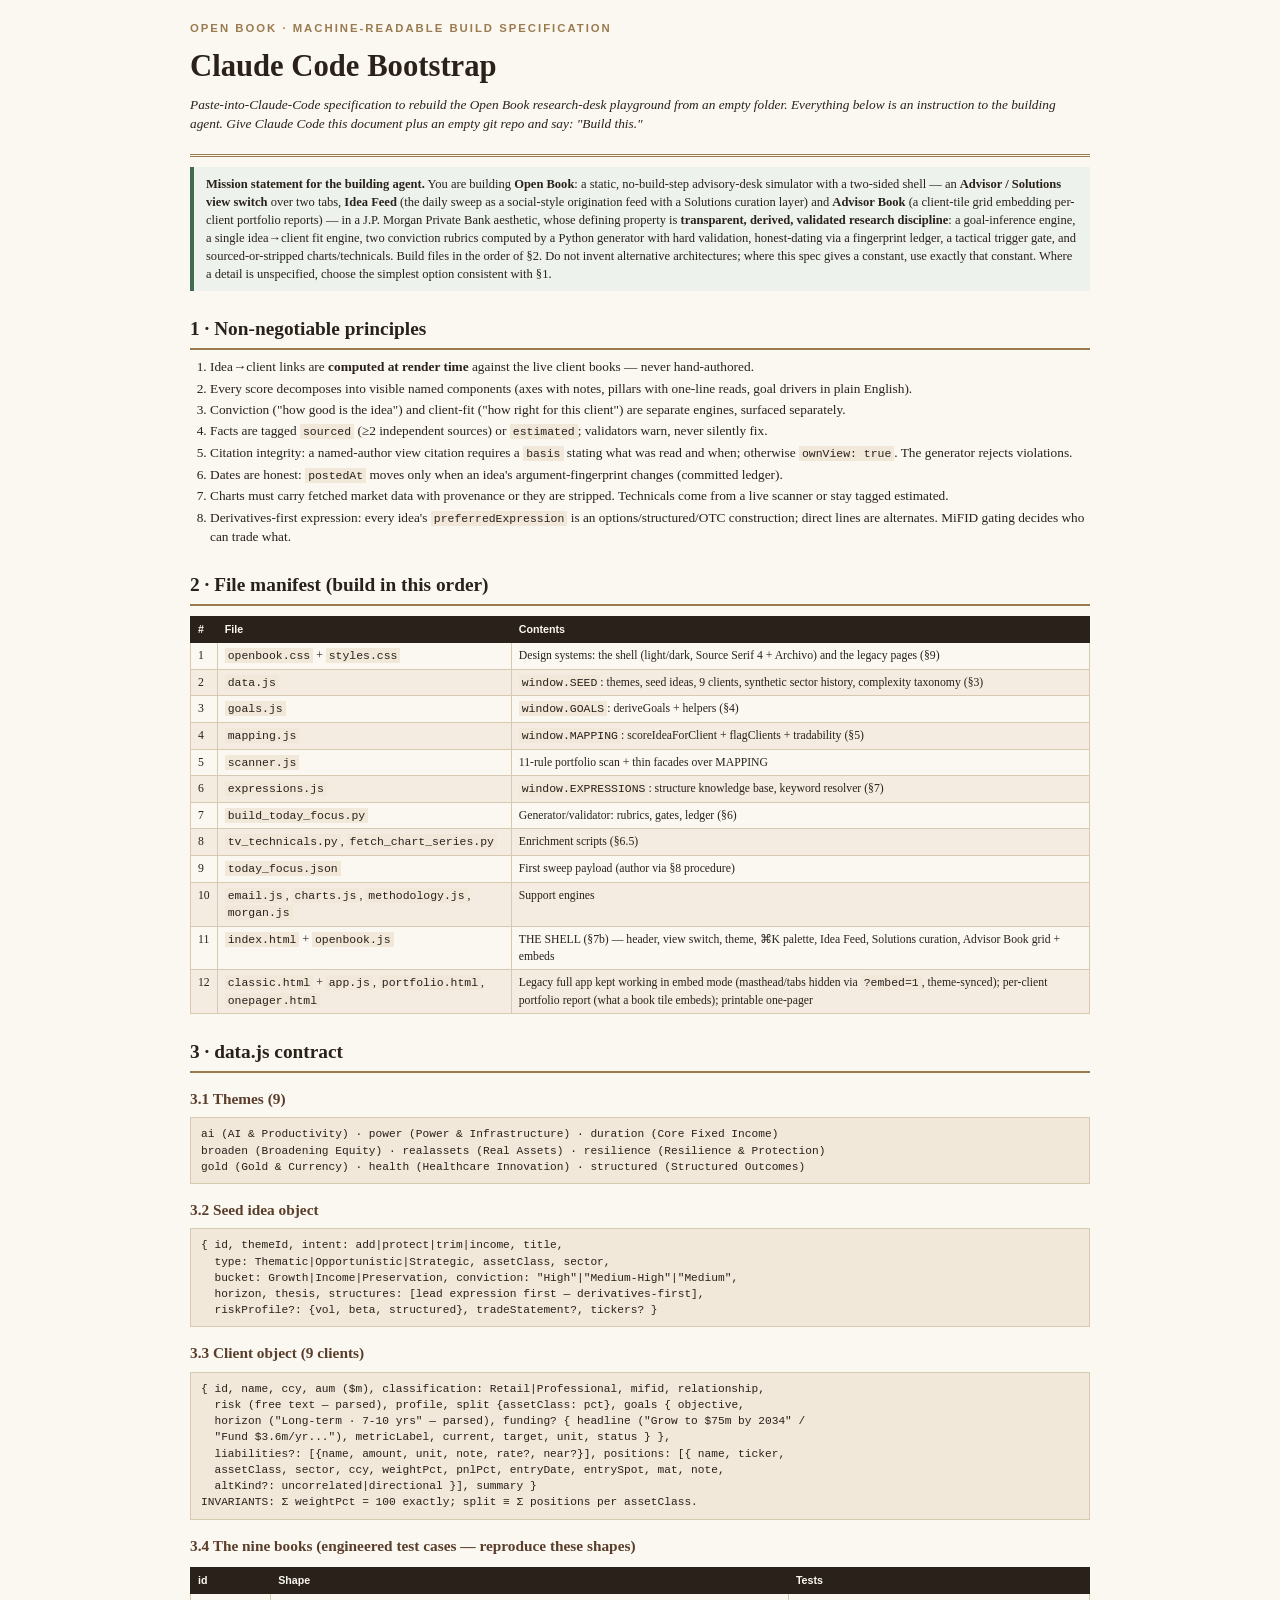
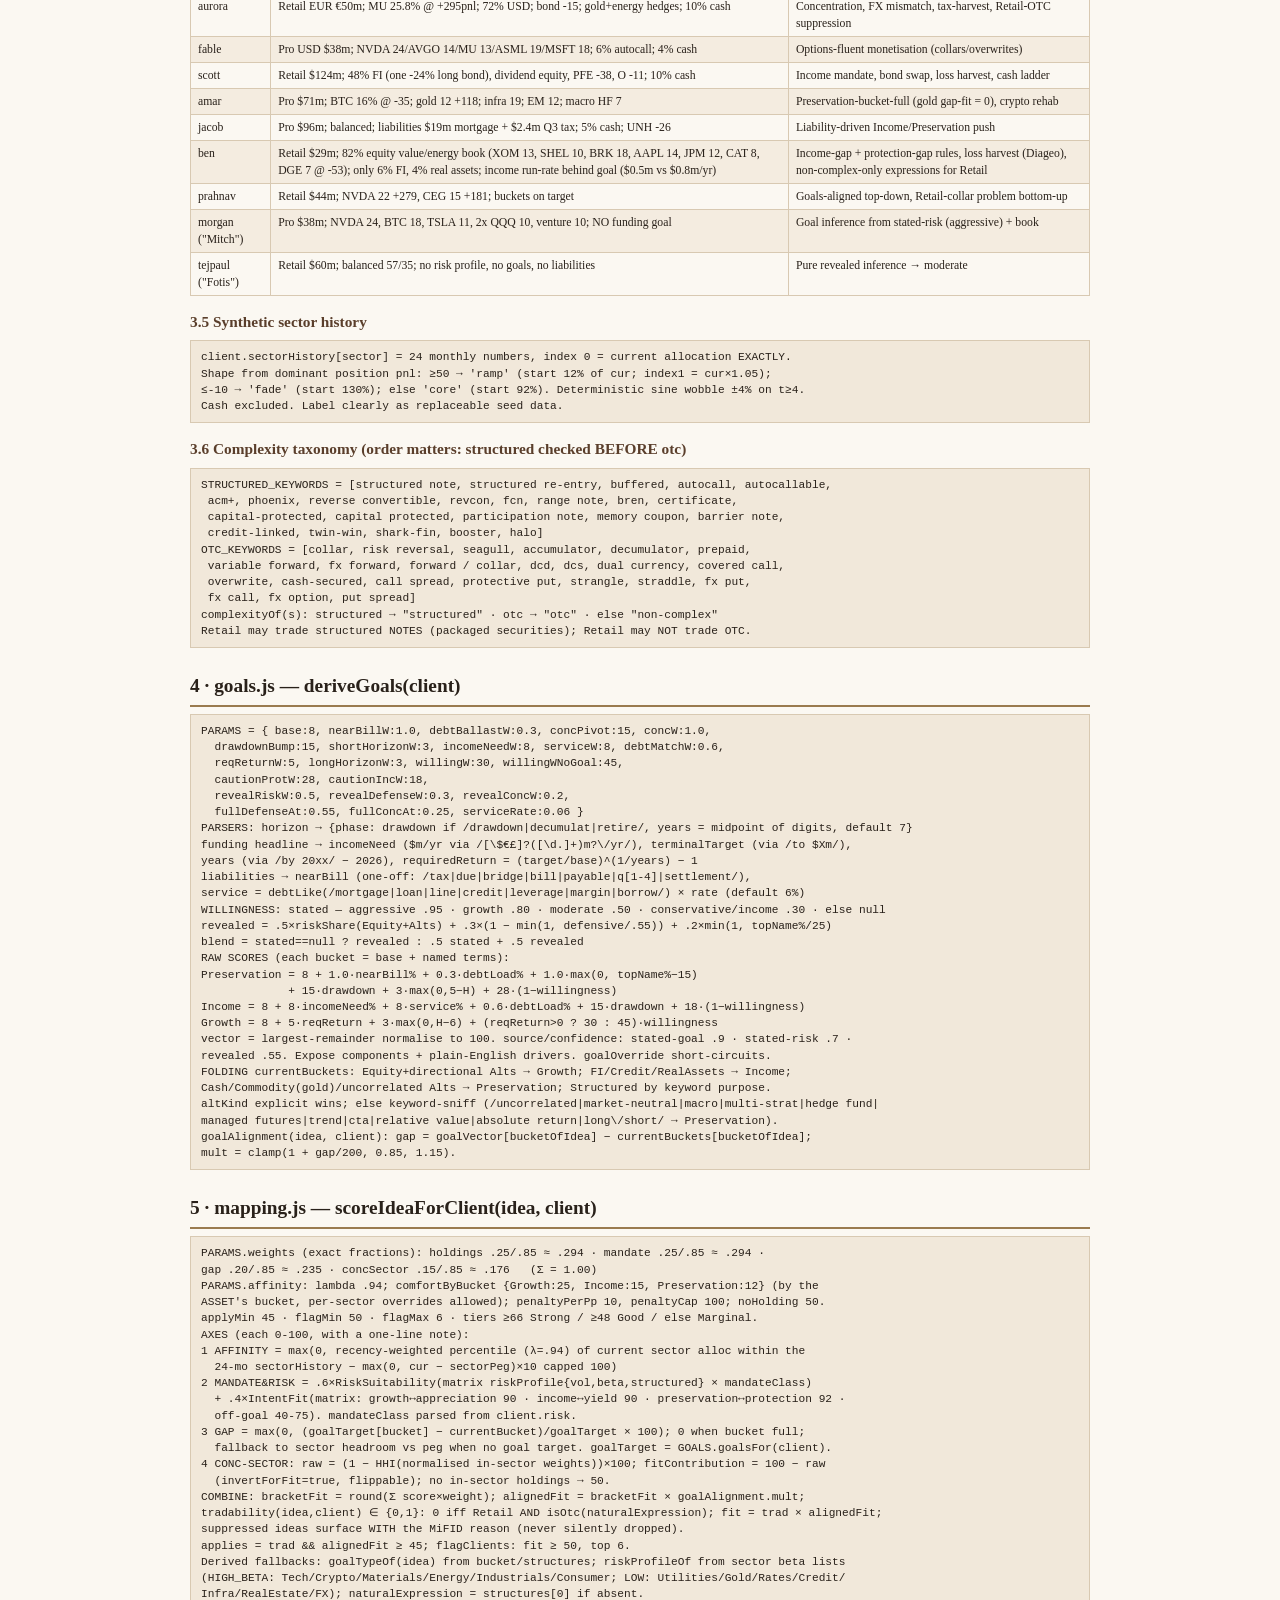
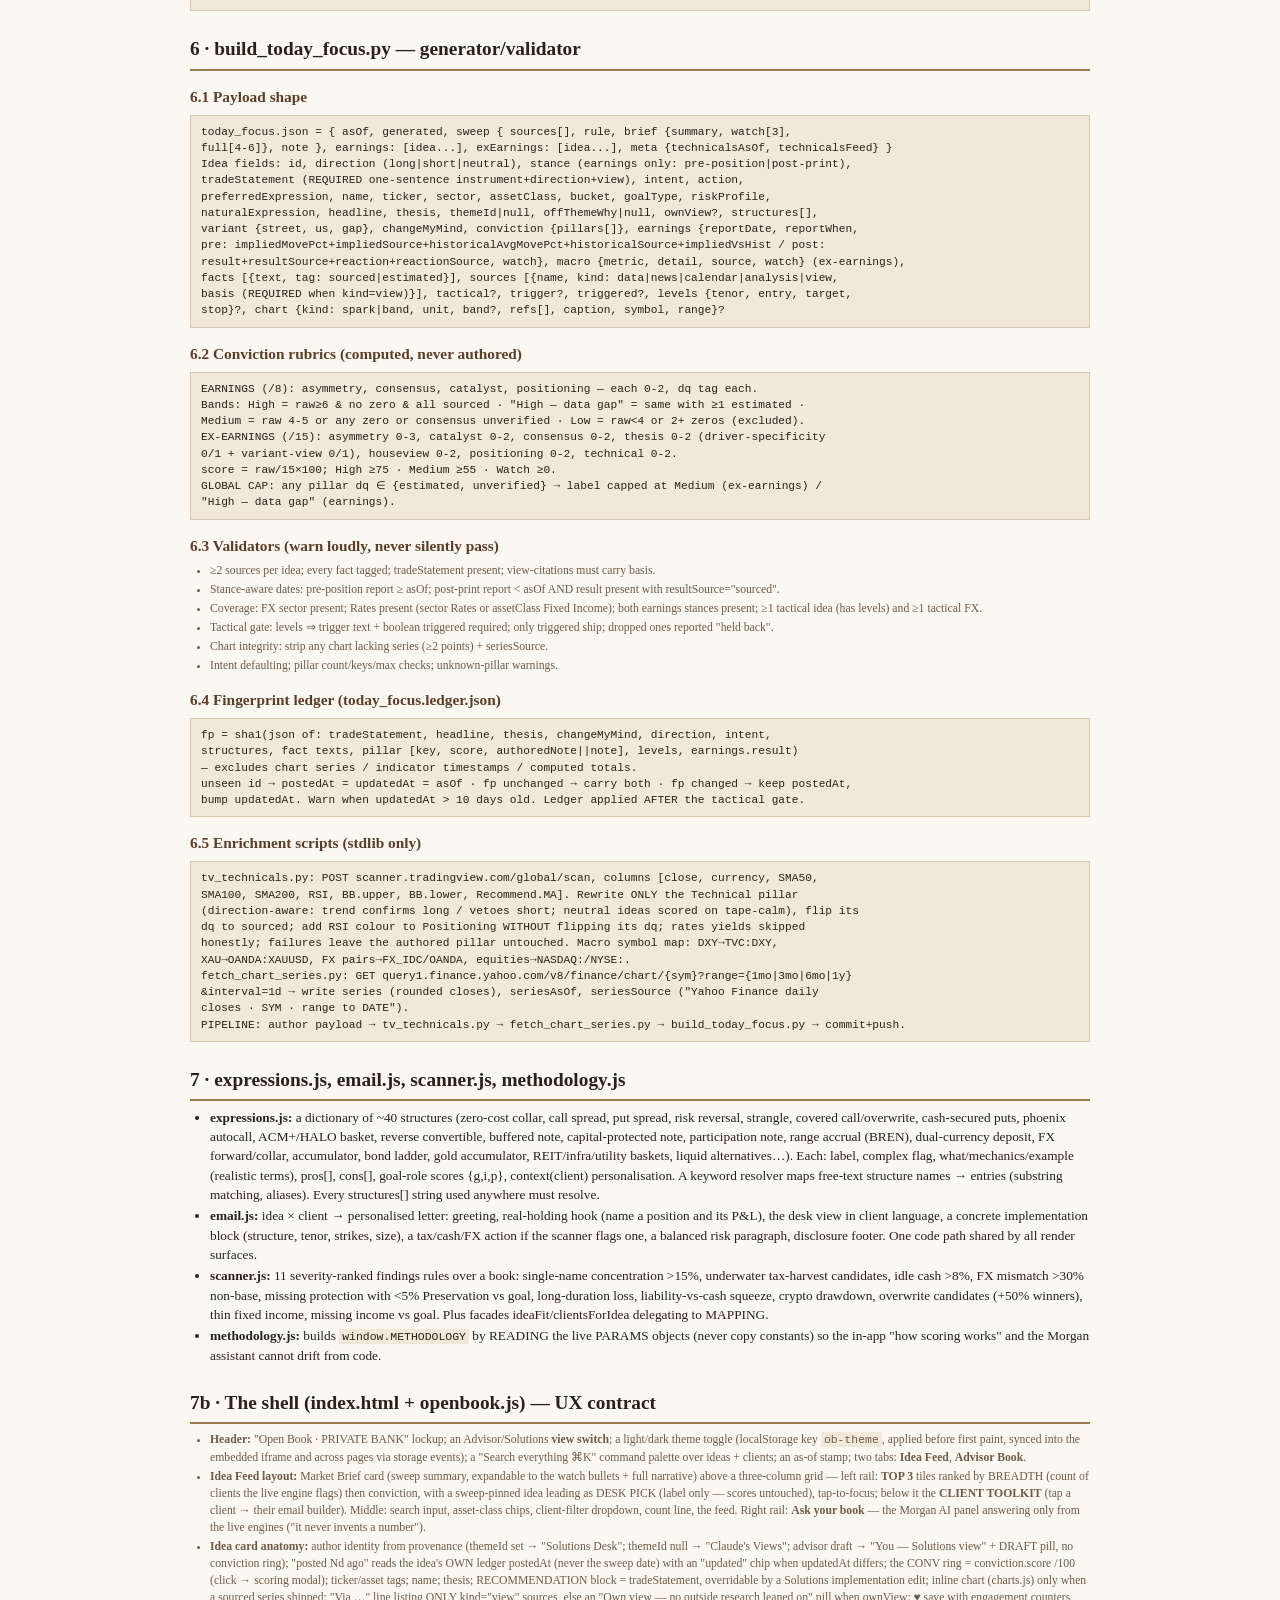
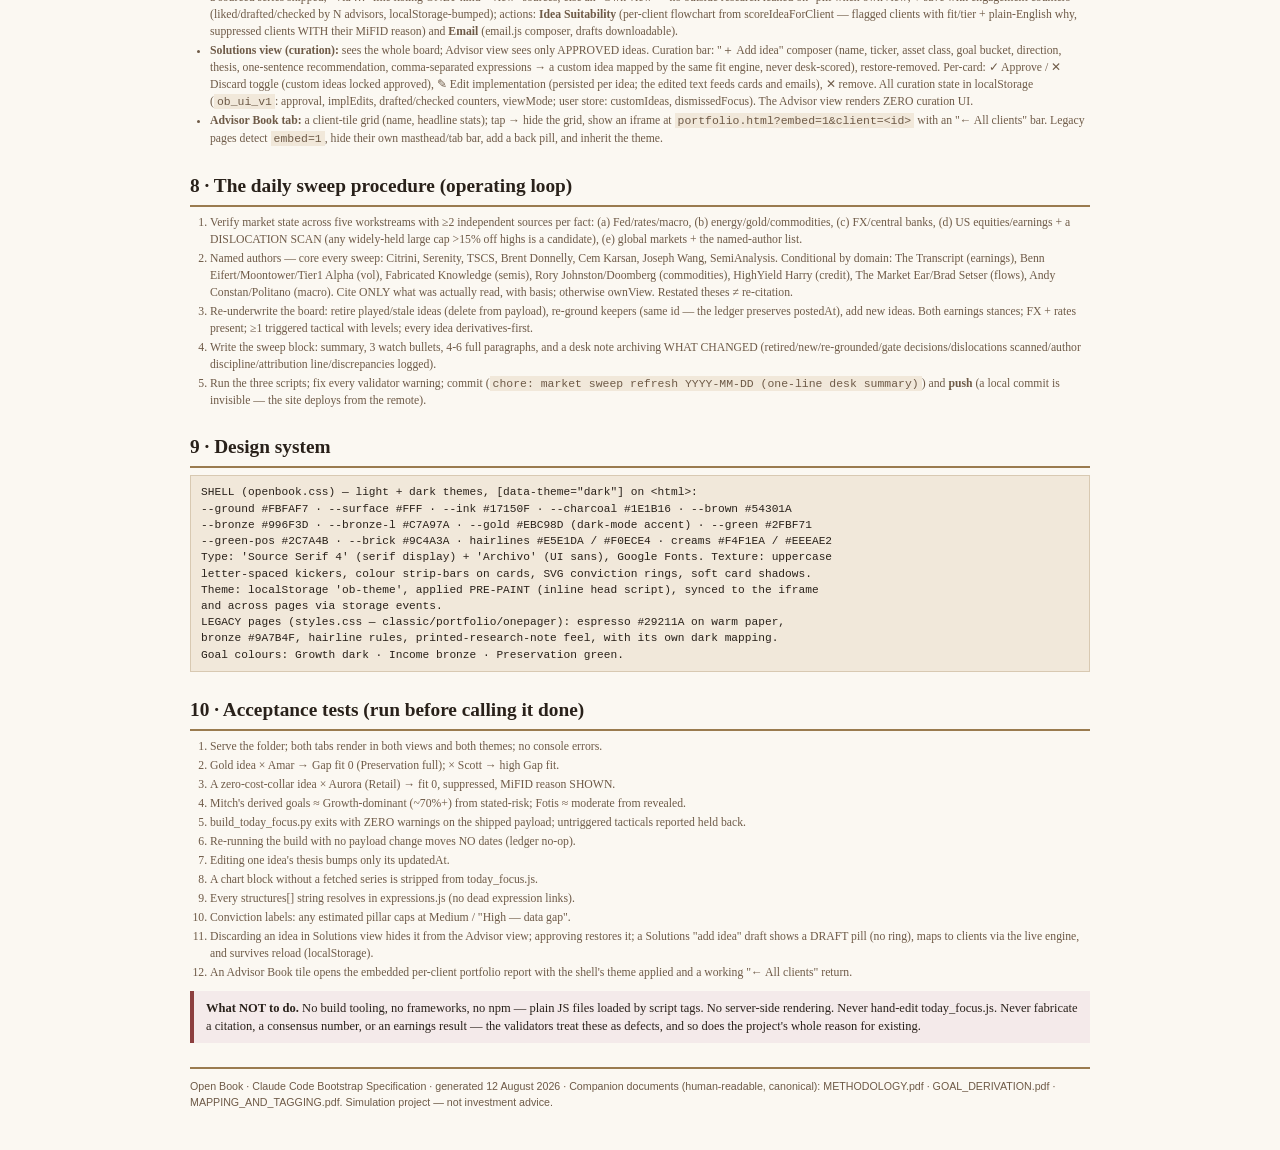
<file: CLAUDE_CODE_BOOTSTRAP.html>
<!DOCTYPE html>
<html lang="en">
<head>
<meta charset="utf-8"/>
<title>Open Book — Claude Code Bootstrap Specification</title>
<style>
  @page { size: A4; margin: 16mm 14mm 15mm 14mm; }
  body { font-family: "Georgia", "Times New Roman", serif; color: #29211A; background: #FBF8F2;
         line-height: 1.45; font-size: 10pt; margin: 0; padding: 0; }
  .page { max-width: 900px; margin: 0 auto; padding: 20px 26px 40px 26px; }
  h1 { font-size: 23pt; margin: 0 0 4px 0; }
  h2 { font-size: 14.5pt; margin: 24px 0 7px 0; padding-bottom: 5px; border-bottom: 2px solid #9A7B4F; }
  h3 { font-size: 11.5pt; margin: 15px 0 5px 0; color: #5A3E2B; }
  p { margin: 6px 0; }
  .kicker { font-family: "Helvetica","Arial",sans-serif; font-size: 8.5pt; letter-spacing: 2px;
            text-transform: uppercase; color: #9A7B4F; font-weight: 700; margin: 0 0 8px 0; }
  .cover { border-bottom: 3px double #9A7B4F; padding-bottom: 14px; margin-bottom: 10px; }
  .note, .key, .warn { border-left: 4px solid #9A7B4F; background: #F4ECE0; padding: 8px 12px; margin: 10px 0; font-size: 9.4pt; }
  .key { border-left-color: #3F6B4E; background: #EDF2ED; }
  .warn { border-left-color: #8C3F3F; background: #F4EAEA; }
  table.data { border-collapse: collapse; width: 100%; margin: 10px 0; font-size: 8.8pt; }
  table.data th { background: #29211A; color: #FBF8F2; text-align: left; padding: 5px 7px;
    font-family: "Helvetica","Arial",sans-serif; font-size: 8pt; font-weight: 700; border: 1px solid #29211A; }
  table.data td { padding: 4px 7px; border: 1px solid #D8C9B2; vertical-align: top; }
  table.data tr.alt td { background: #F4ECE0; }
  .formula, pre.spec { font-family: "Consolas","Courier New",monospace; font-size: 8.4pt; background: #F1E8DA;
             padding: 8px 10px; border: 1px solid #D8C9B2; margin: 7px 0; display: block; white-space: pre-wrap; }
  code { font-family: "Consolas","Courier New",monospace; font-size: 8.6pt; background: #F1E8DA; padding: 1px 3px; }
  ul, ol { margin: 5px 0; padding-left: 20px; }
  li { margin: 2px 0; }
  .small { font-size: 8.8pt; color: #6E5A47; }
  .pagebreak { page-break-before: always; }
  .footer { margin-top: 24px; padding-top: 10px; border-top: 2px solid #9A7B4F;
            font-family: "Helvetica","Arial",sans-serif; font-size: 8pt; color: #6E5A47; }
</style>
</head>
<body>
<div class="page">

<div class="cover">
  <p class="kicker">Open Book · Machine-Readable Build Specification</p>
  <h1>Claude Code Bootstrap</h1>
  <p><em>Paste-into-Claude-Code specification to rebuild the Open Book research-desk playground from an empty
  folder. Everything below is an instruction to the building agent. Give Claude Code this document plus an
  empty git repo and say: "Build this."</em></p>
</div>

<div class="key"><b>Mission statement for the building agent.</b> You are building <b>Open Book</b>: a
static, no-build-step advisory-desk simulator with a two-sided shell — an <b>Advisor / Solutions view
switch</b> over two tabs, <b>Idea Feed</b> (the daily sweep as a social-style origination feed with a
Solutions curation layer) and <b>Advisor Book</b> (a client-tile grid embedding per-client portfolio
reports) — in a J.P. Morgan Private Bank aesthetic, whose defining property is <b>transparent,
derived, validated research discipline</b>: a goal-inference engine, a single idea→client fit engine,
two conviction rubrics computed by a Python generator with hard validation, honest-dating via a
fingerprint ledger, a tactical trigger gate, and sourced-or-stripped charts/technicals. Build files in
the order of §2. Do not invent alternative architectures; where this spec gives a constant, use exactly
that constant. Where a detail is unspecified, choose the simplest option consistent with §1.</div>

<h2>1 · Non-negotiable principles</h2>
<ol>
<li>Idea→client links are <b>computed at render time</b> against the live client books — never hand-authored.</li>
<li>Every score decomposes into visible named components (axes with notes, pillars with one-line reads, goal drivers in plain English).</li>
<li>Conviction ("how good is the idea") and client-fit ("how right for this client") are separate engines, surfaced separately.</li>
<li>Facts are tagged <code>sourced</code> (≥2 independent sources) or <code>estimated</code>; validators warn, never silently fix.</li>
<li>Citation integrity: a named-author view citation requires a <code>basis</code> stating what was read and when; otherwise <code>ownView: true</code>. The generator rejects violations.</li>
<li>Dates are honest: <code>postedAt</code> moves only when an idea's argument-fingerprint changes (committed ledger).</li>
<li>Charts must carry fetched market data with provenance or they are stripped. Technicals come from a live scanner or stay tagged estimated.</li>
<li>Derivatives-first expression: every idea's <code>preferredExpression</code> is an options/structured/OTC construction; direct lines are alternates. MiFID gating decides who can trade what.</li>
</ol>

<h2>2 · File manifest (build in this order)</h2>
<table class="data">
<tr><th>#</th><th>File</th><th>Contents</th></tr>
<tr><td>1</td><td><code>openbook.css</code> + <code>styles.css</code></td><td>Design systems: the shell (light/dark, Source Serif 4 + Archivo) and the legacy pages (§9)</td></tr>
<tr class="alt"><td>2</td><td><code>data.js</code></td><td><code>window.SEED</code>: themes, seed ideas, 9 clients, synthetic sector history, complexity taxonomy (§3)</td></tr>
<tr><td>3</td><td><code>goals.js</code></td><td><code>window.GOALS</code>: deriveGoals + helpers (§4)</td></tr>
<tr class="alt"><td>4</td><td><code>mapping.js</code></td><td><code>window.MAPPING</code>: scoreIdeaForClient + flagClients + tradability (§5)</td></tr>
<tr><td>5</td><td><code>scanner.js</code></td><td>11-rule portfolio scan + thin facades over MAPPING</td></tr>
<tr class="alt"><td>6</td><td><code>expressions.js</code></td><td><code>window.EXPRESSIONS</code>: structure knowledge base, keyword resolver (§7)</td></tr>
<tr><td>7</td><td><code>build_today_focus.py</code></td><td>Generator/validator: rubrics, gates, ledger (§6)</td></tr>
<tr class="alt"><td>8</td><td><code>tv_technicals.py</code>, <code>fetch_chart_series.py</code></td><td>Enrichment scripts (§6.5)</td></tr>
<tr><td>9</td><td><code>today_focus.json</code></td><td>First sweep payload (author via §8 procedure)</td></tr>
<tr class="alt"><td>10</td><td><code>email.js</code>, <code>charts.js</code>, <code>methodology.js</code>, <code>morgan.js</code></td><td>Support engines</td></tr>
<tr><td>11</td><td><code>index.html</code> + <code>openbook.js</code></td><td>THE SHELL (§7b) — header, view switch, theme, ⌘K palette, Idea Feed, Solutions curation, Advisor Book grid + embeds</td></tr>
<tr class="alt"><td>12</td><td><code>classic.html</code> + <code>app.js</code>, <code>portfolio.html</code>, <code>onepager.html</code></td><td>Legacy full app kept working in embed mode (masthead/tabs hidden via <code>?embed=1</code>, theme-synced); per-client portfolio report (what a book tile embeds); printable one-pager</td></tr>
</table>

<h2 class="pagebreak">3 · data.js contract</h2>
<h3>3.1 Themes (9)</h3>
<pre class="spec">ai (AI &amp; Productivity) · power (Power &amp; Infrastructure) · duration (Core Fixed Income)
broaden (Broadening Equity) · realassets (Real Assets) · resilience (Resilience &amp; Protection)
gold (Gold &amp; Currency) · health (Healthcare Innovation) · structured (Structured Outcomes)</pre>
<h3>3.2 Seed idea object</h3>
<pre class="spec">{ id, themeId, intent: add|protect|trim|income, title,
  type: Thematic|Opportunistic|Strategic, assetClass, sector,
  bucket: Growth|Income|Preservation, conviction: "High"|"Medium-High"|"Medium",
  horizon, thesis, structures: [lead expression first — derivatives-first],
  riskProfile?: {vol, beta, structured}, tradeStatement?, tickers? }</pre>
<h3>3.3 Client object (9 clients)</h3>
<pre class="spec">{ id, name, ccy, aum ($m), classification: Retail|Professional, mifid, relationship,
  risk (free text — parsed), profile, split {assetClass: pct}, goals { objective,
  horizon ("Long-term · 7-10 yrs" — parsed), funding? { headline ("Grow to $75m by 2034" /
  "Fund $3.6m/yr..."), metricLabel, current, target, unit, status } },
  liabilities?: [{name, amount, unit, note, rate?, near?}], positions: [{ name, ticker,
  assetClass, sector, ccy, weightPct, pnlPct, entryDate, entrySpot, mat, note,
  altKind?: uncorrelated|directional }], summary }
INVARIANTS: Σ weightPct = 100 exactly; split ≡ Σ positions per assetClass.</pre>
<h3>3.4 The nine books (engineered test cases — reproduce these shapes)</h3>
<table class="data">
<tr><th>id</th><th>Shape</th><th>Tests</th></tr>
<tr><td>aurora</td><td>Retail EUR €50m; MU 25.8% @ +295pnl; 72% USD; bond -15; gold+energy hedges; 10% cash</td><td>Concentration, FX mismatch, tax-harvest, Retail-OTC suppression</td></tr>
<tr class="alt"><td>fable</td><td>Pro USD $38m; NVDA 24/AVGO 14/MU 13/ASML 19/MSFT 18; 6% autocall; 4% cash</td><td>Options-fluent monetisation (collars/overwrites)</td></tr>
<tr><td>scott</td><td>Retail $124m; 48% FI (one -24% long bond), dividend equity, PFE -38, O -11; 10% cash</td><td>Income mandate, bond swap, loss harvest, cash ladder</td></tr>
<tr class="alt"><td>amar</td><td>Pro $71m; BTC 16% @ -35; gold 12 +118; infra 19; EM 12; macro HF 7</td><td>Preservation-bucket-full (gold gap-fit = 0), crypto rehab</td></tr>
<tr><td>jacob</td><td>Pro $96m; balanced; liabilities $19m mortgage + $2.4m Q3 tax; 5% cash; UNH -26</td><td>Liability-driven Income/Preservation push</td></tr>
<tr class="alt"><td>ben</td><td>Retail $29m; 82% equity value/energy book (XOM 13, SHEL 10, BRK 18, AAPL 14, JPM 12, CAT 8, DGE 7 @ -53); only 6% FI, 4% real assets; income run-rate behind goal ($0.5m vs $0.8m/yr)</td><td>Income-gap + protection-gap rules, loss harvest (Diageo), non-complex-only expressions for Retail</td></tr>
<tr><td>prahnav</td><td>Retail $44m; NVDA 22 +279, CEG 15 +181; buckets on target</td><td>Goals-aligned top-down, Retail-collar problem bottom-up</td></tr>
<tr class="alt"><td>morgan ("Mitch")</td><td>Pro $38m; NVDA 24, BTC 18, TSLA 11, 2x QQQ 10, venture 10; NO funding goal</td><td>Goal inference from stated-risk (aggressive) + book</td></tr>
<tr><td>tejpaul ("Fotis")</td><td>Retail $60m; balanced 57/35; no risk profile, no goals, no liabilities</td><td>Pure revealed inference → moderate</td></tr>
</table>
<h3>3.5 Synthetic sector history</h3>
<pre class="spec">client.sectorHistory[sector] = 24 monthly numbers, index 0 = current allocation EXACTLY.
Shape from dominant position pnl: ≥50 → 'ramp' (start 12% of cur; index1 = cur×1.05);
≤-10 → 'fade' (start 130%); else 'core' (start 92%). Deterministic sine wobble ±4% on t≥4.
Cash excluded. Label clearly as replaceable seed data.</pre>
<h3>3.6 Complexity taxonomy (order matters: structured checked BEFORE otc)</h3>
<pre class="spec">STRUCTURED_KEYWORDS = [structured note, structured re-entry, buffered, autocall, autocallable,
 acm+, phoenix, reverse convertible, revcon, fcn, range note, bren, certificate,
 capital-protected, capital protected, participation note, memory coupon, barrier note,
 credit-linked, twin-win, shark-fin, booster, halo]
OTC_KEYWORDS = [collar, risk reversal, seagull, accumulator, decumulator, prepaid,
 variable forward, fx forward, forward / collar, dcd, dcs, dual currency, covered call,
 overwrite, cash-secured, call spread, protective put, strangle, straddle, fx put,
 fx call, fx option, put spread]
complexityOf(s): structured → "structured" · otc → "otc" · else "non-complex"
Retail may trade structured NOTES (packaged securities); Retail may NOT trade OTC.</pre>

<h2 class="pagebreak">4 · goals.js — deriveGoals(client)</h2>
<pre class="spec">PARAMS = { base:8, nearBillW:1.0, debtBallastW:0.3, concPivot:15, concW:1.0,
  drawdownBump:15, shortHorizonW:3, incomeNeedW:8, serviceW:8, debtMatchW:0.6,
  reqReturnW:5, longHorizonW:3, willingW:30, willingWNoGoal:45,
  cautionProtW:28, cautionIncW:18,
  revealRiskW:0.5, revealDefenseW:0.3, revealConcW:0.2,
  fullDefenseAt:0.55, fullConcAt:0.25, serviceRate:0.06 }
PARSERS: horizon → {phase: drawdown if /drawdown|decumulat|retire/, years = midpoint of digits, default 7}
funding headline → incomeNeed ($m/yr via /[\$€£]?([\d.]+)m?\/yr/), terminalTarget (via /to $Xm/),
years (via /by 20xx/ − 2026), requiredReturn = (target/base)^(1/years) − 1
liabilities → nearBill (one-off: /tax|due|bridge|bill|payable|q[1-4]|settlement/),
service = debtLike(/mortgage|loan|line|credit|leverage|margin|borrow/) × rate (default 6%)
WILLINGNESS: stated — aggressive .95 · growth .80 · moderate .50 · conservative/income .30 · else null
revealed = .5×riskShare(Equity+Alts) + .3×(1 − min(1, defensive/.55)) + .2×min(1, topName%/25)
blend = stated==null ? revealed : .5 stated + .5 revealed
RAW SCORES (each bucket = base + named terms):
Preservation = 8 + 1.0·nearBill% + 0.3·debtLoad% + 1.0·max(0, topName%−15)
             + 15·drawdown + 3·max(0,5−H) + 28·(1−willingness)
Income = 8 + 8·incomeNeed% + 8·service% + 0.6·debtLoad% + 15·drawdown + 18·(1−willingness)
Growth = 8 + 5·reqReturn + 3·max(0,H−6) + (reqReturn&gt;0 ? 30 : 45)·willingness
vector = largest-remainder normalise to 100. source/confidence: stated-goal .9 · stated-risk .7 ·
revealed .55. Expose components + plain-English drivers. goalOverride short-circuits.
FOLDING currentBuckets: Equity+directional Alts → Growth; FI/Credit/RealAssets → Income;
Cash/Commodity(gold)/uncorrelated Alts → Preservation; Structured by keyword purpose.
altKind explicit wins; else keyword-sniff (/uncorrelated|market-neutral|macro|multi-strat|hedge fund|
managed futures|trend|cta|relative value|absolute return|long\/short/ → Preservation).
goalAlignment(idea, client): gap = goalVector[bucketOfIdea] − currentBuckets[bucketOfIdea];
mult = clamp(1 + gap/200, 0.85, 1.15).</pre>

<h2>5 · mapping.js — scoreIdeaForClient(idea, client)</h2>
<pre class="spec">PARAMS.weights (exact fractions): holdings .25/.85 ≈ .294 · mandate .25/.85 ≈ .294 ·
gap .20/.85 ≈ .235 · concSector .15/.85 ≈ .176   (Σ = 1.00)
PARAMS.affinity: lambda .94; comfortByBucket {Growth:25, Income:15, Preservation:12} (by the
ASSET's bucket, per-sector overrides allowed); penaltyPerPp 10, penaltyCap 100; noHolding 50.
applyMin 45 · flagMin 50 · flagMax 6 · tiers ≥66 Strong / ≥48 Good / else Marginal.
AXES (each 0-100, with a one-line note):
1 AFFINITY = max(0, recency-weighted percentile (λ=.94) of current sector alloc within the
  24-mo sectorHistory − max(0, cur − sectorPeg)×10 capped 100)
2 MANDATE&amp;RISK = .6×RiskSuitability(matrix riskProfile{vol,beta,structured} × mandateClass)
  + .4×IntentFit(matrix: growth↔appreciation 90 · income↔yield 90 · preservation↔protection 92 ·
  off-goal 40-75). mandateClass parsed from client.risk.
3 GAP = max(0, (goalTarget[bucket] − currentBucket)/goalTarget × 100); 0 when bucket full;
  fallback to sector headroom vs peg when no goal target. goalTarget = GOALS.goalsFor(client).
4 CONC-SECTOR: raw = (1 − HHI(normalised in-sector weights))×100; fitContribution = 100 − raw
  (invertForFit=true, flippable); no in-sector holdings → 50.
COMBINE: bracketFit = round(Σ score×weight); alignedFit = bracketFit × goalAlignment.mult;
tradability(idea,client) ∈ {0,1}: 0 iff Retail AND isOtc(naturalExpression); fit = trad × alignedFit;
suppressed ideas surface WITH the MiFID reason (never silently dropped).
applies = trad && alignedFit ≥ 45; flagClients: fit ≥ 50, top 6.
Derived fallbacks: goalTypeOf(idea) from bucket/structures; riskProfileOf from sector beta lists
(HIGH_BETA: Tech/Crypto/Materials/Energy/Industrials/Consumer; LOW: Utilities/Gold/Rates/Credit/
Infra/RealEstate/FX); naturalExpression = structures[0] if absent.</pre>

<h2 class="pagebreak">6 · build_today_focus.py — generator/validator</h2>
<h3>6.1 Payload shape</h3>
<pre class="spec">today_focus.json = { asOf, generated, sweep { sources[], rule, brief {summary, watch[3],
full[4-6]}, note }, earnings: [idea...], exEarnings: [idea...], meta {technicalsAsOf, technicalsFeed} }
Idea fields: id, direction (long|short|neutral), stance (earnings only: pre-position|post-print),
tradeStatement (REQUIRED one-sentence instrument+direction+view), intent, action,
preferredExpression, name, ticker, sector, assetClass, bucket, goalType, riskProfile,
naturalExpression, headline, thesis, themeId|null, offThemeWhy|null, ownView?, structures[],
variant {street, us, gap}, changeMyMind, conviction {pillars[]}, earnings {reportDate, reportWhen,
pre: impliedMovePct+impliedSource+historicalAvgMovePct+historicalSource+impliedVsHist / post:
result+resultSource+reaction+reactionSource, watch}, macro {metric, detail, source, watch} (ex-earnings),
facts [{text, tag: sourced|estimated}], sources [{name, kind: data|news|calendar|analysis|view,
basis (REQUIRED when kind=view)}], tactical?, trigger?, triggered?, levels {tenor, entry, target,
stop}?, chart {kind: spark|band, unit, band?, refs[], caption, symbol, range}?</pre>
<h3>6.2 Conviction rubrics (computed, never authored)</h3>
<pre class="spec">EARNINGS (/8): asymmetry, consensus, catalyst, positioning — each 0-2, dq tag each.
Bands: High = raw≥6 &amp; no zero &amp; all sourced · "High — data gap" = same with ≥1 estimated ·
Medium = raw 4-5 or any zero or consensus unverified · Low = raw&lt;4 or 2+ zeros (excluded).
EX-EARNINGS (/15): asymmetry 0-3, catalyst 0-2, consensus 0-2, thesis 0-2 (driver-specificity
0/1 + variant-view 0/1), houseview 0-2, positioning 0-2, technical 0-2.
score = raw/15×100; High ≥75 · Medium ≥55 · Watch ≥0.
GLOBAL CAP: any pillar dq ∈ {estimated, unverified} → label capped at Medium (ex-earnings) /
"High — data gap" (earnings).</pre>
<h3>6.3 Validators (warn loudly, never silently pass)</h3>
<ul class="small">
<li>≥2 sources per idea; every fact tagged; tradeStatement present; view-citations must carry basis.</li>
<li>Stance-aware dates: pre-position report ≥ asOf; post-print report &lt; asOf AND result present with resultSource="sourced".</li>
<li>Coverage: FX sector present; Rates present (sector Rates or assetClass Fixed Income); both earnings stances present; ≥1 tactical idea (has levels) and ≥1 tactical FX.</li>
<li>Tactical gate: levels ⇒ trigger text + boolean triggered required; only triggered ship; dropped ones reported "held back".</li>
<li>Chart integrity: strip any chart lacking series (≥2 points) + seriesSource.</li>
<li>Intent defaulting; pillar count/keys/max checks; unknown-pillar warnings.</li>
</ul>
<h3>6.4 Fingerprint ledger (today_focus.ledger.json)</h3>
<pre class="spec">fp = sha1(json of: tradeStatement, headline, thesis, changeMyMind, direction, intent,
structures, fact texts, pillar [key, score, authoredNote||note], levels, earnings.result)
— excludes chart series / indicator timestamps / computed totals.
unseen id → postedAt = updatedAt = asOf · fp unchanged → carry both · fp changed → keep postedAt,
bump updatedAt. Warn when updatedAt &gt; 10 days old. Ledger applied AFTER the tactical gate.</pre>
<h3>6.5 Enrichment scripts (stdlib only)</h3>
<pre class="spec">tv_technicals.py: POST scanner.tradingview.com/global/scan, columns [close, currency, SMA50,
SMA100, SMA200, RSI, BB.upper, BB.lower, Recommend.MA]. Rewrite ONLY the Technical pillar
(direction-aware: trend confirms long / vetoes short; neutral ideas scored on tape-calm), flip its
dq to sourced; add RSI colour to Positioning WITHOUT flipping its dq; rates yields skipped
honestly; failures leave the authored pillar untouched. Macro symbol map: DXY→TVC:DXY,
XAU→OANDA:XAUUSD, FX pairs→FX_IDC/OANDA, equities→NASDAQ:/NYSE:.
fetch_chart_series.py: GET query1.finance.yahoo.com/v8/finance/chart/{sym}?range={1mo|3mo|6mo|1y}
&amp;interval=1d → write series (rounded closes), seriesAsOf, seriesSource ("Yahoo Finance daily
closes · SYM · range to DATE").
PIPELINE: author payload → tv_technicals.py → fetch_chart_series.py → build_today_focus.py → commit+push.</pre>

<h2 class="pagebreak">7 · expressions.js, email.js, scanner.js, methodology.js</h2>
<ul>
<li><b>expressions.js:</b> a dictionary of ~40 structures (zero-cost collar, call spread, put spread, risk
reversal, strangle, covered call/overwrite, cash-secured puts, phoenix autocall, ACM+/HALO basket,
reverse convertible, buffered note, capital-protected note, participation note, range accrual (BREN),
dual-currency deposit, FX forward/collar, accumulator, bond ladder, gold accumulator, REIT/infra/utility
baskets, liquid alternatives…). Each: label, complex flag, what/mechanics/example (realistic terms),
pros[], cons[], goal-role scores {g,i,p}, context(client) personalisation. A keyword resolver maps free-text
structure names → entries (substring matching, aliases). Every structures[] string used anywhere must resolve.</li>
<li><b>email.js:</b> idea × client → personalised letter: greeting, real-holding hook (name a position and its
P&amp;L), the desk view in client language, a concrete implementation block (structure, tenor, strikes,
size), a tax/cash/FX action if the scanner flags one, a balanced risk paragraph, disclosure footer.
One code path shared by all render surfaces.</li>
<li><b>scanner.js:</b> 11 severity-ranked findings rules over a book: single-name concentration &gt;15%,
underwater tax-harvest candidates, idle cash &gt;8%, FX mismatch &gt;30% non-base, missing protection with
&lt;5% Preservation vs goal, long-duration loss, liability-vs-cash squeeze, crypto drawdown, overwrite
candidates (+50% winners), thin fixed income, missing income vs goal. Plus facades ideaFit/clientsForIdea
delegating to MAPPING.</li>
<li><b>methodology.js:</b> builds <code>window.METHODOLOGY</code> by READING the live PARAMS objects (never
copy constants) so the in-app "how scoring works" and the Morgan assistant cannot drift from code.</li>
</ul>

<h2>7b · The shell (index.html + openbook.js) — UX contract</h2>
<ul class="small">
<li><b>Header:</b> "Open Book · PRIVATE BANK" lockup; an Advisor/Solutions <b>view switch</b>; a light/dark theme toggle (localStorage key <code>ob-theme</code>, applied before first paint, synced into the embedded iframe and across pages via storage events); a "Search everything ⌘K" command palette over ideas + clients; an as-of stamp; two tabs: <b>Idea Feed</b>, <b>Advisor Book</b>.</li>
<li><b>Idea Feed layout:</b> Market Brief card (sweep summary, expandable to the watch bullets + full narrative) above a three-column grid — left rail: <b>TOP 3</b> tiles ranked by BREADTH (count of clients the live engine flags) then conviction, with a sweep-pinned idea leading as DESK PICK (label only — scores untouched), tap-to-focus; below it the <b>CLIENT TOOLKIT</b> (tap a client → their email builder). Middle: search input, asset-class chips, client-filter dropdown, count line, the feed. Right rail: <b>Ask your book</b> — the Morgan AI panel answering only from the live engines ("it never invents a number").</li>
<li><b>Idea card anatomy:</b> author identity from provenance (themeId set → "Solutions Desk"; themeId null → "Claude's Views"; advisor draft → "You — Solutions view" + DRAFT pill, no conviction ring); "posted Nd ago" reads the idea's OWN ledger postedAt (never the sweep date) with an "updated" chip when updatedAt differs; the CONV ring = conviction.score /100 (click → scoring modal); ticker/asset tags; name; thesis; RECOMMENDATION block = tradeStatement, overridable by a Solutions implementation edit; inline chart (charts.js) only when a sourced series shipped; "Via …" line listing ONLY kind="view" sources, else an "Own view — no outside research leaned on" pill when ownView; ♥ save with engagement counters (liked/drafted/checked by N advisors, localStorage-bumped); actions: <b>Idea Suitability</b> (per-client flowchart from scoreIdeaForClient — flagged clients with fit/tier + plain-English why, suppressed clients WITH their MiFID reason) and <b>Email</b> (email.js composer, drafts downloadable).</li>
<li><b>Solutions view (curation):</b> sees the whole board; Advisor view sees only APPROVED ideas. Curation bar: "＋ Add idea" composer (name, ticker, asset class, goal bucket, direction, thesis, one-sentence recommendation, comma-separated expressions → a custom idea mapped by the same fit engine, never desk-scored), restore-removed. Per-card: ✓ Approve / ✕ Discard toggle (custom ideas locked approved), ✎ Edit implementation (persisted per idea; the edited text feeds cards and emails), ✕ remove. All curation state in localStorage (<code>ob_ui_v1</code>: approval, implEdits, drafted/checked counters, viewMode; user store: customIdeas, dismissedFocus). The Advisor view renders ZERO curation UI.</li>
<li><b>Advisor Book tab:</b> a client-tile grid (name, headline stats); tap → hide the grid, show an iframe at <code>portfolio.html?embed=1&amp;client=&lt;id&gt;</code> with an "← All clients" bar. Legacy pages detect <code>embed=1</code>, hide their own masthead/tab bar, add a back pill, and inherit the theme.</li>
</ul>

<h2>8 · The daily sweep procedure (operating loop)</h2>
<ol class="small">
<li>Verify market state across five workstreams with ≥2 independent sources per fact: (a) Fed/rates/macro,
(b) energy/gold/commodities, (c) FX/central banks, (d) US equities/earnings + a DISLOCATION SCAN
(any widely-held large cap &gt;15% off highs is a candidate), (e) global markets + the named-author list.</li>
<li>Named authors — core every sweep: Citrini, Serenity, TSCS, Brent Donnelly, Cem Karsan, Joseph Wang,
SemiAnalysis. Conditional by domain: The Transcript (earnings), Benn Eifert/Moontower/Tier1 Alpha (vol),
Fabricated Knowledge (semis), Rory Johnston/Doomberg (commodities), HighYield Harry (credit),
The Market Ear/Brad Setser (flows), Andy Constan/Politano (macro). Cite ONLY what was actually read,
with basis; otherwise ownView. Restated theses ≠ re-citation.</li>
<li>Re-underwrite the board: retire played/stale ideas (delete from payload), re-ground keepers (same id —
the ledger preserves postedAt), add new ideas. Both earnings stances; FX + rates present; ≥1 triggered
tactical with levels; every idea derivatives-first.</li>
<li>Write the sweep block: summary, 3 watch bullets, 4-6 full paragraphs, and a desk note archiving WHAT
CHANGED (retired/new/re-grounded/gate decisions/dislocations scanned/author discipline/attribution
line/discrepancies logged).</li>
<li>Run the three scripts; fix every validator warning; commit
(<code>chore: market sweep refresh YYYY-MM-DD (one-line desk summary)</code>) and <b>push</b> (a local
commit is invisible — the site deploys from the remote).</li>
</ol>

<h2>9 · Design system</h2>
<pre class="spec">SHELL (openbook.css) — light + dark themes, [data-theme="dark"] on &lt;html&gt;:
--ground #FBFAF7 · --surface #FFF · --ink #17150F · --charcoal #1E1B16 · --brown #54301A
--bronze #996F3D · --bronze-l #C7A97A · --gold #EBC98D (dark-mode accent) · --green #2FBF71
--green-pos #2C7A4B · --brick #9C4A3A · hairlines #E5E1DA / #F0ECE4 · creams #F4F1EA / #EEEAE2
Type: 'Source Serif 4' (serif display) + 'Archivo' (UI sans), Google Fonts. Texture: uppercase
letter-spaced kickers, colour strip-bars on cards, SVG conviction rings, soft card shadows.
Theme: localStorage 'ob-theme', applied PRE-PAINT (inline head script), synced to the iframe
and across pages via storage events.
LEGACY pages (styles.css — classic/portfolio/onepager): espresso #29211A on warm paper,
bronze #9A7B4F, hairline rules, printed-research-note feel, with its own dark mapping.
Goal colours: Growth dark · Income bronze · Preservation green.</pre>

<h2>10 · Acceptance tests (run before calling it done)</h2>
<ol class="small">
<li>Serve the folder; both tabs render in both views and both themes; no console errors.</li>
<li>Gold idea × Amar → Gap fit 0 (Preservation full); × Scott → high Gap fit.</li>
<li>A zero-cost-collar idea × Aurora (Retail) → fit 0, suppressed, MiFID reason SHOWN.</li>
<li>Mitch's derived goals ≈ Growth-dominant (~70%+) from stated-risk; Fotis ≈ moderate from revealed.</li>
<li>build_today_focus.py exits with ZERO warnings on the shipped payload; untriggered tacticals reported held back.</li>
<li>Re-running the build with no payload change moves NO dates (ledger no-op).</li>
<li>Editing one idea's thesis bumps only its updatedAt.</li>
<li>A chart block without a fetched series is stripped from today_focus.js.</li>
<li>Every structures[] string resolves in expressions.js (no dead expression links).</li>
<li>Conviction labels: any estimated pillar caps at Medium / "High — data gap".</li>
<li>Discarding an idea in Solutions view hides it from the Advisor view; approving restores it; a Solutions "add idea" draft shows a DRAFT pill (no ring), maps to clients via the live engine, and survives reload (localStorage).</li>
<li>An Advisor Book tile opens the embedded per-client portfolio report with the shell's theme applied and a working "← All clients" return.</li>
</ol>

<div class="warn"><b>What NOT to do.</b> No build tooling, no frameworks, no npm — plain JS files loaded by
script tags. No server-side rendering. Never hand-edit today_focus.js. Never fabricate a citation, a
consensus number, or an earnings result — the validators treat these as defects, and so does the project's
whole reason for existing.</div>

<div class="footer">Open Book · Claude Code Bootstrap Specification · generated 12 August 2026 · Companion documents (human-readable, canonical): METHODOLOGY.pdf · GOAL_DERIVATION.pdf · MAPPING_AND_TAGGING.pdf. Simulation project — not investment advice.</div>

</div>
</body>
</html>
</file>
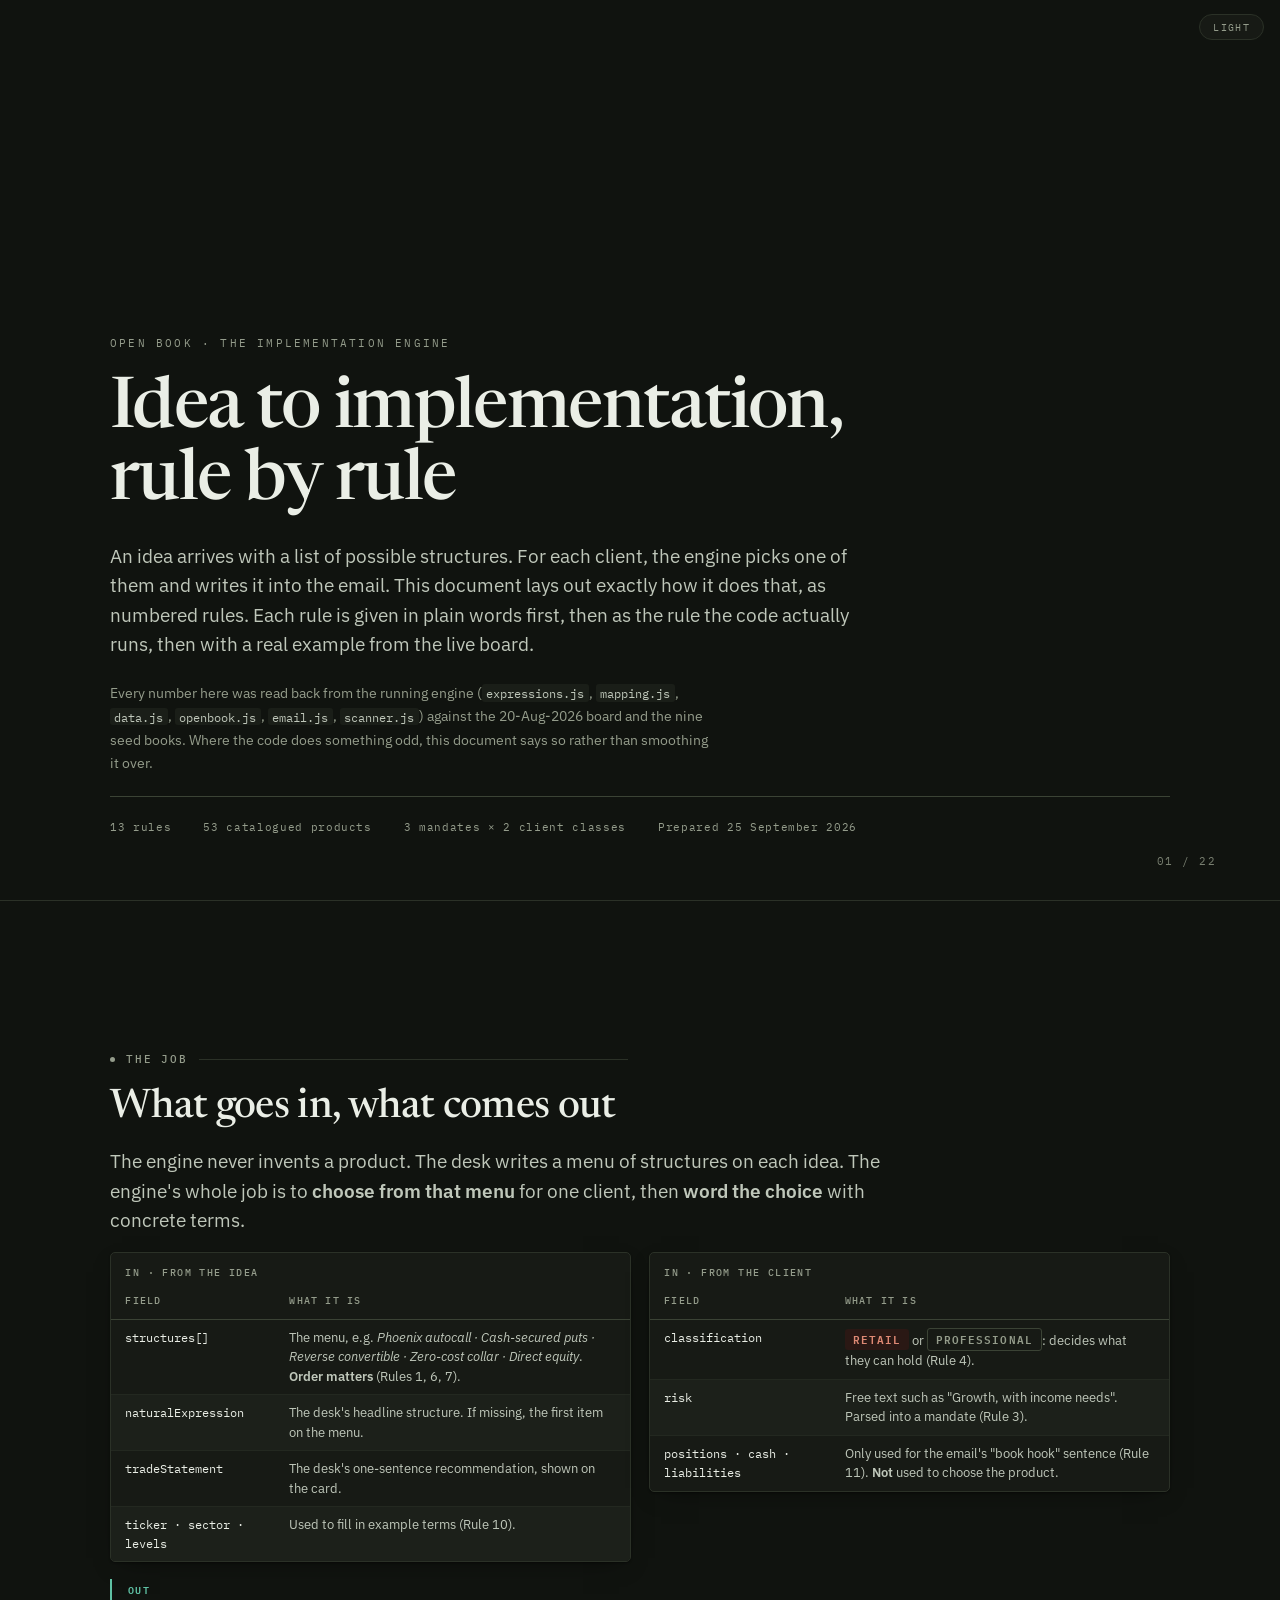
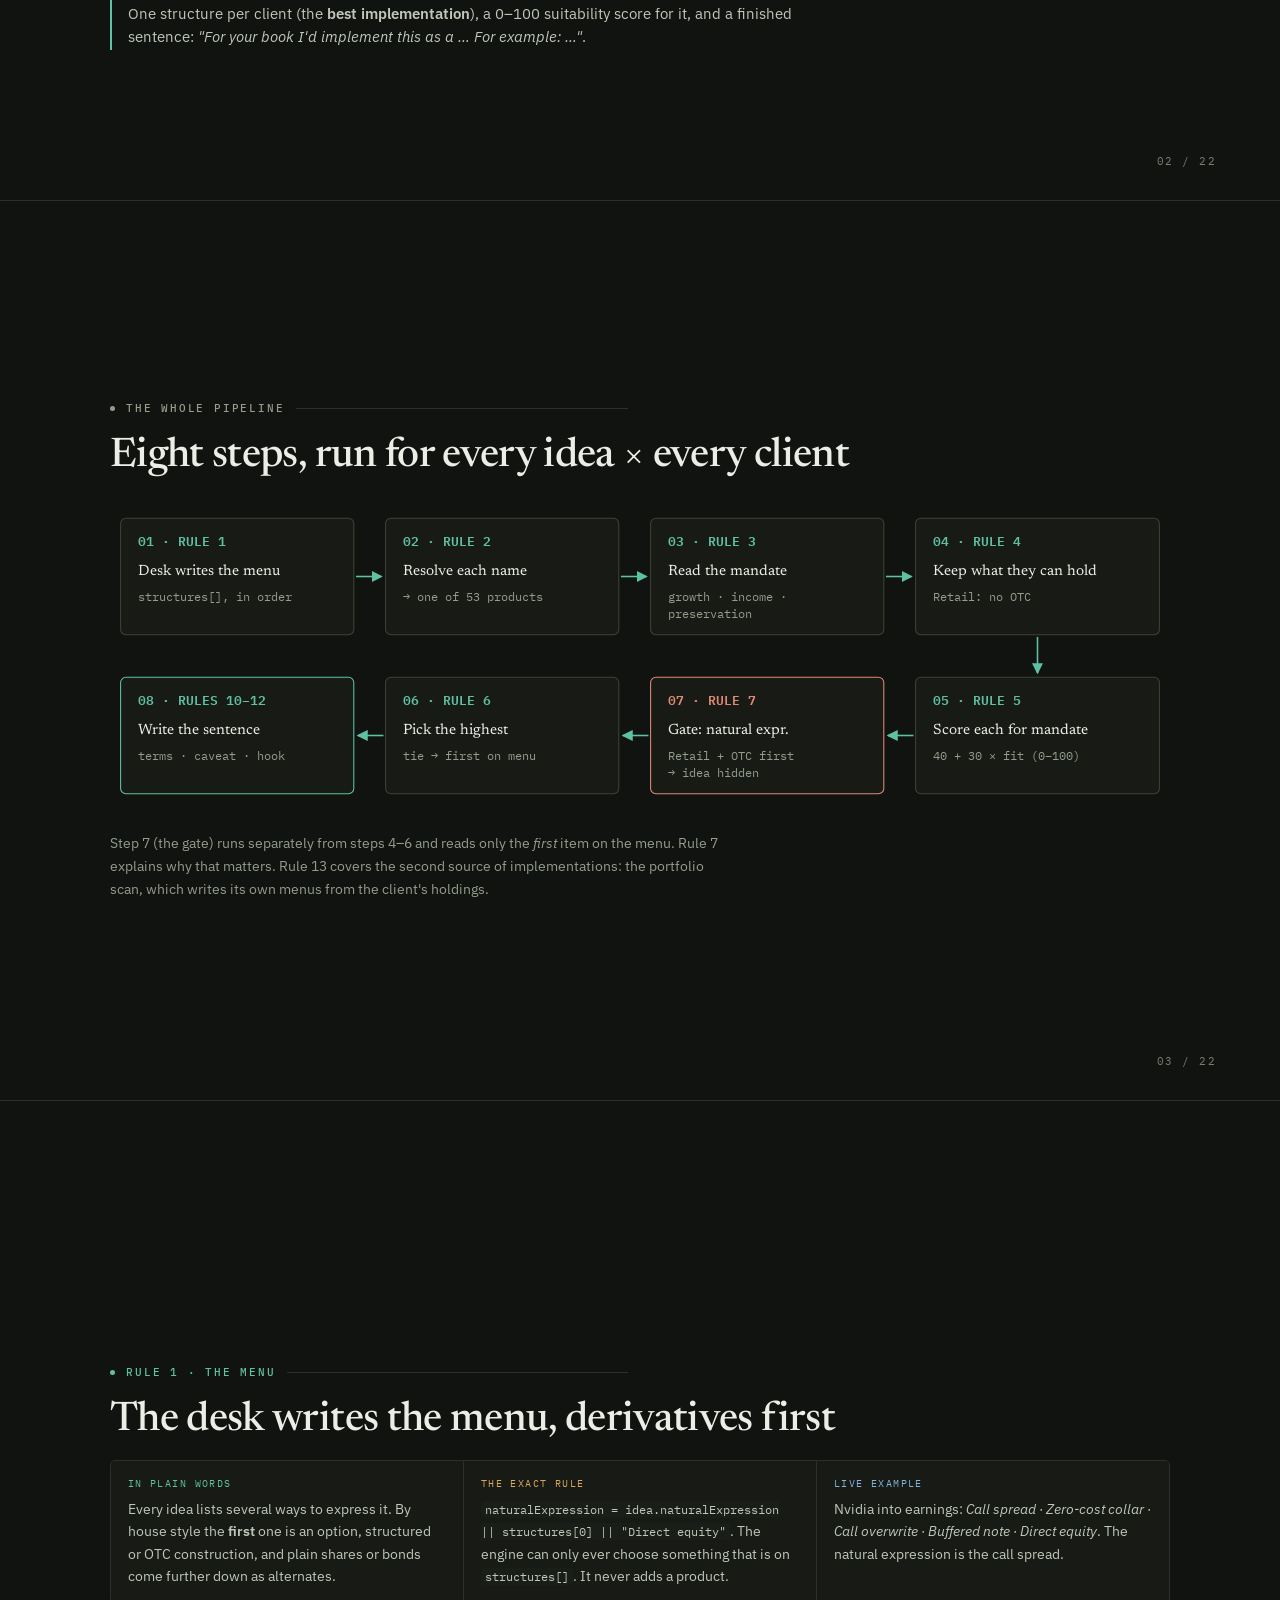
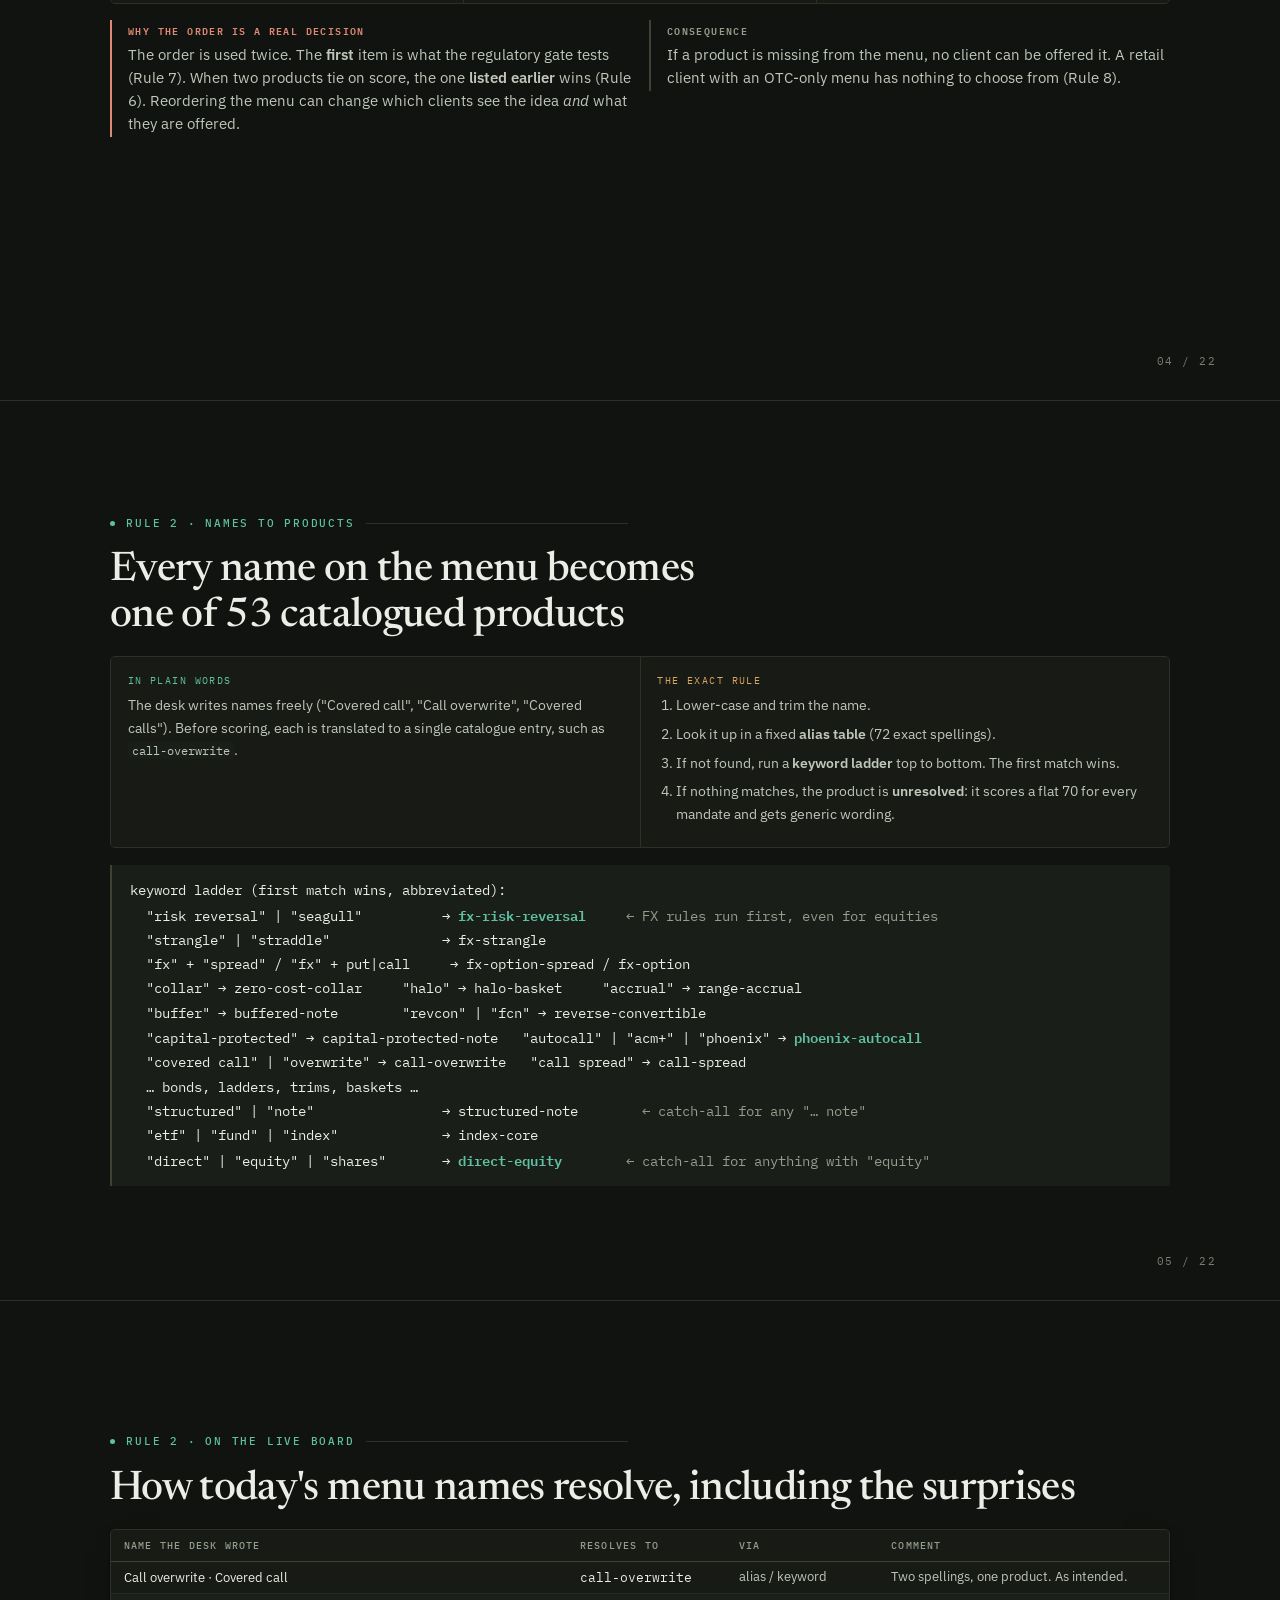
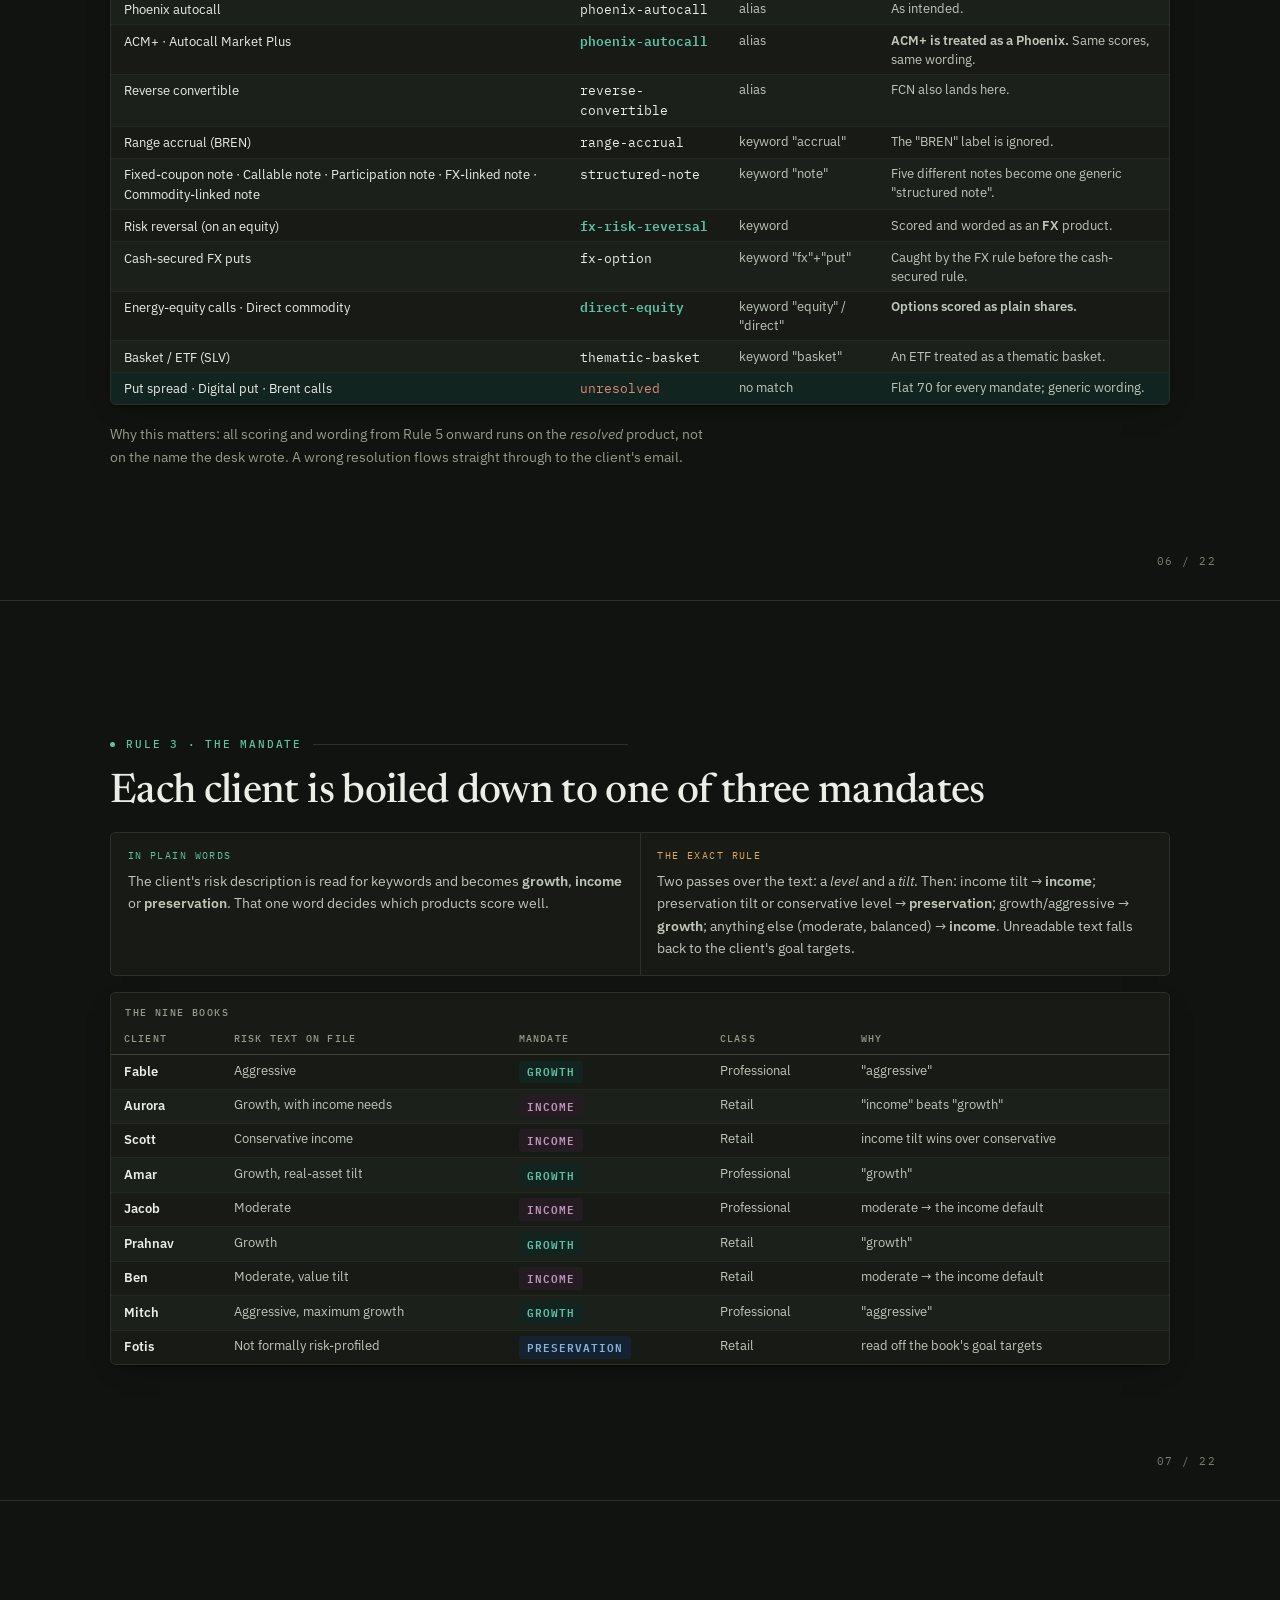
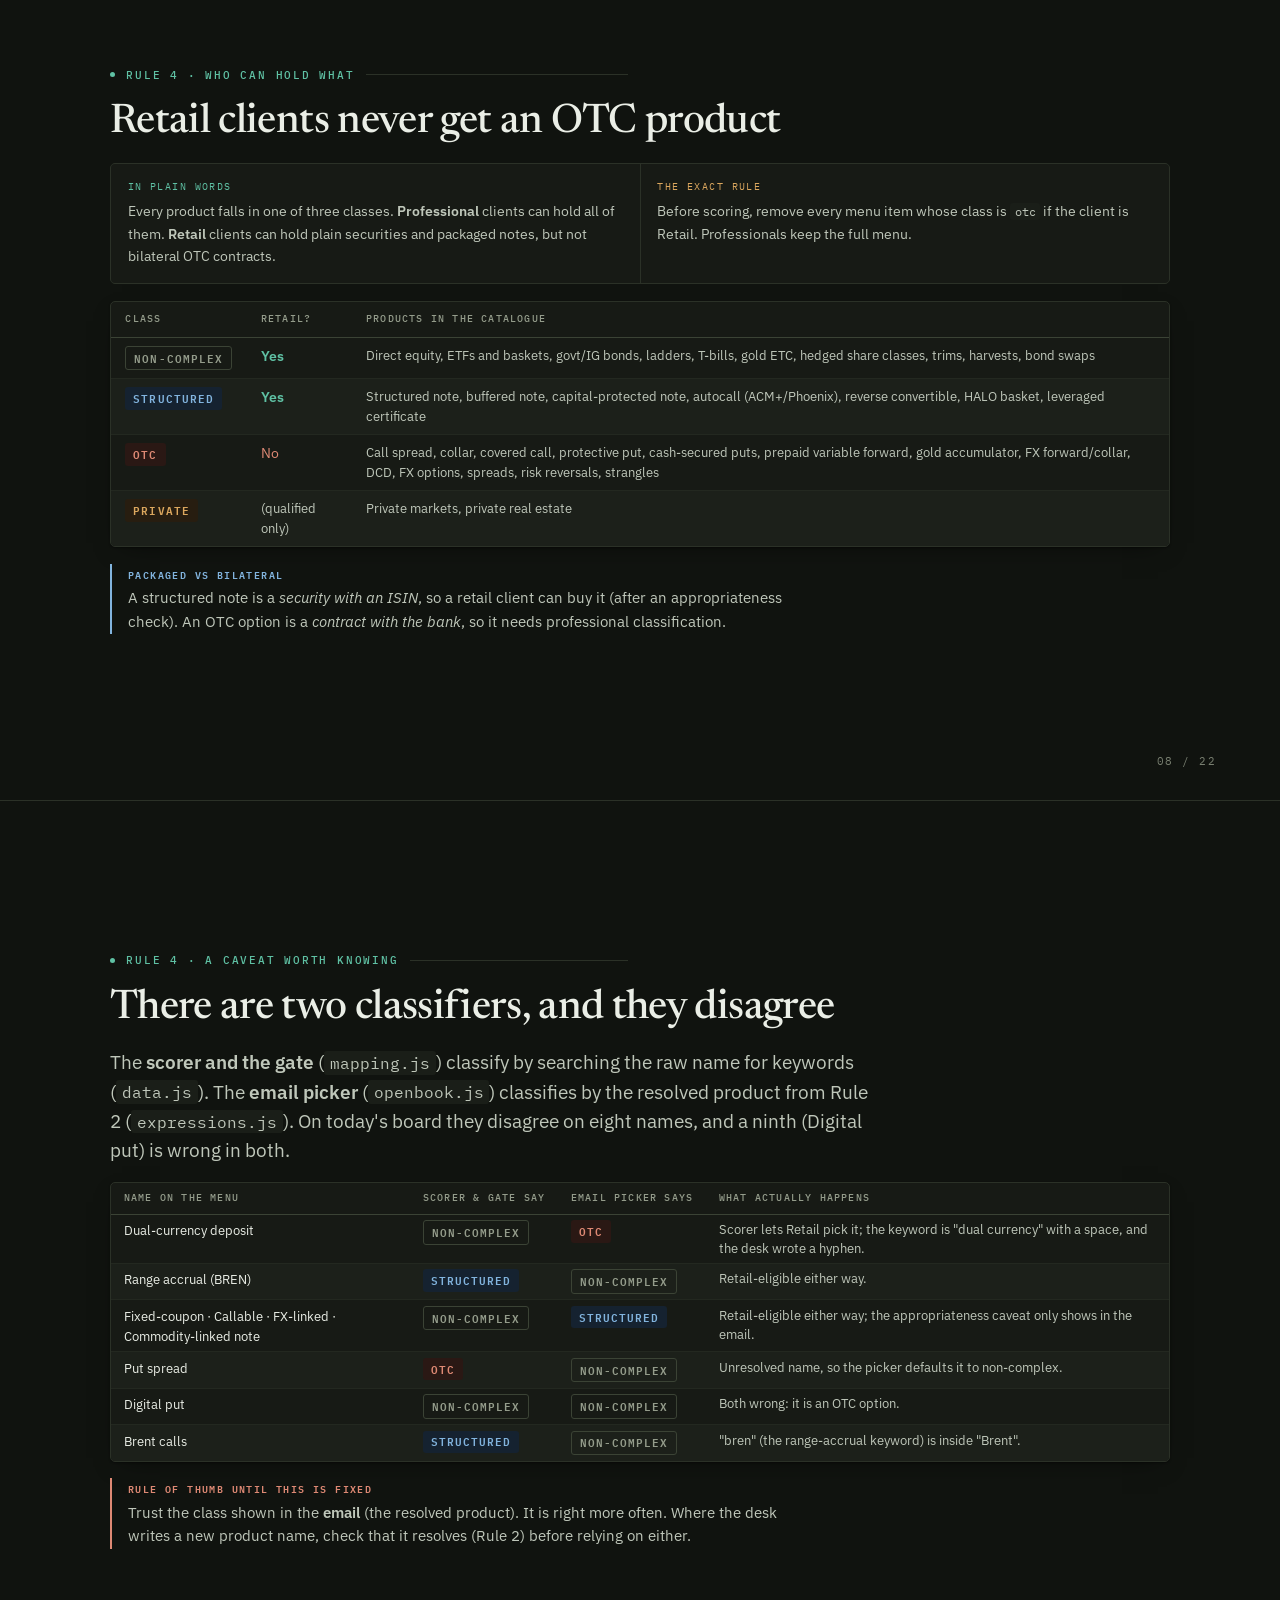
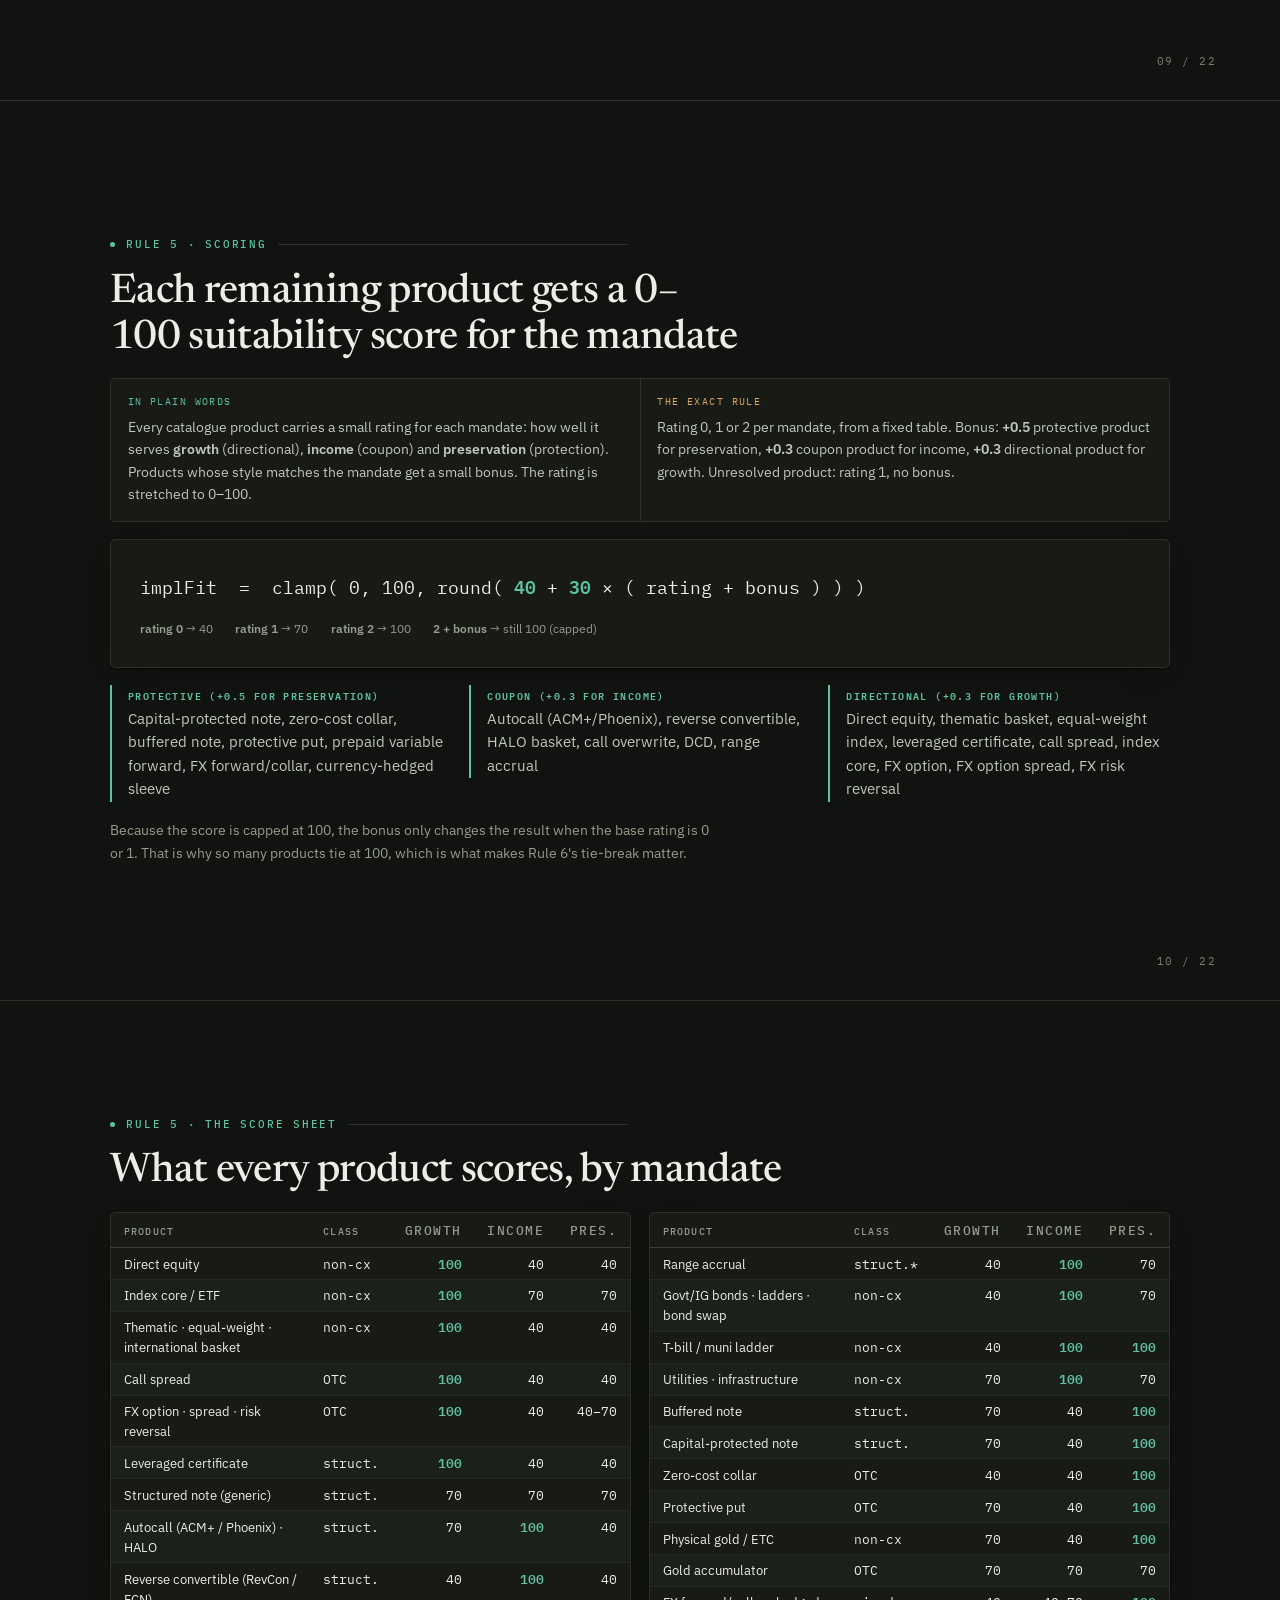
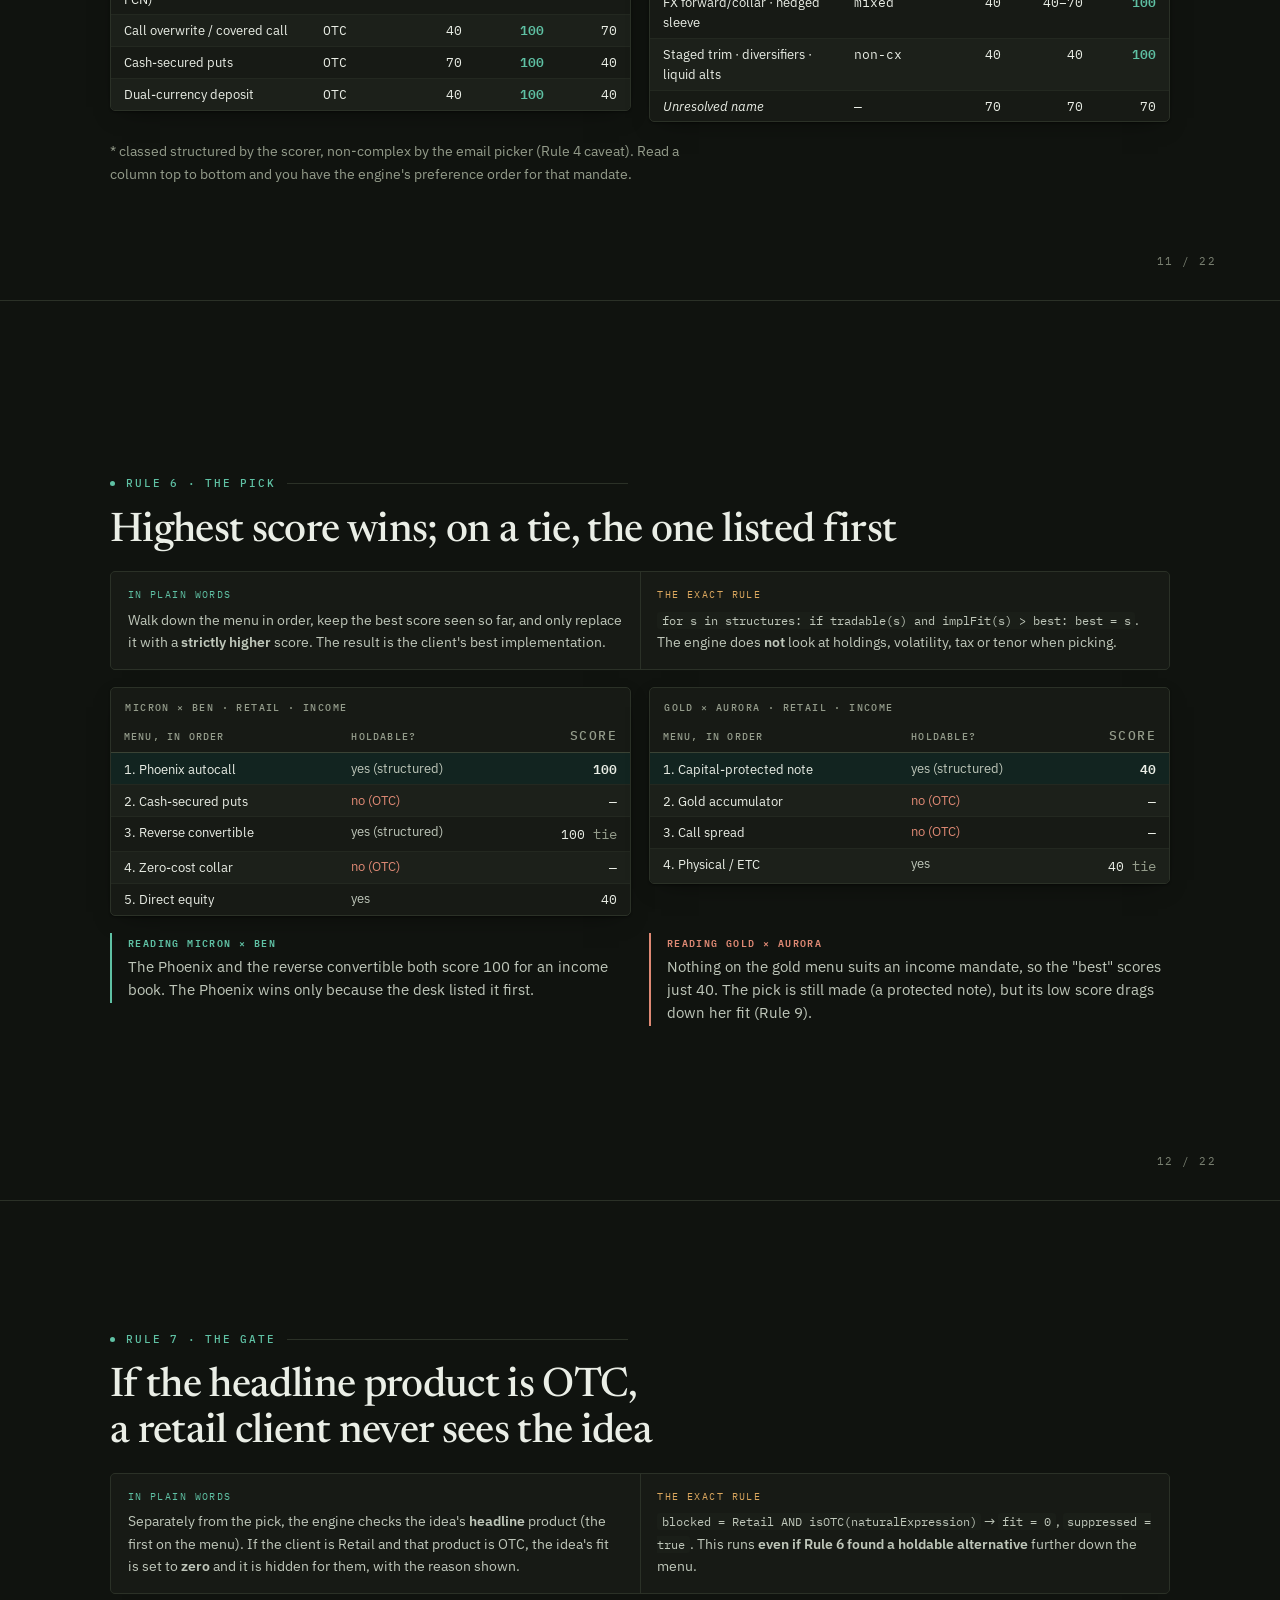
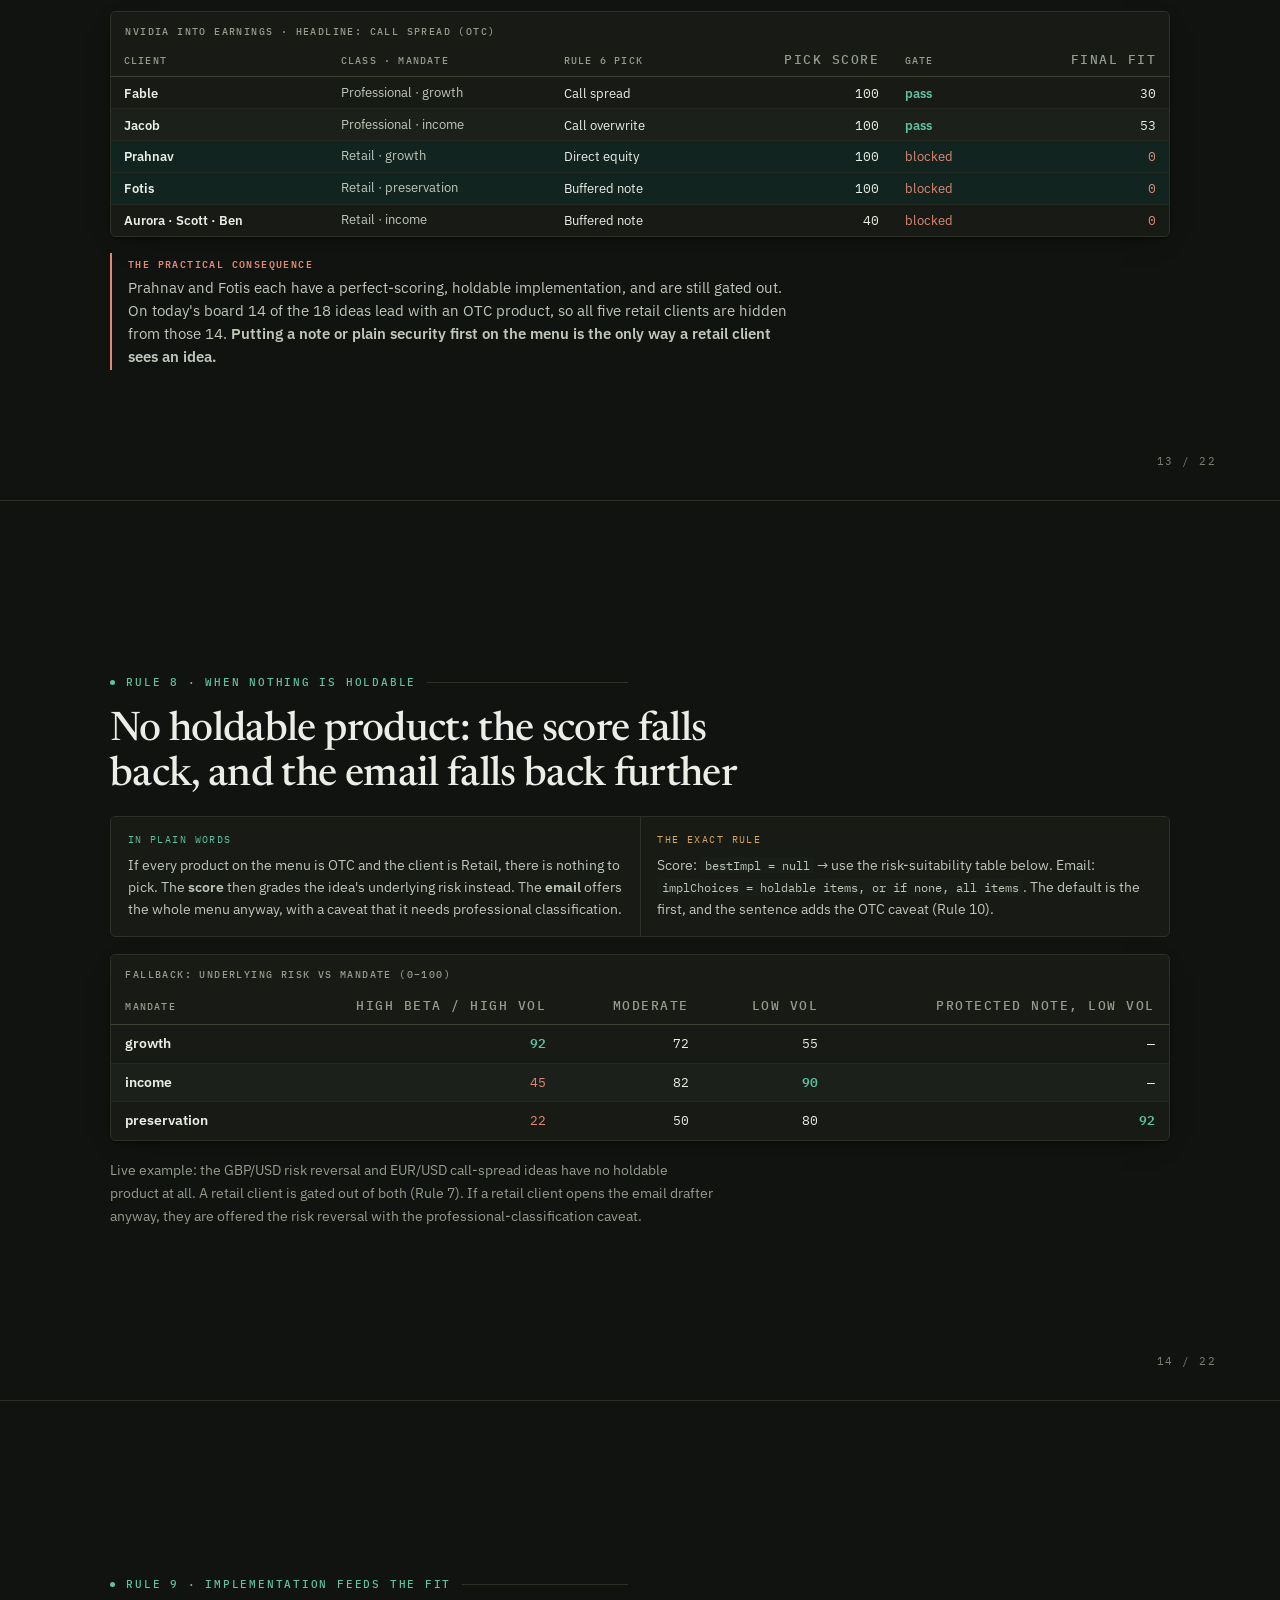
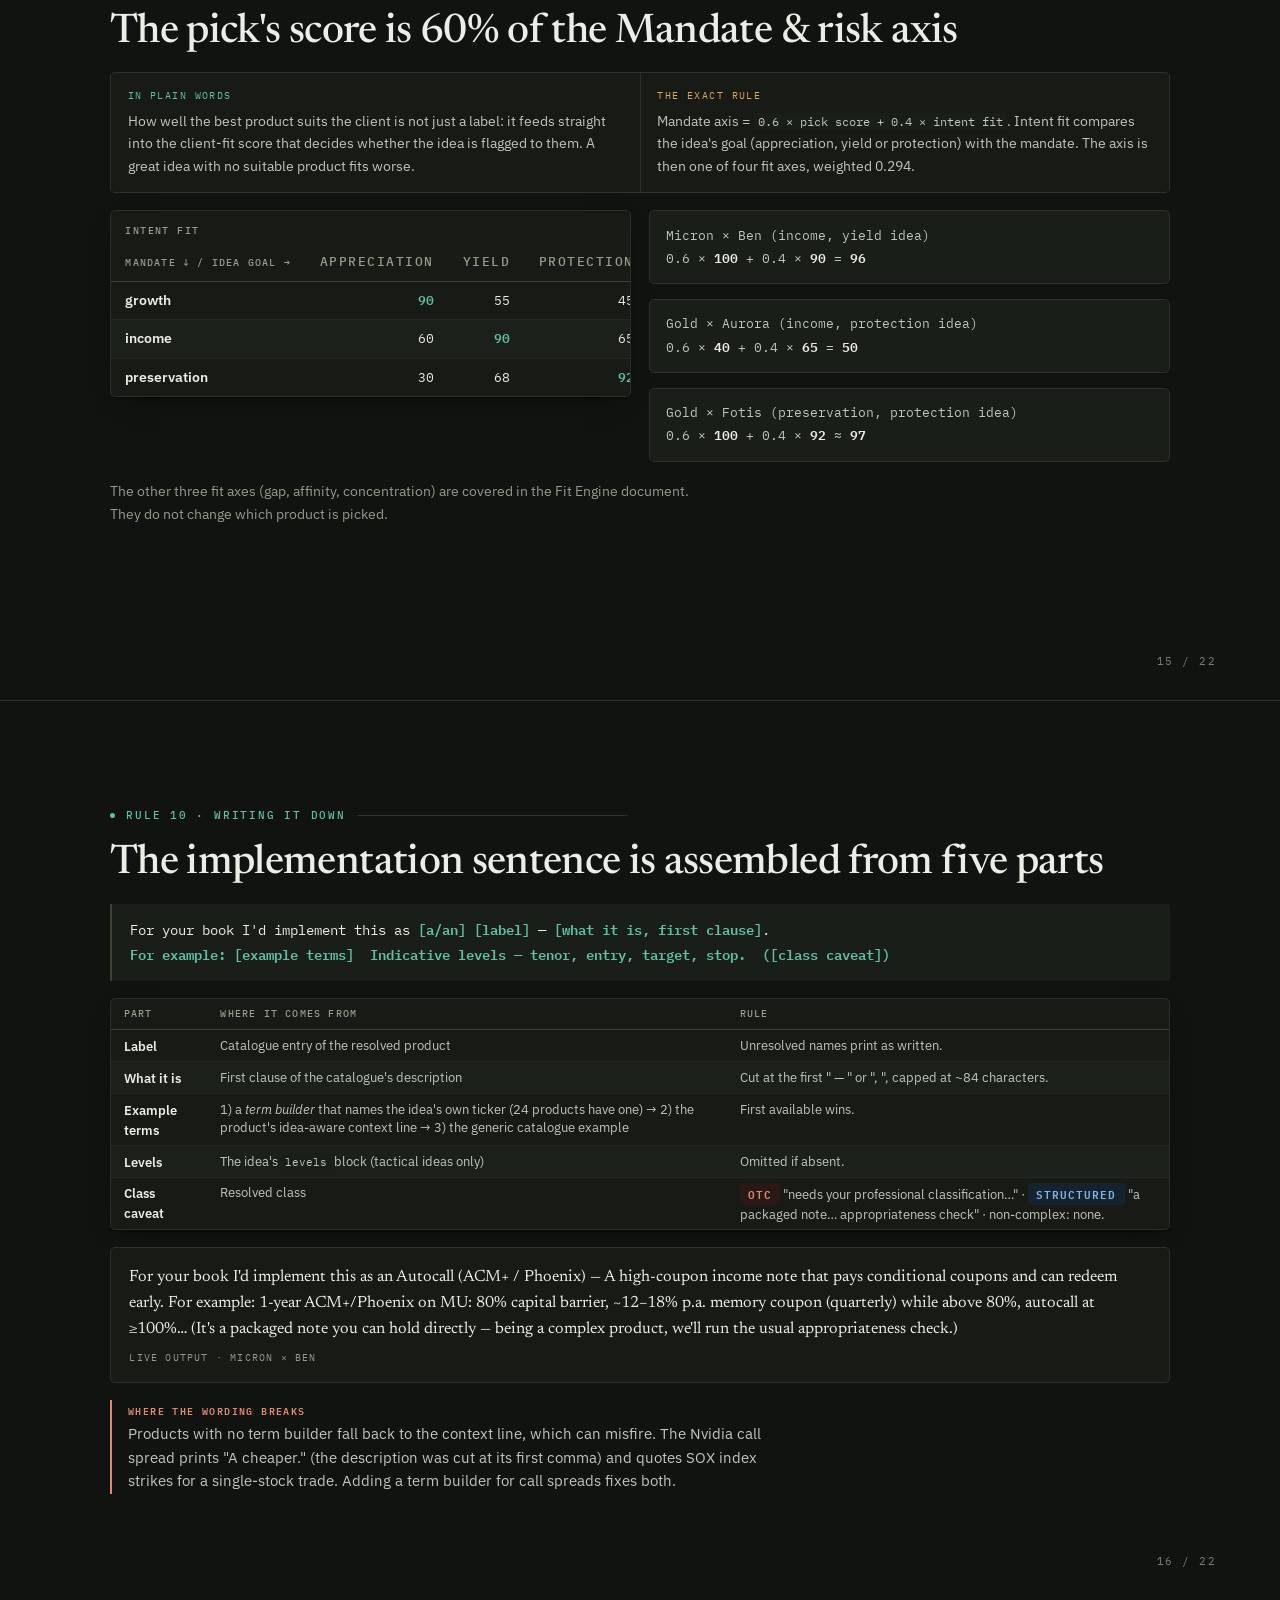
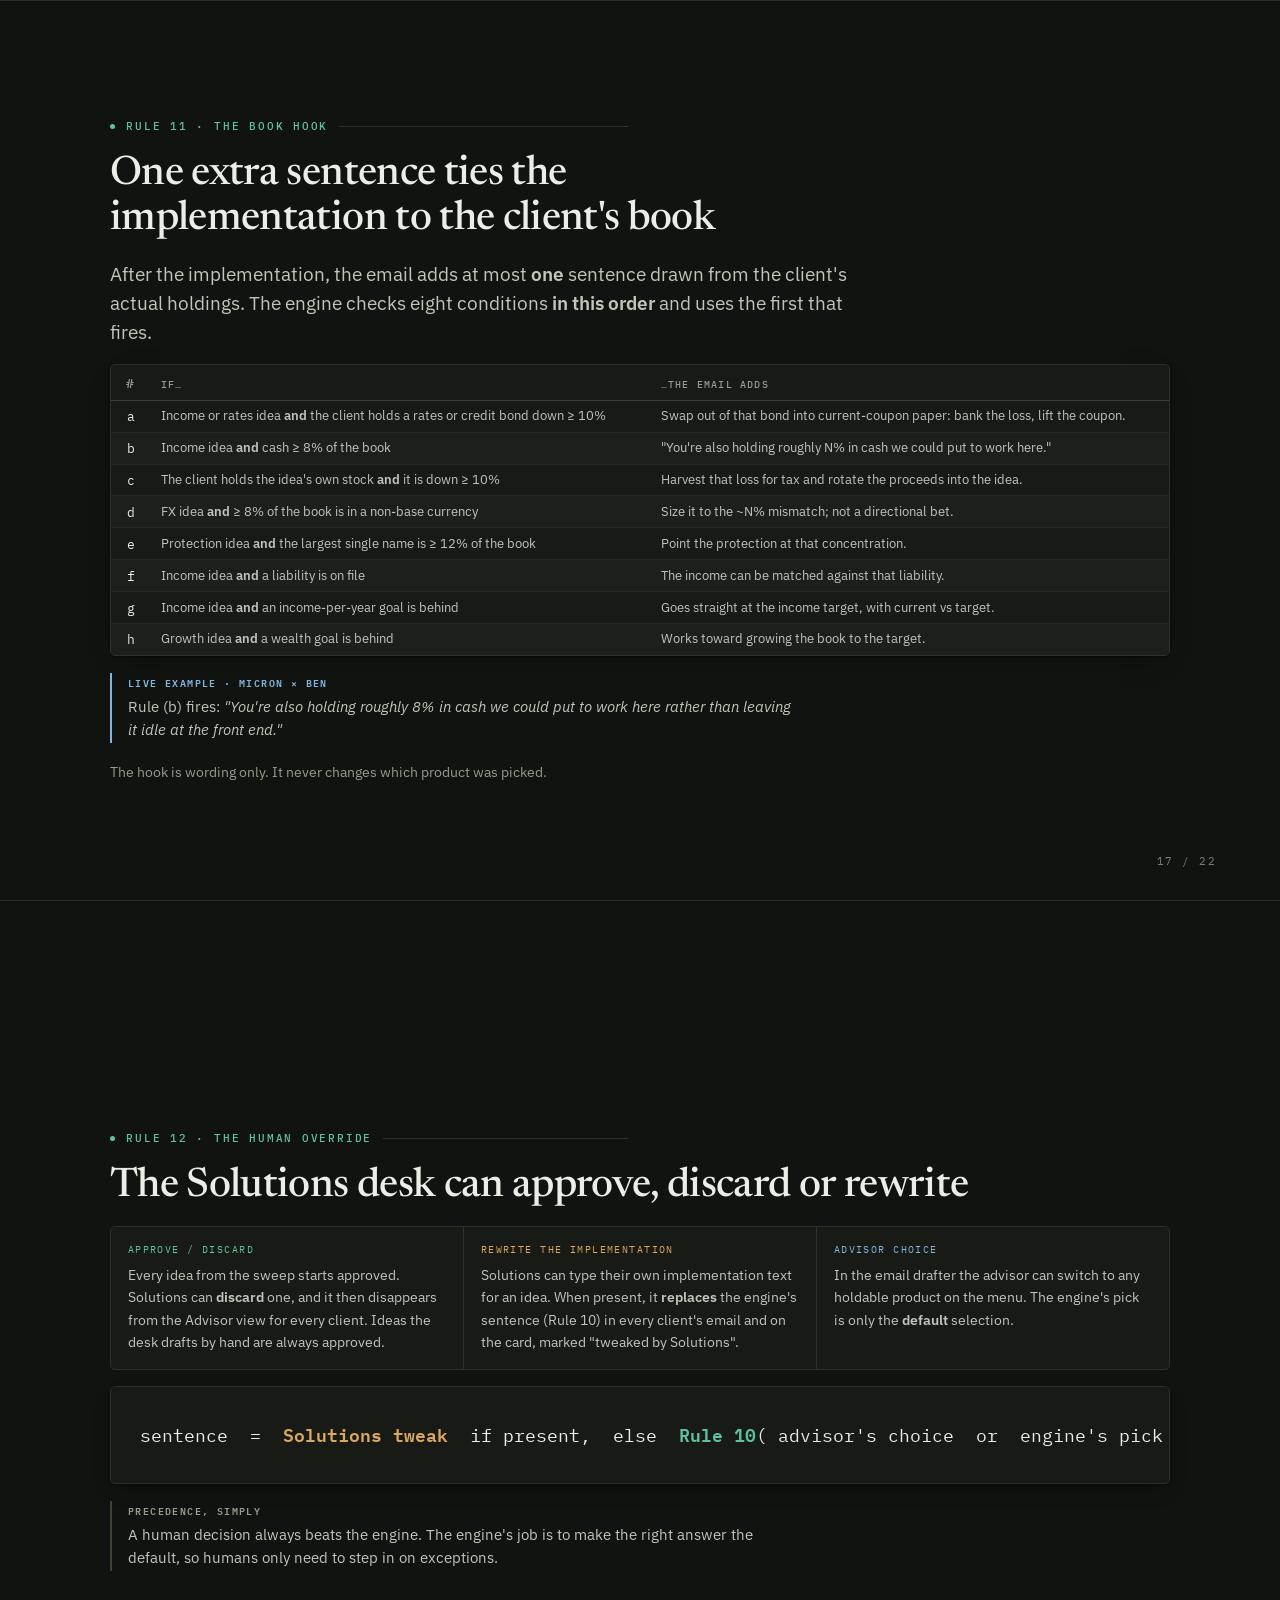
<file: IMPLEMENTATION_ENGINE.html>
<!doctype html>
<html lang="en" data-theme="dark">
<head>
<meta charset="utf-8">
<meta name="viewport" content="width=device-width,initial-scale=1">
<title>Implementation Engine</title>
<link rel="preconnect" href="https://fonts.googleapis.com">
<link rel="preconnect" href="https://fonts.gstatic.com" crossorigin>
<link rel="stylesheet" href="https://fonts.googleapis.com/css2?family=IBM+Plex+Mono:wght@400;500;600&family=IBM+Plex+Sans:wght@400;500;600;700&family=Newsreader:opsz,wght@6..72,400;6..72,500;6..72,600&display=swap">
<style>
/* ============ tokens (the Fit Engine palette; dark green-black is the default) ============ */
:root,[data-theme="dark"]{
  --paper:#10130F; --card:#171A15; --band:#1C201A; --sunk:#1A1E18;
  --ink:#EAEEE6; --ink-2:#BFC7BA; --grey:#949C8B; --grey-2:#787F70;
  --rule:#2B3127; --rule-soft:#232820; --rule-firm:#3B4335;
  --gap:#82B4DE;  --gap-bg:#152230;
  --aff:#5FC1A4;  --aff-bg:#122420;
  --man:#DBA75E;  --man-bg:#271D10;
  --con:#C293BE;  --con-bg:#241B23;
  --stop:#DE8974; --stop-bg:#2A1814;
  --shadow:0 1px 2px rgba(0,0,0,.4), 0 8px 24px -12px rgba(0,0,0,.6);
}
[data-theme="light"]{
  --paper:#F4F6F3; --card:#FFFFFF; --band:#EAEFE8; --sunk:#ECF0EA;
  --ink:#171A16; --ink-2:#464E45; --grey:#6F7A6D; --grey-2:#8E968B;
  --rule:#DBE1D8; --rule-soft:#E8ECE5; --rule-firm:#C2CBBE;
  --gap:#2E5E8A;  --gap-bg:#E4EBF2;
  --aff:#1D6B58;  --aff-bg:#E1EEE9;
  --man:#8A5B18;  --man-bg:#F4EBDC;
  --con:#6E3F6B;  --con-bg:#F0E8EF;
  --stop:#A33B2A; --stop-bg:#F6E7E3;
  --shadow:0 1px 2px rgba(20,26,18,.05), 0 8px 24px -12px rgba(20,26,18,.16);
}
:root{
  --serif:"Newsreader",Georgia,"Times New Roman",serif;
  --sans:"IBM Plex Sans",system-ui,-apple-system,"Segoe UI",sans-serif;
  --mono:"IBM Plex Mono",ui-monospace,"SF Mono",Consolas,monospace;
}
*{box-sizing:border-box}
html{scroll-snap-type:y proximity; scroll-behavior:smooth}
body{margin:0; background:var(--paper); color:var(--ink); font-family:var(--sans); font-size:16px;
     line-height:1.6; -webkit-font-smoothing:antialiased; font-variant-numeric:tabular-nums}
@media (prefers-reduced-motion:reduce){html{scroll-snap-type:none; scroll-behavior:auto}}

.slide{min-height:100svh; scroll-snap-align:start; display:flex; flex-direction:column; justify-content:center;
  padding:clamp(3.2rem,7vh,5rem) clamp(1rem,5vw,4.5rem) clamp(3.6rem,7vh,4.6rem);
  border-top:1px solid var(--rule); position:relative}
.slide:first-of-type{border-top:none}
.inner{width:100%; max-width:1060px; margin:0 auto; display:flex; flex-direction:column; gap:1.05rem}

.tag{display:flex; align-items:center; gap:.7rem; font-family:var(--mono); font-size:10.5px; font-weight:500;
  letter-spacing:.17em; text-transform:uppercase; color:var(--grey); margin:0}
.tag .dot{width:5px; height:5px; border-radius:50%; background:currentColor; flex:none}
.tag .ln{height:1px; flex:1; background:var(--rule); min-width:1rem}
.tag.rule{color:var(--aff)}

h1{font-family:var(--serif); font-weight:500; font-size:clamp(2.4rem,6.2vw,4.4rem); line-height:1.03; letter-spacing:-.022em; margin:0; text-wrap:balance}
h2{font-family:var(--serif); font-weight:500; font-size:clamp(1.6rem,3.7vw,2.55rem); line-height:1.12; letter-spacing:-.016em; margin:0; text-wrap:balance}
h3{font-family:var(--sans); font-weight:600; font-size:1rem; margin:.3rem 0 0}
p{margin:0; max-width:74ch}
.lede{font-size:clamp(1rem,1.7vw,1.18rem); line-height:1.55; color:var(--ink-2); max-width:70ch}
.sub{font-size:.9rem; color:var(--grey); max-width:76ch}
strong{font-weight:600}
code{font-family:var(--mono); font-size:.86em; background:var(--sunk); padding:.08em .36em; border-radius:3px; color:var(--ink-2); white-space:nowrap}
ul,ol{margin:0; padding-left:1.15rem; max-width:74ch} li{margin-bottom:.4rem}
a{color:var(--gap)}

.pagenum{position:absolute; right:clamp(1rem,5vw,4.5rem); bottom:clamp(1.4rem,3.4vh,2.2rem); font-family:var(--mono); font-size:10.5px; letter-spacing:.14em; color:var(--grey-2)}
.rail{position:fixed; left:0; bottom:0; height:2px; background:var(--aff); width:0; z-index:60}
.toggle{position:fixed; top:14px; right:16px; z-index:61; font-family:var(--mono); font-size:10px; letter-spacing:.14em; text-transform:uppercase;
  color:var(--grey); background:var(--card); border:1px solid var(--rule); border-radius:99px; padding:.35rem .8rem; cursor:pointer}

/* pills */
.ax{display:inline-block; font-family:var(--mono); font-size:10.5px; font-weight:600; letter-spacing:.1em; text-transform:uppercase; padding:.18rem .5rem; border-radius:3px; white-space:nowrap}
.x-gap{color:var(--gap); background:var(--gap-bg)} .x-aff{color:var(--aff); background:var(--aff-bg)}
.x-man{color:var(--man); background:var(--man-bg)} .x-con{color:var(--con); background:var(--con-bg)}
.x-no{color:var(--stop); background:var(--stop-bg)} .x-ok{color:var(--grey); border:1px solid var(--rule-firm)}

/* formula + equations */
.formula{background:var(--card); border:1px solid var(--rule); border-radius:5px; box-shadow:var(--shadow); padding:clamp(1rem,3vw,1.8rem); overflow-x:auto}
.formula .line{font-family:var(--mono); font-size:clamp(12px,1.9vw,18px); line-height:2; white-space:nowrap}
.formula .line b{font-weight:600}
.key{display:flex; flex-wrap:wrap; gap:.5rem 1.4rem; margin-top:.8rem; font-size:12px; color:var(--grey)}
.eq{font-family:var(--mono); font-size:clamp(11.5px,1.35vw,13.5px); line-height:1.8; background:var(--sunk); border-left:2px solid var(--rule-firm);
  padding:.85rem 1.1rem; margin:0; overflow-x:auto; white-space:pre; color:var(--ink); border-radius:0 3px 3px 0}
.eq b{font-weight:400; color:var(--grey)} .eq u{text-decoration:none; font-weight:600; color:var(--aff)}

/* tables */
.tw{overflow-x:auto; border:1px solid var(--rule); border-radius:5px; background:var(--card); box-shadow:var(--shadow)}
table{border-collapse:collapse; width:100%; font-size:13.5px; min-width:520px}
caption{caption-side:top; text-align:left; font-family:var(--mono); font-size:10px; font-weight:500; letter-spacing:.14em; text-transform:uppercase; color:var(--grey); padding:.75rem .9rem .15rem}
th{text-align:left; font-family:var(--mono); font-weight:500; font-size:10px; letter-spacing:.12em; text-transform:uppercase; color:var(--grey);
   padding:.6rem .9rem; border-bottom:1px solid var(--rule-firm); white-space:nowrap; vertical-align:bottom}
td{padding:.5rem .9rem; border-bottom:1px solid var(--rule-soft); vertical-align:top}
tbody tr:nth-child(even){background:var(--band)} tbody tr:last-child td{border-bottom:0}
th.n,td.n{text-align:right; font-family:var(--mono); font-size:12.5px; white-space:nowrap}
.m{font-family:var(--mono); font-size:12px} .w{color:var(--ink-2); font-size:13px; line-height:1.5}
.big{font-family:var(--mono); font-weight:600} .hi{color:var(--aff); font-weight:600} .lo{color:var(--stop)}
.tw.dense td{padding:.34rem .8rem; font-size:12.5px} .tw.dense th{padding:.45rem .8rem}
tr.win td{background:var(--aff-bg) !important}

/* notes */
.note{border-left:2px solid var(--rule-firm); padding:.1rem 0 .1rem 1rem; color:var(--ink-2); font-size:14.5px}
.note.good{border-left-color:var(--aff)} .note.warn{border-left-color:var(--stop)} .note.info{border-left-color:var(--gap)}
.note .h{display:block; font-family:var(--mono); font-size:10px; font-weight:600; letter-spacing:.14em; text-transform:uppercase; color:var(--grey); margin-bottom:.3rem}
.note.good .h{color:var(--aff)} .note.warn .h{color:var(--stop)} .note.info .h{color:var(--gap)}

/* the rule box: plain words / exact rule / example */
.rulebox{display:grid; grid-template-columns:repeat(auto-fit,minmax(260px,1fr)); gap:1px; background:var(--rule); border:1px solid var(--rule); border-radius:5px; overflow:hidden}
.rulebox > div{background:var(--card); padding:.95rem 1.05rem}
.rulebox .k{font-family:var(--mono); font-size:9.5px; letter-spacing:.15em; text-transform:uppercase; color:var(--grey); margin-bottom:.4rem}
.rulebox .k.p{color:var(--aff)} .rulebox .k.x{color:var(--man)} .rulebox .k.e{color:var(--gap)}
.rulebox p,.rulebox li{font-size:14px; color:var(--ink-2)}
.rulebox code,.note code,.lede code,.sub code{white-space:normal; word-break:break-word}

.two{display:grid; grid-template-columns:repeat(auto-fit,minmax(310px,1fr)); gap:1.1rem; align-items:start}
.three{display:grid; grid-template-columns:repeat(auto-fit,minmax(230px,1fr)); gap:1.1rem; align-items:start}
.stack{display:flex; flex-direction:column; gap:.9rem}
.callout{background:var(--sunk); border:1px solid var(--rule); border-radius:5px; padding:.85rem 1rem; font-family:var(--mono); font-size:13px; line-height:1.7; color:var(--ink-2)}
.callout b{color:var(--ink); font-weight:600}
.quote{background:var(--card); border:1px solid var(--rule); border-radius:5px; padding:1rem 1.15rem; font-family:var(--serif); font-size:1.02rem; line-height:1.6; color:var(--ink)}
.quote .src{display:block; margin-top:.5rem; font-family:var(--mono); font-size:10px; letter-spacing:.12em; text-transform:uppercase; color:var(--grey)}
.figure svg{width:100%; height:auto; display:block}

/* cover */
.cover{justify-content:flex-end}
.cover .inner{gap:1.4rem}
.strap{font-family:var(--mono); font-size:11px; letter-spacing:.2em; text-transform:uppercase; color:var(--grey)}
.cover-rule{height:1px; background:var(--rule-firm); width:100%}
.cover-foot{display:flex; flex-wrap:wrap; gap:.6rem 2rem; font-family:var(--mono); font-size:11px; letter-spacing:.06em; color:var(--grey)}

@media (max-width:860px){html{scroll-snap-type:none} .slide{min-height:auto; padding-top:2.6rem; padding-bottom:3.4rem; justify-content:flex-start} body{font-size:15.5px}}
@page{size:13.333in 7.5in; margin:0}
@media print{
  .rail,.toggle{display:none !important}
  html,body,.slide,.tw,.formula,.eq,.ax,.rulebox>div,tbody tr{-webkit-print-color-adjust:exact; print-color-adjust:exact}
  html{scroll-snap-type:none}
  body{font-size:12px}
  .slide{min-height:7.5in; padding:.45in .7in; break-after:page; justify-content:flex-start}
  table{font-size:11px; min-width:0} td{padding:.28rem .6rem} th{padding:.35rem .6rem}
  .eq{font-size:10.5px} .lede{font-size:13px} h2{font-size:28px} h1{font-size:54px}
}
</style>
</head>
<body>
<div class="rail" id="rail"></div>
<button class="toggle" id="toggle" type="button">Light</button>

<!-- ═════════ 1 · cover ═════════ -->
<section class="slide cover">
  <div class="inner">
    <p class="strap">Open Book · the implementation engine</p>
    <h1>Idea to implementation,<br>rule by rule</h1>
    <p class="lede">An idea arrives with a list of possible structures. For each client, the engine picks one of
    them and writes it into the email. This document lays out exactly how it does that, as numbered rules. Each rule
    is given in plain words first, then as the rule the code actually runs, then with a real example
    from the live board.</p>
    <p class="sub">Every number here was read back from the running engine (<code>expressions.js</code>,
    <code>mapping.js</code>, <code>data.js</code>, <code>openbook.js</code>, <code>email.js</code>,
    <code>scanner.js</code>) against the 20-Aug-2026 board and the nine seed books. Where the code does something
    odd, this document says so rather than smoothing it over.</p>
    <div class="cover-rule"></div>
    <div class="cover-foot">
      <span>13 rules</span><span>53 catalogued products</span><span>3 mandates × 2 client classes</span><span>Prepared 25 September 2026</span>
    </div>
  </div>
  <span class="pagenum"></span>
</section>

<!-- ═════════ 2 · the job ═════════ -->
<section class="slide">
  <div class="inner">
    <p class="tag"><span class="dot"></span>The job<span class="ln"></span></p>
    <h2>What goes in, what comes out</h2>
    <p class="lede">The engine never invents a product. The desk writes a menu of structures on each idea.
    The engine's whole job is to <strong>choose from that menu</strong> for one client, then <strong>word the
    choice</strong> with concrete terms.</p>
    <div class="two">
      <div class="tw"><table style="min-width:0">
        <caption>In · from the idea</caption>
        <thead><tr><th>Field</th><th>What it is</th></tr></thead>
        <tbody>
          <tr><td class="m">structures[]</td><td class="w">The menu, e.g. <em>Phoenix autocall · Cash-secured puts · Reverse convertible · Zero-cost collar · Direct equity</em>. <strong>Order matters</strong> (Rules 1, 6, 7).</td></tr>
          <tr><td class="m">naturalExpression</td><td class="w">The desk's headline structure. If missing, the first item on the menu.</td></tr>
          <tr><td class="m">tradeStatement</td><td class="w">The desk's one-sentence recommendation, shown on the card.</td></tr>
          <tr><td class="m">ticker · sector · levels</td><td class="w">Used to fill in example terms (Rule 10).</td></tr>
        </tbody>
      </table></div>
      <div class="tw"><table style="min-width:0">
        <caption>In · from the client</caption>
        <thead><tr><th>Field</th><th>What it is</th></tr></thead>
        <tbody>
          <tr><td class="m">classification</td><td class="w"><span class="ax x-no">Retail</span> or <span class="ax x-ok">Professional</span>: decides what they can hold (Rule 4).</td></tr>
          <tr><td class="m">risk</td><td class="w">Free text such as "Growth, with income needs". Parsed into a mandate (Rule 3).</td></tr>
          <tr><td class="m">positions · cash · liabilities</td><td class="w">Only used for the email's "book hook" sentence (Rule 11). <strong>Not</strong> used to choose the product.</td></tr>
        </tbody>
      </table></div>
    </div>
    <div class="note good"><span class="h">Out</span>
      <p>One structure per client (the <strong>best implementation</strong>), a 0–100 suitability score for it, and
      a finished sentence: <em>"For your book I'd implement this as a … For example: …"</em>.</p></div>
  </div>
  <span class="pagenum"></span>
</section>

<!-- ═════════ 3 · pipeline ═════════ -->
<section class="slide">
  <div class="inner">
    <p class="tag"><span class="dot"></span>The whole pipeline<span class="ln"></span></p>
    <h2>Eight steps, run for every idea × every client</h2>
    <figure class="figure" style="margin:0">
      <svg viewBox="0 0 1000 300" role="img" aria-label="Pipeline: desk menu, resolve names, read mandate, filter by what the client can hold, score each product, pick the best, gate check, write the sentence.">
        <defs><marker id="ar" viewBox="0 0 8 8" refX="7" refY="4" markerWidth="7" markerHeight="7" orient="auto"><polygon points="0,0 8,4 0,8" fill="var(--aff)"></polygon></marker></defs>
        <g font-family="IBM Plex Mono, monospace">
          <g fill="var(--card)" stroke="var(--rule-firm)">
            <rect x="10" y="20" width="220" height="110" rx="5"></rect><rect x="260" y="20" width="220" height="110" rx="5"></rect>
            <rect x="510" y="20" width="220" height="110" rx="5"></rect><rect x="760" y="20" width="230" height="110" rx="5"></rect>
            <rect x="760" y="170" width="230" height="110" rx="5"></rect><rect x="510" y="170" width="220" height="110" rx="5" stroke="var(--stop)"></rect>
            <rect x="260" y="170" width="220" height="110" rx="5"></rect><rect x="10" y="170" width="220" height="110" rx="5" stroke="var(--aff)"></rect>
          </g>
          <g font-size="12" fill="var(--aff)" font-weight="600">
            <text x="26" y="46">01 · RULE 1</text><text x="276" y="46">02 · RULE 2</text><text x="526" y="46">03 · RULE 3</text><text x="776" y="46">04 · RULE 4</text>
            <text x="776" y="196">05 · RULE 5</text><text x="526" y="196" fill="var(--stop)">07 · RULE 7</text><text x="276" y="196">06 · RULE 6</text><text x="26" y="196">08 · RULES 10–12</text>
          </g>
          <g font-size="14" fill="var(--ink)" font-family="Newsreader, Georgia, serif">
            <text x="26" y="74">Desk writes the menu</text><text x="276" y="74">Resolve each name</text><text x="526" y="74">Read the mandate</text><text x="776" y="74">Keep what they can hold</text>
            <text x="776" y="224">Score each for mandate</text><text x="526" y="224">Gate: natural expr.</text><text x="276" y="224">Pick the highest</text><text x="26" y="224">Write the sentence</text>
          </g>
          <g font-size="11" fill="var(--grey)">
            <text x="26" y="98">structures[], in order</text><text x="276" y="98">→ one of 53 products</text><text x="526" y="98">growth · income ·</text><text x="526" y="114">preservation</text><text x="776" y="98">Retail: no OTC</text>
            <text x="776" y="248">40 + 30 × fit (0–100)</text><text x="526" y="248">Retail + OTC first</text><text x="526" y="264">→ idea hidden</text><text x="276" y="248">tie → first on menu</text><text x="26" y="248">terms · caveat · hook</text>
          </g>
          <g stroke="var(--aff)" stroke-width="1.5" fill="none">
            <path d="M232 75 L256 75" marker-end="url(#ar)"></path><path d="M482 75 L506 75" marker-end="url(#ar)"></path><path d="M732 75 L756 75" marker-end="url(#ar)"></path>
            <path d="M875 132 L875 166" marker-end="url(#ar)"></path><path d="M758 225 L734 225" marker-end="url(#ar)"></path><path d="M508 225 L484 225" marker-end="url(#ar)"></path><path d="M258 225 L234 225" marker-end="url(#ar)"></path>
          </g>
        </g>
      </svg>
    </figure>
    <p class="sub">Step 7 (the gate) runs separately from steps 4–6 and reads only the <em>first</em> item on the menu.
    Rule 7 explains why that matters. Rule 13 covers the second source of implementations: the portfolio scan, which
    writes its own menus from the client's holdings.</p>
  </div>
  <span class="pagenum"></span>
</section>

<!-- ═════════ 4 · Rule 1 ═════════ -->
<section class="slide">
  <div class="inner">
    <p class="tag rule"><span class="dot"></span>Rule 1 · the menu<span class="ln"></span></p>
    <h2>The desk writes the menu, derivatives first</h2>
    <div class="rulebox">
      <div><p class="k p">In plain words</p><p>Every idea lists several ways to express it. By house style the <strong>first</strong>
        one is an option, structured or OTC construction, and plain shares or bonds come further down as alternates.</p></div>
      <div><p class="k x">The exact rule</p><p><code>naturalExpression = idea.naturalExpression || structures[0] || "Direct equity"</code>.
        The engine can only ever choose something that is on <code>structures[]</code>. It never adds a product.</p></div>
      <div><p class="k e">Live example</p><p>Nvidia into earnings: <em>Call spread · Zero-cost collar · Call overwrite · Buffered note · Direct equity</em>.
        The natural expression is the call spread.</p></div>
    </div>
    <div class="two">
      <div class="note warn"><span class="h">Why the order is a real decision</span>
        <p>The order is used twice. The <strong>first</strong> item is what the regulatory gate tests (Rule 7). When two products
        tie on score, the one <strong>listed earlier</strong> wins (Rule 6). Reordering the menu can change which clients see
        the idea <em>and</em> what they are offered.</p></div>
      <div class="note"><span class="h">Consequence</span>
        <p>If a product is missing from the menu, no client can be offered it. A retail client with an OTC-only menu has
        nothing to choose from (Rule 8).</p></div>
    </div>
  </div>
  <span class="pagenum"></span>
</section>

<!-- ═════════ 5 · Rule 2 ═════════ -->
<section class="slide">
  <div class="inner">
    <p class="tag rule"><span class="dot"></span>Rule 2 · names to products<span class="ln"></span></p>
    <h2>Every name on the menu becomes one of 53 catalogued products</h2>
    <div class="rulebox">
      <div><p class="k p">In plain words</p><p>The desk writes names freely ("Covered call", "Call overwrite", "Covered calls").
        Before scoring, each is translated to a single catalogue entry, such as <code>call-overwrite</code>.</p></div>
      <div><p class="k x">The exact rule</p><ol>
        <li>Lower-case and trim the name.</li>
        <li>Look it up in a fixed <strong>alias table</strong> (72 exact spellings).</li>
        <li>If not found, run a <strong>keyword ladder</strong> top to bottom. The first match wins.</li>
        <li>If nothing matches, the product is <strong>unresolved</strong>: it scores a flat 70 for every mandate and gets generic wording.</li></ol></div>
    </div>
    <div class="eq">keyword ladder (first match wins, abbreviated):
  "risk reversal" | "seagull"          → <u>fx-risk-reversal</u>     <b>← FX rules run first, even for equities</b>
  "strangle" | "straddle"              → fx-strangle
  "fx" + "spread" / "fx" + put|call     → fx-option-spread / fx-option
  "collar" → zero-cost-collar     "halo" → halo-basket     "accrual" → range-accrual
  "buffer" → buffered-note        "revcon" | "fcn" → reverse-convertible
  "capital-protected" → capital-protected-note   "autocall" | "acm+" | "phoenix" → <u>phoenix-autocall</u>
  "covered call" | "overwrite" → call-overwrite   "call spread" → call-spread
  … bonds, ladders, trims, baskets …
  "structured" | "note"                → structured-note        <b>← catch-all for any "… note"</b>
  "etf" | "fund" | "index"             → index-core
  "direct" | "equity" | "shares"       → <u>direct-equity</u>        <b>← catch-all for anything with "equity"</b></div>
  </div>
  <span class="pagenum"></span>
</section>

<!-- ═════════ 6 · Rule 2 worked ═════════ -->
<section class="slide">
  <div class="inner">
    <p class="tag rule"><span class="dot"></span>Rule 2 · on the live board<span class="ln"></span></p>
    <h2>How today's menu names resolve, including the surprises</h2>
    <div class="tw dense"><table>
      <thead><tr><th>Name the desk wrote</th><th>Resolves to</th><th>Via</th><th>Comment</th></tr></thead>
      <tbody>
        <tr><td>Call overwrite · Covered call</td><td class="m">call-overwrite</td><td class="w">alias / keyword</td><td class="w">Two spellings, one product. As intended.</td></tr>
        <tr><td>Phoenix autocall</td><td class="m">phoenix-autocall</td><td class="w">alias</td><td class="w">As intended.</td></tr>
        <tr><td>ACM+ · Autocall Market Plus</td><td class="m hi">phoenix-autocall</td><td class="w">alias</td><td class="w"><strong>ACM+ is treated as a Phoenix.</strong> Same scores, same wording.</td></tr>
        <tr><td>Reverse convertible</td><td class="m">reverse-convertible</td><td class="w">alias</td><td class="w">FCN also lands here.</td></tr>
        <tr><td>Range accrual (BREN)</td><td class="m">range-accrual</td><td class="w">keyword "accrual"</td><td class="w">The "BREN" label is ignored.</td></tr>
        <tr><td>Fixed-coupon note · Callable note · Participation note · FX-linked note · Commodity-linked note</td><td class="m">structured-note</td><td class="w">keyword "note"</td><td class="w">Five different notes become one generic "structured note".</td></tr>
        <tr><td>Risk reversal (on an equity)</td><td class="m hi">fx-risk-reversal</td><td class="w">keyword</td><td class="w">Scored and worded as an <strong>FX</strong> product.</td></tr>
        <tr><td>Cash-secured FX puts</td><td class="m">fx-option</td><td class="w">keyword "fx"+"put"</td><td class="w">Caught by the FX rule before the cash-secured rule.</td></tr>
        <tr><td>Energy-equity calls · Direct commodity</td><td class="m hi">direct-equity</td><td class="w">keyword "equity" / "direct"</td><td class="w"><strong>Options scored as plain shares.</strong></td></tr>
        <tr><td>Basket / ETF (SLV)</td><td class="m">thematic-basket</td><td class="w">keyword "basket"</td><td class="w">An ETF treated as a thematic basket.</td></tr>
        <tr class="win"><td>Put spread · Digital put · Brent calls</td><td class="m lo">unresolved</td><td class="w">no match</td><td class="w">Flat 70 for every mandate; generic wording.</td></tr>
      </tbody>
    </table></div>
    <p class="sub">Why this matters: all scoring and wording from Rule 5 onward runs on the <em>resolved</em> product, not on the
    name the desk wrote. A wrong resolution flows straight through to the client's email.</p>
  </div>
  <span class="pagenum"></span>
</section>

<!-- ═════════ 7 · Rule 3 ═════════ -->
<section class="slide">
  <div class="inner">
    <p class="tag rule"><span class="dot"></span>Rule 3 · the mandate<span class="ln"></span></p>
    <h2>Each client is boiled down to one of three mandates</h2>
    <div class="rulebox">
      <div><p class="k p">In plain words</p><p>The client's risk description is read for keywords and becomes <strong>growth</strong>,
        <strong>income</strong> or <strong>preservation</strong>. That one word decides which products score well.</p></div>
      <div><p class="k x">The exact rule</p><p>Two passes over the text: a <em>level</em> and a <em>tilt</em>. Then:
        income tilt → <strong>income</strong>; preservation tilt or conservative level → <strong>preservation</strong>;
        growth/aggressive → <strong>growth</strong>; anything else (moderate, balanced) → <strong>income</strong>. Unreadable text
        falls back to the client's goal targets.</p></div>
    </div>
    <div class="tw dense"><table>
      <caption>The nine books</caption>
      <thead><tr><th>Client</th><th>Risk text on file</th><th>Mandate</th><th>Class</th><th>Why</th></tr></thead>
      <tbody>
        <tr><td><strong>Fable</strong></td><td class="w">Aggressive</td><td><span class="ax x-aff">growth</span></td><td class="w">Professional</td><td class="w">"aggressive"</td></tr>
        <tr><td><strong>Aurora</strong></td><td class="w">Growth, with income needs</td><td><span class="ax x-con">income</span></td><td class="w">Retail</td><td class="w">"income" beats "growth"</td></tr>
        <tr><td><strong>Scott</strong></td><td class="w">Conservative income</td><td><span class="ax x-con">income</span></td><td class="w">Retail</td><td class="w">income tilt wins over conservative</td></tr>
        <tr><td><strong>Amar</strong></td><td class="w">Growth, real-asset tilt</td><td><span class="ax x-aff">growth</span></td><td class="w">Professional</td><td class="w">"growth"</td></tr>
        <tr><td><strong>Jacob</strong></td><td class="w">Moderate</td><td><span class="ax x-con">income</span></td><td class="w">Professional</td><td class="w">moderate → the income default</td></tr>
        <tr><td><strong>Prahnav</strong></td><td class="w">Growth</td><td><span class="ax x-aff">growth</span></td><td class="w">Retail</td><td class="w">"growth"</td></tr>
        <tr><td><strong>Ben</strong></td><td class="w">Moderate, value tilt</td><td><span class="ax x-con">income</span></td><td class="w">Retail</td><td class="w">moderate → the income default</td></tr>
        <tr><td><strong>Mitch</strong></td><td class="w">Aggressive, maximum growth</td><td><span class="ax x-aff">growth</span></td><td class="w">Professional</td><td class="w">"aggressive"</td></tr>
        <tr><td><strong>Fotis</strong></td><td class="w">Not formally risk-profiled</td><td><span class="ax x-gap">preservation</span></td><td class="w">Retail</td><td class="w">read off the book's goal targets</td></tr>
      </tbody>
    </table></div>
  </div>
  <span class="pagenum"></span>
</section>

<!-- ═════════ 8 · Rule 4 ═════════ -->
<section class="slide">
  <div class="inner">
    <p class="tag rule"><span class="dot"></span>Rule 4 · who can hold what<span class="ln"></span></p>
    <h2>Retail clients never get an OTC product</h2>
    <div class="rulebox">
      <div><p class="k p">In plain words</p><p>Every product falls in one of three classes. <strong>Professional</strong> clients can hold
        all of them. <strong>Retail</strong> clients can hold plain securities and packaged notes, but not bilateral OTC contracts.</p></div>
      <div><p class="k x">The exact rule</p><p>Before scoring, remove every menu item whose class is <code>otc</code> if the client is
        Retail. Professionals keep the full menu.</p></div>
    </div>
    <div class="tw"><table>
      <thead><tr><th>Class</th><th>Retail?</th><th>Products in the catalogue</th></tr></thead>
      <tbody>
        <tr><td><span class="ax x-ok">Non-complex</span></td><td class="hi">Yes</td><td class="w">Direct equity, ETFs and baskets, govt/IG bonds, ladders, T-bills, gold ETC, hedged share classes, trims, harvests, bond swaps</td></tr>
        <tr><td><span class="ax x-gap">Structured</span></td><td class="hi">Yes</td><td class="w">Structured note, buffered note, capital-protected note, autocall (ACM+/Phoenix), reverse convertible, HALO basket, leveraged certificate</td></tr>
        <tr><td><span class="ax x-no">OTC</span></td><td class="lo">No</td><td class="w">Call spread, collar, covered call, protective put, cash-secured puts, prepaid variable forward, gold accumulator, FX forward/collar, DCD, FX options, spreads, risk reversals, strangles</td></tr>
        <tr><td><span class="ax x-man">Private</span></td><td class="w">(qualified only)</td><td class="w">Private markets, private real estate</td></tr>
      </tbody>
    </table></div>
    <div class="note info"><span class="h">Packaged vs bilateral</span>
      <p>A structured note is a <em>security with an ISIN</em>, so a retail client can buy it (after an appropriateness check).
      An OTC option is a <em>contract with the bank</em>, so it needs professional classification.</p></div>
  </div>
  <span class="pagenum"></span>
</section>

<!-- ═════════ 9 · Rule 4 caveat ═════════ -->
<section class="slide">
  <div class="inner">
    <p class="tag rule"><span class="dot"></span>Rule 4 · a caveat worth knowing<span class="ln"></span></p>
    <h2>There are two classifiers, and they disagree</h2>
    <p class="lede">The <strong>scorer and the gate</strong> (<code>mapping.js</code>) classify by searching the raw name for keywords
    (<code>data.js</code>). The <strong>email picker</strong> (<code>openbook.js</code>) classifies by the resolved product from Rule 2
    (<code>expressions.js</code>). On today's board they disagree on eight names, and a ninth (Digital put) is wrong in both.</p>
    <div class="tw dense"><table>
      <thead><tr><th>Name on the menu</th><th>Scorer & gate say</th><th>Email picker says</th><th>What actually happens</th></tr></thead>
      <tbody>
        <tr><td>Dual-currency deposit</td><td><span class="ax x-ok">non-complex</span></td><td><span class="ax x-no">OTC</span></td><td class="w">Scorer lets Retail pick it; the keyword is "dual currency" with a space, and the desk wrote a hyphen.</td></tr>
        <tr><td>Range accrual (BREN)</td><td><span class="ax x-gap">structured</span></td><td><span class="ax x-ok">non-complex</span></td><td class="w">Retail-eligible either way.</td></tr>
        <tr><td>Fixed-coupon · Callable · FX-linked · Commodity-linked note</td><td><span class="ax x-ok">non-complex</span></td><td><span class="ax x-gap">structured</span></td><td class="w">Retail-eligible either way; the appropriateness caveat only shows in the email.</td></tr>
        <tr><td>Put spread</td><td><span class="ax x-no">OTC</span></td><td><span class="ax x-ok">non-complex</span></td><td class="w">Unresolved name, so the picker defaults it to non-complex.</td></tr>
        <tr><td>Digital put</td><td><span class="ax x-ok">non-complex</span></td><td><span class="ax x-ok">non-complex</span></td><td class="w">Both wrong: it is an OTC option.</td></tr>
        <tr><td>Brent calls</td><td><span class="ax x-gap">structured</span></td><td><span class="ax x-ok">non-complex</span></td><td class="w">"bren" (the range-accrual keyword) is inside "Brent".</td></tr>
      </tbody>
    </table></div>
    <div class="note warn"><span class="h">Rule of thumb until this is fixed</span>
      <p>Trust the class shown in the <strong>email</strong> (the resolved product). It is right more often. Where the desk
      writes a new product name, check that it resolves (Rule 2) before relying on either.</p></div>
  </div>
  <span class="pagenum"></span>
</section>

<!-- ═════════ 10 · Rule 5 ═════════ -->
<section class="slide">
  <div class="inner">
    <p class="tag rule"><span class="dot"></span>Rule 5 · scoring<span class="ln"></span></p>
    <h2>Each remaining product gets a 0–100 suitability score for the mandate</h2>
    <div class="rulebox">
      <div><p class="k p">In plain words</p><p>Every catalogue product carries a small rating for each mandate: how well it serves
        <strong>growth</strong> (directional), <strong>income</strong> (coupon) and <strong>preservation</strong> (protection).
        Products whose style matches the mandate get a small bonus. The rating is stretched to 0–100.</p></div>
      <div><p class="k x">The exact rule</p><p>Rating 0, 1 or 2 per mandate, from a fixed table. Bonus:
        <strong>+0.5</strong> protective product for preservation, <strong>+0.3</strong> coupon product for income,
        <strong>+0.3</strong> directional product for growth. Unresolved product: rating 1, no bonus.</p></div>
    </div>
    <div class="formula">
      <div class="line">implFit&nbsp; =&nbsp; clamp( 0, 100, round( <b style="color:var(--aff)">40</b> + <b style="color:var(--aff)">30</b> × ( rating + bonus ) ) )</div>
      <div class="key"><span><strong>rating 0</strong> → 40</span><span><strong>rating 1</strong> → 70</span><span><strong>rating 2</strong> → 100</span><span><strong>2 + bonus</strong> → still 100 (capped)</span></div>
    </div>
    <div class="three">
      <div class="note good"><span class="h">Protective (+0.5 for preservation)</span><p>Capital-protected note, zero-cost collar, buffered note, protective put, prepaid variable forward, FX forward/collar, currency-hedged sleeve</p></div>
      <div class="note good"><span class="h">Coupon (+0.3 for income)</span><p>Autocall (ACM+/Phoenix), reverse convertible, HALO basket, call overwrite, DCD, range accrual</p></div>
      <div class="note good"><span class="h">Directional (+0.3 for growth)</span><p>Direct equity, thematic basket, equal-weight index, leveraged certificate, call spread, index core, FX option, FX option spread, FX risk reversal</p></div>
    </div>
    <p class="sub">Because the score is capped at 100, the bonus only changes the result when the base rating is 0 or 1.
    That is why so many products tie at 100, which is what makes Rule 6's tie-break matter.</p>
  </div>
  <span class="pagenum"></span>
</section>

<!-- ═════════ 11 · Rule 5 table ═════════ -->
<section class="slide">
  <div class="inner">
    <p class="tag rule"><span class="dot"></span>Rule 5 · the score sheet<span class="ln"></span></p>
    <h2>What every product scores, by mandate</h2>
    <div class="two">
      <div class="tw dense"><table style="min-width:0">
        <thead><tr><th>Product</th><th>Class</th><th class="n">Growth</th><th class="n">Income</th><th class="n">Pres.</th></tr></thead>
        <tbody>
          <tr><td>Direct equity</td><td class="m">non-cx</td><td class="n hi">100</td><td class="n">40</td><td class="n">40</td></tr>
          <tr><td>Index core / ETF</td><td class="m">non-cx</td><td class="n hi">100</td><td class="n">70</td><td class="n">70</td></tr>
          <tr><td>Thematic · equal-weight · international basket</td><td class="m">non-cx</td><td class="n hi">100</td><td class="n">40</td><td class="n">40</td></tr>
          <tr><td>Call spread</td><td class="m">OTC</td><td class="n hi">100</td><td class="n">40</td><td class="n">40</td></tr>
          <tr><td>FX option · spread · risk reversal</td><td class="m">OTC</td><td class="n hi">100</td><td class="n">40</td><td class="n">40–70</td></tr>
          <tr><td>Leveraged certificate</td><td class="m">struct.</td><td class="n hi">100</td><td class="n">40</td><td class="n">40</td></tr>
          <tr><td>Structured note (generic)</td><td class="m">struct.</td><td class="n">70</td><td class="n">70</td><td class="n">70</td></tr>
          <tr><td>Autocall (ACM+ / Phoenix) · HALO</td><td class="m">struct.</td><td class="n">70</td><td class="n hi">100</td><td class="n">40</td></tr>
          <tr><td>Reverse convertible (RevCon / FCN)</td><td class="m">struct.</td><td class="n">40</td><td class="n hi">100</td><td class="n">40</td></tr>
          <tr><td>Call overwrite / covered call</td><td class="m">OTC</td><td class="n">40</td><td class="n hi">100</td><td class="n">70</td></tr>
          <tr><td>Cash-secured puts</td><td class="m">OTC</td><td class="n">70</td><td class="n hi">100</td><td class="n">40</td></tr>
          <tr><td>Dual-currency deposit</td><td class="m">OTC</td><td class="n">40</td><td class="n hi">100</td><td class="n">40</td></tr>
        </tbody>
      </table></div>
      <div class="tw dense"><table style="min-width:0">
        <thead><tr><th>Product</th><th>Class</th><th class="n">Growth</th><th class="n">Income</th><th class="n">Pres.</th></tr></thead>
        <tbody>
          <tr><td>Range accrual</td><td class="m">struct.*</td><td class="n">40</td><td class="n hi">100</td><td class="n">70</td></tr>
          <tr><td>Govt/IG bonds · ladders · bond swap</td><td class="m">non-cx</td><td class="n">40</td><td class="n hi">100</td><td class="n">70</td></tr>
          <tr><td>T-bill / muni ladder</td><td class="m">non-cx</td><td class="n">40</td><td class="n hi">100</td><td class="n hi">100</td></tr>
          <tr><td>Utilities · infrastructure</td><td class="m">non-cx</td><td class="n">70</td><td class="n hi">100</td><td class="n">70</td></tr>
          <tr><td>Buffered note</td><td class="m">struct.</td><td class="n">70</td><td class="n">40</td><td class="n hi">100</td></tr>
          <tr><td>Capital-protected note</td><td class="m">struct.</td><td class="n">70</td><td class="n">40</td><td class="n hi">100</td></tr>
          <tr><td>Zero-cost collar</td><td class="m">OTC</td><td class="n">40</td><td class="n">40</td><td class="n hi">100</td></tr>
          <tr><td>Protective put</td><td class="m">OTC</td><td class="n">70</td><td class="n">40</td><td class="n hi">100</td></tr>
          <tr><td>Physical gold / ETC</td><td class="m">non-cx</td><td class="n">70</td><td class="n">40</td><td class="n hi">100</td></tr>
          <tr><td>Gold accumulator</td><td class="m">OTC</td><td class="n">70</td><td class="n">70</td><td class="n">70</td></tr>
          <tr><td>FX forward/collar · hedged sleeve</td><td class="m">mixed</td><td class="n">40</td><td class="n">40–70</td><td class="n hi">100</td></tr>
          <tr><td>Staged trim · diversifiers · liquid alts</td><td class="m">non-cx</td><td class="n">40</td><td class="n">40</td><td class="n hi">100</td></tr>
          <tr><td><em>Unresolved name</em></td><td class="m">—</td><td class="n">70</td><td class="n">70</td><td class="n">70</td></tr>
        </tbody>
      </table></div>
    </div>
    <p class="sub">* classed structured by the scorer, non-complex by the email picker (Rule 4 caveat). Read a column top to
    bottom and you have the engine's preference order for that mandate.</p>
  </div>
  <span class="pagenum"></span>
</section>

<!-- ═════════ 12 · Rule 6 ═════════ -->
<section class="slide">
  <div class="inner">
    <p class="tag rule"><span class="dot"></span>Rule 6 · the pick<span class="ln"></span></p>
    <h2>Highest score wins; on a tie, the one listed first</h2>
    <div class="rulebox">
      <div><p class="k p">In plain words</p><p>Walk down the menu in order, keep the best score seen so far, and only replace it
        with a <strong>strictly higher</strong> score. The result is the client's best implementation.</p></div>
      <div><p class="k x">The exact rule</p><p><code>for s in structures: if tradable(s) and implFit(s) &gt; best: best = s</code>.
        The engine does <strong>not</strong> look at holdings, volatility, tax or tenor when picking.</p></div>
    </div>
    <div class="two">
      <div class="tw dense"><table style="min-width:0">
        <caption>Micron × Ben · Retail · income</caption>
        <thead><tr><th>Menu, in order</th><th>Holdable?</th><th class="n">Score</th></tr></thead>
        <tbody>
          <tr class="win"><td>1. Phoenix autocall</td><td class="w">yes (structured)</td><td class="n big">100</td></tr>
          <tr><td>2. Cash-secured puts</td><td class="lo w">no (OTC)</td><td class="n">—</td></tr>
          <tr><td>3. Reverse convertible</td><td class="w">yes (structured)</td><td class="n">100 <span class="sub">tie</span></td></tr>
          <tr><td>4. Zero-cost collar</td><td class="lo w">no (OTC)</td><td class="n">—</td></tr>
          <tr><td>5. Direct equity</td><td class="w">yes</td><td class="n">40</td></tr>
        </tbody>
      </table></div>
      <div class="tw dense"><table style="min-width:0">
        <caption>Gold × Aurora · Retail · income</caption>
        <thead><tr><th>Menu, in order</th><th>Holdable?</th><th class="n">Score</th></tr></thead>
        <tbody>
          <tr class="win"><td>1. Capital-protected note</td><td class="w">yes (structured)</td><td class="n big">40</td></tr>
          <tr><td>2. Gold accumulator</td><td class="lo w">no (OTC)</td><td class="n">—</td></tr>
          <tr><td>3. Call spread</td><td class="lo w">no (OTC)</td><td class="n">—</td></tr>
          <tr><td>4. Physical / ETC</td><td class="w">yes</td><td class="n">40 <span class="sub">tie</span></td></tr>
        </tbody>
      </table></div>
    </div>
    <div class="two">
      <div class="note good"><span class="h">Reading Micron × Ben</span><p>The Phoenix and the reverse convertible both score 100 for an
        income book. The Phoenix wins only because the desk listed it first.</p></div>
      <div class="note warn"><span class="h">Reading Gold × Aurora</span><p>Nothing on the gold menu suits an income mandate, so the
        "best" scores just 40. The pick is still made (a protected note), but its low score drags down her fit (Rule 9).</p></div>
    </div>
  </div>
  <span class="pagenum"></span>
</section>

<!-- ═════════ 13 · Rule 7 ═════════ -->
<section class="slide">
  <div class="inner">
    <p class="tag rule"><span class="dot"></span>Rule 7 · the gate<span class="ln"></span></p>
    <h2>If the headline product is OTC, a retail client never sees the idea</h2>
    <div class="rulebox">
      <div><p class="k p">In plain words</p><p>Separately from the pick, the engine checks the idea's <strong>headline</strong> product
        (the first on the menu). If the client is Retail and that product is OTC, the idea's fit is set to <strong>zero</strong> and
        it is hidden for them, with the reason shown.</p></div>
      <div><p class="k x">The exact rule</p><p><code>blocked = Retail AND isOTC(naturalExpression)</code> → <code>fit = 0</code>,
        <code>suppressed = true</code>. This runs <strong>even if Rule 6 found a holdable alternative</strong> further down the menu.</p></div>
    </div>
    <div class="tw dense"><table>
      <caption>Nvidia into earnings · headline: call spread (OTC)</caption>
      <thead><tr><th>Client</th><th>Class · mandate</th><th>Rule 6 pick</th><th class="n">Pick score</th><th>Gate</th><th class="n">Final fit</th></tr></thead>
      <tbody>
        <tr><td><strong>Fable</strong></td><td class="w">Professional · growth</td><td>Call spread</td><td class="n">100</td><td class="hi">pass</td><td class="n">30</td></tr>
        <tr><td><strong>Jacob</strong></td><td class="w">Professional · income</td><td>Call overwrite</td><td class="n">100</td><td class="hi">pass</td><td class="n">53</td></tr>
        <tr class="win"><td><strong>Prahnav</strong></td><td class="w">Retail · growth</td><td>Direct equity</td><td class="n">100</td><td class="lo">blocked</td><td class="n lo">0</td></tr>
        <tr class="win"><td><strong>Fotis</strong></td><td class="w">Retail · preservation</td><td>Buffered note</td><td class="n">100</td><td class="lo">blocked</td><td class="n lo">0</td></tr>
        <tr><td><strong>Aurora · Scott · Ben</strong></td><td class="w">Retail · income</td><td>Buffered note</td><td class="n">40</td><td class="lo">blocked</td><td class="n lo">0</td></tr>
      </tbody>
    </table></div>
    <div class="note warn"><span class="h">The practical consequence</span>
      <p>Prahnav and Fotis each have a perfect-scoring, holdable implementation, and are still gated out. On today's board 14 of the 18
      ideas lead with an OTC product, so all five retail clients are hidden from those 14. <strong>Putting a note or plain security
      first on the menu is the only way a retail client sees an idea.</strong></p></div>
  </div>
  <span class="pagenum"></span>
</section>

<!-- ═════════ 14 · Rule 8 ═════════ -->
<section class="slide">
  <div class="inner">
    <p class="tag rule"><span class="dot"></span>Rule 8 · when nothing is holdable<span class="ln"></span></p>
    <h2>No holdable product: the score falls back, and the email falls back further</h2>
    <div class="rulebox">
      <div><p class="k p">In plain words</p><p>If every product on the menu is OTC and the client is Retail, there is nothing to pick.
        The <strong>score</strong> then grades the idea's underlying risk instead. The <strong>email</strong> offers the whole menu anyway, with a
        caveat that it needs professional classification.</p></div>
      <div><p class="k x">The exact rule</p><p>Score: <code>bestImpl = null</code> → use the risk-suitability table below.
        Email: <code>implChoices = holdable items, or if none, all items</code>. The default is the first, and the sentence adds the OTC caveat
        (Rule 10).</p></div>
    </div>
    <div class="tw"><table>
      <caption>Fallback: underlying risk vs mandate (0–100)</caption>
      <thead><tr><th>Mandate</th><th class="n">High beta / high vol</th><th class="n">Moderate</th><th class="n">Low vol</th><th class="n">Protected note, low vol</th></tr></thead>
      <tbody>
        <tr><td><strong>growth</strong></td><td class="n hi">92</td><td class="n">72</td><td class="n">55</td><td class="n">—</td></tr>
        <tr><td><strong>income</strong></td><td class="n lo">45</td><td class="n">82</td><td class="n hi">90</td><td class="n">—</td></tr>
        <tr><td><strong>preservation</strong></td><td class="n lo">22</td><td class="n">50</td><td class="n">80</td><td class="n hi">92</td></tr>
      </tbody>
    </table></div>
    <p class="sub">Live example: the GBP/USD risk reversal and EUR/USD call-spread ideas have no holdable product at all. A retail
    client is gated out of both (Rule 7). If a retail client opens the email drafter anyway, they are offered the risk reversal with the
    professional-classification caveat.</p>
  </div>
  <span class="pagenum"></span>
</section>

<!-- ═════════ 15 · Rule 9 ═════════ -->
<section class="slide">
  <div class="inner">
    <p class="tag rule"><span class="dot"></span>Rule 9 · implementation feeds the fit<span class="ln"></span></p>
    <h2>The pick's score is 60% of the Mandate &amp; risk axis</h2>
    <div class="rulebox">
      <div><p class="k p">In plain words</p><p>How well the best product suits the client is not just a label: it feeds straight into the
        client-fit score that decides whether the idea is flagged to them. A great idea with no suitable product fits worse.</p></div>
      <div><p class="k x">The exact rule</p><p>Mandate axis = <code>0.6 × pick score + 0.4 × intent fit</code>. Intent fit compares the
        idea's goal (appreciation, yield or protection) with the mandate. The axis is then one of four fit axes, weighted 0.294.</p></div>
    </div>
    <div class="two">
      <div class="tw"><table style="min-width:0">
        <caption>Intent fit</caption>
        <thead><tr><th>Mandate ↓ / idea goal →</th><th class="n">Appreciation</th><th class="n">Yield</th><th class="n">Protection</th></tr></thead>
        <tbody>
          <tr><td><strong>growth</strong></td><td class="n hi">90</td><td class="n">55</td><td class="n">45</td></tr>
          <tr><td><strong>income</strong></td><td class="n">60</td><td class="n hi">90</td><td class="n">65</td></tr>
          <tr><td><strong>preservation</strong></td><td class="n">30</td><td class="n">68</td><td class="n hi">92</td></tr>
        </tbody>
      </table></div>
      <div class="stack">
        <div class="callout">Micron × Ben (income, yield idea)<br>0.6 × <b>100</b> + 0.4 × <b>90</b> = <b>96</b></div>
        <div class="callout">Gold × Aurora (income, protection idea)<br>0.6 × <b>40</b> + 0.4 × <b>65</b> = <b>50</b></div>
        <div class="callout">Gold × Fotis (preservation, protection idea)<br>0.6 × <b>100</b> + 0.4 × <b>92</b> ≈ <b>97</b></div>
      </div>
    </div>
    <p class="sub">The other three fit axes (gap, affinity, concentration) are covered in the Fit Engine document. They do not change
    which product is picked.</p>
  </div>
  <span class="pagenum"></span>
</section>

<!-- ═════════ 16 · Rule 10 ═════════ -->
<section class="slide">
  <div class="inner">
    <p class="tag rule"><span class="dot"></span>Rule 10 · writing it down<span class="ln"></span></p>
    <h2>The implementation sentence is assembled from five parts</h2>
    <div class="eq">For your book I'd implement this as <u>[a/an] [label]</u> — <u>[what it is, first clause]</u>.
<u>For example: [example terms]</u>  <u>Indicative levels — tenor, entry, target, stop.</u>  <u>([class caveat])</u></div>
    <div class="tw dense"><table>
      <thead><tr><th>Part</th><th>Where it comes from</th><th>Rule</th></tr></thead>
      <tbody>
        <tr><td><strong>Label</strong></td><td class="w">Catalogue entry of the resolved product</td><td class="w">Unresolved names print as written.</td></tr>
        <tr><td><strong>What it is</strong></td><td class="w">First clause of the catalogue's description</td><td class="w">Cut at the first " — " or ", ", capped at ~84 characters.</td></tr>
        <tr><td><strong>Example terms</strong></td><td class="w">1) a <em>term builder</em> that names the idea's own ticker (24 products have one) → 2) the product's idea-aware context line → 3) the generic catalogue example</td><td class="w">First available wins.</td></tr>
        <tr><td><strong>Levels</strong></td><td class="w">The idea's <code>levels</code> block (tactical ideas only)</td><td class="w">Omitted if absent.</td></tr>
        <tr><td><strong>Class caveat</strong></td><td class="w">Resolved class</td><td class="w"><span class="ax x-no">OTC</span> "needs your professional classification…" · <span class="ax x-gap">structured</span> "a packaged note… appropriateness check" · non-complex: none.</td></tr>
      </tbody>
    </table></div>
    <div class="quote">For your book I'd implement this as an Autocall (ACM+ / Phoenix) — A high-coupon income note that pays conditional
      coupons and can redeem early. For example: 1-year ACM+/Phoenix on MU: 80% capital barrier, ~12–18% p.a. memory coupon (quarterly)
      while above 80%, autocall at ≥100%… (It's a packaged note you can hold directly — being a complex product, we'll run the usual
      appropriateness check.)<span class="src">Live output · Micron × Ben</span></div>
    <div class="note warn"><span class="h">Where the wording breaks</span><p>Products with no term builder fall back to the context line, which
      can misfire. The Nvidia call spread prints "A cheaper." (the description was cut at its first comma) and quotes SOX index strikes
      for a single-stock trade. Adding a term builder for call spreads fixes both.</p></div>
  </div>
  <span class="pagenum"></span>
</section>

<!-- ═════════ 17 · Rule 11 ═════════ -->
<section class="slide">
  <div class="inner">
    <p class="tag rule"><span class="dot"></span>Rule 11 · the book hook<span class="ln"></span></p>
    <h2>One extra sentence ties the implementation to the client's book</h2>
    <p class="lede">After the implementation, the email adds at most <strong>one</strong> sentence drawn from the client's actual holdings.
    The engine checks eight conditions <strong>in this order</strong> and uses the first that fires.</p>
    <div class="tw dense"><table>
      <thead><tr><th class="n">#</th><th>If…</th><th>…the email adds</th></tr></thead>
      <tbody>
        <tr><td class="n">a</td><td class="w">Income or rates idea <strong>and</strong> the client holds a rates or credit bond down ≥ 10%</td><td class="w">Swap out of that bond into current-coupon paper: bank the loss, lift the coupon.</td></tr>
        <tr><td class="n">b</td><td class="w">Income idea <strong>and</strong> cash ≥ 8% of the book</td><td class="w">"You're also holding roughly N% in cash we could put to work here."</td></tr>
        <tr><td class="n">c</td><td class="w">The client holds the idea's own stock <strong>and</strong> it is down ≥ 10%</td><td class="w">Harvest that loss for tax and rotate the proceeds into the idea.</td></tr>
        <tr><td class="n">d</td><td class="w">FX idea <strong>and</strong> ≥ 8% of the book is in a non-base currency</td><td class="w">Size it to the ~N% mismatch; not a directional bet.</td></tr>
        <tr><td class="n">e</td><td class="w">Protection idea <strong>and</strong> the largest single name is ≥ 12% of the book</td><td class="w">Point the protection at that concentration.</td></tr>
        <tr><td class="n">f</td><td class="w">Income idea <strong>and</strong> a liability is on file</td><td class="w">The income can be matched against that liability.</td></tr>
        <tr><td class="n">g</td><td class="w">Income idea <strong>and</strong> an income-per-year goal is behind</td><td class="w">Goes straight at the income target, with current vs target.</td></tr>
        <tr><td class="n">h</td><td class="w">Growth idea <strong>and</strong> a wealth goal is behind</td><td class="w">Works toward growing the book to the target.</td></tr>
      </tbody>
    </table></div>
    <div class="note info"><span class="h">Live example · Micron × Ben</span><p>Rule (b) fires: <em>"You're also holding roughly 8% in cash we could put to work here rather than leaving it idle at the front end."</em></p></div>
    <p class="sub">The hook is wording only. It never changes which product was picked.</p>
  </div>
  <span class="pagenum"></span>
</section>

<!-- ═════════ 18 · Rule 12 ═════════ -->
<section class="slide">
  <div class="inner">
    <p class="tag rule"><span class="dot"></span>Rule 12 · the human override<span class="ln"></span></p>
    <h2>The Solutions desk can approve, discard or rewrite</h2>
    <div class="rulebox">
      <div><p class="k p">Approve / discard</p><p>Every idea from the sweep starts approved. Solutions can <strong>discard</strong> one, and it then
        disappears from the Advisor view for every client. Ideas the desk drafts by hand are always approved.</p></div>
      <div><p class="k x">Rewrite the implementation</p><p>Solutions can type their own implementation text for an idea. When present, it
        <strong>replaces</strong> the engine's sentence (Rule 10) in every client's email and on the card, marked "tweaked by Solutions".</p></div>
      <div><p class="k e">Advisor choice</p><p>In the email drafter the advisor can switch to any holdable product on the menu. The engine's pick is
        only the <strong>default</strong> selection.</p></div>
    </div>
    <div class="formula">
      <div class="line">sentence&nbsp; =&nbsp; <b style="color:var(--man)">Solutions tweak</b>&nbsp; if present,&nbsp; else&nbsp; <b style="color:var(--aff)">Rule 10</b>( advisor's choice&nbsp; or&nbsp; engine's pick )</div>
    </div>
    <div class="note"><span class="h">Precedence, simply</span><p>A human decision always beats the engine. The engine's job is to make the
      right answer the default, so humans only need to step in on exceptions.</p></div>
  </div>
  <span class="pagenum"></span>
</section>

<!-- ═════════ 19 · Rule 13 ═════════ -->
<section class="slide">
  <div class="inner">
    <p class="tag rule"><span class="dot"></span>Rule 13 · implementations from the book itself<span class="ln"></span></p>
    <h2>The portfolio scan writes its own menus</h2>
    <p class="lede">Separately from market ideas, the engine scans each book and raises findings. Each finding comes with its own menu, and it is
    marked retail-blocked only if <strong>every</strong> item on that menu is OTC. Ordered by severity (3 = most urgent).</p>
    <div class="tw dense"><table>
      <thead><tr><th>Trigger</th><th class="n">Sev.</th><th>Menu written</th><th>Retail fallback text</th></tr></thead>
      <tbody>
        <tr><td class="w">Single name ≥ 15% (equity/alts, not index or crypto)</td><td class="n">2–3</td><td class="w">Zero-cost collar · PVF · protective put</td><td class="w">Scale out into a diversified core or capital-protected note</td></tr>
        <tr><td class="w">Equity/alts/real-asset position ≤ −10%</td><td class="n">2</td><td class="w">Tax-loss harvest · buffered re-entry note · peer rotation</td><td class="w">Harvest and rotate into a comparable ETF for 30+ days</td></tr>
        <tr><td class="w">Bond ≤ −8%</td><td class="n">2</td><td class="w">Bond swap · current-coupon ladder</td><td class="w">(all non-complex)</td></tr>
        <tr><td class="w">Crypto ≤ −20%</td><td class="n">3</td><td class="w">Loss harvest · collar · structured re-entry</td><td class="w">Trim into the real-asset core</td></tr>
        <tr><td class="w">Winner ≥ +50% and &lt; 15% of book</td><td class="n">1</td><td class="w">Covered calls · staged trim</td><td class="w">Staged, tax-aware trim</td></tr>
        <tr><td class="w">≥ 40% of book outside base currency</td><td class="n">2</td><td class="w">FX forward/collar · currency-hedged sleeve</td><td class="w">Hedged share classes</td></tr>
        <tr><td class="w">Cash ≥ 8%</td><td class="n">1</td><td class="w">T-bill ladder · short-duration bonds · cash-secured puts</td><td class="w">(first two are non-complex)</td></tr>
        <tr><td class="w">Liabilities on file</td><td class="n">3</td><td class="w">T-bill/muni ladder · securities-backed line</td><td class="w">(all non-complex)</td></tr>
        <tr><td class="w">Protection gap ≥ 6pt vs goal</td><td class="n">2</td><td class="w">Gold ETC · buffered notes · diversifiers</td><td class="w">(all retail-eligible)</td></tr>
        <tr><td class="w">Income gap ≥ 8pt vs goal</td><td class="n">1</td><td class="w">Extend duration · listed infrastructure</td><td class="w">(all non-complex)</td></tr>
        <tr><td class="w">Any sector ≥ 30%</td><td class="n">1</td><td class="w">Quality/equal-weight basket · diversifiers</td><td class="w">(all non-complex)</td></tr>
      </tbody>
    </table></div>
    <p class="sub">The highest-severity finding becomes the client's "next best action". In a combined email, a portfolio finding uses the first
    item on its menu, worded through Rule 10 against the underlying holding (e.g. Pfizer), not the finding's title.</p>
  </div>
  <span class="pagenum"></span>
</section>

<!-- ═════════ 20 · full trace ═════════ -->
<section class="slide">
  <div class="inner">
    <p class="tag"><span class="dot"></span>Everything together · live trace<span class="ln"></span></p>
    <h2>Five ideas × nine clients: what the engine picks</h2>
    <div class="tw dense"><table>
      <thead><tr><th>Client</th><th>Class · mandate</th><th>Micron dislocation</th><th>Nvidia earnings</th><th>Gold</th><th>USD hedge</th><th>Rates range</th></tr></thead>
      <tbody>
        <tr><td><strong>Fable</strong></td><td class="w">Pro · growth</td><td>Direct equity</td><td>Call spread</td><td>Call spread</td><td>Risk reversal</td><td>Fixed-coupon note</td></tr>
        <tr><td><strong>Amar</strong></td><td class="w">Pro · growth</td><td>Direct equity</td><td>Call spread</td><td>Call spread</td><td>Risk reversal</td><td>Fixed-coupon note</td></tr>
        <tr><td><strong>Mitch</strong></td><td class="w">Pro · growth</td><td>Direct equity</td><td>Call spread</td><td>Call spread</td><td>Risk reversal</td><td>Fixed-coupon note</td></tr>
        <tr><td><strong>Jacob</strong></td><td class="w">Pro · income</td><td>Phoenix</td><td>Call overwrite</td><td>Gold accumulator</td><td>FX forward/collar</td><td>Range accrual</td></tr>
        <tr><td><strong>Prahnav</strong></td><td class="w">Retail · growth</td><td>Direct equity</td><td class="lo">Direct equity · gated</td><td>Capital-protected</td><td class="lo">Hedged sleeve · gated</td><td>Fixed-coupon note</td></tr>
        <tr><td><strong>Aurora</strong></td><td class="w">Retail · income</td><td>Phoenix</td><td class="lo">Buffered · gated</td><td>Capital-protected</td><td class="lo">Hedged sleeve · gated</td><td>Range accrual</td></tr>
        <tr><td><strong>Scott</strong></td><td class="w">Retail · income</td><td>Phoenix</td><td class="lo">Buffered · gated</td><td>Capital-protected</td><td class="lo">Hedged sleeve · gated</td><td>Range accrual</td></tr>
        <tr><td><strong>Ben</strong></td><td class="w">Retail · income</td><td>Phoenix</td><td class="lo">Buffered · gated</td><td>Capital-protected</td><td class="lo">Hedged sleeve · gated</td><td>Range accrual</td></tr>
        <tr><td><strong>Fotis</strong></td><td class="w">Retail · pres.</td><td>Phoenix</td><td class="lo">Buffered · gated</td><td>Capital-protected</td><td class="lo">Hedged sleeve · gated</td><td>Range accrual</td></tr>
      </tbody>
    </table></div>
    <div class="three">
      <div class="note"><span class="h">Pattern 1</span><p>Within a class and mandate, every client gets the <strong>same</strong> product. Holdings never change the pick.</p></div>
      <div class="note"><span class="h">Pattern 2</span><p>Growth books get <strong>direction</strong> (shares, spreads), income books get <strong>coupon</strong> (Phoenix, overwrite), and preservation gets <strong>protection</strong>.</p></div>
      <div class="note warn"><span class="h">Pattern 3</span><p>"Gated" cells show a holdable pick that the retail client never sees (Rule 7).</p></div>
    </div>
  </div>
  <span class="pagenum"></span>
</section>

<!-- ═════════ 21 · limits ═════════ -->
<section class="slide">
  <div class="inner">
    <p class="tag"><span class="dot"></span>Integrity<span class="ln"></span></p>
    <h2>What the engine does not consider, and known quirks</h2>
    <div class="two">
      <div class="stack">
        <h3>Not an input to the pick</h3>
        <ul>
          <li><strong>What the client already owns.</strong> Mitch holds 24% Nvidia at +310% and is still picked a call spread (more Nvidia). Aurora holds 25.8% Micron and is picked a Phoenix on Micron.</li>
          <li><strong>Whether an overlay is possible.</strong> Jacob is picked a call overwrite on Nvidia, which he does not own.</li>
          <li><strong>Volatility, rates, tax, tenor, base currency.</strong> None enters the pick. They live only in the desk's menu order and trade statement.</li>
          <li><strong>Whether a hedge is needed.</strong> USD-based books are picked a risk reversal for a USD hedge they don't need.</li>
        </ul>
      </div>
      <div class="stack">
        <h3>Quirks in the code</h3>
        <ul>
          <li>The gate reads only the first menu item (Rule 7), while the pick reads them all (Rule 6).</li>
          <li>Two classifiers disagree on eight names (Rule 4).</li>
          <li>ACM+ is treated as a Phoenix; five different notes become "structured note"; some options resolve to shares (Rule 2).</li>
          <li>Ties are decided by menu order, silently (Rule 6).</li>
          <li>With no holdable item, the email drafter offers retail clients OTC products with a caveat (Rule 8).</li>
          <li>Call-spread wording is broken (Rule 10).</li>
        </ul>
      </div>
    </div>
    <div class="note good"><span class="h">What it gets right</span><p>The pick is transparent and repeatable: one table of ratings, one formula, one tie-break.
      Suitability shapes the product instead of killing the idea. Every suppressed client is shown with the reason, and a human can
      always override.</p></div>
  </div>
  <span class="pagenum"></span>
</section>

<!-- ═════════ 22 · cheat sheet ═════════ -->
<section class="slide">
  <div class="inner">
    <p class="tag"><span class="dot"></span>One page<span class="ln"></span></p>
    <h2>The thirteen rules</h2>
    <div class="tw dense"><table>
      <thead><tr><th class="n">#</th><th>Rule</th><th>In one line</th></tr></thead>
      <tbody>
        <tr><td class="n">1</td><td><strong>Menu</strong></td><td class="w">The desk lists structures, derivative first. The engine only picks from this list.</td></tr>
        <tr><td class="n">2</td><td><strong>Resolve</strong></td><td class="w">Each name → one of 53 products: alias table, then keyword ladder (first match), else unresolved (70 flat).</td></tr>
        <tr><td class="n">3</td><td><strong>Mandate</strong></td><td class="w">Risk text → growth / income / preservation. "Income" anywhere wins; "moderate" → income.</td></tr>
        <tr><td class="n">4</td><td><strong>Holdable</strong></td><td class="w">Retail drops OTC. Professional keeps everything.</td></tr>
        <tr><td class="n">5</td><td><strong>Score</strong></td><td class="w">40 + 30 × (rating 0–2 + style bonus), capped at 100.</td></tr>
        <tr><td class="n">6</td><td><strong>Pick</strong></td><td class="w">Highest score; tie → listed first.</td></tr>
        <tr><td class="n">7</td><td><strong>Gate</strong></td><td class="w">Retail + OTC headline product → idea hidden (fit 0), whatever Rule 6 found.</td></tr>
        <tr><td class="n">8</td><td><strong>Fallback</strong></td><td class="w">Nothing holdable → score the underlying's risk; the email offers the full menu with an OTC caveat.</td></tr>
        <tr><td class="n">9</td><td><strong>Fit</strong></td><td class="w">Mandate axis = 0.6 × pick score + 0.4 × intent fit.</td></tr>
        <tr><td class="n">10</td><td><strong>Word</strong></td><td class="w">Label + what it is + example terms + levels + class caveat.</td></tr>
        <tr><td class="n">11</td><td><strong>Hook</strong></td><td class="w">First of eight book conditions adds one tailored sentence.</td></tr>
        <tr><td class="n">12</td><td><strong>Override</strong></td><td class="w">Solutions tweak &gt; advisor choice &gt; engine pick. Discarded ideas vanish.</td></tr>
        <tr><td class="n">13</td><td><strong>Book scan</strong></td><td class="w">11 portfolio triggers write their own menus; retail-blocked only if every item is OTC.</td></tr>
      </tbody>
    </table></div>
    <p class="sub">Open Book · implementation engine · all figures from the live engine against the 20-Aug-2026 board and the nine seed books.</p>
  </div>
  <span class="pagenum"></span>
</section>

<script>
(function(){
  var slides = document.querySelectorAll(".slide");
  slides.forEach(function(s, i){ var p = s.querySelector(".pagenum"); if (p) p.textContent = String(i + 1).padStart(2, "0") + " / " + slides.length; });
  var rail = document.getElementById("rail");
  function onScroll(){ var h = document.documentElement; var max = h.scrollHeight - h.clientHeight; rail.style.width = (max > 0 ? (h.scrollTop / max) * 100 : 0) + "%"; }
  document.addEventListener("scroll", onScroll, { passive: true }); onScroll();
  var t = document.getElementById("toggle"), root = document.documentElement;
  function setTheme(th){ root.setAttribute("data-theme", th); t.textContent = th === "dark" ? "Light" : "Dark"; try { localStorage.setItem("ob-impl-theme", th); } catch (e) {} }
  var saved = null; try { saved = localStorage.getItem("ob-impl-theme"); } catch (e) {}
  setTheme(saved === "light" ? "light" : "dark");
  t.addEventListener("click", function(){ setTheme(root.getAttribute("data-theme") === "dark" ? "light" : "dark"); });
  document.addEventListener("keydown", function(e){
    if (["ArrowRight","ArrowDown","PageDown","ArrowLeft","ArrowUp","PageUp"].indexOf(e.key) === -1) return;
    var fwd = ["ArrowRight","ArrowDown","PageDown"].indexOf(e.key) !== -1, y = window.scrollY + 10, idx = 0;
    slides.forEach(function(s, i){ if (s.offsetTop <= y) idx = i; });
    var n = slides[Math.max(0, Math.min(slides.length - 1, idx + (fwd ? 1 : -1)))];
    if (n) { e.preventDefault(); n.scrollIntoView({ behavior: "smooth" }); }
  });
})();
</script>
</body>
</html>
</file>
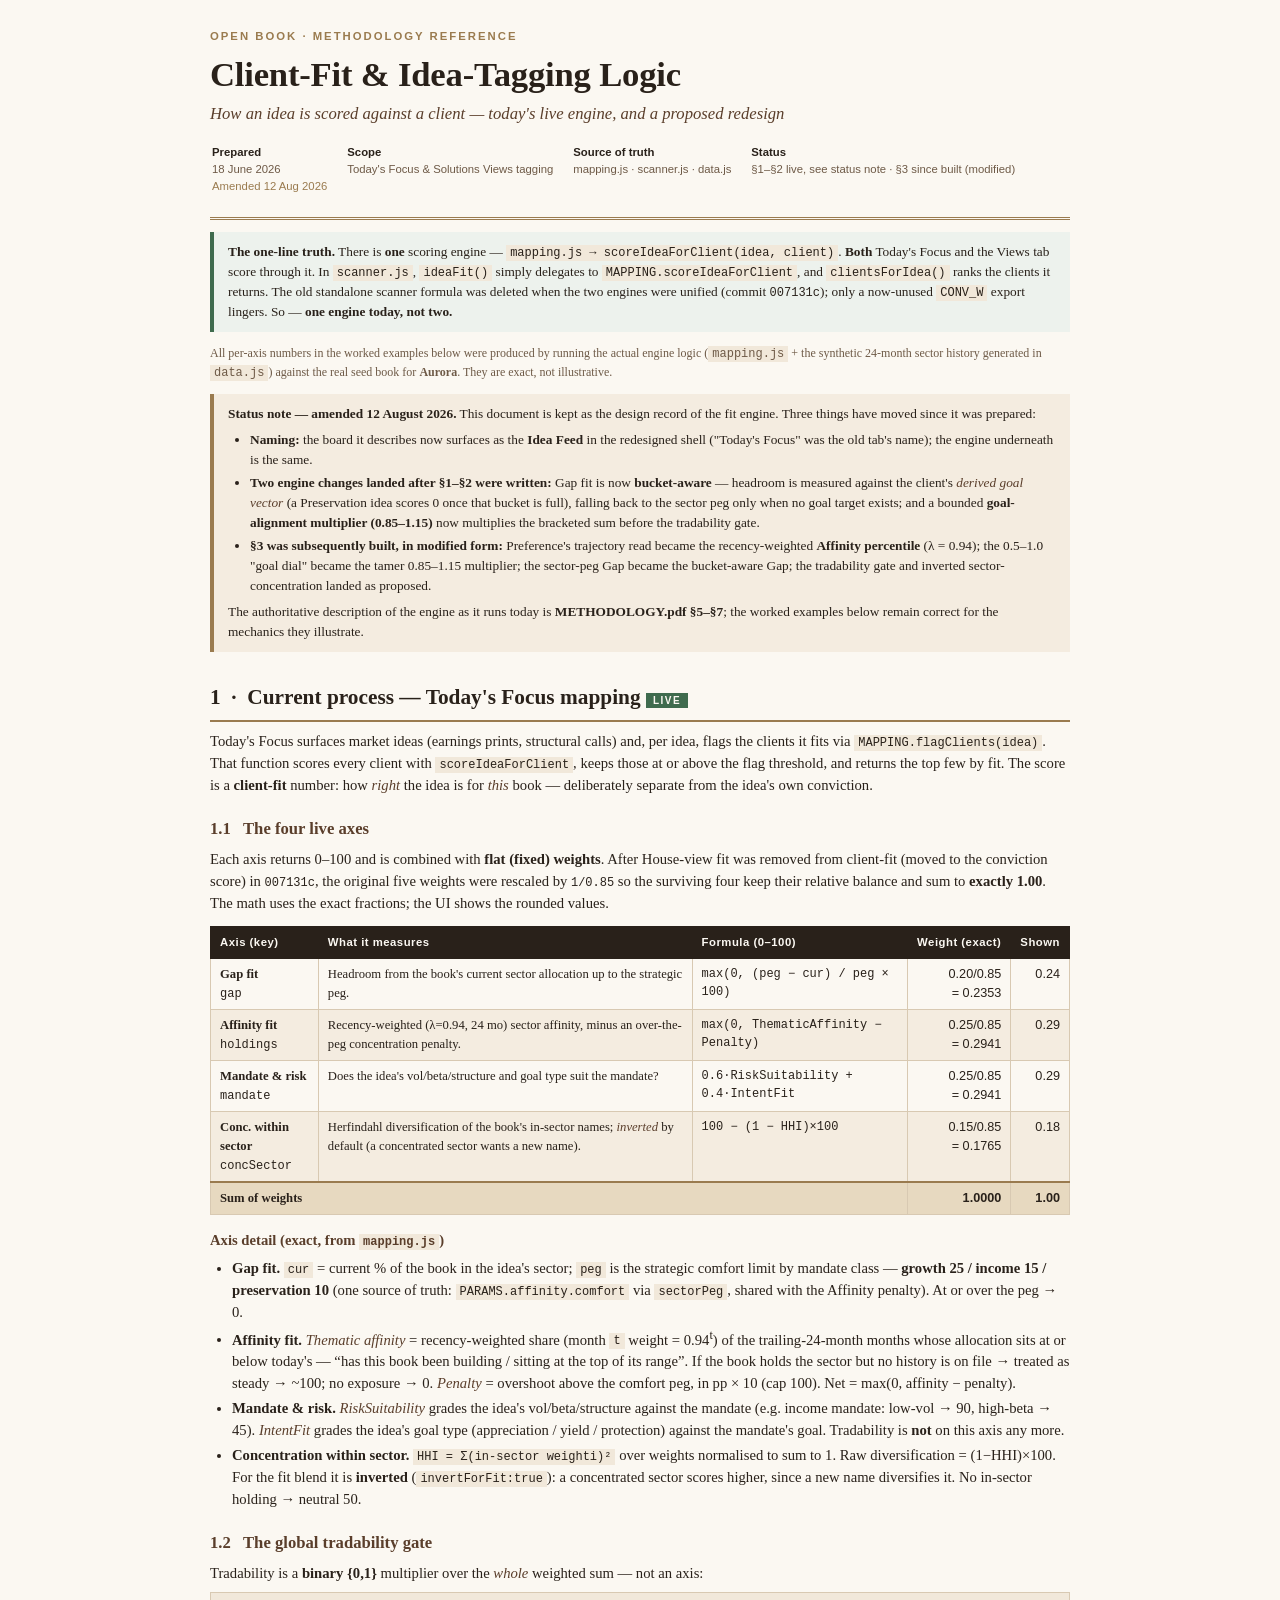
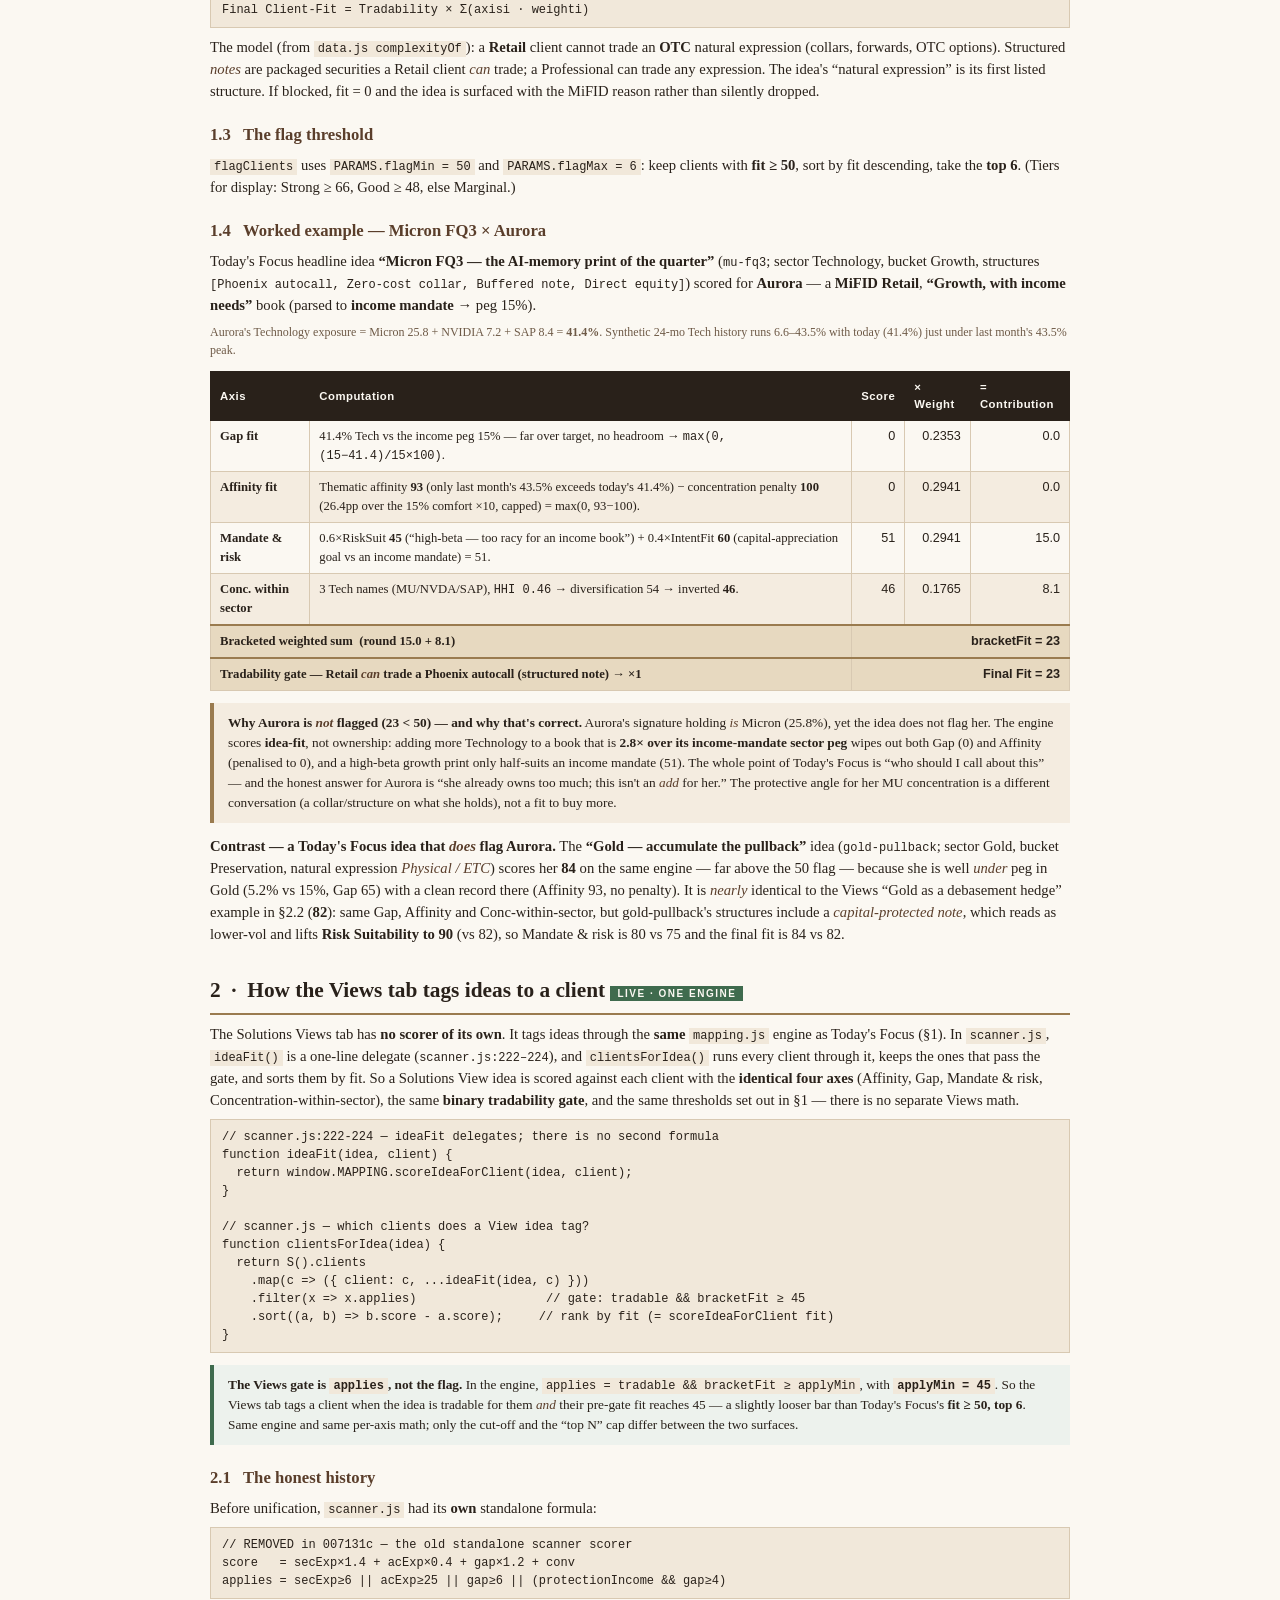
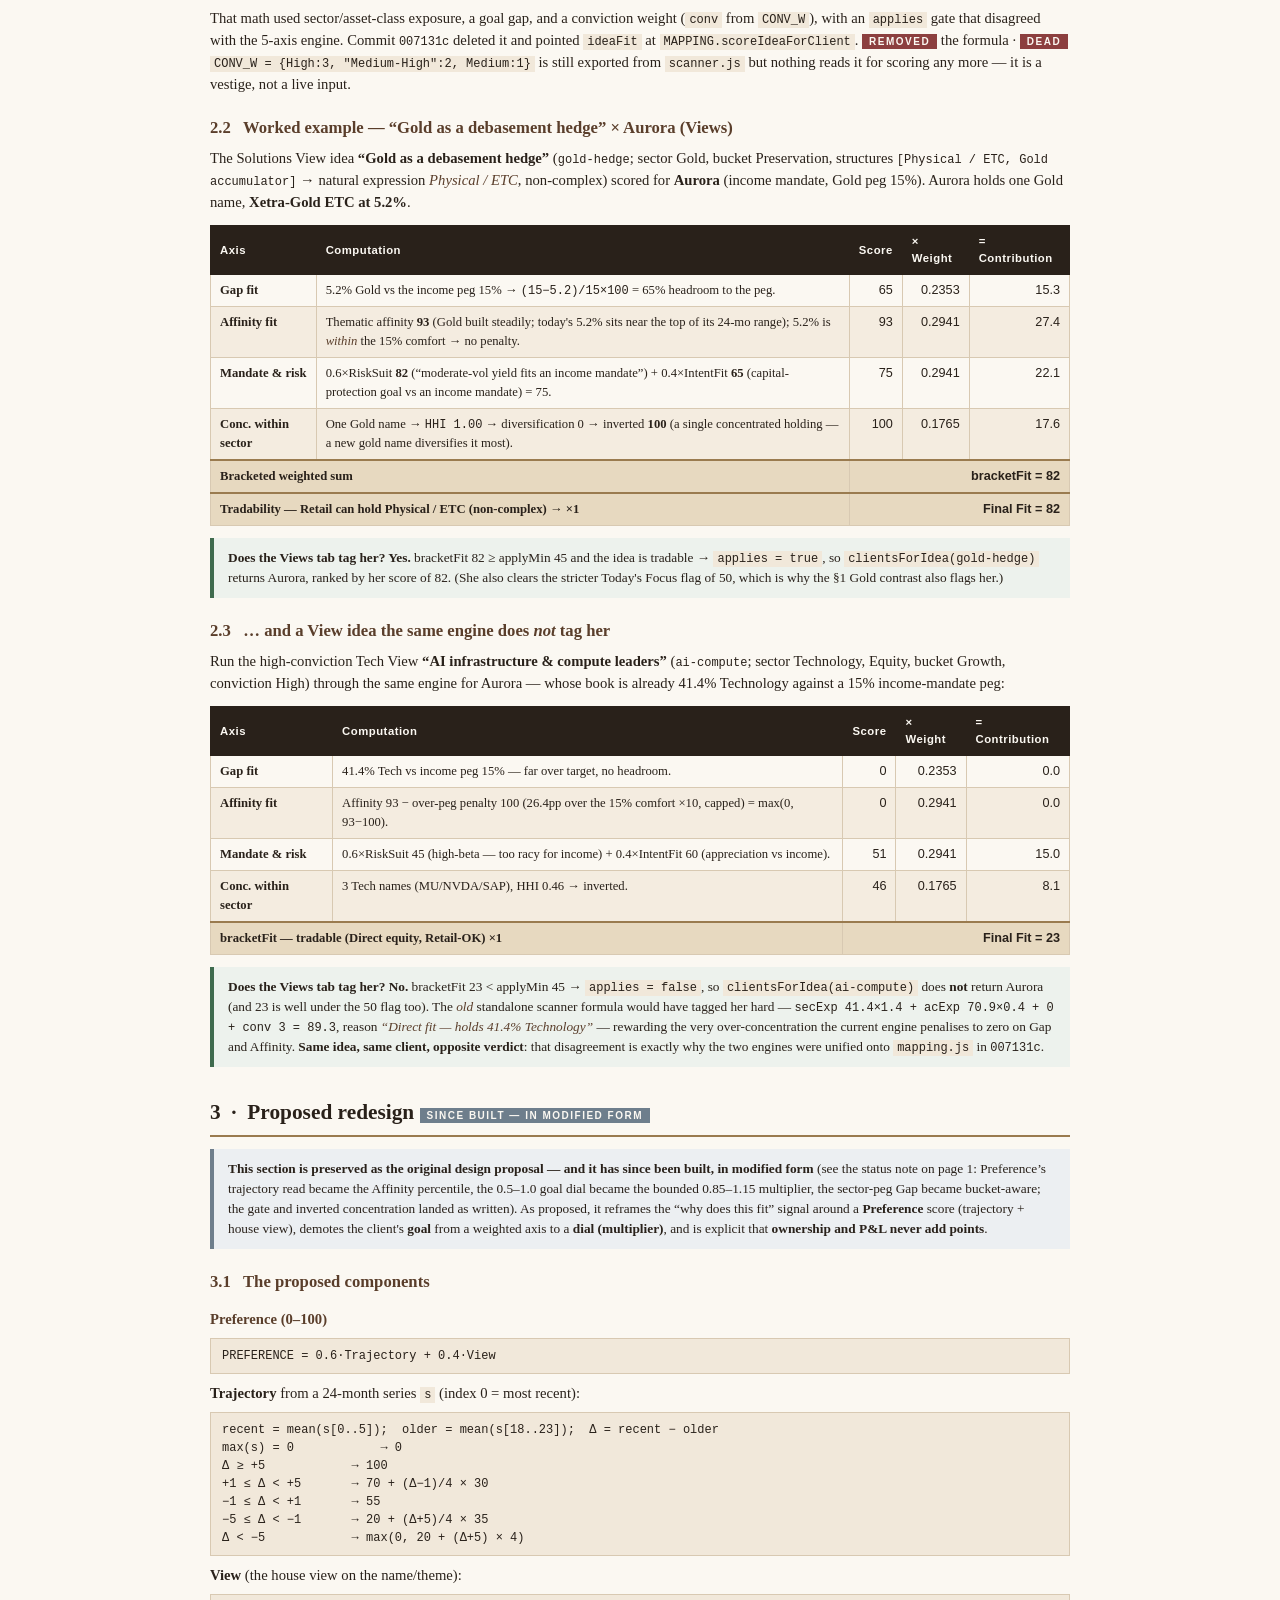
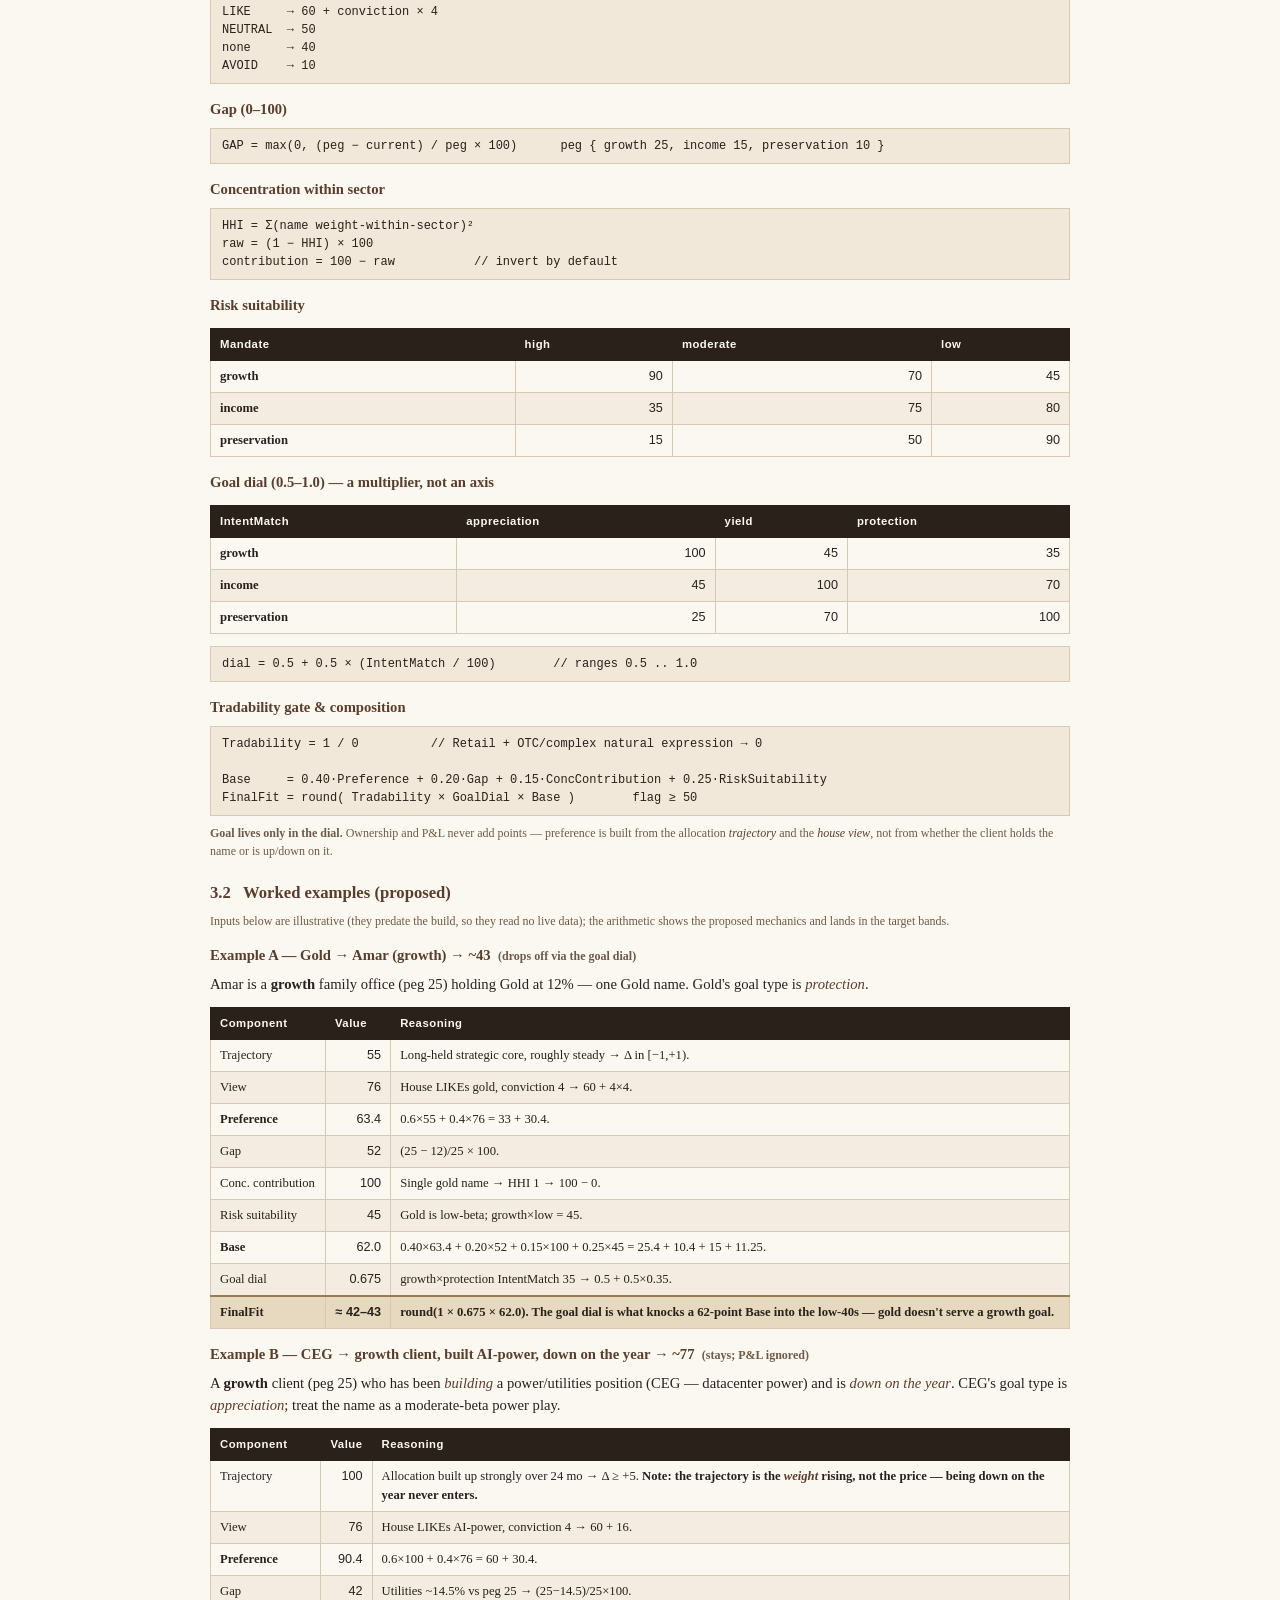
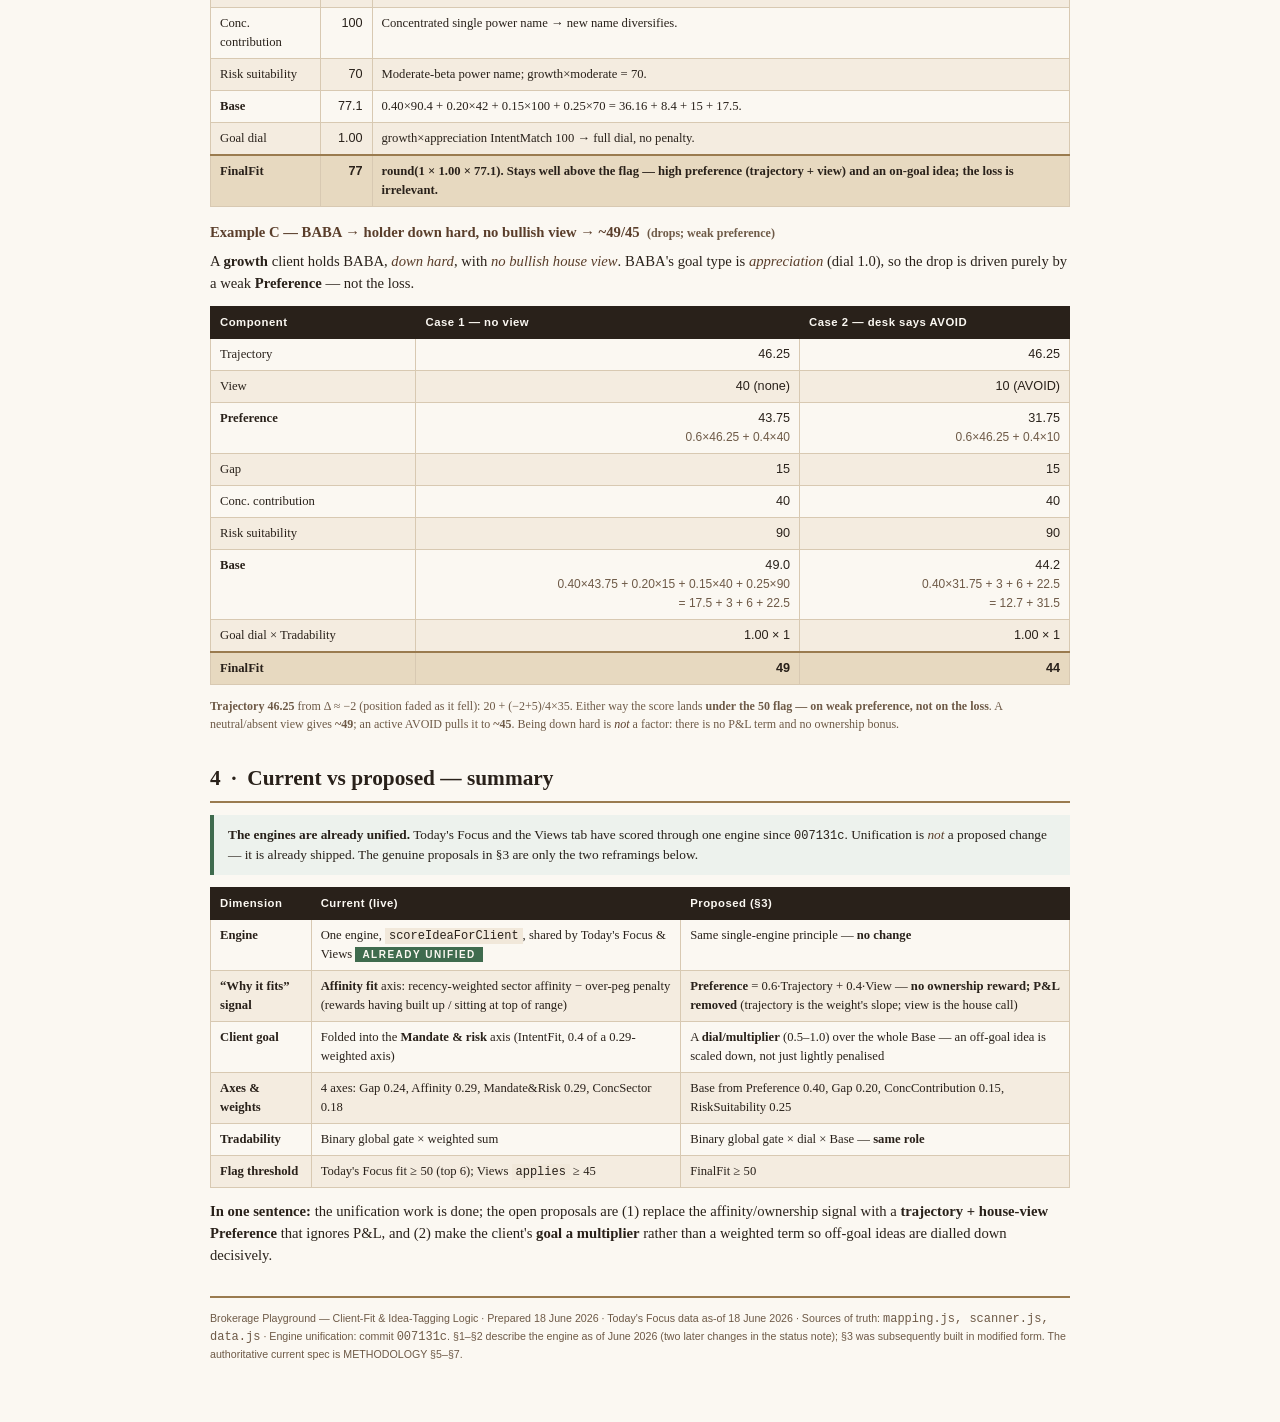
<file: MAPPING_AND_TAGGING.html>
<!DOCTYPE html>
<html lang="en">
<head>
<meta charset="utf-8"/>
<meta name="viewport" content="width=device-width, initial-scale=1"/>
<title>Client-Fit &amp; Idea-Tagging Logic — Reference</title>
<style>
  @page { size: A4; margin: 20mm 16mm 18mm 16mm; }
  html { -webkit-text-size-adjust: 100%; }
  body {
    font-family: "Georgia", "Times New Roman", serif;
    color: #29211A;
    background: #FBF8F2;
    line-height: 1.5;
    font-size: 11pt;
    margin: 0;
    padding: 0;
  }
  .page { max-width: 860px; margin: 0 auto; padding: 28px 34px 60px 34px; }

  /* ---- headings ---- */
  h1, h2, h3, h4 { font-family: "Georgia", "Times New Roman", serif; color: #29211A; font-weight: 700; }
  h1 { font-size: 26pt; line-height: 1.15; margin: 0 0 4px 0; letter-spacing: -0.2px; }
  h2 {
    font-size: 16pt; margin: 30px 0 8px 0; padding-bottom: 6px;
    border-bottom: 2px solid #9A7B4F; color: #29211A;
  }
  h3 { font-size: 12.5pt; margin: 20px 0 6px 0; color: #5A3E2B; }
  h4 { font-size: 11pt; margin: 14px 0 4px 0; color: #5A3E2B; }
  p { margin: 7px 0; }
  a { color: #9A7B4F; }
  strong { color: #29211A; }
  em { color: #5A3E2B; }

  .kicker { font-family: "Helvetica", "Arial", sans-serif; font-size: 8.5pt; letter-spacing: 2px;
            text-transform: uppercase; color: #9A7B4F; font-weight: 700; margin: 0 0 10px 0; }
  .subtitle { font-size: 12.5pt; color: #5A3E2B; font-style: italic; margin: 6px 0 0 0; }

  /* ---- cover meta ---- */
  .cover { border-bottom: 3px double #9A7B4F; padding-bottom: 18px; margin-bottom: 8px; }
  .meta { font-family: "Helvetica","Arial",sans-serif; font-size: 8.5pt; color: #6E5A47; margin-top: 14px; }
  .meta td { padding: 2px 18px 2px 0; vertical-align: top; }
  .meta b { color: #29211A; }

  /* ---- callouts ---- */
  .note, .proposed, .key {
    border-left: 4px solid #9A7B4F; background: #F4ECE0; padding: 10px 14px;
    margin: 12px 0; font-size: 10pt;
  }
  .key { border-left-color: #3F6B4E; background: #EDF2ED; }
  .proposed { border-left-color: #6E7E8C; background: #ECEFF2; }
  .tag { font-family: "Helvetica","Arial",sans-serif; font-size: 7.5pt; letter-spacing: 1.5px;
         text-transform: uppercase; font-weight: 700; padding: 2px 7px; color: #FBF8F2; }
  .tag-current { background: #3F6B4E; }
  .tag-proposed { background: #6E7E8C; }
  .tag-removed { background: #8C3F3F; }

  /* ---- tables ---- */
  table.data { border-collapse: collapse; width: 100%; margin: 12px 0; font-size: 9.5pt; }
  table.data th {
    background: #29211A; color: #FBF8F2; text-align: left; padding: 7px 9px;
    font-family: "Helvetica","Arial",sans-serif; font-size: 8.5pt; letter-spacing: 0.5px; font-weight: 700;
    border: 1px solid #29211A;
  }
  table.data td { padding: 6px 9px; border: 1px solid #D8C9B2; vertical-align: top; }
  table.data tr.alt td { background: #F4ECE0; }
  table.data td.num { text-align: right; font-family: "Helvetica","Arial",sans-serif; }
  table.data tr.total td { background: #E7D9C0; font-weight: 700; border-top: 2px solid #9A7B4F; }
  .mono { font-family: "Consolas","Courier New",monospace; font-size: 9pt; }
  .formula { font-family: "Consolas","Courier New",monospace; font-size: 9pt; background: #F1E8DA;
             padding: 8px 11px; border: 1px solid #D8C9B2; margin: 8px 0; display: block; white-space: pre-wrap; }
  code { font-family: "Consolas","Courier New",monospace; font-size: 9pt; background: #F1E8DA; padding: 1px 4px; }

  ul { margin: 6px 0 6px 0; padding-left: 22px; }
  li { margin: 3px 0; }
  .small { font-size: 9pt; color: #6E5A47; }
  .pagebreak { page-break-before: always; }
  hr { border: none; border-top: 1px solid #D8C9B2; margin: 22px 0; }
  .footer { margin-top: 30px; padding-top: 12px; border-top: 2px solid #9A7B4F;
            font-family: "Helvetica","Arial",sans-serif; font-size: 8pt; color: #6E5A47; }
</style>
</head>
<body>
<div class="page">

  <!-- ============================ COVER ============================ -->
  <div class="cover">
    <p class="kicker">Open Book &middot; Methodology Reference</p>
    <h1>Client-Fit &amp; Idea-Tagging Logic</h1>
    <p class="subtitle">How an idea is scored against a client &mdash; today's live engine, and a proposed redesign</p>
    <table class="meta">
      <tr>
        <td><b>Prepared</b><br/>18 June 2026<br/><span style="color:#9A7B4F">Amended 12 Aug 2026</span></td>
        <td><b>Scope</b><br/>Today's Focus &amp; Solutions Views tagging</td>
        <td><b>Source of truth</b><br/>mapping.js &middot; scanner.js &middot; data.js</td>
        <td><b>Status</b><br/>&sect;1&ndash;&sect;2 live, see status note &middot; &sect;3 since built (modified)</td>
      </tr>
    </table>
  </div>

  <div class="key">
    <b>The one-line truth.</b> There is <b>one</b> scoring engine &mdash;
    <code>mapping.js &rarr; scoreIdeaForClient(idea, client)</code>. <b>Both</b> Today's Focus
    and the Views tab score through it. In <code>scanner.js</code>, <code>ideaFit()</code> simply
    delegates to <code>MAPPING.scoreIdeaForClient</code>, and <code>clientsForIdea()</code> ranks the
    clients it returns. The old standalone scanner formula was deleted when the two engines were
    unified (commit <span class="mono">007131c</span>); only a now-unused <code>CONV_W</code> export
    lingers. So &mdash; <b>one engine today, not two.</b>
  </div>

  <p class="small">All per-axis numbers in the worked examples below were produced by running the
  actual engine logic (<code>mapping.js</code> + the synthetic 24-month sector history generated in
  <code>data.js</code>) against the real seed book for <b>Aurora</b>. They are exact, not illustrative.</p>

  <!-- ============================ SECTION 1 ============================ -->
  
<div class="note"><b>Status note &mdash; amended 12 August 2026.</b> This document is kept as the design
record of the fit engine. Three things have moved since it was prepared:
<ul>
  <li><b>Naming:</b> the board it describes now surfaces as the <b>Idea Feed</b> in the redesigned
      shell ("Today's Focus" was the old tab's name); the engine underneath is the same.</li>
  <li><b>Two engine changes landed after &sect;1&ndash;&sect;2 were written:</b> Gap fit is now
      <b>bucket-aware</b> — headroom is measured against the client's <em>derived goal vector</em>
      (a Preservation idea scores 0 once that bucket is full), falling back to the sector peg only when
      no goal target exists; and a bounded <b>goal-alignment multiplier (0.85&ndash;1.15)</b> now
      multiplies the bracketed sum before the tradability gate.</li>
  <li><b>&sect;3 was subsequently built, in modified form:</b> Preference's trajectory read became the
      recency-weighted <b>Affinity percentile</b> (&lambda; = 0.94); the 0.5&ndash;1.0 "goal dial"
      became the tamer 0.85&ndash;1.15 multiplier; the sector-peg Gap became the bucket-aware Gap; the
      tradability gate and inverted sector-concentration landed as proposed.</li>
</ul>
The authoritative description of the engine as it runs today is <b>METHODOLOGY.pdf &sect;5&ndash;&sect;7</b>;
the worked examples below remain correct for the mechanics they illustrate.</div>

<h2>1 &nbsp;&middot;&nbsp; Current process &mdash; Today's Focus mapping <span class="tag tag-current">Live</span></h2>

  <p>Today's Focus surfaces market ideas (earnings prints, structural calls) and, per idea, flags the
  clients it fits via <code>MAPPING.flagClients(idea)</code>. That function scores every client with
  <code>scoreIdeaForClient</code>, keeps those at or above the flag threshold, and returns the top few
  by fit. The score is a <b>client-fit</b> number: how <em>right</em> the idea is for <em>this</em>
  book &mdash; deliberately separate from the idea's own conviction.</p>

  <h3>1.1 &nbsp; The four live axes</h3>
  <p>Each axis returns 0&ndash;100 and is combined with <b>flat (fixed) weights</b>. After House-view fit
  was removed from client-fit (moved to the conviction score) in <span class="mono">007131c</span>, the
  original five weights were rescaled by <span class="mono">1/0.85</span> so the surviving four keep their
  relative balance and sum to <b>exactly 1.00</b>. The math uses the exact fractions; the UI shows the
  rounded values.</p>

  <table class="data">
    <tr>
      <th>Axis (key)</th><th>What it measures</th><th>Formula (0&ndash;100)</th>
      <th>Weight&nbsp;(exact)</th><th>Shown</th>
    </tr>
    <tr>
      <td><b>Gap fit</b><br/><span class="mono">gap</span></td>
      <td>Headroom from the book's current sector allocation up to the strategic peg.</td>
      <td class="mono">max(0, (peg &minus; cur) / peg &times; 100)</td>
      <td class="num">0.20/0.85<br/>= 0.2353</td><td class="num">0.24</td>
    </tr>
    <tr class="alt">
      <td><b>Affinity fit</b><br/><span class="mono">holdings</span></td>
      <td>Recency-weighted (&lambda;=0.94, 24&nbsp;mo) sector affinity, minus an over-the-peg concentration penalty.</td>
      <td class="mono">max(0, ThematicAffinity &minus; Penalty)</td>
      <td class="num">0.25/0.85<br/>= 0.2941</td><td class="num">0.29</td>
    </tr>
    <tr>
      <td><b>Mandate &amp; risk</b><br/><span class="mono">mandate</span></td>
      <td>Does the idea's vol/beta/structure and goal type suit the mandate?</td>
      <td class="mono">0.6&middot;RiskSuitability + 0.4&middot;IntentFit</td>
      <td class="num">0.25/0.85<br/>= 0.2941</td><td class="num">0.29</td>
    </tr>
    <tr class="alt">
      <td><b>Conc. within sector</b><br/><span class="mono">concSector</span></td>
      <td>Herfindahl diversification of the book's in-sector names; <em>inverted</em> by default (a concentrated sector wants a new name).</td>
      <td class="mono">100 &minus; (1 &minus; HHI)&times;100</td>
      <td class="num">0.15/0.85<br/>= 0.1765</td><td class="num">0.18</td>
    </tr>
    <tr class="total"><td colspan="3">Sum of weights</td><td class="num">1.0000</td><td class="num">1.00</td></tr>
  </table>

  <h4>Axis detail (exact, from <code>mapping.js</code>)</h4>
  <ul>
    <li><b>Gap fit.</b> <code>cur</code> = current % of the book in the idea's sector; <code>peg</code> is the
      strategic comfort limit by mandate class &mdash; <b>growth 25 / income 15 / preservation 10</b> (one
      source of truth: <code>PARAMS.affinity.comfort</code> via <code>sectorPeg</code>, shared with the
      Affinity penalty). At or over the peg &rarr; 0.</li>
    <li><b>Affinity fit.</b> <em>Thematic affinity</em> = recency-weighted share (month <code>t</code> weight =
      0.94<sup>t</sup>) of the trailing-24-month months whose allocation sits at or below today's &mdash;
      &ldquo;has this book been building / sitting at the top of its range&rdquo;. If the book holds the sector
      but no history is on file &rarr; treated as steady &rarr; ~100; no exposure &rarr; 0.
      <em>Penalty</em> = overshoot above the comfort peg, in pp &times; 10 (cap 100). Net = max(0, affinity &minus; penalty).</li>
    <li><b>Mandate &amp; risk.</b> <em>RiskSuitability</em> grades the idea's vol/beta/structure against the mandate
      (e.g. income mandate: low-vol &rarr; 90, high-beta &rarr; 45). <em>IntentFit</em> grades the idea's goal type
      (appreciation / yield / protection) against the mandate's goal. Tradability is <b>not</b> on this axis any more.</li>
    <li><b>Concentration within sector.</b> <code>HHI = &Sigma;(in-sector weighti)²</code> over weights normalised to
      sum to 1. Raw diversification = (1&minus;HHI)&times;100. For the fit blend it is <b>inverted</b>
      (<code>invertForFit:true</code>): a concentrated sector scores higher, since a new name diversifies it.
      No in-sector holding &rarr; neutral 50.</li>
  </ul>

  <h3>1.2 &nbsp; The global tradability gate</h3>
  <p>Tradability is a <b>binary {0,1}</b> multiplier over the <em>whole</em> weighted sum &mdash; not an axis:</p>
  <span class="formula">Final Client-Fit = Tradability &times; &Sigma;(axisi &middot; weighti)</span>
  <p>The model (from <code>data.js complexityOf</code>): a <b>Retail</b> client cannot trade an <b>OTC</b> natural
  expression (collars, forwards, OTC options). Structured <em>notes</em> are packaged securities a Retail client
  <em>can</em> trade; a Professional can trade any expression. The idea's &ldquo;natural expression&rdquo; is its first
  listed structure. If blocked, fit = 0 and the idea is surfaced with the MiFID reason rather than silently dropped.</p>

  <h3>1.3 &nbsp; The flag threshold</h3>
  <p><code>flagClients</code> uses <code>PARAMS.flagMin = 50</code> and <code>PARAMS.flagMax = 6</code>: keep clients with
  <b>fit &ge; 50</b>, sort by fit descending, take the <b>top 6</b>. (Tiers for display: Strong &ge; 66, Good &ge; 48,
  else Marginal.)</p>

  <h3>1.4 &nbsp; Worked example &mdash; Micron FQ3 &times; Aurora</h3>
  <p>Today's Focus headline idea <b>&ldquo;Micron FQ3 &mdash; the AI-memory print of the quarter&rdquo;</b>
  (<span class="mono">mu-fq3</span>; sector Technology, bucket Growth, structures
  <span class="mono">[Phoenix autocall, Zero-cost collar, Buffered note, Direct equity]</span>) scored for
  <b>Aurora</b> &mdash; a <b>MiFID Retail</b>, <b>&ldquo;Growth, with income needs&rdquo;</b> book (parsed to
  <b>income mandate</b> &rarr; peg 15%).</p>

  <p class="small">Aurora's Technology exposure = Micron 25.8 + NVIDIA 7.2 + SAP 8.4 = <b>41.4%</b>. Synthetic
  24-mo Tech history runs 6.6&ndash;43.5% with today (41.4%) just under last month's 43.5% peak.</p>

  <table class="data">
    <tr><th>Axis</th><th>Computation</th><th>Score</th><th>&times; Weight</th><th>= Contribution</th></tr>
    <tr>
      <td><b>Gap fit</b></td>
      <td>41.4% Tech vs the income peg 15% &mdash; far over target, no headroom &rarr; <span class="mono">max(0,(15&minus;41.4)/15&times;100)</span>.</td>
      <td class="num">0</td><td class="num">0.2353</td><td class="num">0.0</td>
    </tr>
    <tr class="alt">
      <td><b>Affinity fit</b></td>
      <td>Thematic affinity <b>93</b> (only last month's 43.5% exceeds today's 41.4%) &minus; concentration penalty <b>100</b>
          (26.4pp over the 15% comfort &times;10, capped) = max(0, 93&minus;100).</td>
      <td class="num">0</td><td class="num">0.2941</td><td class="num">0.0</td>
    </tr>
    <tr>
      <td><b>Mandate &amp; risk</b></td>
      <td>0.6&times;RiskSuit <b>45</b> (&ldquo;high-beta &mdash; too racy for an income book&rdquo;) +
          0.4&times;IntentFit <b>60</b> (capital-appreciation goal vs an income mandate) = 51.</td>
      <td class="num">51</td><td class="num">0.2941</td><td class="num">15.0</td>
    </tr>
    <tr class="alt">
      <td><b>Conc. within sector</b></td>
      <td>3 Tech names (MU/NVDA/SAP), <span class="mono">HHI 0.46</span> &rarr; diversification 54 &rarr; inverted <b>46</b>.</td>
      <td class="num">46</td><td class="num">0.1765</td><td class="num">8.1</td>
    </tr>
    <tr class="total"><td colspan="2">Bracketed weighted sum &nbsp;(round 15.0 + 8.1)</td><td colspan="3" class="num">bracketFit = 23</td></tr>
    <tr class="total"><td colspan="2">Tradability gate &mdash; Retail <em>can</em> trade a Phoenix autocall (structured note) &rarr; &times;1</td><td colspan="3" class="num">Final Fit = 23</td></tr>
  </table>

  <div class="note">
    <b>Why Aurora is <em>not</em> flagged (23 &lt; 50) &mdash; and why that's correct.</b> Aurora's signature
    holding <em>is</em> Micron (25.8%), yet the idea does not flag her. The engine scores <b>idea-fit</b>, not
    ownership: adding more Technology to a book that is <b>2.8&times; over its income-mandate sector peg</b> wipes out
    both Gap (0) and Affinity (penalised to 0), and a high-beta growth print only half-suits an income mandate
    (51). The whole point of Today's Focus is &ldquo;who should I call about this&rdquo; &mdash; and the honest answer for
    Aurora is &ldquo;she already owns too much; this isn't an <em>add</em> for her.&rdquo; The protective angle for her MU
    concentration is a different conversation (a collar/structure on what she holds), not a fit to buy more.
  </div>

  <p><b>Contrast &mdash; a Today's Focus idea that <em>does</em> flag Aurora.</b> The
  <b>&ldquo;Gold &mdash; accumulate the pullback&rdquo;</b> idea (<span class="mono">gold-pullback</span>; sector Gold, bucket
  Preservation, natural expression <em>Physical / ETC</em>) scores her <b>84</b> on the same engine &mdash; far above the 50
  flag &mdash; because she is well <em>under</em> peg in Gold (5.2% vs 15%, Gap 65) with a clean record there (Affinity 93,
  no penalty). It is <em>nearly</em> identical to the Views &ldquo;Gold as a debasement hedge&rdquo; example in &sect;2.2
  (<b>82</b>): same Gap, Affinity and Conc-within-sector, but gold-pullback's structures include a
  <em>capital-protected note</em>, which reads as lower-vol and lifts <b>Risk Suitability to 90</b> (vs 82),
  so Mandate&nbsp;&amp;&nbsp;risk is 80 vs 75 and the final fit is 84 vs 82.</p>

  <!-- ============================ SECTION 2 ============================ -->
  <h2 class="pagebreak">2 &nbsp;&middot;&nbsp; How the Views tab tags ideas to a client <span class="tag tag-current">Live &middot; one engine</span></h2>

  <p>The Solutions Views tab has <b>no scorer of its own</b>. It tags ideas through the <b>same</b>
  <code>mapping.js</code> engine as Today's Focus (&sect;1). In <code>scanner.js</code>, <code>ideaFit()</code> is a
  one-line delegate (<span class="mono">scanner.js:222&ndash;224</span>), and <code>clientsForIdea()</code> runs every
  client through it, keeps the ones that pass the gate, and sorts them by fit. So a Solutions View idea is scored against
  each client with the <b>identical four axes</b> (Affinity, Gap, Mandate&nbsp;&amp;&nbsp;risk,
  Concentration-within-sector), the same <b>binary tradability gate</b>, and the same thresholds set out in &sect;1 &mdash;
  there is no separate Views math.</p>

  <pre class="formula">// scanner.js:222-224 &mdash; ideaFit delegates; there is no second formula<br/>function ideaFit(idea, client) {<br/>  return window.MAPPING.scoreIdeaForClient(idea, client);<br/>}<br/><br/>// scanner.js &mdash; which clients does a View idea tag?<br/>function clientsForIdea(idea) {<br/>  return S().clients<br/>    .map(c =&gt; ({ client: c, ...ideaFit(idea, c) }))<br/>    .filter(x =&gt; x.applies)                  // gate: tradable &amp;&amp; bracketFit &ge; 45<br/>    .sort((a, b) =&gt; b.score - a.score);     // rank by fit (= scoreIdeaForClient fit)<br/>}</pre>

  <div class="key">
    <b>The Views gate is <code>applies</code>, not the flag.</b> In the engine,
    <code>applies = tradable &amp;&amp; bracketFit &ge; applyMin</code>, with <b><code>applyMin = 45</code></b>. So the Views tab
    tags a client when the idea is tradable for them <em>and</em> their pre-gate fit reaches 45 &mdash; a slightly looser bar
    than Today's Focus's <b>fit &ge; 50, top 6</b>. Same engine and same per-axis math; only the cut-off and the
    &ldquo;top N&rdquo; cap differ between the two surfaces.
  </div>

  <h3>2.1 &nbsp; The honest history</h3>
  <p>Before unification, <code>scanner.js</code> had its <b>own</b> standalone formula:</p>
  <pre class="formula">// REMOVED in 007131c &mdash; the old standalone scanner scorer<br/>score   = secExp&times;1.4 + acExp&times;0.4 + gap&times;1.2 + conv<br/>applies = secExp&ge;6 || acExp&ge;25 || gap&ge;6 || (protectionIncome &amp;&amp; gap&ge;4)</pre>
  <p>That math used sector/asset-class exposure, a goal gap, and a conviction weight (<code>conv</code> from
  <code>CONV_W</code>), with an <code>applies</code> gate that disagreed with the 5-axis engine. Commit
  <span class="mono">007131c</span> deleted it and pointed <code>ideaFit</code> at <code>MAPPING.scoreIdeaForClient</code>.
  <span class="tag tag-removed">Removed</span> the formula &middot; <span class="tag tag-removed">Dead</span>
  <code>CONV_W = {High:3, "Medium-High":2, Medium:1}</code> is still exported from <code>scanner.js</code> but nothing
  reads it for scoring any more &mdash; it is a vestige, not a live input.</p>

  <h3>2.2 &nbsp; Worked example &mdash; &ldquo;Gold as a debasement hedge&rdquo; &times; Aurora (Views)</h3>
  <p>The Solutions View idea <b>&ldquo;Gold as a debasement hedge&rdquo;</b> (<span class="mono">gold-hedge</span>; sector Gold,
  bucket Preservation, structures <span class="mono">[Physical / ETC, Gold accumulator]</span> &rarr; natural expression
  <em>Physical / ETC</em>, non-complex) scored for <b>Aurora</b> (income mandate, Gold peg 15%). Aurora holds one Gold
  name, <b>Xetra-Gold ETC at 5.2%</b>.</p>

  <table class="data">
    <tr><th>Axis</th><th>Computation</th><th>Score</th><th>&times; Weight</th><th>= Contribution</th></tr>
    <tr>
      <td><b>Gap fit</b></td>
      <td>5.2% Gold vs the income peg 15% &rarr; <span class="mono">(15&minus;5.2)/15&times;100</span> = 65% headroom to the peg.</td>
      <td class="num">65</td><td class="num">0.2353</td><td class="num">15.3</td>
    </tr>
    <tr class="alt">
      <td><b>Affinity fit</b></td>
      <td>Thematic affinity <b>93</b> (Gold built steadily; today's 5.2% sits near the top of its 24-mo range);
          5.2% is <em>within</em> the 15% comfort &rarr; no penalty.</td>
      <td class="num">93</td><td class="num">0.2941</td><td class="num">27.4</td>
    </tr>
    <tr>
      <td><b>Mandate &amp; risk</b></td>
      <td>0.6&times;RiskSuit <b>82</b> (&ldquo;moderate-vol yield fits an income mandate&rdquo;) +
          0.4&times;IntentFit <b>65</b> (capital-protection goal vs an income mandate) = 75.</td>
      <td class="num">75</td><td class="num">0.2941</td><td class="num">22.1</td>
    </tr>
    <tr class="alt">
      <td><b>Conc. within sector</b></td>
      <td>One Gold name &rarr; <span class="mono">HHI 1.00</span> &rarr; diversification 0 &rarr; inverted <b>100</b>
          (a single concentrated holding &mdash; a new gold name diversifies it most).</td>
      <td class="num">100</td><td class="num">0.1765</td><td class="num">17.6</td>
    </tr>
    <tr class="total"><td colspan="2">Bracketed weighted sum</td><td colspan="3" class="num">bracketFit = 82</td></tr>
    <tr class="total"><td colspan="2">Tradability &mdash; Retail can hold Physical / ETC (non-complex) &rarr; &times;1</td><td colspan="3" class="num">Final Fit = 82</td></tr>
  </table>

  <div class="key">
    <b>Does the Views tab tag her? Yes.</b> bracketFit 82 &ge; applyMin 45 and the idea is tradable &rarr;
    <code>applies = true</code>, so <code>clientsForIdea(gold-hedge)</code> returns Aurora, ranked by her score of 82.
    (She also clears the stricter Today's Focus flag of 50, which is why the &sect;1 Gold contrast also flags her.)
  </div>

  <h3>2.3 &nbsp; &hellip; and a View idea the same engine does <em>not</em> tag her</h3>
  <p>Run the high-conviction Tech View <b>&ldquo;AI infrastructure &amp; compute leaders&rdquo;</b>
  (<span class="mono">ai-compute</span>; sector Technology, Equity, bucket Growth, conviction High) through the same engine
  for Aurora &mdash; whose book is already 41.4% Technology against a 15% income-mandate peg:</p>
  <table class="data">
    <tr><th>Axis</th><th>Computation</th><th>Score</th><th>&times; Weight</th><th>= Contribution</th></tr>
    <tr><td><b>Gap fit</b></td><td>41.4% Tech vs income peg 15% &mdash; far over target, no headroom.</td><td class="num">0</td><td class="num">0.2353</td><td class="num">0.0</td></tr>
    <tr class="alt"><td><b>Affinity fit</b></td><td>Affinity 93 &minus; over-peg penalty 100 (26.4pp over the 15% comfort &times;10, capped) = max(0, 93&minus;100).</td><td class="num">0</td><td class="num">0.2941</td><td class="num">0.0</td></tr>
    <tr><td><b>Mandate &amp; risk</b></td><td>0.6&times;RiskSuit 45 (high-beta &mdash; too racy for income) + 0.4&times;IntentFit 60 (appreciation vs income).</td><td class="num">51</td><td class="num">0.2941</td><td class="num">15.0</td></tr>
    <tr class="alt"><td><b>Conc. within sector</b></td><td>3 Tech names (MU/NVDA/SAP), HHI 0.46 &rarr; inverted.</td><td class="num">46</td><td class="num">0.1765</td><td class="num">8.1</td></tr>
    <tr class="total"><td colspan="2">bracketFit &mdash; tradable (Direct equity, Retail-OK) &times;1</td><td colspan="3" class="num">Final Fit = 23</td></tr>
  </table>
  <div class="key">
    <b>Does the Views tab tag her? No.</b> bracketFit 23 &lt; applyMin 45 &rarr; <code>applies = false</code>, so
    <code>clientsForIdea(ai-compute)</code> does <b>not</b> return Aurora (and 23 is well under the 50 flag too). The
    <em>old</em> standalone scanner formula would have tagged her hard &mdash; <span class="mono">secExp 41.4&times;1.4 +
    acExp 70.9&times;0.4 + 0 + conv 3 = 89.3</span>, reason <em>&ldquo;Direct fit &mdash; holds 41.4% Technology&rdquo;</em> &mdash;
    rewarding the very over-concentration the current engine penalises to zero on Gap and Affinity. <b>Same idea, same
    client, opposite verdict</b>: that disagreement is exactly why the two engines were unified onto <code>mapping.js</code>
    in <span class="mono">007131c</span>.
  </div>

  <!-- ============================ SECTION 3 ============================ -->
  <h2 class="pagebreak">3 &nbsp;&middot;&nbsp; Proposed redesign <span class="tag tag-proposed">Since built &mdash; in modified form</span></h2>

  <div class="proposed">
    <b>This section is preserved as the original design proposal — and it has since been built, in modified form</b> (see the status note on page 1: Preference&rsquo;s trajectory read became the Affinity percentile, the 0.5&ndash;1.0 goal dial became the bounded 0.85&ndash;1.15 multiplier, the sector-peg Gap became bucket-aware; the gate and inverted concentration landed as written). As proposed, it reframes the
    &ldquo;why does this fit&rdquo; signal around a <b>Preference</b> score (trajectory + house view), demotes the client's
    <b>goal</b> from a weighted axis to a <b>dial (multiplier)</b>, and is explicit that <b>ownership and P&amp;L never add
    points</b>.
  </div>

  <h3>3.1 &nbsp; The proposed components</h3>

  <h4>Preference (0&ndash;100)</h4>
  <span class="formula">PREFERENCE = 0.6&middot;Trajectory + 0.4&middot;View</span>
  <p><b>Trajectory</b> from a 24-month series <code>s</code> (index 0 = most recent):</p>
  <pre class="formula">recent = mean(s[0..5]);  older = mean(s[18..23]);  &Delta; = recent &minus; older<br/>max(s) = 0            &rarr; 0<br/>&Delta; &ge; +5            &rarr; 100<br/>+1 &le; &Delta; &lt; +5       &rarr; 70 + (&Delta;&minus;1)/4 &times; 30<br/>&minus;1 &le; &Delta; &lt; +1       &rarr; 55<br/>&minus;5 &le; &Delta; &lt; &minus;1       &rarr; 20 + (&Delta;+5)/4 &times; 35<br/>&Delta; &lt; &minus;5            &rarr; max(0, 20 + (&Delta;+5) &times; 4)</pre>
  <p><b>View</b> (the house view on the name/theme):</p>
  <pre class="formula">LIKE     &rarr; 60 + conviction &times; 4<br/>NEUTRAL  &rarr; 50<br/>none     &rarr; 40<br/>AVOID    &rarr; 10</pre>

  <h4>Gap (0&ndash;100)</h4>
  <span class="formula">GAP = max(0, (peg &minus; current) / peg &times; 100)      peg { growth 25, income 15, preservation 10 }</span>

  <h4>Concentration within sector</h4>
  <pre class="formula">HHI = &Sigma;(name weight-within-sector)²<br/>raw = (1 &minus; HHI) &times; 100<br/>contribution = 100 &minus; raw           // invert by default</pre>

  <h4>Risk suitability</h4>
  <table class="data">
    <tr><th>Mandate</th><th>high</th><th>moderate</th><th>low</th></tr>
    <tr><td><b>growth</b></td><td class="num">90</td><td class="num">70</td><td class="num">45</td></tr>
    <tr class="alt"><td><b>income</b></td><td class="num">35</td><td class="num">75</td><td class="num">80</td></tr>
    <tr><td><b>preservation</b></td><td class="num">15</td><td class="num">50</td><td class="num">90</td></tr>
  </table>

  <h4>Goal dial (0.5&ndash;1.0) &mdash; a multiplier, not an axis</h4>
  <table class="data">
    <tr><th>IntentMatch</th><th>appreciation</th><th>yield</th><th>protection</th></tr>
    <tr><td><b>growth</b></td><td class="num">100</td><td class="num">45</td><td class="num">35</td></tr>
    <tr class="alt"><td><b>income</b></td><td class="num">45</td><td class="num">100</td><td class="num">70</td></tr>
    <tr><td><b>preservation</b></td><td class="num">25</td><td class="num">70</td><td class="num">100</td></tr>
  </table>
  <span class="formula">dial = 0.5 + 0.5 &times; (IntentMatch / 100)        // ranges 0.5 .. 1.0</span>

  <h4>Tradability gate &amp; composition</h4>
  <pre class="formula">Tradability = 1 / 0          // Retail + OTC/complex natural expression &rarr; 0<br/><br/>Base     = 0.40&middot;Preference + 0.20&middot;Gap + 0.15&middot;ConcContribution + 0.25&middot;RiskSuitability<br/>FinalFit = round( Tradability &times; GoalDial &times; Base )        flag &ge; 50</pre>
  <p class="small"><b>Goal lives only in the dial.</b> Ownership and P&amp;L never add points &mdash; preference is built from
  the allocation <em>trajectory</em> and the <em>house view</em>, not from whether the client holds the name or is up/down on it.</p>

  <h3>3.2 &nbsp; Worked examples (proposed)</h3>
  <p class="small">Inputs below are illustrative (they predate the build, so they read no live data); the
  arithmetic shows the proposed mechanics and lands in the target bands.</p>

  <h4>Example A &mdash; Gold &rarr; Amar (growth) &rarr; ~43 &nbsp;<span class="small">(drops off via the goal dial)</span></h4>
  <p>Amar is a <b>growth</b> family office (peg 25) holding Gold at 12% &mdash; one Gold name. Gold's goal type is
  <em>protection</em>.</p>
  <table class="data">
    <tr><th>Component</th><th>Value</th><th>Reasoning</th></tr>
    <tr><td>Trajectory</td><td class="num">55</td><td>Long-held strategic core, roughly steady &rarr; &Delta; in [&minus;1,+1).</td></tr>
    <tr class="alt"><td>View</td><td class="num">76</td><td>House LIKEs gold, conviction 4 &rarr; 60 + 4&times;4.</td></tr>
    <tr><td><b>Preference</b></td><td class="num">63.4</td><td>0.6&times;55 + 0.4&times;76 = 33 + 30.4.</td></tr>
    <tr class="alt"><td>Gap</td><td class="num">52</td><td>(25 &minus; 12)/25 &times; 100.</td></tr>
    <tr><td>Conc. contribution</td><td class="num">100</td><td>Single gold name &rarr; HHI 1 &rarr; 100 &minus; 0.</td></tr>
    <tr class="alt"><td>Risk suitability</td><td class="num">45</td><td>Gold is low-beta; growth&times;low = 45.</td></tr>
    <tr><td><b>Base</b></td><td class="num">62.0</td><td>0.40&times;63.4 + 0.20&times;52 + 0.15&times;100 + 0.25&times;45 = 25.4 + 10.4 + 15 + 11.25.</td></tr>
    <tr class="alt"><td>Goal dial</td><td class="num">0.675</td><td>growth&times;protection IntentMatch 35 &rarr; 0.5 + 0.5&times;0.35.</td></tr>
    <tr class="total"><td><b>FinalFit</b></td><td class="num">&asymp; 42&ndash;43</td><td>round(1 &times; 0.675 &times; 62.0). The <b>goal dial</b> is what knocks a 62-point Base into the low-40s &mdash; gold doesn't serve a growth goal.</td></tr>
  </table>

  <h4>Example B &mdash; CEG &rarr; growth client, built AI-power, down on the year &rarr; ~77 &nbsp;<span class="small">(stays; P&amp;L ignored)</span></h4>
  <p>A <b>growth</b> client (peg 25) who has been <em>building</em> a power/utilities position (CEG &mdash; datacenter power)
  and is <em>down on the year</em>. CEG's goal type is <em>appreciation</em>; treat the name as a moderate-beta power play.</p>
  <table class="data">
    <tr><th>Component</th><th>Value</th><th>Reasoning</th></tr>
    <tr><td>Trajectory</td><td class="num">100</td><td>Allocation built up strongly over 24 mo &rarr; &Delta; &ge; +5. <b>Note: the trajectory is the <em>weight</em> rising, not the price &mdash; being down on the year never enters.</b></td></tr>
    <tr class="alt"><td>View</td><td class="num">76</td><td>House LIKEs AI-power, conviction 4 &rarr; 60 + 16.</td></tr>
    <tr><td><b>Preference</b></td><td class="num">90.4</td><td>0.6&times;100 + 0.4&times;76 = 60 + 30.4.</td></tr>
    <tr class="alt"><td>Gap</td><td class="num">42</td><td>Utilities ~14.5% vs peg 25 &rarr; (25&minus;14.5)/25&times;100.</td></tr>
    <tr><td>Conc. contribution</td><td class="num">100</td><td>Concentrated single power name &rarr; new name diversifies.</td></tr>
    <tr class="alt"><td>Risk suitability</td><td class="num">70</td><td>Moderate-beta power name; growth&times;moderate = 70.</td></tr>
    <tr><td><b>Base</b></td><td class="num">77.1</td><td>0.40&times;90.4 + 0.20&times;42 + 0.15&times;100 + 0.25&times;70 = 36.16 + 8.4 + 15 + 17.5.</td></tr>
    <tr class="alt"><td>Goal dial</td><td class="num">1.00</td><td>growth&times;appreciation IntentMatch 100 &rarr; full dial, no penalty.</td></tr>
    <tr class="total"><td><b>FinalFit</b></td><td class="num">77</td><td>round(1 &times; 1.00 &times; 77.1). <b>Stays well above the flag</b> &mdash; high preference (trajectory + view) and an on-goal idea; the loss is irrelevant.</td></tr>
  </table>

  <h4>Example C &mdash; BABA &rarr; holder down hard, no bullish view &rarr; ~49/45 &nbsp;<span class="small">(drops; weak preference)</span></h4>
  <p>A <b>growth</b> client holds BABA, <em>down hard</em>, with <em>no bullish house view</em>. BABA's goal type is
  <em>appreciation</em> (dial 1.0), so the drop is driven purely by a weak <b>Preference</b> &mdash; not the loss.</p>
  <table class="data">
    <tr><th>Component</th><th>Case 1 &mdash; no view</th><th>Case 2 &mdash; desk says AVOID</th></tr>
    <tr><td>Trajectory</td><td class="num">46.25</td><td class="num">46.25</td></tr>
    <tr class="alt"><td>View</td><td class="num">40 (none)</td><td class="num">10 (AVOID)</td></tr>
    <tr><td><b>Preference</b></td><td class="num">43.75<br/><span class="small">0.6&times;46.25 + 0.4&times;40</span></td><td class="num">31.75<br/><span class="small">0.6&times;46.25 + 0.4&times;10</span></td></tr>
    <tr class="alt"><td>Gap</td><td class="num">15</td><td class="num">15</td></tr>
    <tr><td>Conc. contribution</td><td class="num">40</td><td class="num">40</td></tr>
    <tr class="alt"><td>Risk suitability</td><td class="num">90</td><td class="num">90</td></tr>
    <tr><td><b>Base</b></td><td class="num">49.0<br/><span class="small">0.40&times;43.75 + 0.20&times;15 + 0.15&times;40 + 0.25&times;90<br/>= 17.5 + 3 + 6 + 22.5</span></td><td class="num">44.2<br/><span class="small">0.40&times;31.75 + 3 + 6 + 22.5<br/>= 12.7 + 31.5</span></td></tr>
    <tr class="alt"><td>Goal dial &times; Tradability</td><td class="num">1.00 &times; 1</td><td class="num">1.00 &times; 1</td></tr>
    <tr class="total"><td><b>FinalFit</b></td><td class="num">49</td><td class="num">44</td></tr>
  </table>
  <p class="small"><b>Trajectory 46.25</b> from &Delta; &asymp; &minus;2 (position faded as it fell): 20 + (&minus;2+5)/4&times;35.
  Either way the score lands <b>under the 50 flag &mdash; on weak preference, not on the loss</b>. A neutral/absent view
  gives <b>~49</b>; an active AVOID pulls it to <b>~45</b>. Being down hard is <em>not</em> a factor: there is no P&amp;L term
  and no ownership bonus.</p>

  <!-- ============================ SECTION 4 ============================ -->
  <h2 class="pagebreak">4 &nbsp;&middot;&nbsp; Current vs proposed &mdash; summary</h2>

  <div class="key">
    <b>The engines are already unified.</b> Today's Focus and the Views tab have scored through one engine since
    <span class="mono">007131c</span>. Unification is <em>not</em> a proposed change &mdash; it is already shipped. The
    genuine proposals in &sect;3 are only the two reframings below.
  </div>

  <table class="data">
    <tr><th>Dimension</th><th>Current (live)</th><th>Proposed (&sect;3)</th></tr>
    <tr>
      <td><b>Engine</b></td>
      <td>One engine, <code>scoreIdeaForClient</code>, shared by Today's Focus &amp; Views <span class="tag tag-current">Already unified</span></td>
      <td>Same single-engine principle &mdash; <b>no change</b></td>
    </tr>
    <tr class="alt">
      <td><b>&ldquo;Why it fits&rdquo; signal</b></td>
      <td><b>Affinity fit</b> axis: recency-weighted sector affinity &minus; over-peg penalty (rewards having built up / sitting at top of range)</td>
      <td><b>Preference</b> = 0.6&middot;Trajectory + 0.4&middot;View &mdash; <b>no ownership reward; P&amp;L removed</b> (trajectory is the weight's slope; view is the house call)</td>
    </tr>
    <tr>
      <td><b>Client goal</b></td>
      <td>Folded into the <b>Mandate &amp; risk</b> axis (IntentFit, 0.4 of a 0.29-weighted axis)</td>
      <td>A <b>dial/multiplier</b> (0.5&ndash;1.0) over the whole Base &mdash; an off-goal idea is scaled down, not just lightly penalised</td>
    </tr>
    <tr class="alt">
      <td><b>Axes &amp; weights</b></td>
      <td>4 axes: Gap 0.24, Affinity 0.29, Mandate&amp;Risk 0.29, ConcSector 0.18</td>
      <td>Base from Preference 0.40, Gap 0.20, ConcContribution 0.15, RiskSuitability 0.25</td>
    </tr>
    <tr>
      <td><b>Tradability</b></td>
      <td>Binary global gate &times; weighted sum</td>
      <td>Binary global gate &times; dial &times; Base &mdash; <b>same role</b></td>
    </tr>
    <tr class="alt">
      <td><b>Flag threshold</b></td>
      <td>Today's Focus fit &ge; 50 (top 6); Views <code>applies</code> &ge; 45</td>
      <td>FinalFit &ge; 50</td>
    </tr>
  </table>

  <p><b>In one sentence:</b> the unification work is done; the open proposals are (1) replace the affinity/ownership
  signal with a <b>trajectory + house-view Preference</b> that ignores P&amp;L, and (2) make the client's <b>goal a
  multiplier</b> rather than a weighted term so off-goal ideas are dialled down decisively.</p>

  <div class="footer">
    Brokerage Playground &mdash; Client-Fit &amp; Idea-Tagging Logic &middot; Prepared 18 June 2026 &middot;
    Today's Focus data as-of 18 June 2026 &middot; Sources of truth: <span class="mono">mapping.js, scanner.js, data.js</span> &middot;
    Engine unification: commit <span class="mono">007131c</span>. &sect;1&ndash;&sect;2 describe the engine as of June 2026 (two later changes in the status note); &sect;3 was subsequently built in modified form. The authoritative current spec is METHODOLOGY &sect;5&ndash;&sect;7.
  </div>

</div>
</body>
</html>
</file>
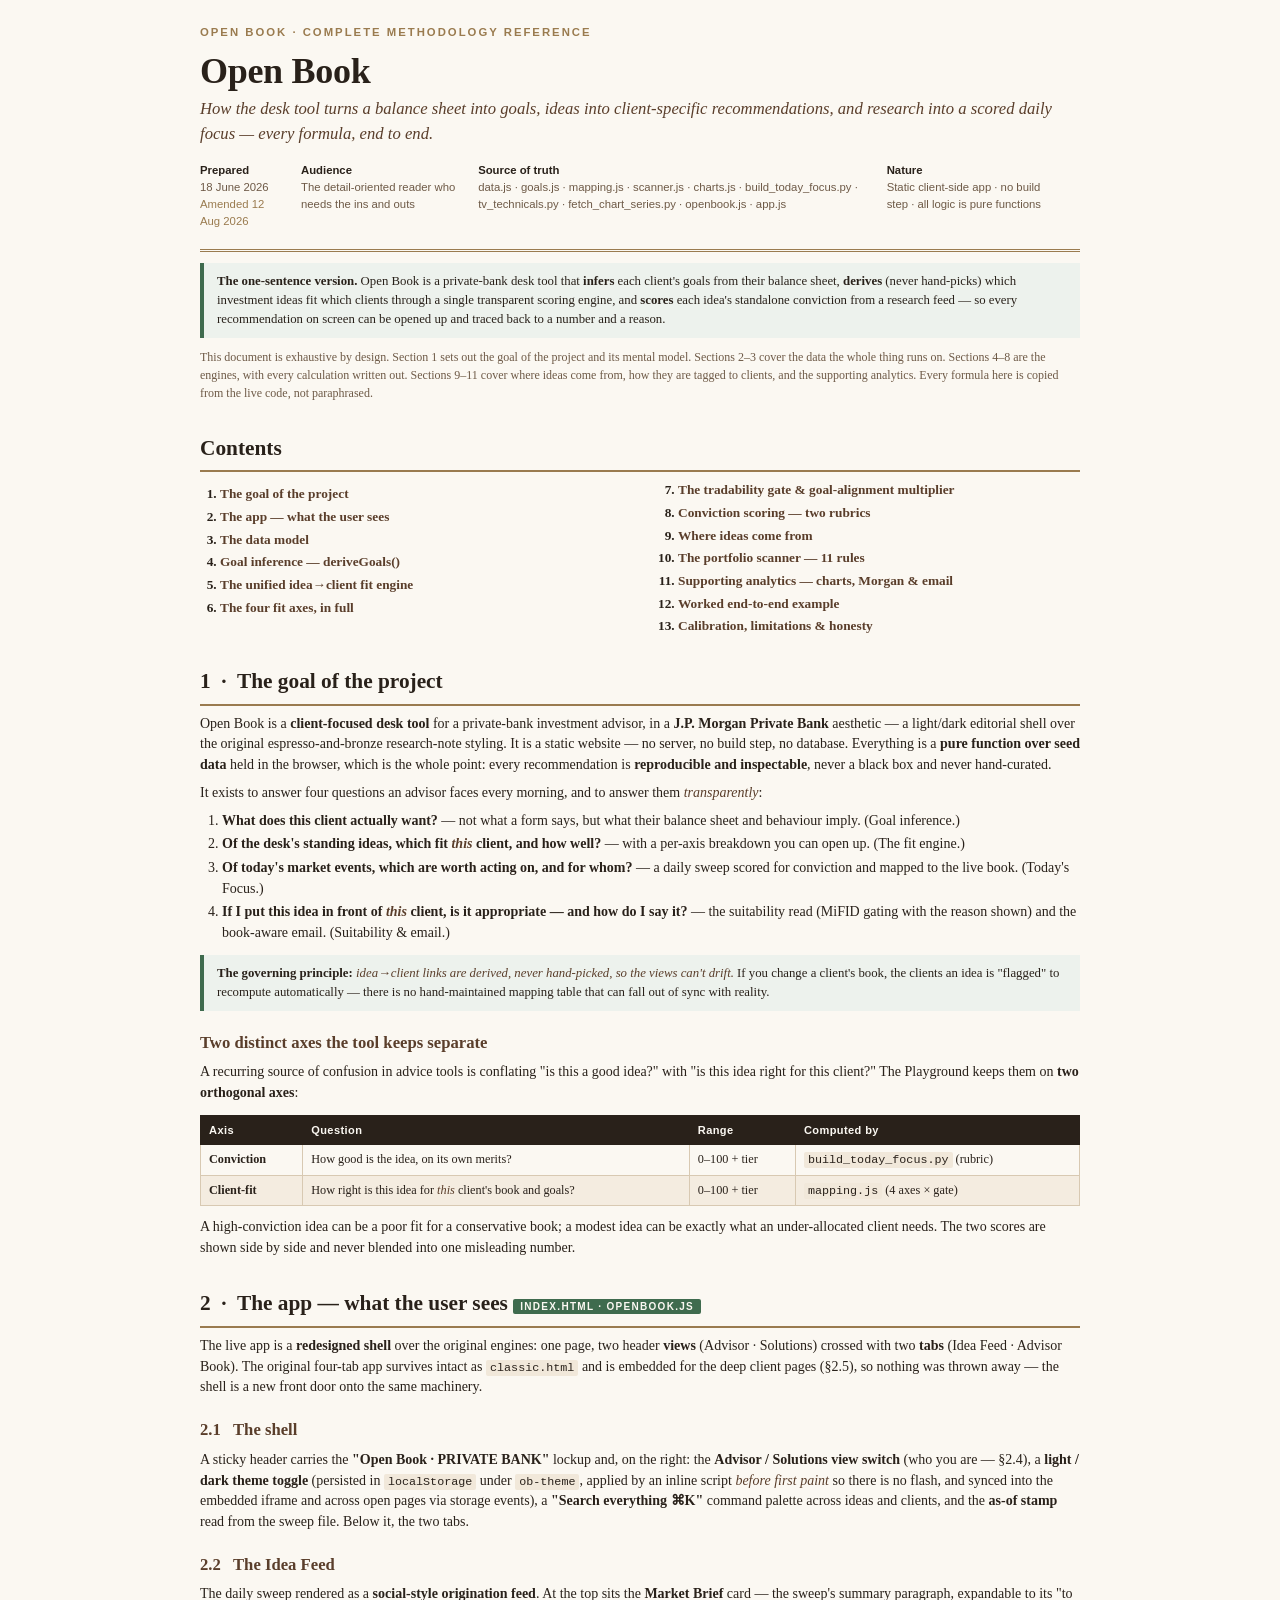
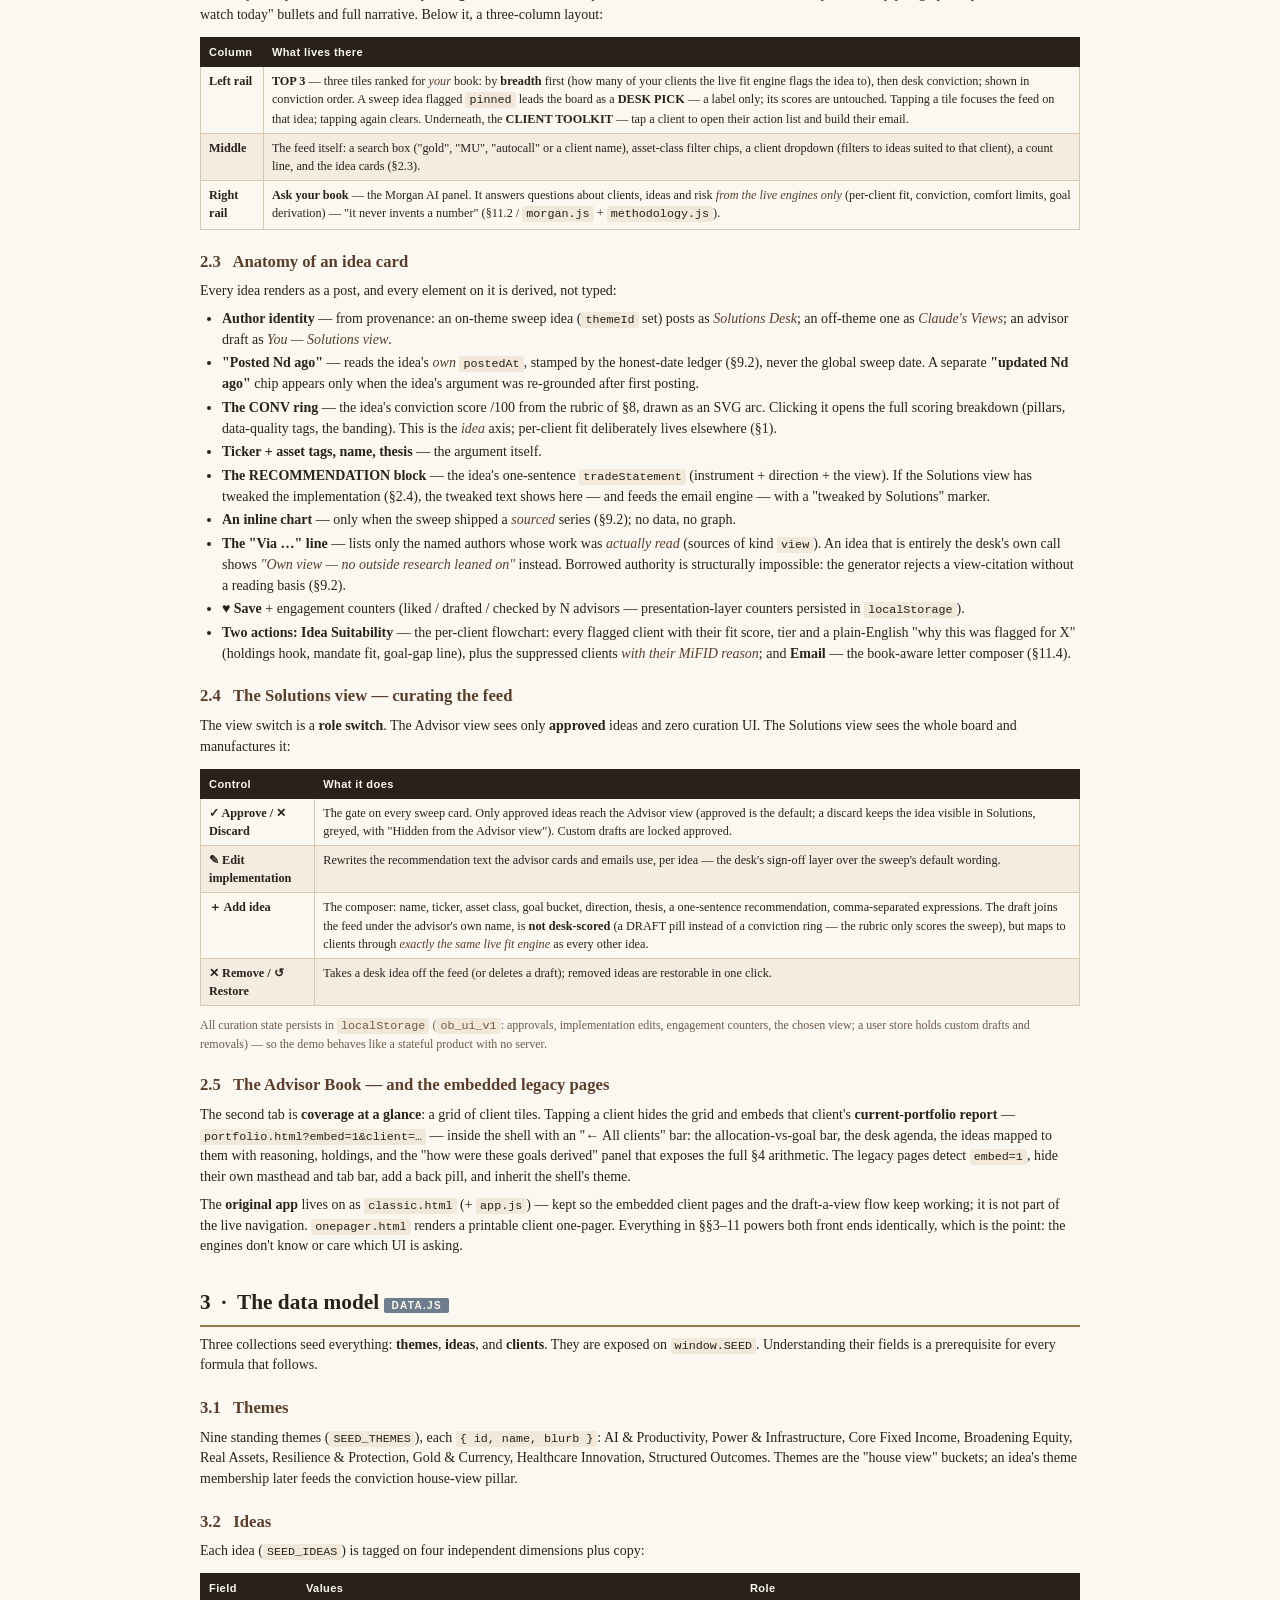
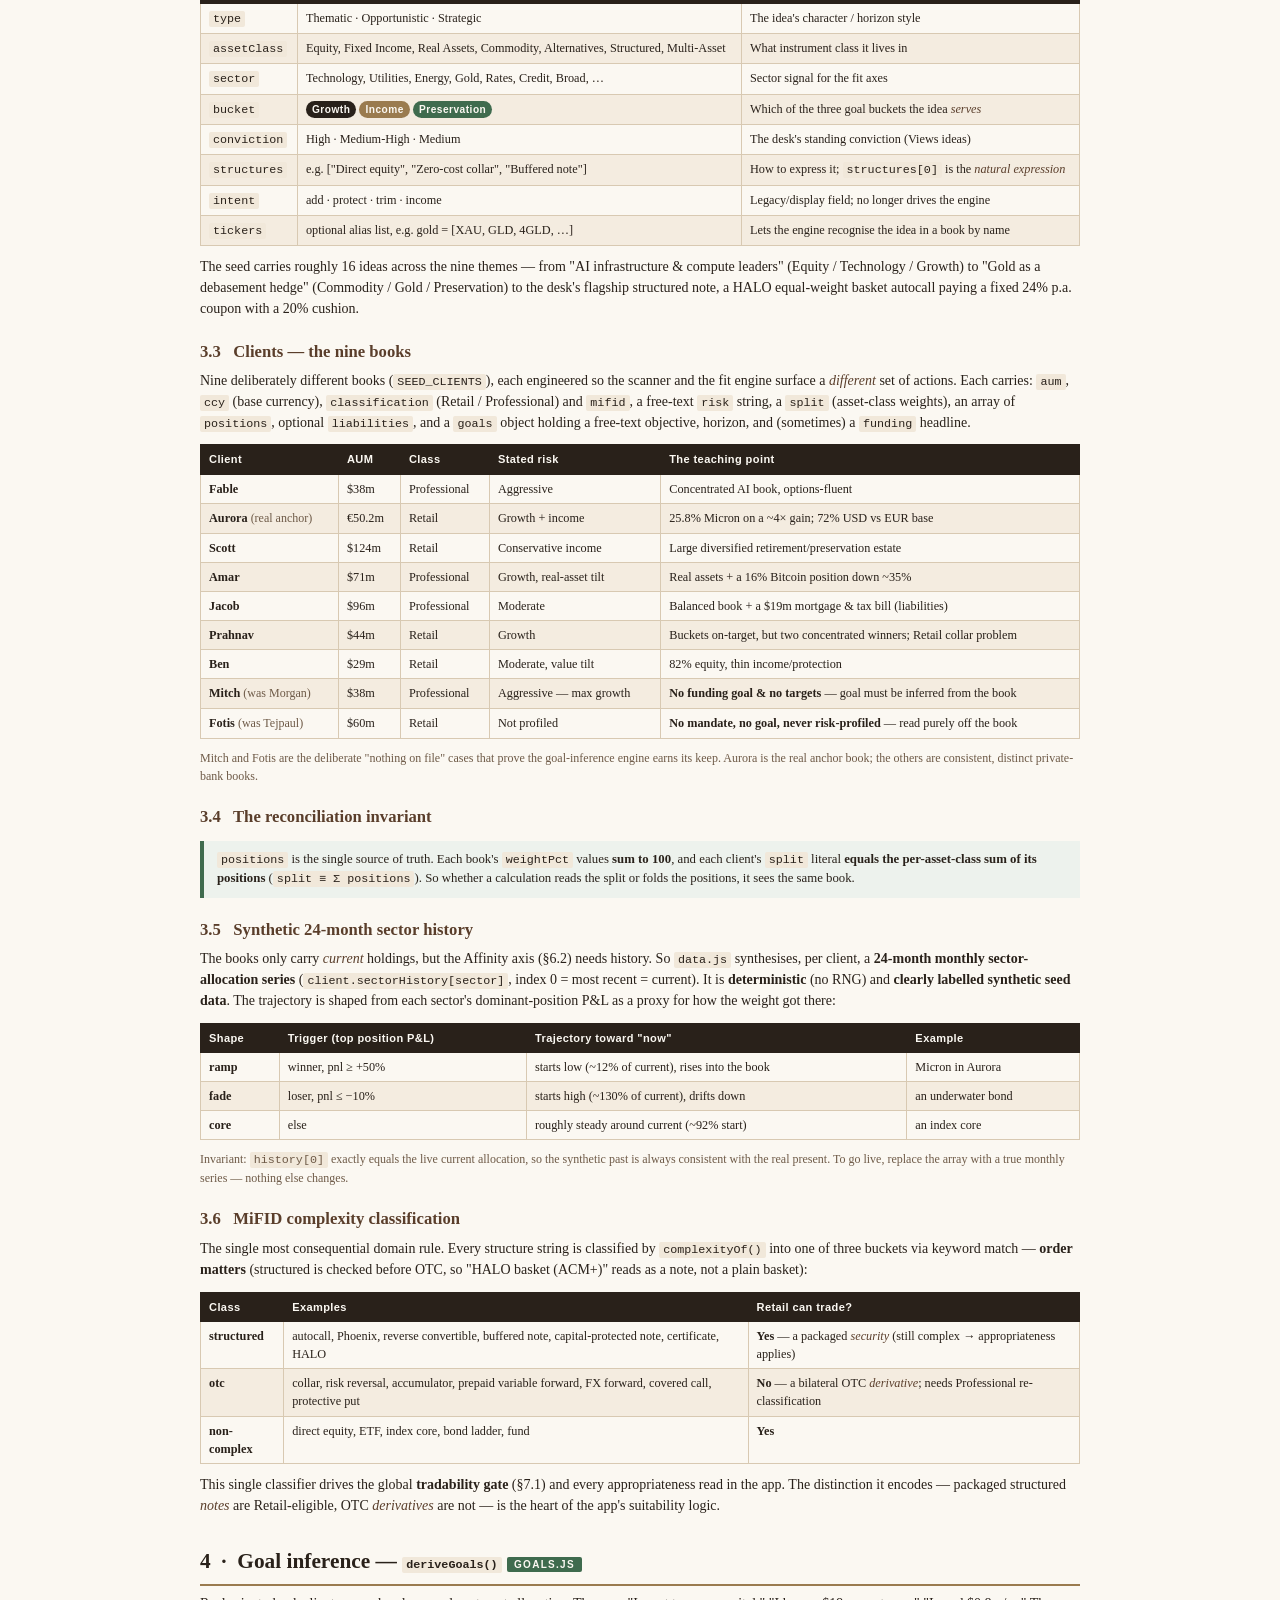
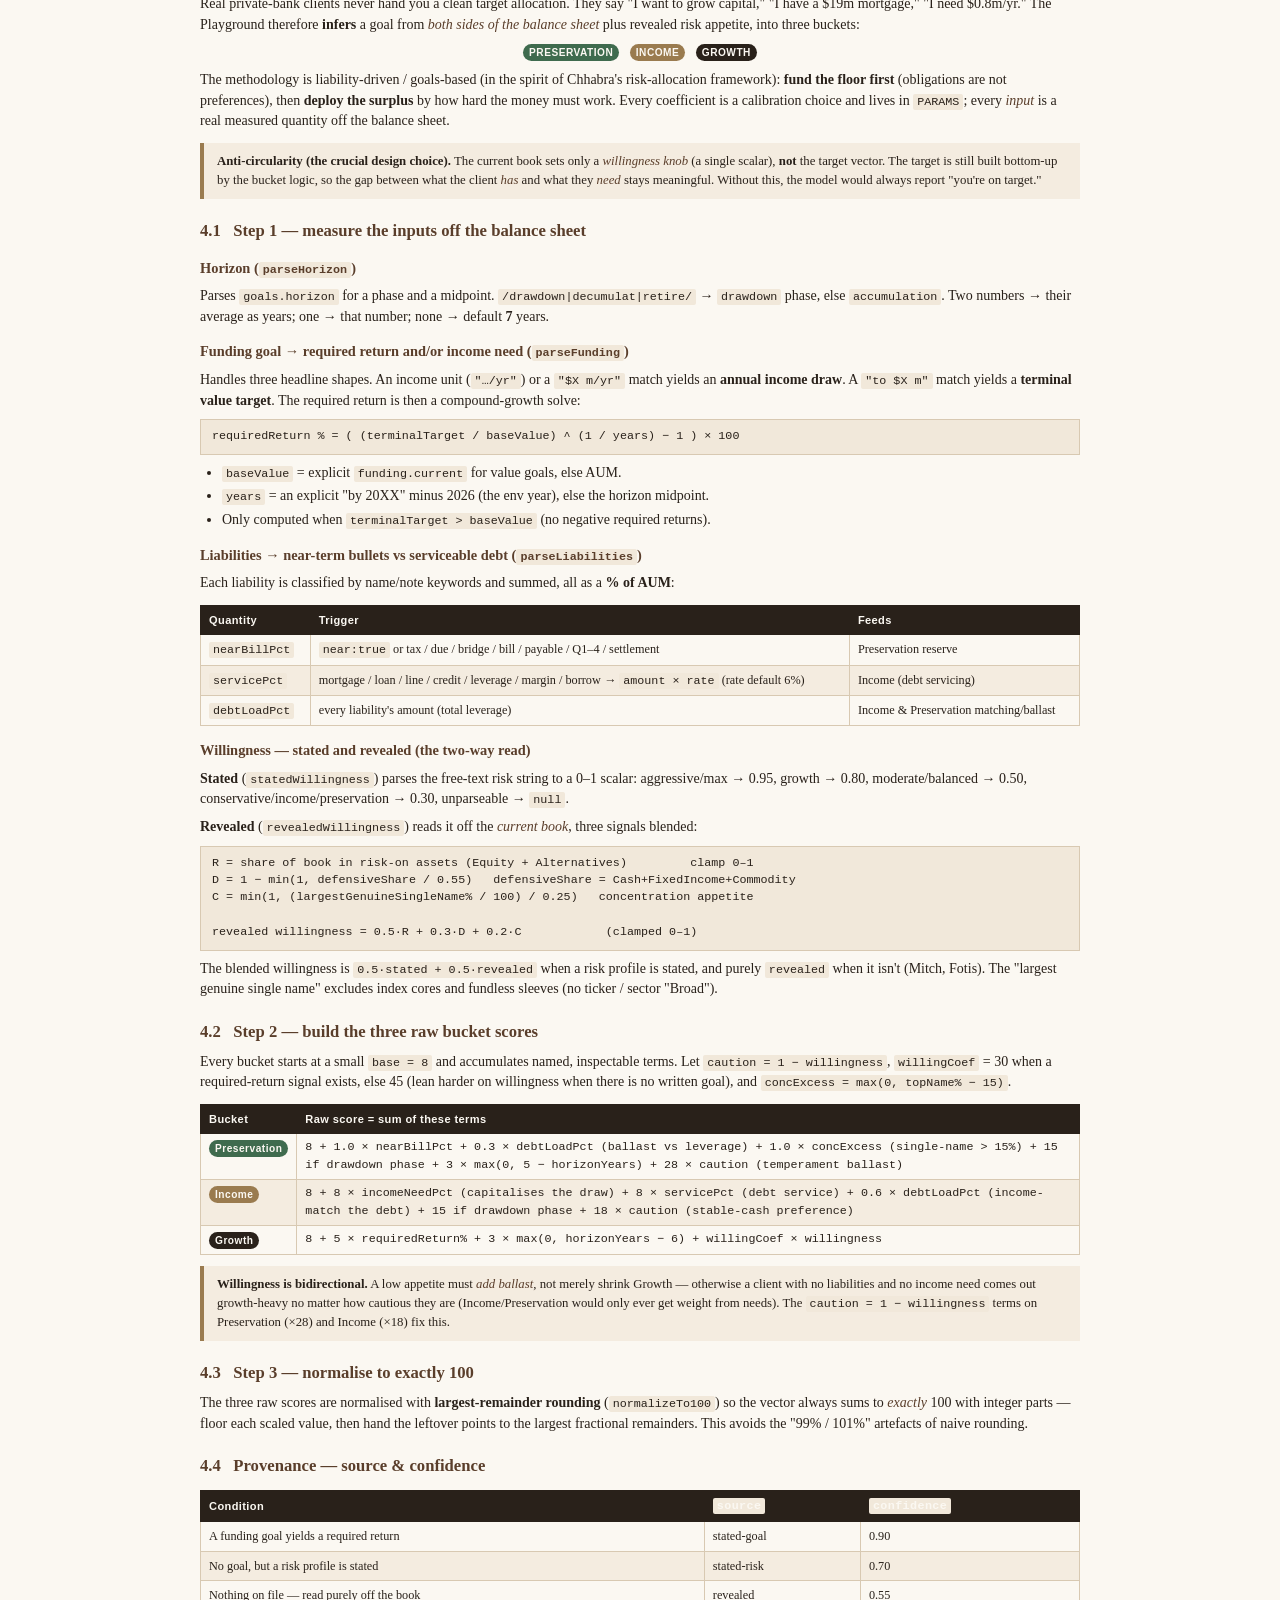
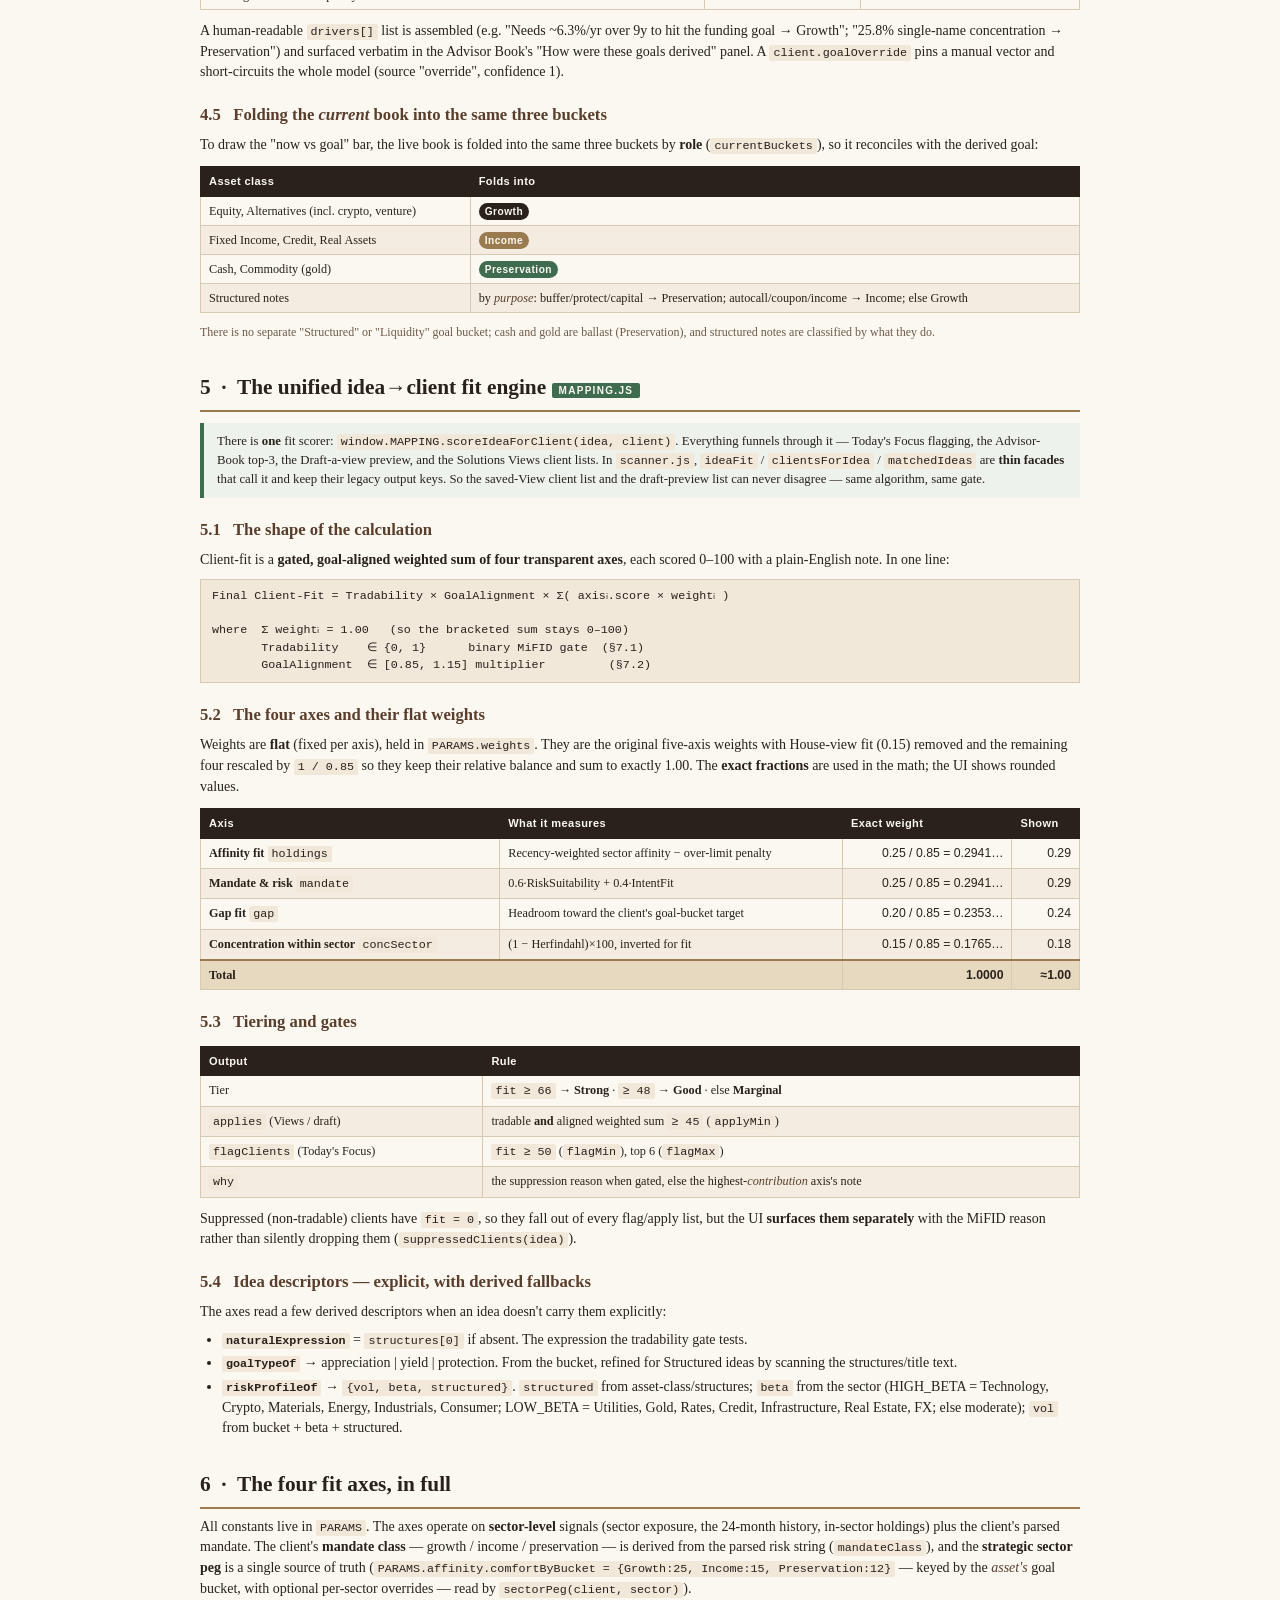
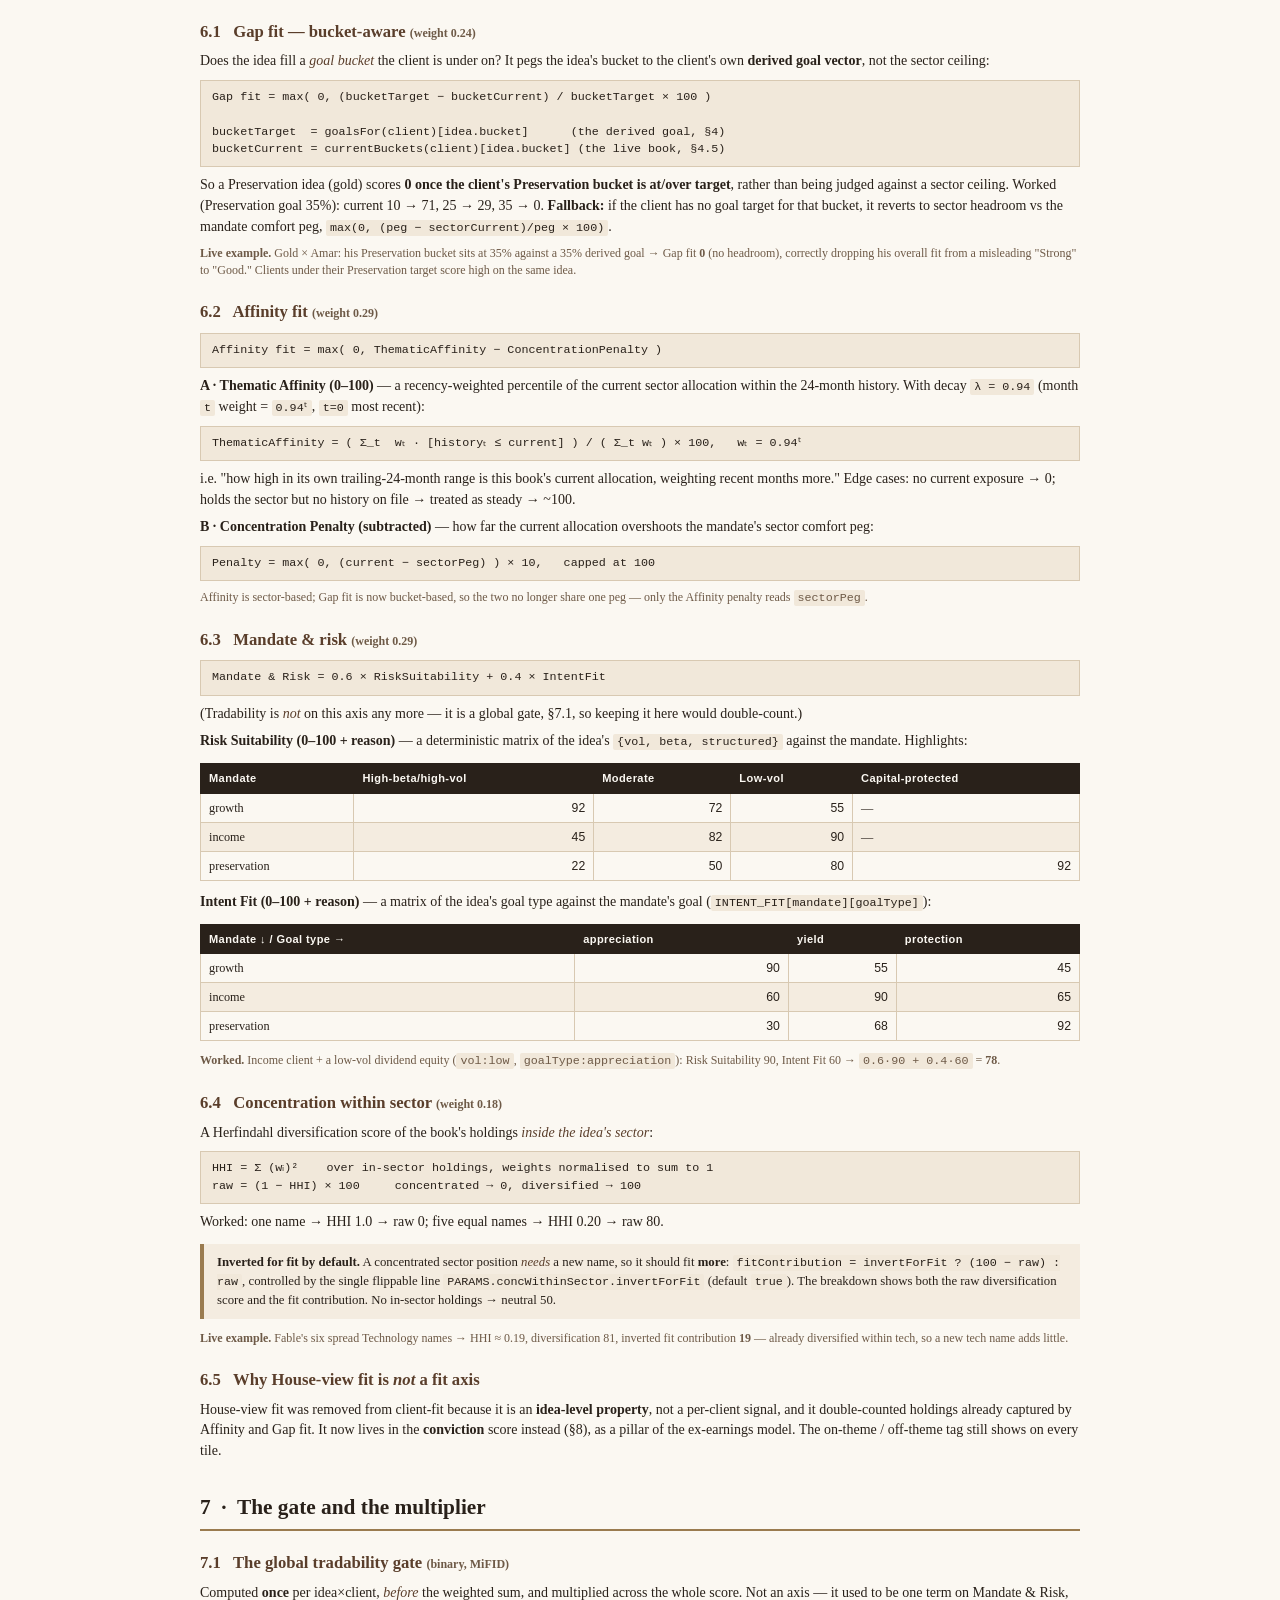
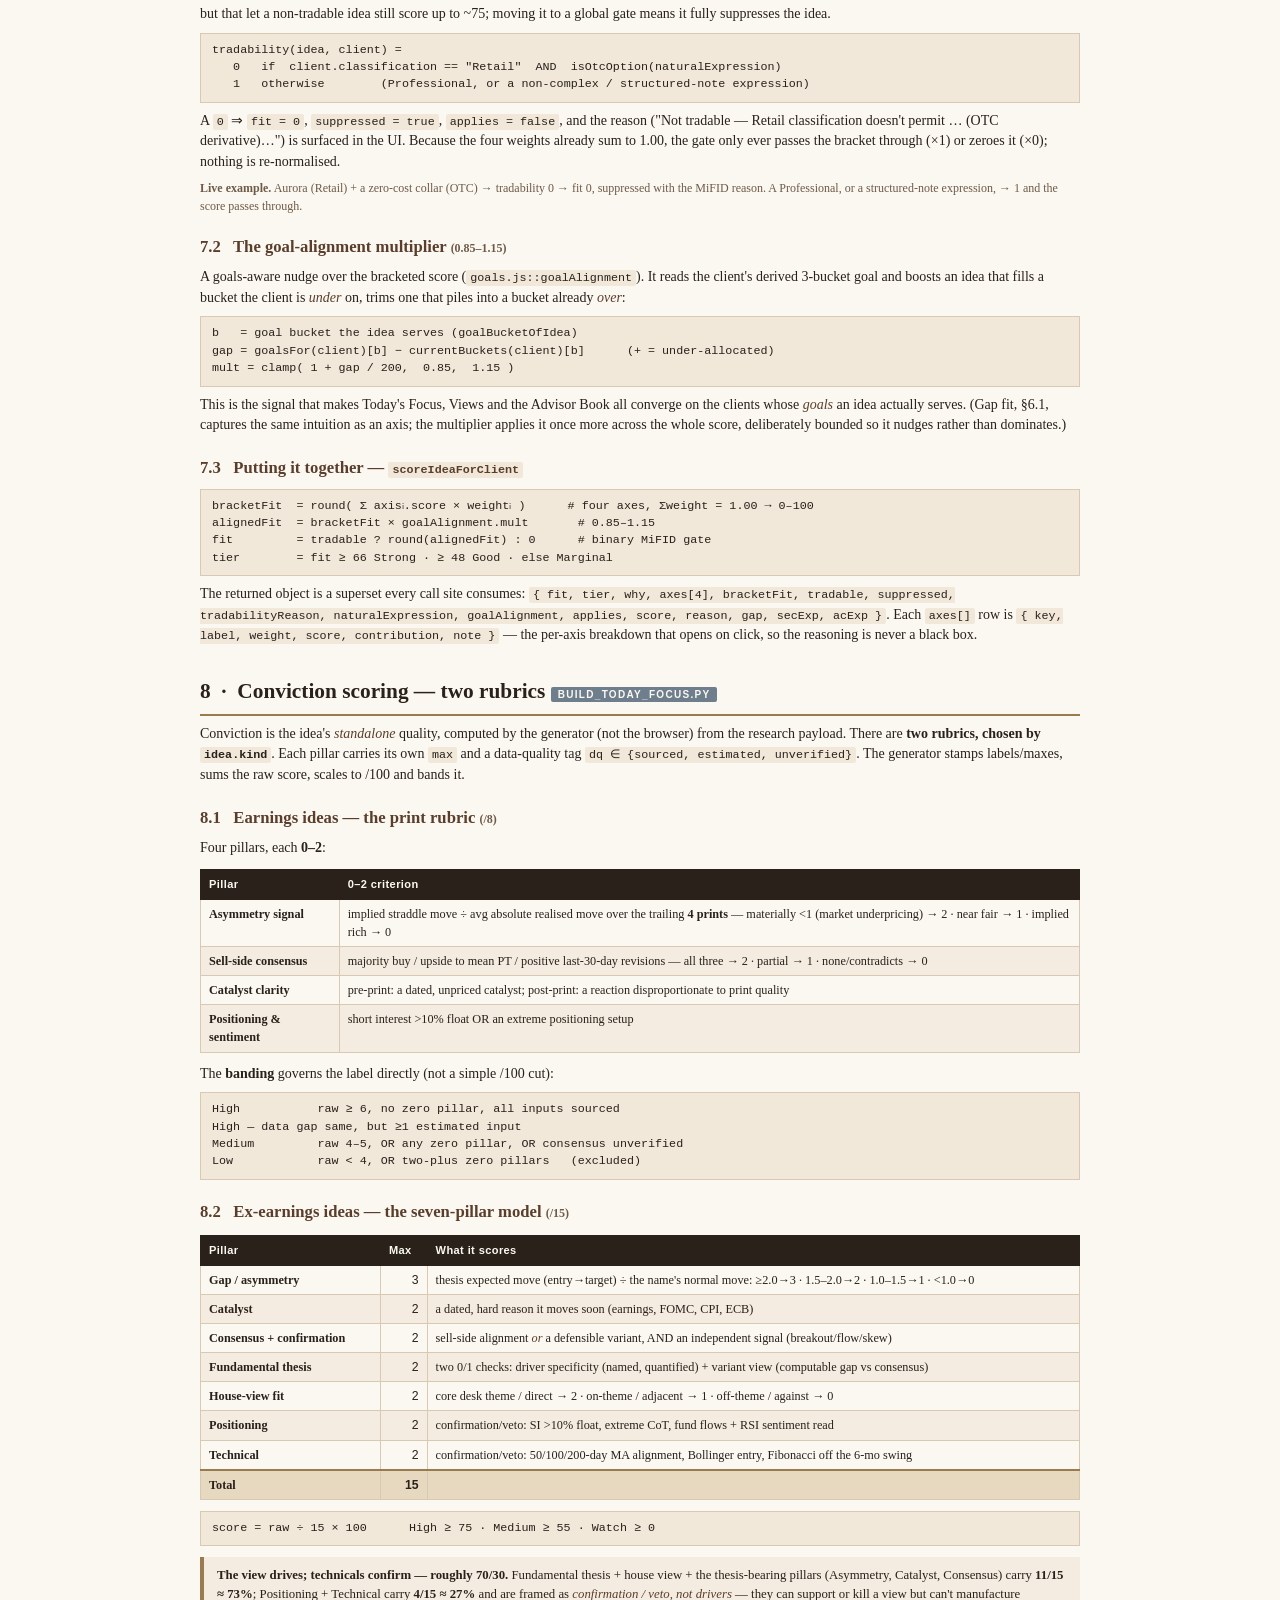
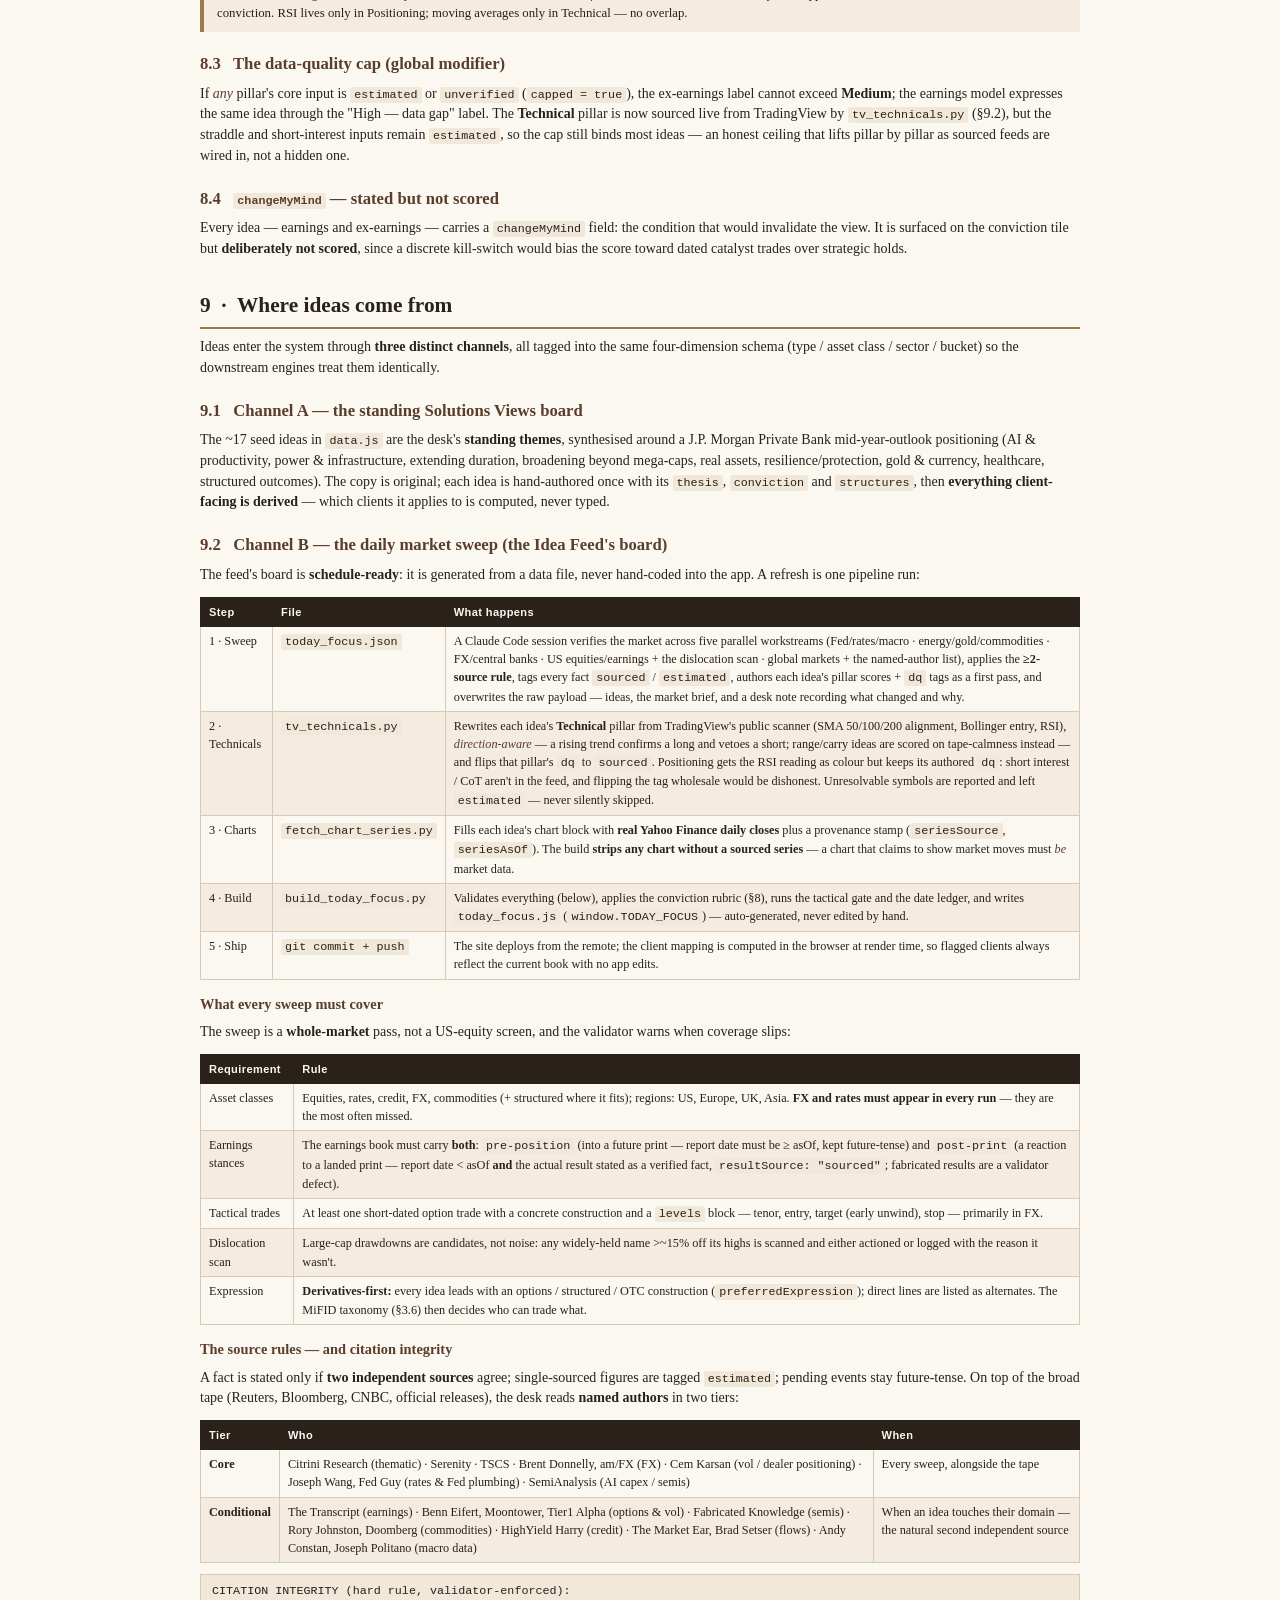
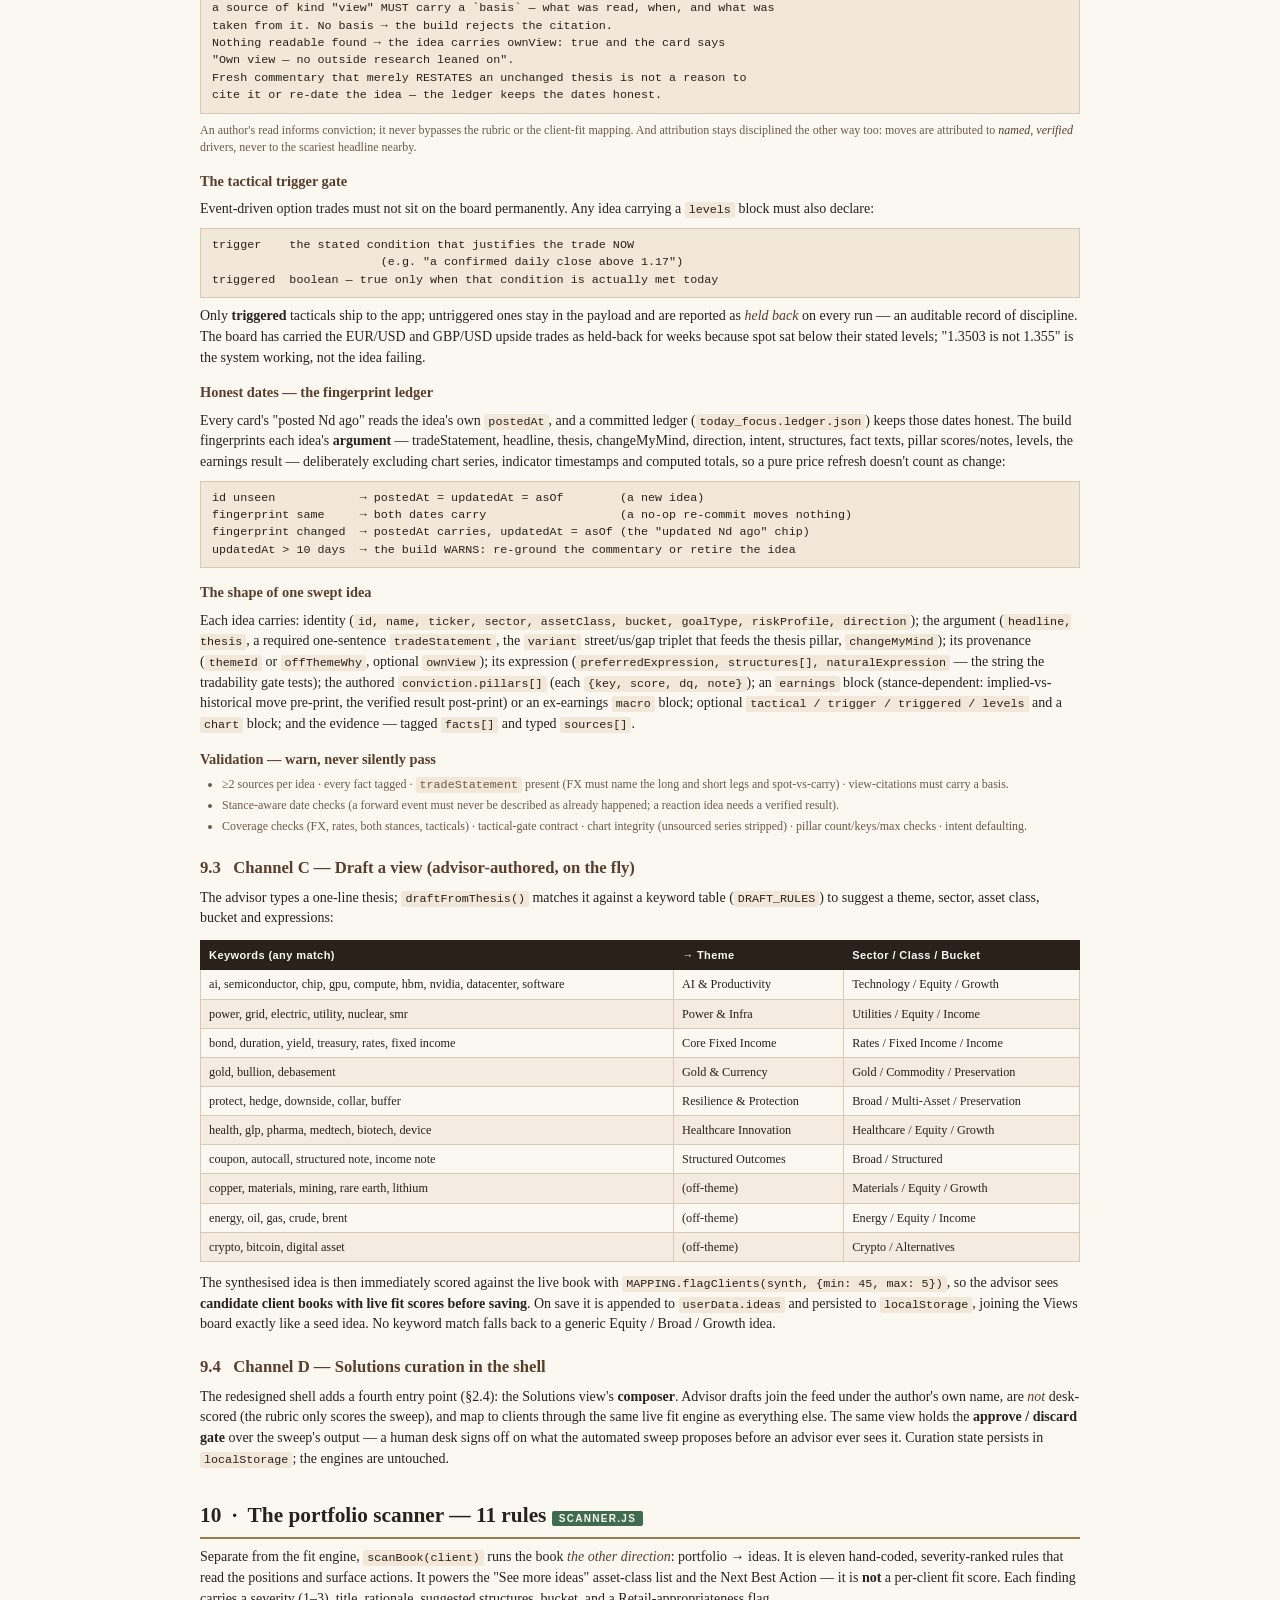
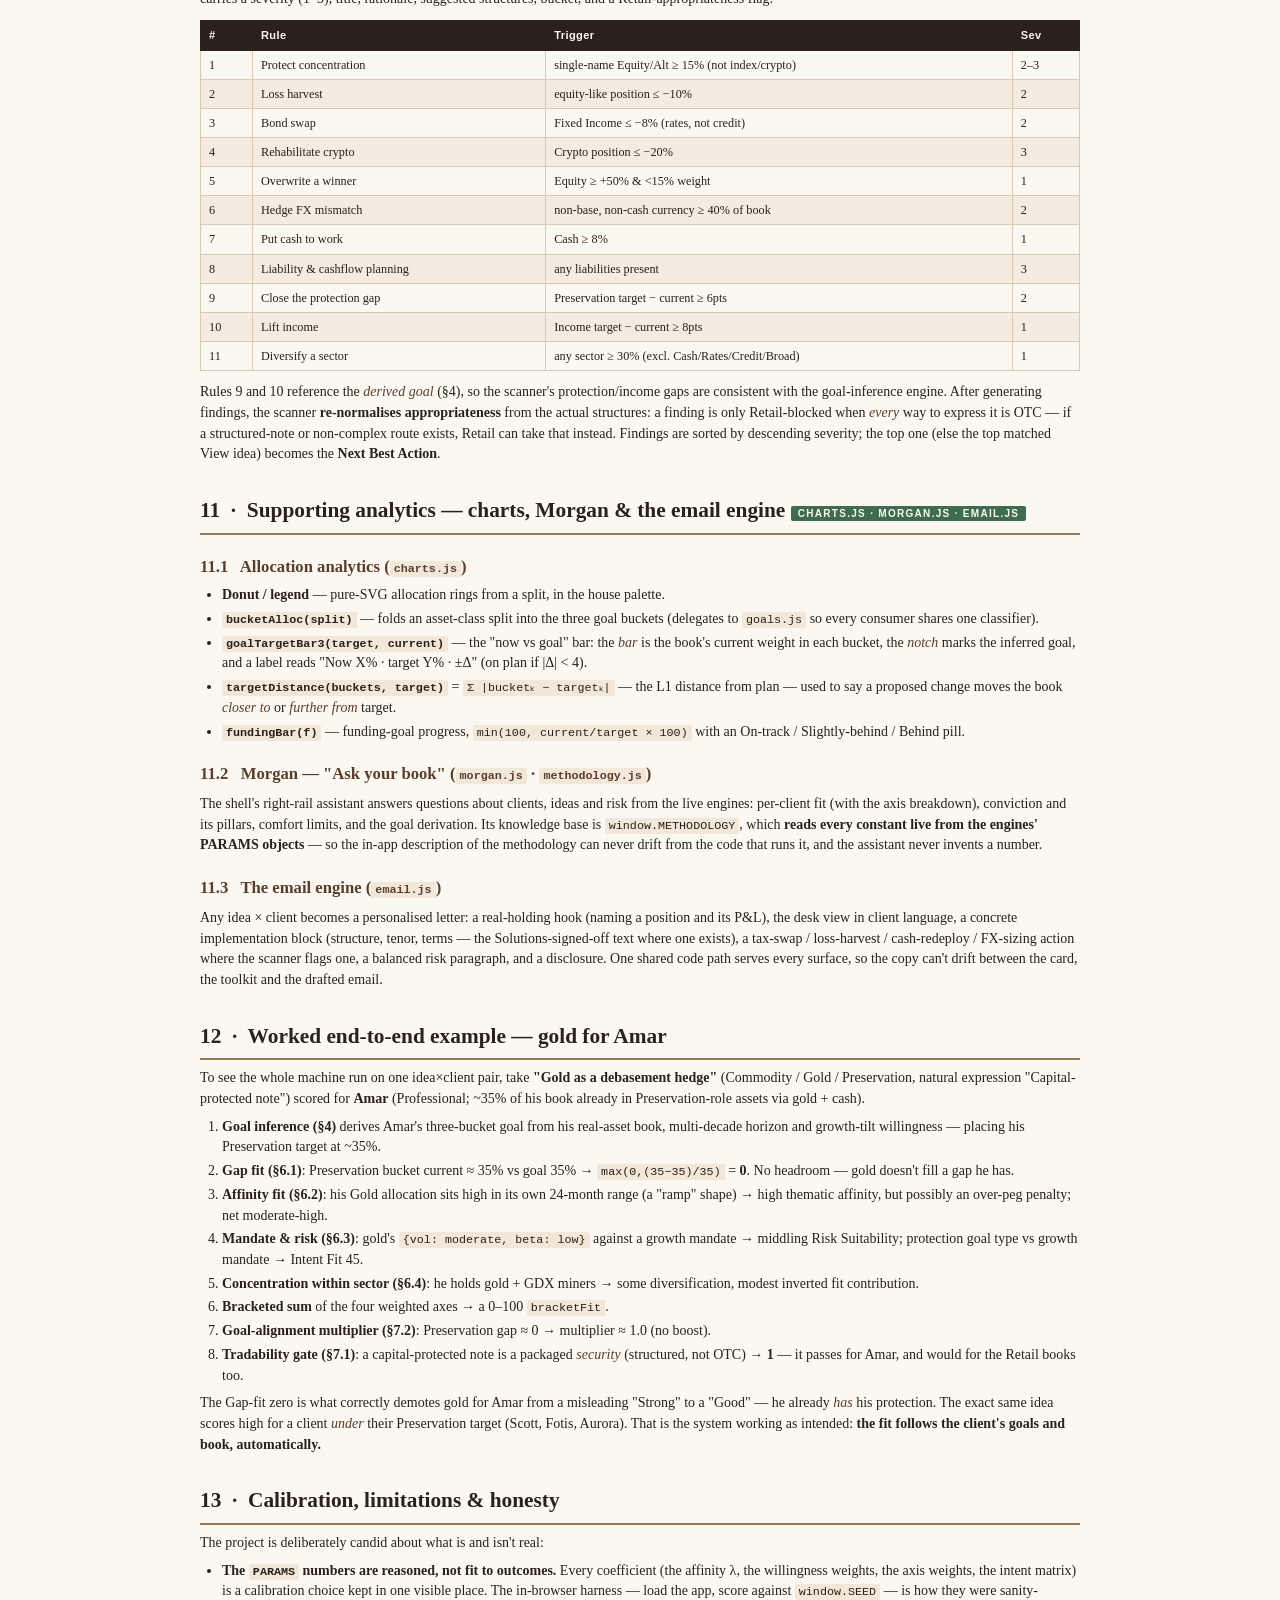
<file: METHODOLOGY.html>
<!DOCTYPE html>
<html lang="en">
<head>
<meta charset="utf-8"/>
<meta name="viewport" content="width=device-width, initial-scale=1"/>
<title>Open Book — Complete Methodology</title>
<style>
  @page { size: A4; margin: 18mm 15mm 16mm 15mm; }
  html { -webkit-text-size-adjust: 100%; }
  body {
    font-family: "Georgia", "Times New Roman", serif;
    color: #29211A; background: #FBF8F2;
    line-height: 1.48; font-size: 10.5pt; margin: 0; padding: 0;
  }
  .page { max-width: 880px; margin: 0 auto; padding: 24px 32px 50px 32px; }

  /* headings */
  h1, h2, h3, h4 { font-family: "Georgia", "Times New Roman", serif; color: #29211A; font-weight: 700; }
  h1 { font-size: 27pt; line-height: 1.12; margin: 0 0 4px 0; letter-spacing: -0.3px; }
  h2 { font-size: 16pt; margin: 30px 0 8px 0; padding-bottom: 6px; border-bottom: 2px solid #9A7B4F; }
  h3 { font-size: 12.5pt; margin: 20px 0 6px 0; color: #5A3E2B; }
  h4 { font-size: 10.8pt; margin: 14px 0 4px 0; color: #5A3E2B; }
  p { margin: 7px 0; }
  a { color: #9A7B4F; text-decoration: none; }
  strong { color: #29211A; }
  em { color: #5A3E2B; }

  .kicker { font-family: "Helvetica","Arial",sans-serif; font-size: 8.5pt; letter-spacing: 2px;
            text-transform: uppercase; color: #9A7B4F; font-weight: 700; margin: 0 0 10px 0; }
  .subtitle { font-size: 12.5pt; color: #5A3E2B; font-style: italic; margin: 6px 0 0 0; }

  .cover { border-bottom: 3px double #9A7B4F; padding-bottom: 18px; margin-bottom: 8px; }
  .meta { font-family: "Helvetica","Arial",sans-serif; font-size: 8.5pt; color: #6E5A47; margin-top: 14px; border-collapse: collapse; }
  .meta td { padding: 2px 20px 2px 0; vertical-align: top; }
  .meta b { color: #29211A; }

  /* callouts */
  .note, .key, .proposed, .warn {
    border-left: 4px solid #9A7B4F; background: #F4ECE0; padding: 9px 13px; margin: 11px 0; font-size: 9.6pt;
  }
  .key  { border-left-color: #3F6B4E; background: #EDF2ED; }
  .proposed { border-left-color: #6E7E8C; background: #ECEFF2; }
  .warn { border-left-color: #8C3F3F; background: #F4EAEA; }

  .tag { font-family: "Helvetica","Arial",sans-serif; font-size: 7.5pt; letter-spacing: 1.3px;
         text-transform: uppercase; font-weight: 700; padding: 2px 7px; color: #FBF8F2; border-radius: 2px; }
  .tag-live { background: #3F6B4E; }
  .tag-data { background: #6E7E8C; }
  .tag-key  { background: #9A7B4F; }

  /* tables */
  table.data { border-collapse: collapse; width: 100%; margin: 11px 0; font-size: 9.2pt; }
  table.data th { background: #29211A; color: #FBF8F2; text-align: left; padding: 6px 8px;
    font-family: "Helvetica","Arial",sans-serif; font-size: 8.3pt; letter-spacing: 0.4px; font-weight: 700; border: 1px solid #29211A; }
  table.data td { padding: 5px 8px; border: 1px solid #D8C9B2; vertical-align: top; }
  table.data tr.alt td { background: #F4ECE0; }
  table.data td.num { text-align: right; font-family: "Helvetica","Arial",sans-serif; }
  table.data tr.total td { background: #E7D9C0; font-weight: 700; border-top: 2px solid #9A7B4F; }

  .mono { font-family: "Consolas","Courier New",monospace; font-size: 8.8pt; }
  .formula { font-family: "Consolas","Courier New",monospace; font-size: 8.8pt; background: #F1E8DA;
             padding: 8px 11px; border: 1px solid #D8C9B2; margin: 8px 0; display: block; white-space: pre-wrap; }
  code { font-family: "Consolas","Courier New",monospace; font-size: 8.8pt; background: #F1E8DA; padding: 1px 4px; border-radius: 2px; }

  ul, ol { margin: 6px 0; padding-left: 22px; }
  li { margin: 3px 0; }
  .small { font-size: 9pt; color: #6E5A47; }
  .pagebreak { page-break-before: always; }
  .avoidbreak { page-break-inside: avoid; }
  hr { border: none; border-top: 1px solid #D8C9B2; margin: 20px 0; }
  .footer { margin-top: 28px; padding-top: 12px; border-top: 2px solid #9A7B4F;
            font-family: "Helvetica","Arial",sans-serif; font-size: 8pt; color: #6E5A47; }

  /* table of contents */
  .toc { font-size: 10pt; columns: 2; column-gap: 36px; }
  .toc ol { padding-left: 20px; margin: 4px 0; }
  .toc a { color: #5A3E2B; }
  .toc .l1 { font-weight: 700; }

  .twocol { column-count: 2; column-gap: 28px; }
  .pill { display:inline-block; font-family:"Helvetica","Arial",sans-serif; font-size:7.6pt; font-weight:700;
          letter-spacing:.5px; padding:1px 6px; border-radius:9px; color:#FBF8F2; }
  .b-growth { background:#29211A; } .b-income { background:#9A7B4F; } .b-pres { background:#3F6B4E; }
</style>
</head>
<body>
<div class="page">

<!-- ============================ COVER ============================ -->
<div class="cover">
  <p class="kicker">Open Book &middot; Complete Methodology Reference</p>
  <h1>Open Book</h1>
  <p class="subtitle">How the desk tool turns a balance sheet into goals, ideas into client-specific recommendations, and research into a scored daily focus &mdash; every formula, end to end.</p>
  <table class="meta">
    <tr>
      <td><b>Prepared</b><br/>18 June 2026<br/><span style="color:#9A7B4F">Amended 12 Aug 2026</span></td>
      <td><b>Audience</b><br/>The detail-oriented reader who needs the ins and outs</td>
      <td><b>Source of truth</b><br/>data.js · goals.js · mapping.js · scanner.js · charts.js · build_today_focus.py · tv_technicals.py · fetch_chart_series.py · openbook.js · app.js</td>
      <td><b>Nature</b><br/>Static client-side app · no build step · all logic is pure functions</td>
    </tr>
  </table>
</div>

<div class="key">
  <b>The one-sentence version.</b> Open Book is a private-bank desk tool that
  <b>infers</b> each client's goals from their balance sheet, <b>derives</b> (never hand-picks) which
  investment ideas fit which clients through a single transparent scoring engine, and <b>scores</b> each
  idea's standalone conviction from a research feed &mdash; so every recommendation on screen can be
  opened up and traced back to a number and a reason.
</div>

<p class="small">This document is exhaustive by design. Section 1 sets out the goal of the project and
its mental model. Sections 2&ndash;3 cover the data the whole thing runs on. Sections 4&ndash;8 are the
engines, with every calculation written out. Sections 9&ndash;11 cover where ideas come from, how they are
tagged to clients, and the supporting analytics. Every formula here is copied from the live code, not
paraphrased.</p>

<!-- ============================ TOC ============================ -->
<h2>Contents</h2>
<div class="toc">
<ol>
  <li class="l1"><a href="#s1">The goal of the project</a></li>
  <li class="l1"><a href="#s2">The app — what the user sees</a></li>
  <li class="l1"><a href="#s3">The data model</a></li>
  <li class="l1"><a href="#s4">Goal inference — deriveGoals()</a></li>
  <li class="l1"><a href="#s5">The unified idea→client fit engine</a></li>
  <li class="l1"><a href="#s6">The four fit axes, in full</a></li>
  <li class="l1"><a href="#s7">The tradability gate &amp; goal-alignment multiplier</a></li>
  <li class="l1"><a href="#s8">Conviction scoring — two rubrics</a></li>
  <li class="l1"><a href="#s9">Where ideas come from</a></li>
  <li class="l1"><a href="#s10">The portfolio scanner — 11 rules</a></li>
  <li class="l1"><a href="#s11">Supporting analytics — charts, Morgan &amp; email</a></li>
  <li class="l1"><a href="#s12">Worked end-to-end example</a></li>
  <li class="l1"><a href="#s13">Calibration, limitations &amp; honesty</a></li>
</ol>
</div>

<!-- ============================ 1 ============================ -->
<h2 id="s1">1 &nbsp;·&nbsp; The goal of the project</h2>

<p>Open Book is a <b>client-focused desk tool</b> for a private-bank investment advisor, in a
<b>J.P. Morgan Private Bank</b> aesthetic — a light/dark editorial shell over the original espresso-and-bronze
research-note styling. It is a static website &mdash; no server, no build step, no database. Everything is a
<b>pure function over seed data</b> held in the browser, which is the whole point: every recommendation is
<b>reproducible and inspectable</b>, never a black box and never hand-curated.</p>

<p>It exists to answer four questions an advisor faces every morning, and to answer them
<em>transparently</em>:</p>

<ol>
  <li><b>What does this client actually want?</b> &mdash; not what a form says, but what their balance
      sheet and behaviour imply. (Goal inference.)</li>
  <li><b>Of the desk's standing ideas, which fit <em>this</em> client, and how well?</b> &mdash; with a
      per-axis breakdown you can open up. (The fit engine.)</li>
  <li><b>Of today's market events, which are worth acting on, and for whom?</b> &mdash; a daily sweep
      scored for conviction and mapped to the live book. (Today's Focus.)</li>
  <li><b>If I put this idea in front of <em>this</em> client, is it appropriate — and how do I say it?</b>
      &mdash; the suitability read (MiFID gating with the reason shown) and the book-aware email. (Suitability &amp; email.)</li>
</ol>

<div class="key">
  <b>The governing principle:</b> <em>idea→client links are derived, never hand-picked, so the views
  can't drift.</em> If you change a client's book, the clients an idea is "flagged" to recompute
  automatically &mdash; there is no hand-maintained mapping table that can fall out of sync with reality.
</div>

<h3>Two distinct axes the tool keeps separate</h3>
<p>A recurring source of confusion in advice tools is conflating "is this a good idea?" with "is this
idea right for this client?" The Playground keeps them on <b>two orthogonal axes</b>:</p>
<table class="data">
  <tr><th>Axis</th><th>Question</th><th>Range</th><th>Computed by</th></tr>
  <tr><td><b>Conviction</b></td><td>How good is the idea, on its own merits?</td><td>0–100 + tier</td><td><code>build_today_focus.py</code> (rubric)</td></tr>
  <tr class="alt"><td><b>Client-fit</b></td><td>How right is this idea for <em>this</em> client's book and goals?</td><td>0–100 + tier</td><td><code>mapping.js</code> (4 axes × gate)</td></tr>
</table>
<p>A high-conviction idea can be a poor fit for a conservative book; a modest idea can be exactly what an
under-allocated client needs. The two scores are shown side by side and never blended into one
misleading number.</p>

<!-- ============================ 2 ============================ -->
<h2 id="s2">2 &nbsp;·&nbsp; The app — what the user sees <span class="tag tag-live">index.html · openbook.js</span></h2>

<p>The live app is a <b>redesigned shell</b> over the original engines: one page, two header
<b>views</b> (Advisor · Solutions) crossed with two <b>tabs</b> (Idea Feed · Advisor Book). The original
four-tab app survives intact as <code>classic.html</code> and is embedded for the deep client pages
(§2.5), so nothing was thrown away — the shell is a new front door onto the same machinery.</p>

<h3>2.1 &nbsp; The shell</h3>
<p>A sticky header carries the <b>"Open Book · PRIVATE BANK"</b> lockup and, on the right: the
<b>Advisor / Solutions view switch</b> (who you are — §2.4), a <b>light / dark theme toggle</b>
(persisted in <code>localStorage</code> under <code>ob-theme</code>, applied by an inline script
<em>before first paint</em> so there is no flash, and synced into the embedded iframe and across open
pages via storage events), a <b>"Search everything ⌘K"</b> command palette across ideas and clients, and
the <b>as-of stamp</b> read from the sweep file. Below it, the two tabs.</p>

<h3>2.2 &nbsp; The Idea Feed</h3>
<p>The daily sweep rendered as a <b>social-style origination feed</b>. At the top sits the
<b>Market Brief</b> card — the sweep's summary paragraph, expandable to its "to watch today" bullets and
full narrative. Below it, a three-column layout:</p>
<table class="data">
  <tr><th>Column</th><th>What lives there</th></tr>
  <tr><td><b>Left rail</b></td><td><b>TOP 3</b> — three tiles ranked for <em>your</em> book: by <b>breadth</b> first (how many of your clients the live fit engine flags the idea to), then desk conviction; shown in conviction order. A sweep idea flagged <code>pinned</code> leads the board as a <b>DESK PICK</b> — a label only; its scores are untouched. Tapping a tile focuses the feed on that idea; tapping again clears. Underneath, the <b>CLIENT TOOLKIT</b> — tap a client to open their action list and build their email.</td></tr>
  <tr class="alt"><td><b>Middle</b></td><td>The feed itself: a search box ("gold", "MU", "autocall" or a client name), asset-class filter chips, a client dropdown (filters to ideas suited to that client), a count line, and the idea cards (§2.3).</td></tr>
  <tr><td><b>Right rail</b></td><td><b>Ask your book</b> — the Morgan AI panel. It answers questions about clients, ideas and risk <em>from the live engines only</em> (per-client fit, conviction, comfort limits, goal derivation) — "it never invents a number" (§11.2 / <code>morgan.js</code> + <code>methodology.js</code>).</td></tr>
</table>

<h3>2.3 &nbsp; Anatomy of an idea card</h3>
<p>Every idea renders as a post, and every element on it is derived, not typed:</p>
<ul>
  <li><b>Author identity</b> — from provenance: an on-theme sweep idea (<code>themeId</code> set) posts as
      <em>Solutions Desk</em>; an off-theme one as <em>Claude's Views</em>; an advisor draft as
      <em>You — Solutions view</em>.</li>
  <li><b>"Posted Nd ago"</b> — reads the idea's <em>own</em> <code>postedAt</code>, stamped by the
      honest-date ledger (§9.2), never the global sweep date. A separate <b>"updated Nd ago"</b> chip
      appears only when the idea's argument was re-grounded after first posting.</li>
  <li><b>The CONV ring</b> — the idea's conviction score /100 from the rubric of §8, drawn as an SVG arc.
      Clicking it opens the full scoring breakdown (pillars, data-quality tags, the banding). This is the
      <em>idea</em> axis; per-client fit deliberately lives elsewhere (§1).</li>
  <li><b>Ticker + asset tags, name, thesis</b> — the argument itself.</li>
  <li><b>The RECOMMENDATION block</b> — the idea's one-sentence <code>tradeStatement</code> (instrument +
      direction + the view). If the Solutions view has tweaked the implementation (§2.4), the tweaked text
      shows here — and feeds the email engine — with a "tweaked by Solutions" marker.</li>
  <li><b>An inline chart</b> — only when the sweep shipped a <em>sourced</em> series (§9.2); no data, no
      graph.</li>
  <li><b>The "Via …" line</b> — lists only the named authors whose work was <em>actually read</em>
      (sources of kind <code>view</code>). An idea that is entirely the desk's own call shows
      <em>"Own view — no outside research leaned on"</em> instead. Borrowed authority is structurally
      impossible: the generator rejects a view-citation without a reading basis (§9.2).</li>
  <li><b>♥ Save</b> + engagement counters (liked / drafted / checked by N advisors — presentation-layer
      counters persisted in <code>localStorage</code>).</li>
  <li><b>Two actions:</b> <b>Idea Suitability</b> — the per-client flowchart: every flagged client with
      their fit score, tier and a plain-English "why this was flagged for X" (holdings hook, mandate fit,
      goal-gap line), plus the suppressed clients <em>with their MiFID reason</em>; and <b>Email</b> — the
      book-aware letter composer (§11.4).</li>
</ul>

<h3>2.4 &nbsp; The Solutions view — curating the feed</h3>
<p>The view switch is a <b>role switch</b>. The Advisor view sees only <b>approved</b> ideas and zero
curation UI. The Solutions view sees the whole board and manufactures it:</p>
<table class="data">
  <tr><th>Control</th><th>What it does</th></tr>
  <tr><td><b>✓ Approve / ✕ Discard</b></td><td>The gate on every sweep card. Only approved ideas reach the Advisor view (approved is the default; a discard keeps the idea visible in Solutions, greyed, with "Hidden from the Advisor view"). Custom drafts are locked approved.</td></tr>
  <tr class="alt"><td><b>✎ Edit implementation</b></td><td>Rewrites the recommendation text the advisor cards and emails use, per idea — the desk's sign-off layer over the sweep's default wording.</td></tr>
  <tr><td><b>＋ Add idea</b></td><td>The composer: name, ticker, asset class, goal bucket, direction, thesis, a one-sentence recommendation, comma-separated expressions. The draft joins the feed under the advisor's own name, is <b>not desk-scored</b> (a DRAFT pill instead of a conviction ring — the rubric only scores the sweep), but maps to clients through <em>exactly the same live fit engine</em> as every other idea.</td></tr>
  <tr class="alt"><td><b>✕ Remove / ↺ Restore</b></td><td>Takes a desk idea off the feed (or deletes a draft); removed ideas are restorable in one click.</td></tr>
</table>
<p class="small">All curation state persists in <code>localStorage</code> (<code>ob_ui_v1</code>:
approvals, implementation edits, engagement counters, the chosen view; a user store holds custom drafts
and removals) — so the demo behaves like a stateful product with no server.</p>

<h3>2.5 &nbsp; The Advisor Book — and the embedded legacy pages</h3>
<p>The second tab is <b>coverage at a glance</b>: a grid of client tiles. Tapping a client hides the grid
and embeds that client's <b>current-portfolio report</b> — <code>portfolio.html?embed=1&amp;client=…</code> —
inside the shell with an "← All clients" bar: the allocation-vs-goal bar, the desk agenda, the ideas
mapped to them with reasoning, holdings, and the "how were these goals derived" panel that exposes the
full §4 arithmetic. The legacy pages detect <code>embed=1</code>, hide their own masthead and tab bar,
add a back pill, and inherit the shell's theme.</p>
<p>The <b>original app</b> lives on as <code>classic.html</code> (+ <code>app.js</code>) — kept so the
embedded client pages and the draft-a-view flow keep working; it is not part of the live navigation.
<code>onepager.html</code> renders a printable client one-pager. Everything in §§3–11 powers both front
ends identically, which is the point: the engines don't know or care which UI is asking.</p>

<!-- ============================ 3 ============================ -->
<h2 id="s3">3 &nbsp;·&nbsp; The data model <span class="tag tag-data">data.js</span></h2>

<p>Three collections seed everything: <b>themes</b>, <b>ideas</b>, and <b>clients</b>. They are exposed
on <code>window.SEED</code>. Understanding their fields is a prerequisite for every formula that follows.</p>

<h3>3.1 &nbsp; Themes</h3>
<p>Nine standing themes (<code>SEED_THEMES</code>), each <code>{ id, name, blurb }</code>: AI &amp;
Productivity, Power &amp; Infrastructure, Core Fixed Income, Broadening Equity, Real Assets, Resilience
&amp; Protection, Gold &amp; Currency, Healthcare Innovation, Structured Outcomes. Themes are the
"house view" buckets; an idea's theme membership later feeds the conviction house-view pillar.</p>

<h3>3.2 &nbsp; Ideas</h3>
<p>Each idea (<code>SEED_IDEAS</code>) is tagged on four independent dimensions plus copy:</p>
<table class="data">
  <tr><th>Field</th><th>Values</th><th>Role</th></tr>
  <tr><td><code>type</code></td><td>Thematic · Opportunistic · Strategic</td><td>The idea's character / horizon style</td></tr>
  <tr class="alt"><td><code>assetClass</code></td><td>Equity, Fixed Income, Real Assets, Commodity, Alternatives, Structured, Multi-Asset</td><td>What instrument class it lives in</td></tr>
  <tr><td><code>sector</code></td><td>Technology, Utilities, Energy, Gold, Rates, Credit, Broad, …</td><td>Sector signal for the fit axes</td></tr>
  <tr class="alt"><td><code>bucket</code></td><td><span class="pill b-growth">Growth</span> <span class="pill b-income">Income</span> <span class="pill b-pres">Preservation</span></td><td>Which of the three goal buckets the idea <em>serves</em></td></tr>
  <tr><td><code>conviction</code></td><td>High · Medium-High · Medium</td><td>The desk's standing conviction (Views ideas)</td></tr>
  <tr class="alt"><td><code>structures</code></td><td>e.g. ["Direct equity", "Zero-cost collar", "Buffered note"]</td><td>How to express it; <code>structures[0]</code> is the <em>natural expression</em></td></tr>
  <tr><td><code>intent</code></td><td>add · protect · trim · income</td><td>Legacy/display field; no longer drives the engine</td></tr>
  <tr class="alt"><td><code>tickers</code></td><td>optional alias list, e.g. gold = [XAU, GLD, 4GLD, …]</td><td>Lets the engine recognise the idea in a book by name</td></tr>
</table>
<p>The seed carries roughly 16 ideas across the nine themes &mdash; from "AI infrastructure &amp; compute
leaders" (Equity / Technology / Growth) to "Gold as a debasement hedge" (Commodity / Gold / Preservation)
to the desk's flagship structured note, a HALO equal-weight basket autocall paying a fixed 24% p.a.
coupon with a 20% cushion.</p>

<h3>3.3 &nbsp; Clients — the nine books</h3>
<p>Nine deliberately different books (<code>SEED_CLIENTS</code>), each engineered so the scanner and the
fit engine surface a <em>different</em> set of actions. Each carries: <code>aum</code>,
<code>ccy</code> (base currency), <code>classification</code> (Retail / Professional) and
<code>mifid</code>, a free-text <code>risk</code> string, a <code>split</code> (asset-class weights), an
array of <code>positions</code>, optional <code>liabilities</code>, and a <code>goals</code> object
holding a free-text objective, horizon, and (sometimes) a <code>funding</code> headline.</p>

<table class="data">
  <tr><th>Client</th><th>AUM</th><th>Class</th><th>Stated risk</th><th>The teaching point</th></tr>
  <tr><td><b>Fable</b></td><td>$38m</td><td>Professional</td><td>Aggressive</td><td>Concentrated AI book, options-fluent</td></tr>
  <tr class="alt"><td><b>Aurora</b> <span class="small">(real anchor)</span></td><td>€50.2m</td><td>Retail</td><td>Growth + income</td><td>25.8% Micron on a ~4× gain; 72% USD vs EUR base</td></tr>
  <tr><td><b>Scott</b></td><td>$124m</td><td>Retail</td><td>Conservative income</td><td>Large diversified retirement/preservation estate</td></tr>
  <tr class="alt"><td><b>Amar</b></td><td>$71m</td><td>Professional</td><td>Growth, real-asset tilt</td><td>Real assets + a 16% Bitcoin position down ~35%</td></tr>
  <tr><td><b>Jacob</b></td><td>$96m</td><td>Professional</td><td>Moderate</td><td>Balanced book + a $19m mortgage &amp; tax bill (liabilities)</td></tr>
  <tr class="alt"><td><b>Prahnav</b></td><td>$44m</td><td>Retail</td><td>Growth</td><td>Buckets on-target, but two concentrated winners; Retail collar problem</td></tr>
  <tr><td><b>Ben</b></td><td>$29m</td><td>Retail</td><td>Moderate, value tilt</td><td>82% equity, thin income/protection</td></tr>
  <tr class="alt"><td><b>Mitch</b> <span class="small">(was Morgan)</span></td><td>$38m</td><td>Professional</td><td>Aggressive — max growth</td><td><b>No funding goal &amp; no targets</b> — goal must be inferred from the book</td></tr>
  <tr><td><b>Fotis</b> <span class="small">(was Tejpaul)</span></td><td>$60m</td><td>Retail</td><td>Not profiled</td><td><b>No mandate, no goal, never risk-profiled</b> — read purely off the book</td></tr>
</table>
<p class="small">Mitch and Fotis are the deliberate "nothing on file" cases that prove the goal-inference
engine earns its keep. Aurora is the real anchor book; the others are consistent, distinct private-bank
books.</p>

<h3>3.4 &nbsp; The reconciliation invariant</h3>
<div class="key">
  <code>positions</code> is the single source of truth. Each book's <code>weightPct</code> values
  <b>sum to 100</b>, and each client's <code>split</code> literal <b>equals the per-asset-class sum of its
  positions</b> (<code>split ≡ Σ positions</code>). So whether a calculation reads the split or folds the
  positions, it sees the same book.
</div>

<h3>3.5 &nbsp; Synthetic 24-month sector history</h3>
<p>The books only carry <em>current</em> holdings, but the Affinity axis (§6.2) needs history. So
<code>data.js</code> synthesises, per client, a <b>24-month monthly sector-allocation series</b>
(<code>client.sectorHistory[sector]</code>, index 0 = most recent = current). It is <b>deterministic</b>
(no RNG) and <b>clearly labelled synthetic seed data</b>. The trajectory is shaped from each sector's
dominant-position P&amp;L as a proxy for how the weight got there:</p>
<table class="data">
  <tr><th>Shape</th><th>Trigger (top position P&amp;L)</th><th>Trajectory toward "now"</th><th>Example</th></tr>
  <tr><td><b>ramp</b></td><td>winner, pnl ≥ +50%</td><td>starts low (~12% of current), rises into the book</td><td>Micron in Aurora</td></tr>
  <tr class="alt"><td><b>fade</b></td><td>loser, pnl ≤ −10%</td><td>starts high (~130% of current), drifts down</td><td>an underwater bond</td></tr>
  <tr><td><b>core</b></td><td>else</td><td>roughly steady around current (~92% start)</td><td>an index core</td></tr>
</table>
<p class="small">Invariant: <code>history[0]</code> exactly equals the live current allocation, so the
synthetic past is always consistent with the real present. To go live, replace the array with a true
monthly series — nothing else changes.</p>

<h3>3.6 &nbsp; MiFID complexity classification</h3>
<p>The single most consequential domain rule. Every structure string is classified by
<code>complexityOf()</code> into one of three buckets via keyword match — <b>order matters</b>
(structured is checked before OTC, so "HALO basket (ACM+)" reads as a note, not a plain basket):</p>
<table class="data">
  <tr><th>Class</th><th>Examples</th><th>Retail can trade?</th></tr>
  <tr><td><b>structured</b></td><td>autocall, Phoenix, reverse convertible, buffered note, capital-protected note, certificate, HALO</td><td><b>Yes</b> — a packaged <em>security</em> (still complex → appropriateness applies)</td></tr>
  <tr class="alt"><td><b>otc</b></td><td>collar, risk reversal, accumulator, prepaid variable forward, FX forward, covered call, protective put</td><td><b>No</b> — a bilateral OTC <em>derivative</em>; needs Professional re-classification</td></tr>
  <tr><td><b>non-complex</b></td><td>direct equity, ETF, index core, bond ladder, fund</td><td><b>Yes</b></td></tr>
</table>
<p>This single classifier drives the global <b>tradability gate</b> (§7.1) and every appropriateness
read in the app. The distinction it encodes — packaged structured <em>notes</em> are
Retail-eligible, OTC <em>derivatives</em> are not — is the heart of the app's suitability logic.</p>

<!-- ============================ 4 ============================ -->
<h2 id="s4" class="pagebreak">4 &nbsp;·&nbsp; Goal inference — <code>deriveGoals()</code> <span class="tag tag-live">goals.js</span></h2>

<p>Real private-bank clients never hand you a clean target allocation. They say "I want to grow capital,"
"I have a $19m mortgage," "I need $0.8m/yr." The Playground therefore <b>infers</b> a goal from
<em>both sides of the balance sheet</em> plus revealed risk appetite, into three buckets:</p>
<p style="text-align:center"><span class="pill b-pres">PRESERVATION</span> &nbsp; <span class="pill b-income">INCOME</span> &nbsp; <span class="pill b-growth">GROWTH</span></p>

<p>The methodology is liability-driven / goals-based (in the spirit of Chhabra's risk-allocation
framework): <b>fund the floor first</b> (obligations are not preferences), then <b>deploy the surplus</b>
by how hard the money must work. Every coefficient is a calibration choice and lives in
<code>PARAMS</code>; every <em>input</em> is a real measured quantity off the balance sheet.</p>

<div class="note"><b>Anti-circularity (the crucial design choice).</b> The current book sets only a
<em>willingness knob</em> (a single scalar), <b>not</b> the target vector. The target is still built
bottom-up by the bucket logic, so the gap between what the client <em>has</em> and what they
<em>need</em> stays meaningful. Without this, the model would always report "you're on target."</div>

<h3>4.1 &nbsp; Step 1 — measure the inputs off the balance sheet</h3>

<h4>Horizon (<code>parseHorizon</code>)</h4>
<p>Parses <code>goals.horizon</code> for a phase and a midpoint. <code>/drawdown|decumulat|retire/</code>
→ <code>drawdown</code> phase, else <code>accumulation</code>. Two numbers → their average as years; one →
that number; none → default <b>7</b> years.</p>

<h4>Funding goal → required return and/or income need (<code>parseFunding</code>)</h4>
<p>Handles three headline shapes. An income unit (<code>"…/yr"</code>) or a <code>"$X m/yr"</code> match
yields an <b>annual income draw</b>. A <code>"to $X m"</code> match yields a <b>terminal value target</b>.
The required return is then a compound-growth solve:</p>
<span class="formula">requiredReturn % = ( (terminalTarget / baseValue) ^ (1 / years) − 1 ) × 100</span>
<ul>
  <li><code>baseValue</code> = explicit <code>funding.current</code> for value goals, else AUM.</li>
  <li><code>years</code> = an explicit "by 20XX" minus 2026 (the env year), else the horizon midpoint.</li>
  <li>Only computed when <code>terminalTarget &gt; baseValue</code> (no negative required returns).</li>
</ul>

<h4>Liabilities → near-term bullets vs serviceable debt (<code>parseLiabilities</code>)</h4>
<p>Each liability is classified by name/note keywords and summed, all as a <b>% of AUM</b>:</p>
<table class="data">
  <tr><th>Quantity</th><th>Trigger</th><th>Feeds</th></tr>
  <tr><td><code>nearBillPct</code></td><td><code>near:true</code> or tax / due / bridge / bill / payable / Q1–4 / settlement</td><td>Preservation reserve</td></tr>
  <tr class="alt"><td><code>servicePct</code></td><td>mortgage / loan / line / credit / leverage / margin / borrow → <code>amount × rate</code> (rate default 6%)</td><td>Income (debt servicing)</td></tr>
  <tr><td><code>debtLoadPct</code></td><td>every liability's amount (total leverage)</td><td>Income &amp; Preservation matching/ballast</td></tr>
</table>

<h4>Willingness — stated and revealed (the two-way read)</h4>
<p><b>Stated</b> (<code>statedWillingness</code>) parses the free-text risk string to a 0–1 scalar:
aggressive/max → 0.95, growth → 0.80, moderate/balanced → 0.50, conservative/income/preservation → 0.30,
unparseable → <code>null</code>.</p>
<p><b>Revealed</b> (<code>revealedWillingness</code>) reads it off the <em>current book</em>, three signals
blended:</p>
<span class="formula">R = share of book in risk-on assets (Equity + Alternatives)         clamp 0–1
D = 1 − min(1, defensiveShare / 0.55)   defensiveShare = Cash+FixedIncome+Commodity
C = min(1, (largestGenuineSingleName% / 100) / 0.25)   concentration appetite

revealed willingness = 0.5·R + 0.3·D + 0.2·C            (clamped 0–1)</span>
<p>The blended willingness is <code>0.5·stated + 0.5·revealed</code> when a risk profile is stated, and
purely <code>revealed</code> when it isn't (Mitch, Fotis). The "largest genuine single name" excludes
index cores and fundless sleeves (no ticker / sector "Broad").</p>

<h3>4.2 &nbsp; Step 2 — build the three raw bucket scores</h3>
<p>Every bucket starts at a small <code>base = 8</code> and accumulates named, inspectable terms. Let
<code>caution = 1 − willingness</code>, <code>willingCoef</code> = 30 when a required-return signal exists,
else 45 (lean harder on willingness when there is no written goal), and <code>concExcess =
max(0, topName% − 15)</code>.</p>

<table class="data">
  <tr><th>Bucket</th><th>Raw score = sum of these terms</th></tr>
  <tr><td><span class="pill b-pres">Preservation</span></td>
    <td class="mono">8
+ 1.0 × nearBillPct
+ 0.3 × debtLoadPct        (ballast vs leverage)
+ 1.0 × concExcess          (single-name &gt; 15%)
+ 15 if drawdown phase
+ 3 × max(0, 5 − horizonYears)
+ 28 × caution              (temperament ballast)</td></tr>
  <tr class="alt"><td><span class="pill b-income">Income</span></td>
    <td class="mono">8
+ 8 × incomeNeedPct         (capitalises the draw)
+ 8 × servicePct            (debt service)
+ 0.6 × debtLoadPct         (income-match the debt)
+ 15 if drawdown phase
+ 18 × caution              (stable-cash preference)</td></tr>
  <tr><td><span class="pill b-growth">Growth</span></td>
    <td class="mono">8
+ 5 × requiredReturn%
+ 3 × max(0, horizonYears − 6)
+ willingCoef × willingness</td></tr>
</table>

<div class="note"><b>Willingness is bidirectional.</b> A low appetite must <em>add ballast</em>, not merely
shrink Growth — otherwise a client with no liabilities and no income need comes out growth-heavy no matter
how cautious they are (Income/Preservation would only ever get weight from needs). The
<code>caution = 1 − willingness</code> terms on Preservation (×28) and Income (×18) fix this.</div>

<h3>4.3 &nbsp; Step 3 — normalise to exactly 100</h3>
<p>The three raw scores are normalised with <b>largest-remainder rounding</b> (<code>normalizeTo100</code>)
so the vector always sums to <em>exactly</em> 100 with integer parts — floor each scaled value, then hand
the leftover points to the largest fractional remainders. This avoids the "99% / 101%" artefacts of naive
rounding.</p>

<h3>4.4 &nbsp; Provenance — source &amp; confidence</h3>
<table class="data">
  <tr><th>Condition</th><th><code>source</code></th><th><code>confidence</code></th></tr>
  <tr><td>A funding goal yields a required return</td><td>stated-goal</td><td>0.90</td></tr>
  <tr class="alt"><td>No goal, but a risk profile is stated</td><td>stated-risk</td><td>0.70</td></tr>
  <tr><td>Nothing on file — read purely off the book</td><td>revealed</td><td>0.55</td></tr>
</table>
<p>A human-readable <code>drivers[]</code> list is assembled (e.g. "Needs ~6.3%/yr over 9y to hit the
funding goal → Growth"; "25.8% single-name concentration → Preservation") and surfaced verbatim in the
Advisor Book's "How were these goals derived" panel. A <code>client.goalOverride</code> pins a manual
vector and short-circuits the whole model (source "override", confidence 1).</p>

<h3>4.5 &nbsp; Folding the <em>current</em> book into the same three buckets</h3>
<p>To draw the "now vs goal" bar, the live book is folded into the same three buckets by
<b>role</b> (<code>currentBuckets</code>), so it reconciles with the derived goal:</p>
<table class="data">
  <tr><th>Asset class</th><th>Folds into</th></tr>
  <tr><td>Equity, Alternatives (incl. crypto, venture)</td><td><span class="pill b-growth">Growth</span></td></tr>
  <tr class="alt"><td>Fixed Income, Credit, Real Assets</td><td><span class="pill b-income">Income</span></td></tr>
  <tr><td>Cash, Commodity (gold)</td><td><span class="pill b-pres">Preservation</span></td></tr>
  <tr class="alt"><td>Structured notes</td><td>by <em>purpose</em>: buffer/protect/capital → Preservation; autocall/coupon/income → Income; else Growth</td></tr>
</table>
<p class="small">There is no separate "Structured" or "Liquidity" goal bucket; cash and gold are
ballast (Preservation), and structured notes are classified by what they do.</p>

<!-- ============================ 5 ============================ -->
<h2 id="s5" class="pagebreak">5 &nbsp;·&nbsp; The unified idea→client fit engine <span class="tag tag-live">mapping.js</span></h2>

<div class="key">
  There is <b>one</b> fit scorer: <code>window.MAPPING.scoreIdeaForClient(idea, client)</code>. Everything
  funnels through it — Today's Focus flagging, the Advisor-Book top-3, the Draft-a-view preview, and the
  Solutions Views client lists. In <code>scanner.js</code>, <code>ideaFit</code> /
  <code>clientsForIdea</code> / <code>matchedIdeas</code> are <b>thin facades</b> that call it and keep
  their legacy output keys. So the saved-View client list and the draft-preview list can never disagree —
  same algorithm, same gate.
</div>

<h3>5.1 &nbsp; The shape of the calculation</h3>
<p>Client-fit is a <b>gated, goal-aligned weighted sum of four transparent axes</b>, each scored 0–100
with a plain-English note. In one line:</p>
<span class="formula">Final Client-Fit = Tradability × GoalAlignment × Σ( axisᵢ.score × weightᵢ )

where  Σ weightᵢ = 1.00   (so the bracketed sum stays 0–100)
       Tradability    ∈ {0, 1}      binary MiFID gate  (§7.1)
       GoalAlignment  ∈ [0.85, 1.15] multiplier         (§7.2)</span>

<h3>5.2 &nbsp; The four axes and their flat weights</h3>
<p>Weights are <b>flat</b> (fixed per axis), held in <code>PARAMS.weights</code>. They are the original
five-axis weights with House-view fit (0.15) removed and the remaining four rescaled by
<code>1 / 0.85</code> so they keep their relative balance and sum to exactly 1.00. The <b>exact
fractions</b> are used in the math; the UI shows rounded values.</p>
<table class="data">
  <tr><th>Axis</th><th>What it measures</th><th>Exact weight</th><th>Shown</th></tr>
  <tr><td><b>Affinity fit</b> <code>holdings</code></td><td>Recency-weighted sector affinity − over-limit penalty</td><td class="num">0.25 / 0.85 = 0.2941…</td><td class="num">0.29</td></tr>
  <tr class="alt"><td><b>Mandate &amp; risk</b> <code>mandate</code></td><td>0.6·RiskSuitability + 0.4·IntentFit</td><td class="num">0.25 / 0.85 = 0.2941…</td><td class="num">0.29</td></tr>
  <tr><td><b>Gap fit</b> <code>gap</code></td><td>Headroom toward the client's goal-bucket target</td><td class="num">0.20 / 0.85 = 0.2353…</td><td class="num">0.24</td></tr>
  <tr class="alt"><td><b>Concentration within sector</b> <code>concSector</code></td><td>(1 − Herfindahl)×100, inverted for fit</td><td class="num">0.15 / 0.85 = 0.1765…</td><td class="num">0.18</td></tr>
  <tr class="total"><td colspan="2">Total</td><td class="num">1.0000</td><td class="num">≈1.00</td></tr>
</table>

<h3>5.3 &nbsp; Tiering and gates</h3>
<table class="data">
  <tr><th>Output</th><th>Rule</th></tr>
  <tr><td>Tier</td><td><code>fit ≥ 66</code> → <b>Strong</b> · <code>≥ 48</code> → <b>Good</b> · else <b>Marginal</b></td></tr>
  <tr class="alt"><td><code>applies</code> (Views / draft)</td><td>tradable <b>and</b> aligned weighted sum <code>≥ 45</code> (<code>applyMin</code>)</td></tr>
  <tr><td><code>flagClients</code> (Today's Focus)</td><td><code>fit ≥ 50</code> (<code>flagMin</code>), top 6 (<code>flagMax</code>)</td></tr>
  <tr class="alt"><td><code>why</code></td><td>the suppression reason when gated, else the highest-<em>contribution</em> axis's note</td></tr>
</table>
<p>Suppressed (non-tradable) clients have <code>fit = 0</code>, so they fall out of every flag/apply list,
but the UI <b>surfaces them separately</b> with the MiFID reason rather than silently dropping them
(<code>suppressedClients(idea)</code>).</p>

<h3>5.4 &nbsp; Idea descriptors — explicit, with derived fallbacks</h3>
<p>The axes read a few derived descriptors when an idea doesn't carry them explicitly:</p>
<ul>
  <li><b><code>naturalExpression</code></b> = <code>structures[0]</code> if absent. The expression the
      tradability gate tests.</li>
  <li><b><code>goalTypeOf</code></b> → appreciation | yield | protection. From the bucket, refined for
      Structured ideas by scanning the structures/title text.</li>
  <li><b><code>riskProfileOf</code></b> → <code>{vol, beta, structured}</code>. <code>structured</code>
      from asset-class/structures; <code>beta</code> from the sector
      (HIGH_BETA = Technology, Crypto, Materials, Energy, Industrials, Consumer; LOW_BETA = Utilities,
      Gold, Rates, Credit, Infrastructure, Real Estate, FX; else moderate); <code>vol</code> from bucket
      + beta + structured.</li>
</ul>

<!-- ============================ 6 ============================ -->
<h2 id="s6" class="pagebreak">6 &nbsp;·&nbsp; The four fit axes, in full</h2>
<p>All constants live in <code>PARAMS</code>. The axes operate on <b>sector-level</b> signals (sector
exposure, the 24-month history, in-sector holdings) plus the client's parsed mandate. The client's
<b>mandate class</b> — growth / income / preservation — is derived from the parsed risk string
(<code>mandateClass</code>), and the <b>strategic sector peg</b> is a single source of truth
(<code>PARAMS.affinity.comfortByBucket = {Growth:25, Income:15, Preservation:12}</code> &mdash; keyed by the <em>asset's</em> goal bucket, with optional per-sector overrides &mdash; read by <code>sectorPeg(client, sector)</code>).</p>

<h3 id="ax-gap">6.1 &nbsp; Gap fit — bucket-aware <span class="small">(weight 0.24)</span></h3>
<p>Does the idea fill a <em>goal bucket</em> the client is under on? It pegs the idea's bucket to the
client's own <b>derived goal vector</b>, not the sector ceiling:</p>
<span class="formula">Gap fit = max( 0, (bucketTarget − bucketCurrent) / bucketTarget × 100 )

bucketTarget  = goalsFor(client)[idea.bucket]      (the derived goal, §4)
bucketCurrent = currentBuckets(client)[idea.bucket] (the live book, §4.5)</span>
<p>So a Preservation idea (gold) scores <b>0 once the client's Preservation bucket is at/over target</b>,
rather than being judged against a sector ceiling. Worked (Preservation goal 35%): current 10 → 71,
25 → 29, 35 → 0. <b>Fallback:</b> if the client has no goal target for that bucket, it reverts to sector
headroom vs the mandate comfort peg, <code>max(0, (peg − sectorCurrent)/peg × 100)</code>.</p>
<p class="small"><b>Live example.</b> Gold × Amar: his Preservation bucket sits at 35% against a 35%
derived goal → Gap fit <b>0</b> (no headroom), correctly dropping his overall fit from a misleading
"Strong" to "Good." Clients under their Preservation target score high on the same idea.</p>

<h3 id="ax-aff">6.2 &nbsp; Affinity fit <span class="small">(weight 0.29)</span></h3>
<span class="formula">Affinity fit = max( 0, ThematicAffinity − ConcentrationPenalty )</span>
<p><b>A · Thematic Affinity (0–100)</b> — a recency-weighted percentile of the current sector allocation
within the 24-month history. With decay <code>λ = 0.94</code> (month <code>t</code> weight =
<code>0.94ᵗ</code>, <code>t=0</code> most recent):</p>
<span class="formula">ThematicAffinity = ( Σ_t  wₜ · [historyₜ ≤ current] ) / ( Σ_t wₜ ) × 100,   wₜ = 0.94ᵗ</span>
<p>i.e. "how high in its own trailing-24-month range is this book's current allocation, weighting recent
months more." Edge cases: no current exposure → 0; holds the sector but no history on file → treated as
steady → ~100.</p>
<p><b>B · Concentration Penalty (subtracted)</b> — how far the current allocation overshoots the mandate's
sector comfort peg:</p>
<span class="formula">Penalty = max( 0, (current − sectorPeg) ) × 10,   capped at 100</span>
<p class="small">Affinity is sector-based; Gap fit is now bucket-based, so the two no longer share one peg
— only the Affinity penalty reads <code>sectorPeg</code>.</p>

<h3 id="ax-mand">6.3 &nbsp; Mandate &amp; risk <span class="small">(weight 0.29)</span></h3>
<span class="formula">Mandate &amp; Risk = 0.6 × RiskSuitability + 0.4 × IntentFit</span>
<p>(Tradability is <em>not</em> on this axis any more — it is a global gate, §7.1, so keeping it here
would double-count.)</p>
<p><b>Risk Suitability (0–100 + reason)</b> — a deterministic matrix of the idea's
<code>{vol, beta, structured}</code> against the mandate. Highlights:</p>
<table class="data">
  <tr><th>Mandate</th><th>High-beta/high-vol</th><th>Moderate</th><th>Low-vol</th><th>Capital-protected</th></tr>
  <tr><td>growth</td><td class="num">92</td><td class="num">72</td><td class="num">55</td><td>—</td></tr>
  <tr class="alt"><td>income</td><td class="num">45</td><td class="num">82</td><td class="num">90</td><td>—</td></tr>
  <tr><td>preservation</td><td class="num">22</td><td class="num">50</td><td class="num">80</td><td class="num">92</td></tr>
</table>
<p><b>Intent Fit (0–100 + reason)</b> — a matrix of the idea's goal type against the mandate's goal
(<code>INTENT_FIT[mandate][goalType]</code>):</p>
<table class="data">
  <tr><th>Mandate ↓ / Goal type →</th><th>appreciation</th><th>yield</th><th>protection</th></tr>
  <tr><td>growth</td><td class="num">90</td><td class="num">55</td><td class="num">45</td></tr>
  <tr class="alt"><td>income</td><td class="num">60</td><td class="num">90</td><td class="num">65</td></tr>
  <tr><td>preservation</td><td class="num">30</td><td class="num">68</td><td class="num">92</td></tr>
</table>
<p class="small"><b>Worked.</b> Income client + a low-vol dividend equity (<code>vol:low</code>,
<code>goalType:appreciation</code>): Risk Suitability 90, Intent Fit 60 → <code>0.6·90 + 0.4·60</code> =
<b>78</b>.</p>

<h3 id="ax-conc">6.4 &nbsp; Concentration within sector <span class="small">(weight 0.18)</span></h3>
<p>A Herfindahl diversification score of the book's holdings <em>inside the idea's sector</em>:</p>
<span class="formula">HHI = Σ (wᵢ)²    over in-sector holdings, weights normalised to sum to 1
raw = (1 − HHI) × 100     concentrated → 0, diversified → 100</span>
<p>Worked: one name → HHI 1.0 → raw 0; five equal names → HHI 0.20 → raw 80.</p>
<div class="note"><b>Inverted for fit by default.</b> A concentrated sector position <em>needs</em> a new
name, so it should fit <b>more</b>:
<code>fitContribution = invertForFit ? (100 − raw) : raw</code>, controlled by the single flippable line
<code>PARAMS.concWithinSector.invertForFit</code> (default <code>true</code>). The breakdown shows both
the raw diversification score and the fit contribution. No in-sector holdings → neutral 50.</div>
<p class="small"><b>Live example.</b> Fable's six spread Technology names → HHI ≈ 0.19, diversification 81,
inverted fit contribution <b>19</b> — already diversified within tech, so a new tech name adds little.</p>

<h3>6.5 &nbsp; Why House-view fit is <em>not</em> a fit axis</h3>
<p>House-view fit was removed from client-fit because it is an <b>idea-level property</b>, not a
per-client signal, and it double-counted holdings already captured by Affinity and Gap fit. It now lives
in the <b>conviction</b> score instead (§8), as a pillar of the ex-earnings model. The on-theme /
off-theme tag still shows on every tile.</p>

<!-- ============================ 7 ============================ -->
<h2 id="s7">7 &nbsp;·&nbsp; The gate and the multiplier</h2>

<h3 id="ax-trad">7.1 &nbsp; The global tradability gate <span class="small">(binary, MiFID)</span></h3>
<p>Computed <b>once</b> per idea×client, <em>before</em> the weighted sum, and multiplied across the whole
score. Not an axis — it used to be one term on Mandate &amp; Risk, but that let a non-tradable idea still
score up to ~75; moving it to a global gate means it fully suppresses the idea.</p>
<span class="formula">tradability(idea, client) =
   0   if  client.classification == "Retail"  AND  isOtcOption(naturalExpression)
   1   otherwise        (Professional, or a non-complex / structured-note expression)</span>
<p>A <code>0</code> ⇒ <code>fit = 0</code>, <code>suppressed = true</code>, <code>applies = false</code>,
and the reason ("Not tradable — Retail classification doesn't permit … (OTC derivative)…") is surfaced in
the UI. Because the four weights already sum to 1.00, the gate only ever passes the bracket through (×1)
or zeroes it (×0); nothing is re-normalised.</p>
<p class="small"><b>Live example.</b> Aurora (Retail) + a zero-cost collar (OTC) → tradability 0 → fit 0,
suppressed with the MiFID reason. A Professional, or a structured-note expression, → 1 and the score
passes through.</p>

<h3 id="ax-align">7.2 &nbsp; The goal-alignment multiplier <span class="small">(0.85–1.15)</span></h3>
<p>A goals-aware nudge over the bracketed score (<code>goals.js::goalAlignment</code>). It reads the
client's derived 3-bucket goal and boosts an idea that fills a bucket the client is <em>under</em> on,
trims one that piles into a bucket already <em>over</em>:</p>
<span class="formula">b   = goal bucket the idea serves (goalBucketOfIdea)
gap = goalsFor(client)[b] − currentBuckets(client)[b]      (+ = under-allocated)
mult = clamp( 1 + gap / 200,  0.85,  1.15 )</span>
<p>This is the signal that makes Today's Focus, Views and the Advisor Book all converge on the clients
whose <em>goals</em> an idea actually serves. (Gap fit, §6.1, captures the same intuition as an axis; the
multiplier applies it once more across the whole score, deliberately bounded so it nudges rather than
dominates.)</p>

<h3>7.3 &nbsp; Putting it together — <code>scoreIdeaForClient</code></h3>
<span class="formula">bracketFit  = round( Σ axisᵢ.score × weightᵢ )      # four axes, Σweight = 1.00 → 0–100
alignedFit  = bracketFit × goalAlignment.mult       # 0.85–1.15
fit         = tradable ? round(alignedFit) : 0      # binary MiFID gate
tier        = fit ≥ 66 Strong · ≥ 48 Good · else Marginal</span>
<p>The returned object is a superset every call site consumes:
<code>{ fit, tier, why, axes[4], bracketFit, tradable, suppressed, tradabilityReason, naturalExpression,
goalAlignment, applies, score, reason, gap, secExp, acExp }</code>. Each <code>axes[]</code> row is
<code>{ key, label, weight, score, contribution, note }</code> — the per-axis breakdown that opens on
click, so the reasoning is never a black box.</p>

<!-- ============================ 8 ============================ -->
<h2 id="s8" class="pagebreak">8 &nbsp;·&nbsp; Conviction scoring — two rubrics <span class="tag tag-data">build_today_focus.py</span></h2>

<p>Conviction is the idea's <em>standalone</em> quality, computed by the generator (not the browser) from
the research payload. There are <b>two rubrics, chosen by <code>idea.kind</code></b>. Each pillar carries
its own <code>max</code> and a data-quality tag <code>dq ∈ {sourced, estimated, unverified}</code>. The
generator stamps labels/maxes, sums the raw score, scales to /100 and bands it.</p>

<h3>8.1 &nbsp; Earnings ideas — the print rubric <span class="small">(/8)</span></h3>
<p>Four pillars, each <b>0–2</b>:</p>
<table class="data">
  <tr><th>Pillar</th><th>0–2 criterion</th></tr>
  <tr><td><b>Asymmetry signal</b></td><td>implied straddle move ÷ avg absolute realised move over the trailing <b>4 prints</b> — materially &lt;1 (market underpricing) → 2 · near fair → 1 · implied rich → 0</td></tr>
  <tr class="alt"><td><b>Sell-side consensus</b></td><td>majority buy / upside to mean PT / positive last-30-day revisions — all three → 2 · partial → 1 · none/contradicts → 0</td></tr>
  <tr><td><b>Catalyst clarity</b></td><td>pre-print: a dated, unpriced catalyst; post-print: a reaction disproportionate to print quality</td></tr>
  <tr class="alt"><td><b>Positioning &amp; sentiment</b></td><td>short interest &gt;10% float OR an extreme positioning setup</td></tr>
</table>
<p>The <b>banding</b> governs the label directly (not a simple /100 cut):</p>
<span class="formula">High           raw ≥ 6, no zero pillar, all inputs sourced
High — data gap same, but ≥1 estimated input
Medium         raw 4–5, OR any zero pillar, OR consensus unverified
Low            raw &lt; 4, OR two-plus zero pillars   (excluded)</span>

<h3>8.2 &nbsp; Ex-earnings ideas — the seven-pillar model <span class="small">(/15)</span></h3>
<table class="data">
  <tr><th>Pillar</th><th>Max</th><th>What it scores</th></tr>
  <tr><td><b>Gap / asymmetry</b></td><td class="num">3</td><td>thesis expected move (entry→target) ÷ the name's normal move: ≥2.0→3 · 1.5–2.0→2 · 1.0–1.5→1 · &lt;1.0→0</td></tr>
  <tr class="alt"><td><b>Catalyst</b></td><td class="num">2</td><td>a dated, hard reason it moves soon (earnings, FOMC, CPI, ECB)</td></tr>
  <tr><td><b>Consensus + confirmation</b></td><td class="num">2</td><td>sell-side alignment <em>or</em> a defensible variant, AND an independent signal (breakout/flow/skew)</td></tr>
  <tr class="alt"><td><b>Fundamental thesis</b></td><td class="num">2</td><td>two 0/1 checks: driver specificity (named, quantified) + variant view (computable gap vs consensus)</td></tr>
  <tr><td><b>House-view fit</b></td><td class="num">2</td><td>core desk theme / direct → 2 · on-theme / adjacent → 1 · off-theme / against → 0</td></tr>
  <tr class="alt"><td><b>Positioning</b></td><td class="num">2</td><td>confirmation/veto: SI &gt;10% float, extreme CoT, fund flows + RSI sentiment read</td></tr>
  <tr><td><b>Technical</b></td><td class="num">2</td><td>confirmation/veto: 50/100/200-day MA alignment, Bollinger entry, Fibonacci off the 6-mo swing</td></tr>
  <tr class="total"><td>Total</td><td class="num">15</td><td></td></tr>
</table>
<span class="formula">score = raw ÷ 15 × 100      High ≥ 75 · Medium ≥ 55 · Watch ≥ 0</span>

<div class="note"><b>The view drives; technicals confirm — roughly 70/30.</b> Fundamental thesis + house
view + the thesis-bearing pillars (Asymmetry, Catalyst, Consensus) carry <b>11/15 ≈ 73%</b>; Positioning +
Technical carry <b>4/15 ≈ 27%</b> and are framed as <em>confirmation / veto, not drivers</em> — they can
support or kill a view but can't manufacture conviction. RSI lives only in Positioning; moving averages
only in Technical — no overlap.</div>

<h3>8.3 &nbsp; The data-quality cap (global modifier)</h3>
<p>If <em>any</em> pillar's core input is <code>estimated</code> or <code>unverified</code>
(<code>capped = true</code>), the ex-earnings label cannot exceed <b>Medium</b>; the earnings model
expresses the same idea through the "High — data gap" label. The <b>Technical</b> pillar is now sourced
live from TradingView by <code>tv_technicals.py</code> (§9.2), but the straddle and short-interest inputs
remain <code>estimated</code>, so the cap still binds most ideas — an honest ceiling that lifts pillar by
pillar as sourced feeds are wired in, not a hidden one.</p>

<h3>8.4 &nbsp; <code>changeMyMind</code> — stated but not scored</h3>
<p>Every idea — earnings and ex-earnings — carries a <code>changeMyMind</code> field: the condition that
would invalidate the view. It is surfaced on the conviction tile but <b>deliberately not scored</b>, since
a discrete kill-switch would bias the score toward dated catalyst trades over strategic holds.</p>

<!-- ============================ 9 ============================ -->
<h2 id="s9" class="pagebreak">9 &nbsp;·&nbsp; Where ideas come from</h2>

<p>Ideas enter the system through <b>three distinct channels</b>, all tagged into the same four-dimension
schema (type / asset class / sector / bucket) so the downstream engines treat them identically.</p>

<h3>9.1 &nbsp; Channel A — the standing Solutions Views board</h3>
<p>The ~17 seed ideas in <code>data.js</code> are the desk's <b>standing themes</b>, synthesised around a
J.P. Morgan Private Bank mid-year-outlook positioning (AI &amp; productivity, power &amp; infrastructure,
extending duration, broadening beyond mega-caps, real assets, resilience/protection, gold &amp; currency,
healthcare, structured outcomes). The copy is original; each idea is hand-authored once with its
<code>thesis</code>, <code>conviction</code> and <code>structures</code>, then <b>everything client-facing
is derived</b> — which clients it applies to is computed, never typed.</p>

<h3>9.2 &nbsp; Channel B — the daily market sweep (the Idea Feed's board)</h3>
<p>The feed's board is <b>schedule-ready</b>: it is generated from a data file, never hand-coded into the
app. A refresh is one pipeline run:</p>
<table class="data">
  <tr><th>Step</th><th>File</th><th>What happens</th></tr>
  <tr><td>1 · Sweep</td><td><code>today_focus.json</code></td><td>A Claude Code session verifies the market across five parallel workstreams (Fed/rates/macro · energy/gold/commodities · FX/central banks · US equities/earnings + the dislocation scan · global markets + the named-author list), applies the <b>≥2-source rule</b>, tags every fact <code>sourced</code> / <code>estimated</code>, authors each idea's pillar scores + <code>dq</code> tags as a first pass, and overwrites the raw payload — ideas, the market brief, and a desk note recording what changed and why.</td></tr>
  <tr class="alt"><td>2 · Technicals</td><td><code>tv_technicals.py</code></td><td>Rewrites each idea's <b>Technical</b> pillar from TradingView's public scanner (SMA 50/100/200 alignment, Bollinger entry, RSI), <em>direction-aware</em> — a rising trend confirms a long and vetoes a short; range/carry ideas are scored on tape-calmness instead — and flips that pillar's <code>dq</code> to <code>sourced</code>. Positioning gets the RSI reading as colour but keeps its authored <code>dq</code>: short interest / CoT aren't in the feed, and flipping the tag wholesale would be dishonest. Unresolvable symbols are reported and left <code>estimated</code> — never silently skipped.</td></tr>
  <tr><td>3 · Charts</td><td><code>fetch_chart_series.py</code></td><td>Fills each idea's chart block with <b>real Yahoo Finance daily closes</b> plus a provenance stamp (<code>seriesSource</code>, <code>seriesAsOf</code>). The build <b>strips any chart without a sourced series</b> — a chart that claims to show market moves must <em>be</em> market data.</td></tr>
  <tr class="alt"><td>4 · Build</td><td><code>build_today_focus.py</code></td><td>Validates everything (below), applies the conviction rubric (§8), runs the tactical gate and the date ledger, and writes <code>today_focus.js</code> (<code>window.TODAY_FOCUS</code>) — auto-generated, never edited by hand.</td></tr>
  <tr><td>5 · Ship</td><td><code>git commit + push</code></td><td>The site deploys from the remote; the client mapping is computed in the browser at render time, so flagged clients always reflect the current book with no app edits.</td></tr>
</table>

<h4>What every sweep must cover</h4>
<p>The sweep is a <b>whole-market</b> pass, not a US-equity screen, and the validator warns when coverage
slips:</p>
<table class="data">
  <tr><th>Requirement</th><th>Rule</th></tr>
  <tr><td>Asset classes</td><td>Equities, rates, credit, FX, commodities (+ structured where it fits); regions: US, Europe, UK, Asia. <b>FX and rates must appear in every run</b> — they are the most often missed.</td></tr>
  <tr class="alt"><td>Earnings stances</td><td>The earnings book must carry <b>both</b>: <code>pre-position</code> (into a future print — report date must be ≥ asOf, kept future-tense) and <code>post-print</code> (a reaction to a landed print — report date &lt; asOf <b>and</b> the actual result stated as a verified fact, <code>resultSource: "sourced"</code>; fabricated results are a validator defect).</td></tr>
  <tr><td>Tactical trades</td><td>At least one short-dated option trade with a concrete construction and a <code>levels</code> block — tenor, entry, target (early unwind), stop — primarily in FX.</td></tr>
  <tr class="alt"><td>Dislocation scan</td><td>Large-cap drawdowns are candidates, not noise: any widely-held name &gt;~15% off its highs is scanned and either actioned or logged with the reason it wasn't.</td></tr>
  <tr><td>Expression</td><td><b>Derivatives-first:</b> every idea leads with an options / structured / OTC construction (<code>preferredExpression</code>); direct lines are listed as alternates. The MiFID taxonomy (§3.6) then decides who can trade what.</td></tr>
</table>

<h4>The source rules — and citation integrity</h4>
<p>A fact is stated only if <b>two independent sources</b> agree; single-sourced figures are tagged
<code>estimated</code>; pending events stay future-tense. On top of the broad tape (Reuters, Bloomberg,
CNBC, official releases), the desk reads <b>named authors</b> in two tiers:</p>
<table class="data">
  <tr><th>Tier</th><th>Who</th><th>When</th></tr>
  <tr><td><b>Core</b></td><td>Citrini Research (thematic) · Serenity · TSCS · Brent Donnelly, am/FX (FX) · Cem Karsan (vol / dealer positioning) · Joseph Wang, Fed Guy (rates &amp; Fed plumbing) · SemiAnalysis (AI capex / semis)</td><td>Every sweep, alongside the tape</td></tr>
  <tr class="alt"><td><b>Conditional</b></td><td>The Transcript (earnings) · Benn Eifert, Moontower, Tier1 Alpha (options &amp; vol) · Fabricated Knowledge (semis) · Rory Johnston, Doomberg (commodities) · HighYield Harry (credit) · The Market Ear, Brad Setser (flows) · Andy Constan, Joseph Politano (macro data)</td><td>When an idea touches their domain — the natural second independent source</td></tr>
</table>
<span class="formula">CITATION INTEGRITY (hard rule, validator-enforced):
a source of kind "view" MUST carry a `basis` — what was read, when, and what was
taken from it. No basis → the build rejects the citation.
Nothing readable found → the idea carries ownView: true and the card says
"Own view — no outside research leaned on".
Fresh commentary that merely RESTATES an unchanged thesis is not a reason to
cite it or re-date the idea — the ledger keeps the dates honest.</span>
<p class="small">An author's read informs conviction; it never bypasses the rubric or the client-fit
mapping. And attribution stays disciplined the other way too: moves are attributed to <em>named,
verified</em> drivers, never to the scariest headline nearby.</p>

<h4>The tactical trigger gate</h4>
<p>Event-driven option trades must not sit on the board permanently. Any idea carrying a
<code>levels</code> block must also declare:</p>
<span class="formula">trigger    the stated condition that justifies the trade NOW
                        (e.g. "a confirmed daily close above 1.17")
triggered  boolean — true only when that condition is actually met today</span>
<p>Only <b>triggered</b> tacticals ship to the app; untriggered ones stay in the payload and are reported
as <em>held back</em> on every run — an auditable record of discipline. The board has carried the
EUR/USD and GBP/USD upside trades as held-back for weeks because spot sat below their stated levels;
"1.3503 is not 1.355" is the system working, not the idea failing.</p>

<h4>Honest dates — the fingerprint ledger</h4>
<p>Every card's "posted Nd ago" reads the idea's own <code>postedAt</code>, and a committed ledger
(<code>today_focus.ledger.json</code>) keeps those dates honest. The build fingerprints each idea's
<b>argument</b> — tradeStatement, headline, thesis, changeMyMind, direction, intent, structures, fact
texts, pillar scores/notes, levels, the earnings result — deliberately excluding chart series, indicator
timestamps and computed totals, so a pure price refresh doesn't count as change:</p>
<span class="formula">id unseen            → postedAt = updatedAt = asOf        (a new idea)
fingerprint same     → both dates carry                   (a no-op re-commit moves nothing)
fingerprint changed  → postedAt carries, updatedAt = asOf (the "updated Nd ago" chip)
updatedAt &gt; 10 days  → the build WARNS: re-ground the commentary or retire the idea</span>

<h4>The shape of one swept idea</h4>
<p>Each idea carries: identity (<code>id, name, ticker, sector, assetClass, bucket, goalType,
riskProfile, direction</code>); the argument (<code>headline, thesis</code>, a required one-sentence
<code>tradeStatement</code>, the <code>variant</code> street/us/gap triplet that feeds the thesis
pillar, <code>changeMyMind</code>); its provenance (<code>themeId</code> or <code>offThemeWhy</code>,
optional <code>ownView</code>); its expression (<code>preferredExpression, structures[],
naturalExpression</code> — the string the tradability gate tests); the authored
<code>conviction.pillars[]</code> (each <code>{key, score, dq, note}</code>); an <code>earnings</code>
block (stance-dependent: implied-vs-historical move pre-print, the verified result post-print) or an
ex-earnings <code>macro</code> block; optional <code>tactical / trigger / triggered / levels</code> and
a <code>chart</code> block; and the evidence — tagged <code>facts[]</code> and typed
<code>sources[]</code>.</p>

<h4>Validation — warn, never silently pass</h4>
<ul class="small">
  <li>≥2 sources per idea · every fact tagged · <code>tradeStatement</code> present (FX must name the long and short legs and spot-vs-carry) · view-citations must carry a basis.</li>
  <li>Stance-aware date checks (a forward event must never be described as already happened; a reaction idea needs a verified result).</li>
  <li>Coverage checks (FX, rates, both stances, tacticals) · tactical-gate contract · chart integrity (unsourced series stripped) · pillar count/keys/max checks · intent defaulting.</li>
</ul>

<h3>9.3 &nbsp; Channel C — Draft a view (advisor-authored, on the fly)</h3>
<p>The advisor types a one-line thesis; <code>draftFromThesis()</code> matches it against a keyword table
(<code>DRAFT_RULES</code>) to suggest a theme, sector, asset class, bucket and expressions:</p>
<table class="data">
  <tr><th>Keywords (any match)</th><th>→ Theme</th><th>Sector / Class / Bucket</th></tr>
  <tr><td>ai, semiconductor, chip, gpu, compute, hbm, nvidia, datacenter, software</td><td>AI &amp; Productivity</td><td>Technology / Equity / Growth</td></tr>
  <tr class="alt"><td>power, grid, electric, utility, nuclear, smr</td><td>Power &amp; Infra</td><td>Utilities / Equity / Income</td></tr>
  <tr><td>bond, duration, yield, treasury, rates, fixed income</td><td>Core Fixed Income</td><td>Rates / Fixed Income / Income</td></tr>
  <tr class="alt"><td>gold, bullion, debasement</td><td>Gold &amp; Currency</td><td>Gold / Commodity / Preservation</td></tr>
  <tr><td>protect, hedge, downside, collar, buffer</td><td>Resilience &amp; Protection</td><td>Broad / Multi-Asset / Preservation</td></tr>
  <tr class="alt"><td>health, glp, pharma, medtech, biotech, device</td><td>Healthcare Innovation</td><td>Healthcare / Equity / Growth</td></tr>
  <tr><td>coupon, autocall, structured note, income note</td><td>Structured Outcomes</td><td>Broad / Structured</td></tr>
  <tr class="alt"><td>copper, materials, mining, rare earth, lithium</td><td>(off-theme)</td><td>Materials / Equity / Growth</td></tr>
  <tr><td>energy, oil, gas, crude, brent</td><td>(off-theme)</td><td>Energy / Equity / Income</td></tr>
  <tr class="alt"><td>crypto, bitcoin, digital asset</td><td>(off-theme)</td><td>Crypto / Alternatives</td></tr>
</table>
<p>The synthesised idea is then immediately scored against the live book with
<code>MAPPING.flagClients(synth, {min: 45, max: 5})</code>, so the advisor sees <b>candidate client books
with live fit scores before saving</b>. On save it is appended to <code>userData.ideas</code> and
persisted to <code>localStorage</code>, joining the Views board exactly like a seed idea. No keyword
match falls back to a generic Equity / Broad / Growth idea.</p>


<h3>9.4 &nbsp; Channel D — Solutions curation in the shell</h3>
<p>The redesigned shell adds a fourth entry point (§2.4): the Solutions view's <b>composer</b>. Advisor
drafts join the feed under the author's own name, are <em>not</em> desk-scored (the rubric only scores
the sweep), and map to clients through the same live fit engine as everything else. The same view holds
the <b>approve / discard gate</b> over the sweep's output — a human desk signs off on what the automated
sweep proposes before an advisor ever sees it. Curation state persists in <code>localStorage</code>;
the engines are untouched.</p>

<!-- ============================ 10 ============================ -->
<h2 id="s10">10 &nbsp;·&nbsp; The portfolio scanner — 11 rules <span class="tag tag-live">scanner.js</span></h2>

<p>Separate from the fit engine, <code>scanBook(client)</code> runs the book <em>the other direction</em>:
portfolio → ideas. It is eleven hand-coded, severity-ranked rules that read the positions and surface
actions. It powers the "See more ideas" asset-class list and the Next Best Action — it is <b>not</b> a
per-client fit score. Each finding carries a severity (1–3), title, rationale, suggested structures,
bucket, and a Retail-appropriateness flag.</p>
<table class="data">
  <tr><th>#</th><th>Rule</th><th>Trigger</th><th>Sev</th></tr>
  <tr><td>1</td><td>Protect concentration</td><td>single-name Equity/Alt ≥ 15% (not index/crypto)</td><td>2–3</td></tr>
  <tr class="alt"><td>2</td><td>Loss harvest</td><td>equity-like position ≤ −10%</td><td>2</td></tr>
  <tr><td>3</td><td>Bond swap</td><td>Fixed Income ≤ −8% (rates, not credit)</td><td>2</td></tr>
  <tr class="alt"><td>4</td><td>Rehabilitate crypto</td><td>Crypto position ≤ −20%</td><td>3</td></tr>
  <tr><td>5</td><td>Overwrite a winner</td><td>Equity ≥ +50% &amp; &lt;15% weight</td><td>1</td></tr>
  <tr class="alt"><td>6</td><td>Hedge FX mismatch</td><td>non-base, non-cash currency ≥ 40% of book</td><td>2</td></tr>
  <tr><td>7</td><td>Put cash to work</td><td>Cash ≥ 8%</td><td>1</td></tr>
  <tr class="alt"><td>8</td><td>Liability &amp; cashflow planning</td><td>any liabilities present</td><td>3</td></tr>
  <tr><td>9</td><td>Close the protection gap</td><td>Preservation target − current ≥ 6pts</td><td>2</td></tr>
  <tr class="alt"><td>10</td><td>Lift income</td><td>Income target − current ≥ 8pts</td><td>1</td></tr>
  <tr><td>11</td><td>Diversify a sector</td><td>any sector ≥ 30% (excl. Cash/Rates/Credit/Broad)</td><td>1</td></tr>
</table>
<p>Rules 9 and 10 reference the <em>derived goal</em> (§4), so the scanner's protection/income gaps are
consistent with the goal-inference engine. After generating findings, the scanner <b>re-normalises
appropriateness</b> from the actual structures: a finding is only Retail-blocked when <em>every</em> way
to express it is OTC — if a structured-note or non-complex route exists, Retail can take that instead.
Findings are sorted by descending severity; the top one (else the top matched View idea) becomes the
<b>Next Best Action</b>.</p>

<!-- ============================ 11 ============================ -->
<h2 id="s11" class="pagebreak">11 &nbsp;·&nbsp; Supporting analytics — charts, Morgan &amp; the email engine <span class="tag tag-live">charts.js · morgan.js · email.js</span></h2>

<h3>11.1 &nbsp; Allocation analytics (<code>charts.js</code>)</h3>
<ul>
  <li><b>Donut / legend</b> — pure-SVG allocation rings from a split, in the house palette.</li>
  <li><b><code>bucketAlloc(split)</code></b> — folds an asset-class split into the three goal buckets
      (delegates to <code>goals.js</code> so every consumer shares one classifier).</li>
  <li><b><code>goalTargetBar3(target, current)</code></b> — the "now vs goal" bar: the <em>bar</em> is the
      book's current weight in each bucket, the <em>notch</em> marks the inferred goal, and a label reads
      "Now X% · target Y% · ±Δ" (on plan if |Δ| &lt; 4).</li>
  <li><b><code>targetDistance(buckets, target)</code></b> = <code>Σ |bucketₖ − targetₖ|</code> — the L1
      distance from plan — used to say a proposed change moves the book <em>closer to</em> or
      <em>further from</em> target.</li>
  <li><b><code>fundingBar(f)</code></b> — funding-goal progress, <code>min(100, current/target × 100)</code>
      with an On-track / Slightly-behind / Behind pill.</li>
</ul>

<h3>11.2 &nbsp; Morgan — "Ask your book" (<code>morgan.js</code> · <code>methodology.js</code>)</h3>
<p>The shell's right-rail assistant answers questions about clients, ideas and risk from the live
engines: per-client fit (with the axis breakdown), conviction and its pillars, comfort limits, and the
goal derivation. Its knowledge base is <code>window.METHODOLOGY</code>, which <b>reads every constant
live from the engines' PARAMS objects</b> — so the in-app description of the methodology can never drift
from the code that runs it, and the assistant never invents a number.</p>

<h3>11.3 &nbsp; The email engine (<code>email.js</code>)</h3>
<p>Any idea × client becomes a personalised letter: a real-holding hook (naming a position and its
P&amp;L), the desk view in client language, a concrete implementation block (structure, tenor, terms —
the Solutions-signed-off text where one exists), a tax-swap / loss-harvest / cash-redeploy / FX-sizing
action where the scanner flags one, a balanced risk paragraph, and a disclosure. One shared code path
serves every surface, so the copy can't drift between the card, the toolkit and the drafted email.</p>

<!-- ============================ 12 ============================ -->
<h2 id="s12">12 &nbsp;·&nbsp; Worked end-to-end example — gold for Amar</h2>
<p>To see the whole machine run on one idea×client pair, take <b>"Gold as a debasement hedge"</b>
(Commodity / Gold / Preservation, natural expression "Capital-protected note") scored for <b>Amar</b>
(Professional; ~35% of his book already in Preservation-role assets via gold + cash).</p>
<ol>
  <li><b>Goal inference (§4)</b> derives Amar's three-bucket goal from his real-asset book, multi-decade
      horizon and growth-tilt willingness — placing his Preservation target at ~35%.</li>
  <li><b>Gap fit (§6.1)</b>: Preservation bucket current ≈ 35% vs goal 35% → <code>max(0,(35−35)/35)</code>
      = <b>0</b>. No headroom — gold doesn't fill a gap he has.</li>
  <li><b>Affinity fit (§6.2)</b>: his Gold allocation sits high in its own 24-month range (a "ramp" shape)
      → high thematic affinity, but possibly an over-peg penalty; net moderate-high.</li>
  <li><b>Mandate &amp; risk (§6.3)</b>: gold's <code>{vol: moderate, beta: low}</code> against a growth
      mandate → middling Risk Suitability; protection goal type vs growth mandate → Intent Fit 45.</li>
  <li><b>Concentration within sector (§6.4)</b>: he holds gold + GDX miners → some diversification, modest
      inverted fit contribution.</li>
  <li><b>Bracketed sum</b> of the four weighted axes → a 0–100 <code>bracketFit</code>.</li>
  <li><b>Goal-alignment multiplier (§7.2)</b>: Preservation gap ≈ 0 → multiplier ≈ 1.0 (no boost).</li>
  <li><b>Tradability gate (§7.1)</b>: a capital-protected note is a packaged <em>security</em> (structured, not OTC) → <b>1</b> — it passes for Amar, and would for the Retail books too.</li>
</ol>
<p>The Gap-fit zero is what correctly demotes gold for Amar from a misleading "Strong" to a "Good" — he
already <em>has</em> his protection. The exact same idea scores high for a client <em>under</em> their
Preservation target (Scott, Fotis, Aurora). That is the system working as intended: <b>the fit follows
the client's goals and book, automatically.</b></p>

<!-- ============================ 13 ============================ -->
<h2 id="s13">13 &nbsp;·&nbsp; Calibration, limitations &amp; honesty</h2>
<p>The project is deliberately candid about what is and isn't real:</p>
<ul>
  <li><b>The <code>PARAMS</code> numbers are reasoned, not fit to outcomes.</b> Every coefficient (the
      affinity λ, the willingness weights, the axis weights, the intent matrix) is a calibration choice
      kept in one visible place. The in-browser harness — load the app, score against
      <code>window.SEED</code> — is how they were sanity-checked and where they'd be recalibrated.</li>
  <li><b>The 24-month sector history is synthetic seed data</b>, clearly labelled, swappable for a real
      monthly series with no other change.</li>
  <li><b>The data-quality cap still binds most ideas.</b> The Technical pillar is now sourced live
      (TradingView, §9.2), but straddle and short-interest inputs remain estimated, so conviction tops
      out at Medium / "High — data gap" until those feeds are wired — an honest reflection of the data
      on hand, not a hidden ceiling.</li>
  <li><b>What still doesn't enter the fit:</b> AUM, currency-hedging depth, liquidity and liability
      funding (the scanner handles some of this separately). <code>riskProfile</code> /
      <code>goalType</code> are derived sensibly but per-idea curation would sharpen them.</li>
  <li><b>The concentration fit-direction is a product decision</b> (<code>invertForFit</code>) — one
      flippable line, surfaced for confirmation rather than buried.</li>
</ul>

<div class="key">
  <b>The through-line.</b> Every number on screen — a goal vector, a client-fit score, a conviction band —
  is a pure function of inputs you can inspect, with a written reason attached. Nothing is hand-mapped,
  nothing drifts, and every claim can be opened up and traced to the formula that produced it. That
  transparency <em>is</em> the methodology.
</div>

<div class="footer">
  Open Book — Complete Methodology Reference · Prepared 18 June 2026 · Amended 12 August 2026 ·
  Source of truth: <span class="mono">data.js · goals.js · mapping.js · scanner.js · charts.js ·
  build_today_focus.py · tv_technicals.py · fetch_chart_series.py · openbook.js · app.js</span>. All formulas transcribed from the live code. Idea→client links
  are derived, never hand-picked, so the views can't drift.
</div>

</div>
</body>
</html>
</file>
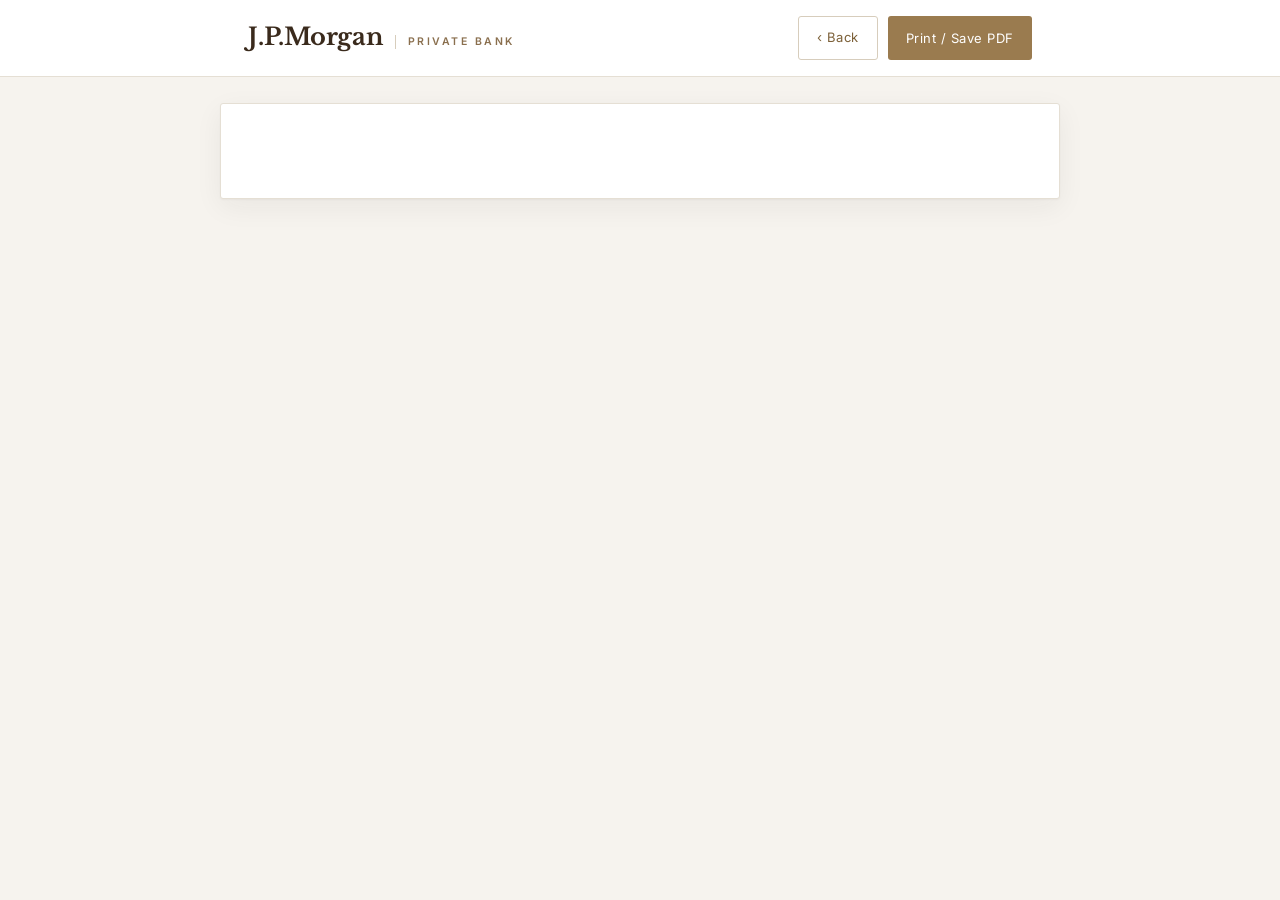
<file: onepager.html>
<!DOCTYPE html>
<html lang="en">
<head>
  <meta charset="UTF-8" />
  <meta name="viewport" content="width=device-width, initial-scale=1.0" />
  <title>Client one-pager — J.P.Morgan Private Bank</title>
  <!-- Theme: apply persisted dark/light before first paint (shared 'ob-theme' key). -->
  <script>
  (function () {
    var K = 'ob-theme', d = document.documentElement;
    function apply(t) { if (t === 'dark') { d.setAttribute('data-theme', 'dark'); } else { d.removeAttribute('data-theme'); } }
    var s; try { s = localStorage.getItem(K); } catch (e) {}
    apply(s === 'dark' ? 'dark' : 'light');
    window.addEventListener('storage', function (e) { if (e.key === K) apply(e.newValue === 'dark' ? 'dark' : 'light'); });
  })();
  </script>
  <link rel="preconnect" href="https://fonts.googleapis.com" />
  <link rel="preconnect" href="https://fonts.gstatic.com" crossorigin />
  <link href="https://fonts.googleapis.com/css2?family=Libre+Baskerville:ital,wght@0,400;0,700;1,400&family=Inter:wght@400;500;600&display=swap" rel="stylesheet" />
  <link rel="stylesheet" href="styles.css?v=20260706a-dark" />
  <style>
    .op-bar { background:#fff; border-bottom:1px solid var(--line); }
    .op-bar-inner { max-width:840px; margin:0 auto; padding:16px 28px; display:flex; align-items:center; gap:16px; }
    .op-actions { margin-left:auto; display:flex; gap:10px; }
    .op-sheet { max-width:840px; margin:26px auto 60px; background:#fff; border:1px solid var(--line); border-radius:var(--radius); padding:44px 52px 50px; box-shadow:var(--shadow-card); }
    .op-letterhead { display:flex; align-items:flex-start; border-bottom:2px solid var(--espresso); padding-bottom:18px; margin-bottom:26px; }
    .op-letterhead .conf { margin-left:auto; text-align:right; font-size:10px; letter-spacing:0.12em; text-transform:uppercase; color:var(--ink-faint); }
    .op-title { font-family:var(--serif); font-size:26px; margin:0 0 4px; }
    .op-sub { font-size:13px; color:var(--ink-soft); }
    .op-sec { margin-bottom:28px; }
    .op-sec h2 { font-family:var(--serif); font-size:17px; margin:0 0 10px; padding-bottom:7px; border-bottom:1px solid var(--line); }
    .op-sec p { font-size:14px; line-height:1.62; color:var(--ink); margin:0 0 8px; }
    .op-rec { padding:14px 0; border-bottom:1px solid var(--line); }
    .op-rec:last-child { border-bottom:none; }
    .op-rec h3 { font-family:var(--serif); font-size:15.5px; margin:0 0 3px; }
    .op-rec .op-rec-meta { font-size:11px; letter-spacing:0.05em; text-transform:uppercase; color:var(--bronze-deep); margin-bottom:6px; }
    .op-rec p { font-size:13.5px; color:var(--ink-soft); line-height:1.55; margin:0; }
    .op-rec .op-rec-how { font-size:12.5px; color:var(--ink-soft); margin-top:6px; }
    .op-rec .op-rec-how b { color:var(--ink); }
    .op-disc { font-size:11px; color:var(--ink-faint); line-height:1.5; border-top:1px solid var(--line); padding-top:14px; margin-top:8px; }
    .op-num { display:inline-grid; place-items:center; width:22px; height:22px; border-radius:50%; background:var(--espresso); color:var(--gold); font-size:12px; font-weight:600; margin-right:9px; }
    [data-theme="dark"] .op-bar { background:#17130C; }
    [data-theme="dark"] .op-sheet { background:var(--paper); }
    @media print {
      .op-bar, .no-print { display:none !important; }
      body { background:#fff; }
      .op-sheet { box-shadow:none; border:none; margin:0; max-width:none; padding:0 6px; }
      a { color:inherit; text-decoration:none; }
    }
  </style>
</head>
<body>
  <div class="op-bar no-print">
    <div class="op-bar-inner">
      <div class="brand"><span class="jpm-wordmark">J.P.Morgan</span><span class="jpm-sub">Private Bank</span></div>
      <div class="op-actions">
        <a class="view-port-btn ghost" id="backLink" href="index.html?tab=book">‹ Back</a>
        <button class="view-port-btn" onclick="window.print()">Print / Save PDF</button>
      </div>
    </div>
  </div>

  <div class="op-sheet" id="sheet"></div>

  <script src="data.js"></script>
  <script src="charts.js"></script>
  <script src="goals.js"></script>
  <script src="scanner.js"></script>
  <script src="mapping.js"></script>
  <script>
  (function () {
    "use strict";
    const esc = (s) => String(s == null ? "" : s).replace(/[&<>"']/g, c =>
      ({ "&": "&amp;", "<": "&lt;", ">": "&gt;", '"': "&quot;", "'": "&#39;" }[c]));
    const params = new URLSearchParams(location.search);
    const id = params.get("client") || (SEED.clients[0] && SEED.clients[0].id);
    const c = SEED.clients.find(x => x.id === id);
    document.getElementById("backLink").href = "index.html?tab=book&client=" + encodeURIComponent(id);
    if (!c) { document.getElementById("sheet").innerHTML = "<p>Client not found.</p>"; return; }

    const sym = c.ccy === "EUR" ? "€" : c.ccy === "GBP" ? "£" : "$";
    const fmtAum = sym + c.aum.toFixed(1) + "m";
    const today = new Date().toLocaleDateString("en-GB", { day: "2-digit", month: "long", year: "numeric" });

    // allocation in plain words
    const top3 = Object.entries(c.split).sort((a, b) => b[1] - a[1]).slice(0, 3)
      .map(([k, v]) => `${k.replace(/_/g, " ").toLowerCase()} (${v}%)`).join(", ");

    // target alignment
    const curB = window.GOALS.currentBuckets(c);
    const target = window.GOALS.goalsFor(c);
    const gaps = window.GOALS.GOALS3.map(b => ({ key: b.key, d: (curB[b.key] || 0) - (target[b.key] || 0) }))
      .filter(g => Math.abs(g.d) >= 5).sort((a, b) => Math.abs(b.d) - Math.abs(a.d));
    const alignText = gaps.length
      ? "Relative to the long-term plan we set together, the portfolio is currently " +
        gaps.map(g => `${g.d > 0 ? "a little heavier in" : "lighter in"} ${g.key.toLowerCase()}`).join(" and ") + "."
      : "The portfolio is well aligned with the long-term plan we set together.";

    // top 3 recommendations, client-facing (scanner findings first, then matched ideas)
    const rec = window.Scanner.recommendations(c);
    const ranked = rec.all.slice(0, 3);
    const recs = ranked.map((it, i) => `
      <div class="op-rec">
        <div class="op-rec-meta">Recommendation ${i + 1}${i === 0 ? " · we suggest leading here" : ""}</div>
        <h3>${esc(it.title)}</h3>
        <p>${esc(it.rationale)}</p>
        <div class="op-rec-how"><b>How we'd implement:</b> ${esc((it.structures || []).join(", "))}.${it.retailBlocked ? ` <span style="color:var(--neg)">(complex — we'd use a non-complex alternative for your account)</span>` : ""}</div>
      </div>`).join("");

    document.getElementById("sheet").innerHTML = `
      <div class="op-letterhead">
        <div>
          <div class="op-title">Private Wealth Review</div>
          <div class="op-sub">Prepared for <b>${esc(c.name)}</b> · ${esc(c.mifid)}</div>
        </div>
        <div class="conf">Private &amp; confidential<br>${today}</div>
      </div>

      <div class="op-sec">
        <h2><span class="op-num">1</span>Your objectives</h2>
        <p>${esc(c.goals.objective)}. Time horizon: ${esc(c.goals.horizon).replace(/·/g, "—")}.</p>
        ${BPCharts.fundingBar(c.goals.funding)}
      </div>

      <div class="op-sec">
        <h2><span class="op-num">2</span>Where your portfolio stands today</h2>
        <p>Your ${esc(fmtAum)} portfolio is led by ${esc(top3)}. ${esc(alignText)}</p>
      </div>

      <div class="op-sec">
        <h2><span class="op-num">3</span>What we recommend</h2>
        ${recs || "<p>No specific recommendations at this time.</p>"}
      </div>

      <p class="op-disc">This document has been prepared by your J.P.&nbsp;Morgan Private Bank team for discussion purposes only. It is illustrative, does not constitute investment advice or an offer, and figures are indicative. Any strategy should be considered in light of your full circumstances. This is a demonstration environment — not a live client communication.</p>`;
  })();
  </script>
</body>
</html>
</file>
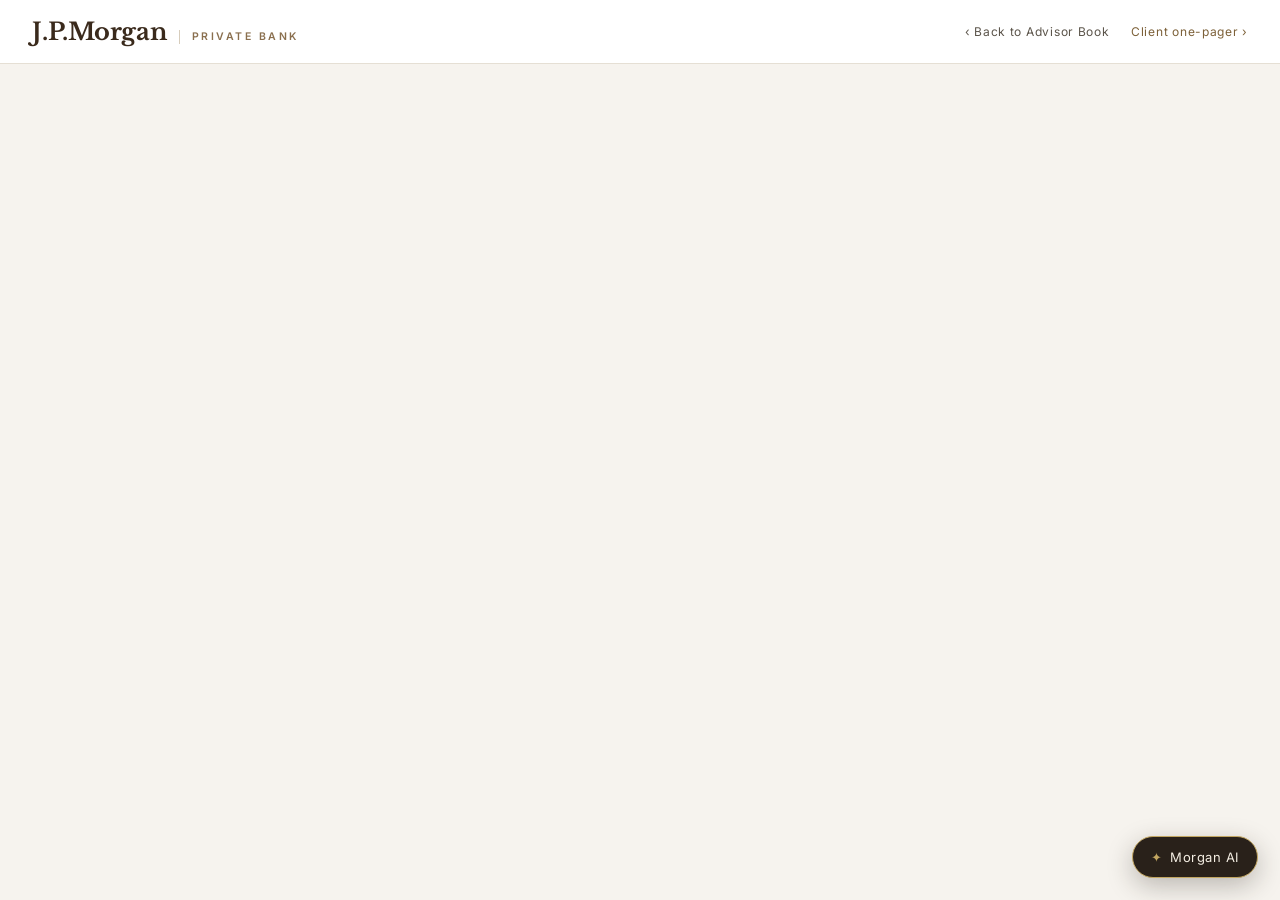
<file: portfolio.html>
<!DOCTYPE html>
<html lang="en">
<head>
  <meta charset="UTF-8" />
  <meta name="viewport" content="width=device-width, initial-scale=1.0" />
  <title>Portfolio — Brokerage Playground</title>
  <!-- Theme: apply persisted dark/light before first paint (shared 'ob-theme' key). -->
  <script>
  (function () {
    var K = 'ob-theme', d = document.documentElement;
    function apply(t) { if (t === 'dark') { d.setAttribute('data-theme', 'dark'); } else { d.removeAttribute('data-theme'); } }
    var s; try { s = localStorage.getItem(K); } catch (e) {}
    apply(s === 'dark' ? 'dark' : 'light');
    window.addEventListener('storage', function (e) { if (e.key === K) apply(e.newValue === 'dark' ? 'dark' : 'light'); });
  })();
  </script>
  <link rel="preconnect" href="https://fonts.googleapis.com" />
  <link rel="preconnect" href="https://fonts.gstatic.com" crossorigin />
  <link href="https://fonts.googleapis.com/css2?family=Libre+Baskerville:ital,wght@0,400;0,700;1,400&family=Inter:wght@400;500;600&display=swap" rel="stylesheet" />
  <link rel="stylesheet" href="styles.css?v=20260707a-dark" />
  <!-- embed mode: shown inside the Open Book shell's Advisor Book tab. Hide the
       duplicate masthead; the shell provides the "← All clients" bar. -->
  <style>
    html.embed .masthead { display: none; }
    html { scroll-behavior: smooth; }

    /* ---- report layout with a left section tracker ---- */
    .pf-shell { display: grid; grid-template-columns: 172px 1fr; gap: 30px; align-items: start; margin-top: 8px; }
    .pf-toc { position: sticky; top: 12px; display: flex; flex-direction: column; gap: 2px; }
    .pf-toc-h { font: 600 10px/1 Inter, sans-serif; letter-spacing: .16em; text-transform: uppercase; color: #A8A29A; margin-bottom: 8px; padding-left: 10px; }
    .pf-toc a { font: 500 13px/1.2 Inter, sans-serif; color: #6B675F; text-decoration: none; padding: 8px 12px; border-left: 2px solid transparent; border-radius: 0 6px 6px 0; }
    .pf-toc a:hover { background: rgba(154,123,79,.08); color: #17150F; }
    .pf-toc a.active { border-left-color: #996F3D; color: #17150F; font-weight: 600; background: rgba(154,123,79,.10); }
    .pf-main > .report-section { scroll-margin-top: 14px; }
    #sec-glance { scroll-margin-top: 14px; }

    /* ---- brown "what the goals mean" button ---- */
    .pf-goalsbtn { flex: none; background: #54301A; color: #fff; border: 0; border-radius: 9px; padding: 10px 16px; font: 600 12.5px Inter, sans-serif; cursor: pointer; }
    .pf-goalsbtn:hover { background: #6B3C21; }

    /* ---- compact idea cards (echo the Idea Feed look) ---- */
    .pf-recos { display: grid; grid-template-columns: repeat(auto-fill, minmax(212px, 1fr)); gap: 12px; align-items: start; }
    .pf-card { display: flex; flex-direction: column; border: 1px solid #E5E1DA; border-radius: 11px; overflow: hidden; background: #fff; box-shadow: 0 2px 5px rgba(30,27,22,.04); text-align: left; }
    .pf-card.clickable { cursor: pointer; transition: border-color .15s ease, box-shadow .15s ease, transform .15s ease; }
    .pf-card.clickable:hover { border-color: #C7A97A; box-shadow: 0 10px 24px -14px rgba(30,27,22,.3); transform: translateY(-2px); }
    .pf-card-strip { height: 4px; }
    .pf-card-body { padding: 12px 13px 11px; display: flex; flex-direction: column; flex: 1; }
    .pf-card-eyebrow { display: flex; align-items: center; justify-content: space-between; gap: 8px; margin-bottom: 7px; }
    .pf-card-src { font: 700 9px/1 Inter, sans-serif; letter-spacing: .13em; text-transform: uppercase; }
    .pf-card-fit { font: 700 10px/1 Inter, sans-serif; color: #fff; background: #2C7A4B; border-radius: 5px; padding: 3px 6px; }
    .pf-card-fit.mid { background: #996F3D; } .pf-card-fit.low { background: #A97D48; }
    .pf-card-title { font: 600 14px/1.25 'Libre Baskerville', Georgia, serif; color: #17150F; margin: 0 0 6px; }
    .pf-card-why { font: 400 11.5px/1.5 Inter, sans-serif; color: #6B675F; margin: 0 0 11px; display: -webkit-box; -webkit-line-clamp: 3; -webkit-box-orient: vertical; overflow: hidden; }
    .pf-card-foot { margin-top: auto; display: flex; align-items: center; justify-content: space-between; gap: 8px; font: 500 10.5px/1 Inter, sans-serif; color: #A8A29A; }
    .pf-card-cta { font-weight: 600; color: #996F3D; }
    .pf-card.open { border-color: #C7A97A; box-shadow: 0 10px 24px -14px rgba(30,27,22,.3); }
    .pf-card-exp { border-top: 1px solid #F0ECE4; margin-top: 10px; padding-top: 10px; }
    .pf-card-detail { font: 400 11.5px/1.55 Inter, sans-serif; color: #3A362F; margin: 0 0 9px; }
    .pf-card-chips { margin-bottom: 9px; }
    .pf-card-suit { background: #1E1B16; color: #fff; border: 0; border-radius: 7px; padding: 6px 11px; font: 600 11px Inter, sans-serif; cursor: pointer; }
    .pf-card-suit:hover { background: #33291f; }

    /* ---- goals-glossary popup ---- */
    .pf-modal-ov { position: fixed; inset: 0; z-index: 200; background: rgba(23,21,15,.5); backdrop-filter: blur(3px); display: flex; align-items: flex-start; justify-content: center; padding: 8vh 20px 20px; overflow-y: auto; }
    .pf-modal { width: 100%; max-width: 640px; background: #FBFAF7; border-radius: 14px; overflow: hidden; box-shadow: 0 30px 80px -20px rgba(23,21,15,.6); }
    .pf-modal-head { background: #1E1B16; padding: 16px 22px; display: flex; align-items: center; justify-content: space-between; }
    .pf-modal-head h3 { margin: 0; font: 600 18px/1 'Libre Baskerville', Georgia, serif; color: #F4F1EA; }
    .pf-modal-x { background: rgba(255,255,255,.1); border: 0; color: #F4F1EA; width: 30px; height: 30px; border-radius: 50%; font-size: 15px; cursor: pointer; }
    .pf-modal-body { padding: 20px 22px; }

    @media (max-width: 900px) {
      .pf-shell { grid-template-columns: 1fr; }
      .pf-toc { position: static; flex-direction: row; flex-wrap: wrap; gap: 4px; margin-bottom: 8px; }
      .pf-toc-h { display: none; }
      .pf-toc a { border-left: 0; border-radius: 6px; background: #F2EEE6; }
    }

    /* ---- dark mode: these page-scoped surfaces were built white-on-white
           for light mode, so give them themed equivalents ---- */
    [data-theme="dark"] .pf-toc a { color: var(--ink-soft); }
    [data-theme="dark"] .pf-toc a:hover,
    [data-theme="dark"] .pf-toc a.active { color: var(--ink); }
    [data-theme="dark"] .pf-card { background: var(--paper); border-color: var(--line); box-shadow: 0 2px 5px rgba(0,0,0,.35); }
    [data-theme="dark"] .pf-card.clickable:hover,
    [data-theme="dark"] .pf-card.open { border-color: var(--bronze); box-shadow: 0 10px 24px -14px rgba(0,0,0,.6); }
    [data-theme="dark"] .pf-card-title { color: var(--ink); }
    [data-theme="dark"] .pf-card-why { color: var(--ink-soft); }
    [data-theme="dark"] .pf-card-detail { color: var(--ink-soft); }
    [data-theme="dark"] .pf-card-exp { border-top-color: var(--line); }
    [data-theme="dark"] .pf-modal { background: var(--paper); }
    @media (max-width: 900px) {
      [data-theme="dark"] .pf-toc a { background: var(--cream-2); }
    }
  </style>
  <script>if (new URLSearchParams(location.search).get("embed") === "1") document.documentElement.classList.add("embed");</script>
</head>
<body>
  <header class="masthead">
    <div class="masthead-inner">
      <div class="brand">
        <span class="jpm-wordmark">J.P.Morgan</span>
        <span class="jpm-sub">Private Bank</span>
      </div>
      <div class="masthead-meta">
        <a class="back-link" id="backLink" href="index.html">‹ Back to Advisor Book</a>
        <a class="back-link" id="onepagerLink" href="#" style="margin-left:18px;color:var(--bronze-deep)">Client one-pager ›</a>
      </div>
    </div>
  </header>

  <main class="view" id="report"></main>

  <script src="data.js"></script>
  <script src="charts.js"></script>
  <script src="goals.js"></script>
  <script src="scanner.js"></script>
  <script src="mapping.js"></script>
  <script src="expressions.js"></script>
  <script src="today_focus.js"></script>
  <script src="morgan.js"></script>
  <script>
  (function () {
    "use strict";
    const esc = (s) => String(s == null ? "" : s).replace(/[&<>"']/g, c =>
      ({ "&": "&amp;", "<": "&lt;", ">": "&gt;", '"': "&quot;", "'": "&#39;" }[c]));
    const params = new URLSearchParams(location.search);
    const id = params.get("client") || (SEED.clients[0] && SEED.clients[0].id);
    const c = SEED.clients.find(x => x.id === id);
    document.getElementById("backLink").href = "index.html?tab=book&client=" + encodeURIComponent(id);
    document.getElementById("onepagerLink").href = "onepager.html?client=" + encodeURIComponent(id);

    if (!c) { document.getElementById("report").innerHTML = "<p>Client not found.</p>"; return; }

    const sym = c.ccy === "EUR" ? "€" : c.ccy === "GBP" ? "£" : "$";
    const fmtAum = sym + c.aum.toFixed(1) + "m";
    const ideasFor = SEED.ideas.filter(i => (i.clients || []).some(x => x.id === c.id));
    const themeName = (tid) => (SEED.themes.find(t => t.id === tid) || {}).name || "";
    const convClass = (cv) => "conv-" + String(cv).toLowerCase().replace(/[^a-z]/g, "");

    // glance
    const top = (c.positions || []).slice().sort((a, b) => b.weightPct - a.weightPct)[0] || {};
    const cashPct = c.split.Cash || 0;

    // allocation
    const allocSeg = BPCharts.splitSegments(c.split);

    // goal buckets: current vs target
    const curB = window.GOALS.currentBuckets(c);
    const target = window.GOALS.goalsFor(c);
    const curBSeg = window.GOALS.GOALS3.map(b => ({ label: b.key, value: curB[b.key] || 0, color: b.color }));
    const tgtSeg = window.GOALS.GOALS3.map(b => ({ label: b.key, value: target[b.key] || 0, color: b.color }));
    const dist = BPCharts.targetDistance(curB, target);
    const onTarget = dist <= 16; // sum of abs diffs across the three buckets
    const gaps = window.GOALS.GOALS3.map(b => ({ key: b.key, color: b.color, d: (curB[b.key] || 0) - (target[b.key] || 0) }))
      .filter(g => Math.abs(g.d) >= 4)
      .sort((a, b) => Math.abs(b.d) - Math.abs(a.d));
    const gapText = gaps.length
      ? "Currently " + gaps.map(g => `${g.d > 0 ? "over" : "under"}weight <b>${g.key}</b> (${g.d > 0 ? "+" : ""}${g.d.toFixed(0)}pts)`).join(", ") + " vs the inferred goal."
      : "Broadly aligned with the inferred goal.";

    // holdings (with P&L)
    const holdings = (c.positions || []).slice().sort((a, b) => b.weightPct - a.weightPct).map(p => `
      <tr>
        <td><div class="h-name">${esc(p.name)}</div><div class="h-tick">${esc(p.ticker)}</div>
            ${p.note ? `<div class="h-note">${esc(p.note)}</div>` : ""}</td>
        <td class="h-cls">${esc(p.assetClass)}<br><span style="color:var(--ink-faint)">${esc(p.sector || "")}</span></td>
        <td class="r" style="font-weight:600;color:${p.pnlPct > 0 ? "var(--pos)" : p.pnlPct < 0 ? "var(--neg)" : "var(--ink-soft)"}">${p.pnlPct > 0 ? "+" : ""}${p.pnlPct}%</td>
        <td class="r h-wt">${p.weightPct}%</td>
      </tr>`).join("");

    // advisor view — book-derived findings + today's flagged focus ideas +
    // standing views, all gated by the SAME MAPPING flag threshold the Idea
    // Feed uses, so every surface agrees on what fits this client.
    const rec = window.Scanner.recommendations(c);
    const flagMin = window.MAPPING.PARAMS.flagMin;
    const fitGate = (idea) => {
      try {
        const r = window.MAPPING.scoreIdeaForClient(idea, c);
        return (!r.suppressed && r.fit >= flagMin) ? r : null;
      } catch (e) { return null; }
    };
    const gatedViews = rec.viewItems.map(it => {
      const idea = SEED.ideas.find(i => i.id === it.ideaId);
      const r = idea ? fitGate(idea) : null;
      return (idea && r) ? Object.assign({}, it, { fit: r.fit, detail: idea.thesis }) : null;
    }).filter(Boolean);
    const TFOC = window.TODAY_FOCUS ? [].concat(window.TODAY_FOCUS.earnings || [], window.TODAY_FOCUS.exEarnings || []) : [];
    const focusItems = TFOC.map(idea => {
      const r = fitGate(idea);
      return r ? { source: "Focus", title: idea.name, rationale: idea.headline, detail: idea.thesis, fit: r.fit,
        structures: idea.structures, sector: idea.sector, assetClass: idea.assetClass, conviction: null, ideaId: idea.id } : null;
    }).filter(Boolean);
    const allRecs = focusItems.concat(rec.findings, gatedViews);

    // compact idea cards — echo the Idea Feed look (top strip + fit chip),
    // small enough that several fit per row; click to expand the full read +
    // how we'd express it (Focus ideas also open the Suitability flowchart)
    const stripColor = (s) => s === "Focus" ? "#2FBF71" : s === "View" ? "#996F3D" : "#1E1B16";
    const srcLabel = (s) => s === "Focus" ? "Today's idea" : s === "View" ? "House view" : "Book action";
    const fitBand = (f) => f >= 80 ? "" : f >= 68 ? "mid" : "low";
    const recos = allRecs.length ? `<div class="pf-recos">` + allRecs.map(it => `
      <article class="pf-card clickable" data-source="${esc(it.source)}" data-ideaid="${esc(it.ideaId || "")}">
        <span class="pf-card-strip" style="background:${stripColor(it.source)}"></span>
        <div class="pf-card-body">
          <div class="pf-card-eyebrow">
            <span class="pf-card-src" style="color:${stripColor(it.source)}">${srcLabel(it.source)}</span>
            ${typeof it.fit === "number" ? `<span class="pf-card-fit ${fitBand(it.fit)}">FIT ${it.fit}</span>` : it.conviction ? `<span class="tag ${convClass(it.conviction)}">${esc(it.conviction)}</span>` : ""}
          </div>
          <h4 class="pf-card-title">${esc(it.title)}</h4>
          <p class="pf-card-why">${esc(it.rationale)}</p>
          <div class="pf-card-foot"><span>${esc(it.assetClass || it.sector || "")}</span><span class="pf-card-cta">Details ▾</span></div>
          <div class="pf-card-exp" hidden>
            ${(it.detail || it.rationale) ? `<p class="pf-card-detail">${esc(it.detail || it.rationale)}</p>` : ""}
            ${(it.structures && it.structures.length) ? `<div class="pf-card-chips">${window.EXPRESSIONS.accordionHTML((it.structures || []).slice(0, 3), { sector: it.sector, assetClass: it.assetClass, title: it.title }, { sm: true })}</div>` : ""}
            ${it.source === "Focus" && it.ideaId ? `<button type="button" class="pf-card-suit" data-suit="${esc(it.ideaId)}">⑃ Open Idea Suitability ›</button>` : ""}
          </div>
        </div>
      </article>`).join("") + `</div>` : `<p class="rec-why">No recommendations — book is on plan.</p>`;

    document.getElementById("report").innerHTML = `
      <div class="report-masthead">
        <div style="display:flex;align-items:flex-start;justify-content:space-between;gap:18px">
          <div>
            <span class="eyebrow">${esc(c.ccy)} base · ${esc(c.mifid)}</span>
            <h1>${esc(c.name)} <span style="font-weight:400;color:var(--ink-faint)">/ Portfolio</span></h1>
            <div class="rm-meta"><b>${esc(fmtAum)}</b> across ${(c.positions || []).length} holdings · ${esc(c.goals.objective)} · ${esc(c.goals.horizon)}</div>
          </div>
          <button class="pf-goalsbtn" id="goalsBtn" type="button">What the goals mean ›</button>
        </div>
      </div>

      <div class="pf-shell">
        <aside class="pf-toc" id="pfToc">
          <div class="pf-toc-h">On this page</div>
          <a href="#sec-glance" data-sec="sec-glance">Overview</a>
          <a href="#sec-alloc" data-sec="sec-alloc">Allocation</a>
          <a href="#sec-goals" data-sec="sec-goals">Long-term goals</a>
          <a href="#sec-advisor" data-sec="sec-advisor">Advisor view</a>
          <a href="#sec-holdings" data-sec="sec-holdings">Holdings</a>
        </aside>

        <div class="pf-main">
          <div class="report-glance" id="sec-glance">
            <div class="glance-cell"><div class="k">Book AUM</div><div class="v">${esc(fmtAum)}</div></div>
            <div class="glance-cell"><div class="k">Holdings</div><div class="v">${(c.positions || []).length}</div></div>
            <div class="glance-cell"><div class="k">Largest position</div><div class="v">${top.weightPct || 0}% <small>${esc(top.ticker || top.name || "—")}</small></div></div>
            <div class="glance-cell"><div class="k">Cash</div><div class="v">${cashPct}%</div></div>
            <div class="glance-cell"><div class="k">Risk</div><div class="v" style="font-size:15px">${esc(c.risk)}</div></div>
          </div>

          <div class="report-section" id="sec-alloc">
            <h2>Allocation</h2>
            <div class="pie-row">
              <div class="pie-card"><div class="pc-t">By asset class</div>${BPCharts.donut(allocSeg)}${BPCharts.legend(allocSeg)}</div>
              <div class="pie-card"><div class="pc-t">Inferred goal · by goal</div>${BPCharts.donut(tgtSeg)}${BPCharts.legend(tgtSeg)}</div>
              <div class="pie-card"><div class="pc-t">Current · by goal</div>${BPCharts.donut(curBSeg)}${BPCharts.legend(curBSeg)}</div>
            </div>
            <div class="pt-verdict ${onTarget ? "toward" : "away"}" style="margin-top:14px">
              <span class="vch">${onTarget ? "✓" : "▲"}</span>
              <div>${gapText}</div>
            </div>
          </div>

          <div class="report-section" id="sec-goals">
            <h2>Long-term goals</h2>
            <div class="report-two">
              <div class="agenda" style="margin:0">
                <span class="eyebrow">Objective</span>
                <p>${esc(c.goals.objective)}. Horizon: ${esc(c.goals.horizon)}.</p>
                <div class="fund-card">${BPCharts.fundingBar(c.goals.funding)}</div>
              </div>
              <div class="panel">
                <div class="panel-head"><h3>Strategic allocation — now vs target</h3></div>
                <div class="panel-body">
                  ${BPCharts.goalTargetBar3(target, curB)}
                </div>
              </div>
            </div>
          </div>

          <div class="report-section" id="sec-advisor">
            <h2>Advisor view</h2>
            <div class="agenda" style="margin-bottom:16px">
              <span class="eyebrow">The desk's agenda for this book</span>
              <p>${esc(c.summary)}</p>
            </div>
            <div class="panel">
              <div class="panel-head"><h3>Recommended actions</h3><button type="button" class="pf-goalsbtn" id="toolkitBtn" style="margin-left:14px;padding:8px 13px;font-size:11.5px" hidden>✉ Build a client email →</button><span class="rec-theme" style="margin-left:auto">${focusItems.length} from today's focus · ${rec.findings.length} from the book · ${gatedViews.length} from Views — same fit bar as the Idea Feed</span></div>
              <div class="panel-body">${recos}</div>
            </div>
          </div>

          <div class="report-section" id="sec-holdings">
            <h2>Holdings</h2>
            <table class="holdings-table">
              <thead><tr><th>Position</th><th>Asset class</th><th class="r">P&amp;L</th><th class="r">Weight</th></tr></thead>
              <tbody>${holdings}</tbody>
            </table>
          </div>
        </div>
      </div>`;

    const EMBED = params.get("embed") === "1";
    const OB = (EMBED && window.parent && window.parent.OB) ? window.parent.OB : null;

    // every card expands in place on click to reveal the full read + how we'd
    // express it; clicks inside the expanded panel (chips / Suitability button)
    // don't collapse it
    document.querySelectorAll(".pf-card").forEach(card => {
      const exp = card.querySelector(".pf-card-exp");
      const ctaEl = card.querySelector(".pf-card-cta");
      card.addEventListener("click", (e) => {
        if (e.target.closest(".pf-card-exp")) return;
        const opening = exp && exp.hasAttribute("hidden");
        if (!exp) return;
        if (opening) { exp.removeAttribute("hidden"); card.classList.add("open"); if (ctaEl) ctaEl.textContent = "Hide ▴"; }
        else { exp.setAttribute("hidden", ""); card.classList.remove("open"); if (ctaEl) ctaEl.textContent = "Details ▾"; }
      });
    });
    // Focus ideas: open the shared Suitability flowchart (embedded → parent popup)
    document.querySelectorAll(".pf-card-suit").forEach(b => b.addEventListener("click", (e) => {
      e.stopPropagation();
      const iid = b.dataset.suit;
      if (OB && OB.openSuit) OB.openSuit(iid);
      else location.href = "index.html";
    }));
    // "Build a client email" → the Client Toolkit for this client (embedded only,
    // where the toolkit lives). It carries the SAME ideas shown here.
    const toolkitBtn = document.getElementById("toolkitBtn");
    if (toolkitBtn && OB && OB.openToolkit) {
      toolkitBtn.hidden = false;
      toolkitBtn.addEventListener("click", () => OB.openToolkit(id));
    }

    // "What the goals mean" → popup
    const goalsBtn = document.getElementById("goalsBtn");
    if (goalsBtn) goalsBtn.addEventListener("click", () => {
      const ov = document.createElement("div");
      ov.className = "pf-modal-ov";
      ov.innerHTML = `<div class="pf-modal"><div class="pf-modal-head"><h3>What the goals mean</h3><button class="pf-modal-x" type="button" aria-label="Close">✕</button></div><div class="pf-modal-body">${BPCharts.goalGlossary3()}</div></div>`;
      document.body.appendChild(ov);
      ov.addEventListener("click", (e) => { if (e.target === ov || e.target.classList.contains("pf-modal-x")) ov.remove(); });
      document.addEventListener("keydown", function esc(e) { if (e.key === "Escape") { ov.remove(); document.removeEventListener("keydown", esc); } });
    });

    // section tracker. The jump is done by NATIVE hash anchors (href="#sec-…"):
    // the browser scrolls the section into view itself — reliable in every
    // context (embedded iframe, standalone, throttled tab) with no scripted
    // scrolling to fail. Sections carry scroll-margin-top so they land cleanly.
    // We only manage the active-highlight (immediate on click + a best-effort
    // scroll-spy).
    const tocLinks = Array.from(document.querySelectorAll(".pf-toc a[data-sec]"));
    tocLinks.forEach(a => a.addEventListener("click", () =>
      tocLinks.forEach(x => x.classList.toggle("active", x === a))));
    const spy = () => {
      let cur = tocLinks[0];
      tocLinks.forEach(a => { const s = document.getElementById(a.dataset.sec); if (s && s.getBoundingClientRect().top <= 100) cur = a; });
      tocLinks.forEach(a => a.classList.toggle("active", a === cur));
    };
    window.addEventListener("scroll", spy, { passive: true });
    spy();

    window.EXPRESSIONS.wire(document.getElementById("report"));
  })();
  </script>
</body>
</html>
</file>
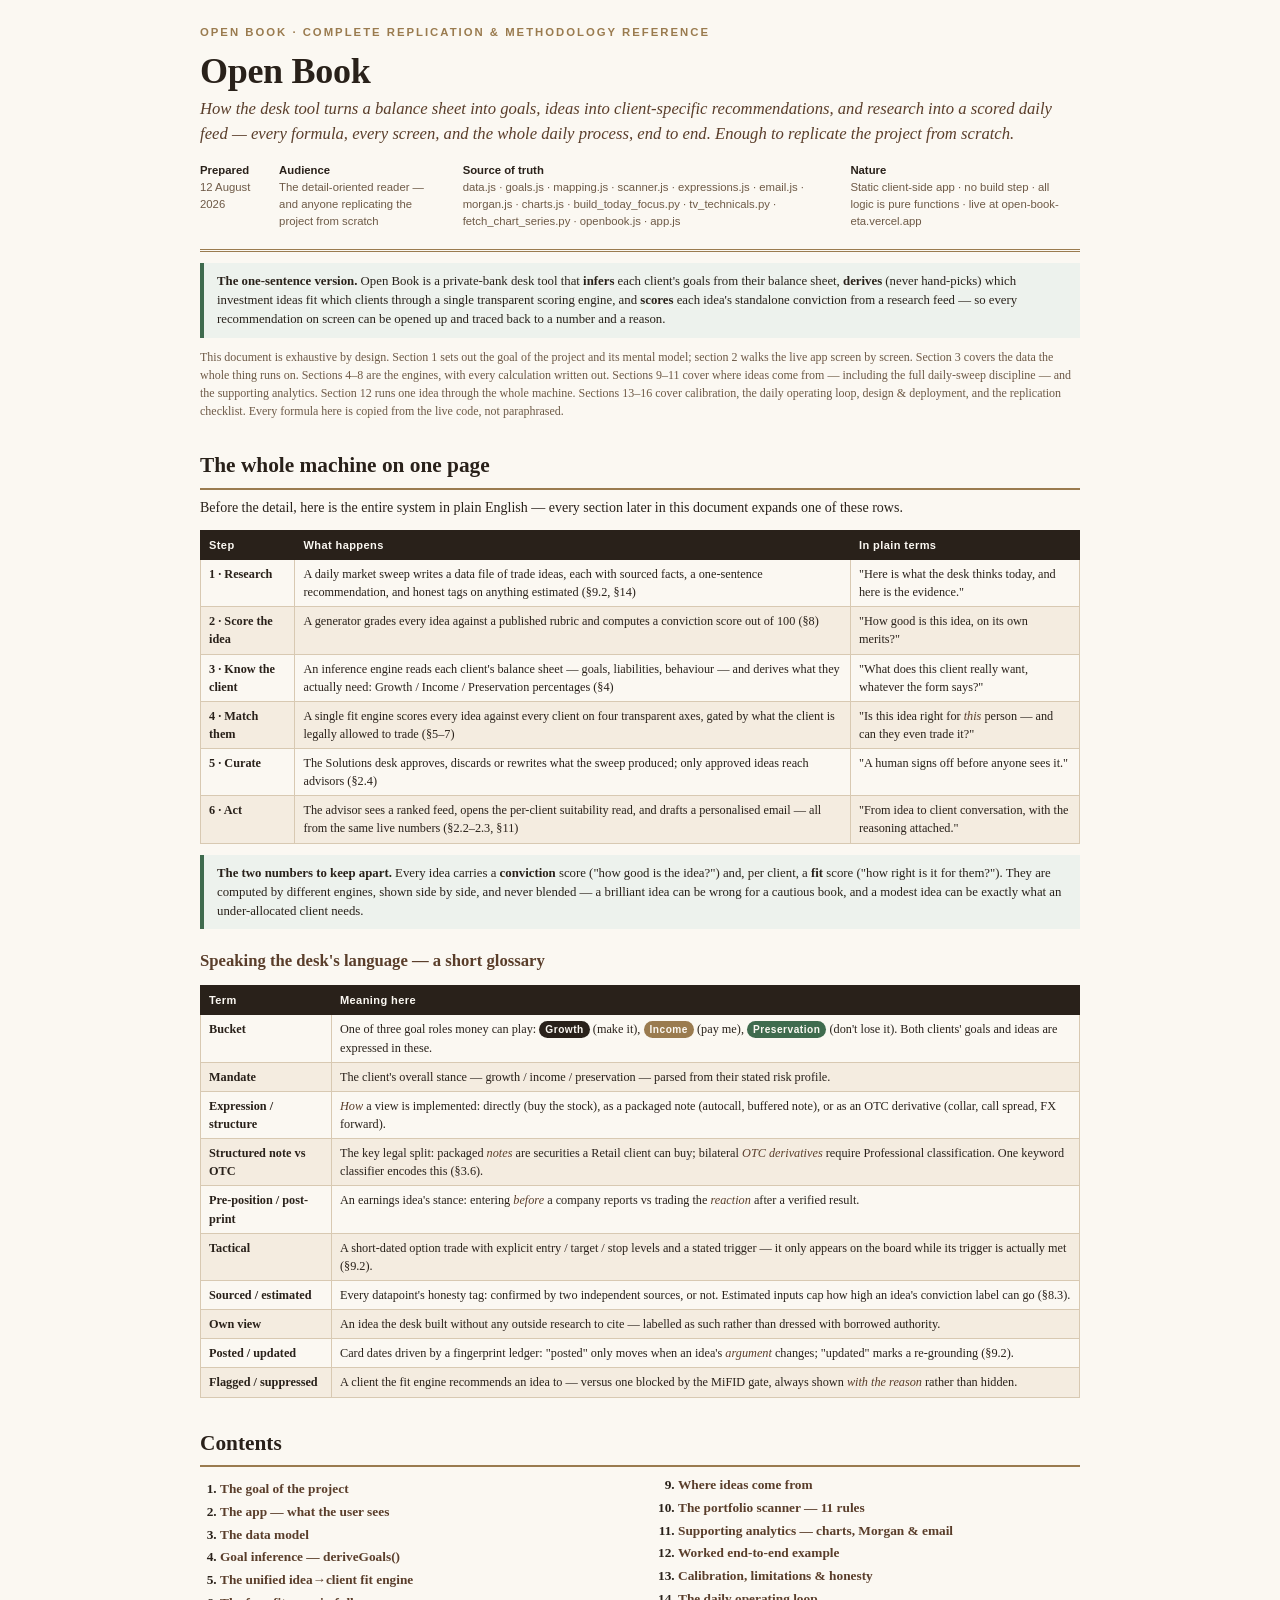
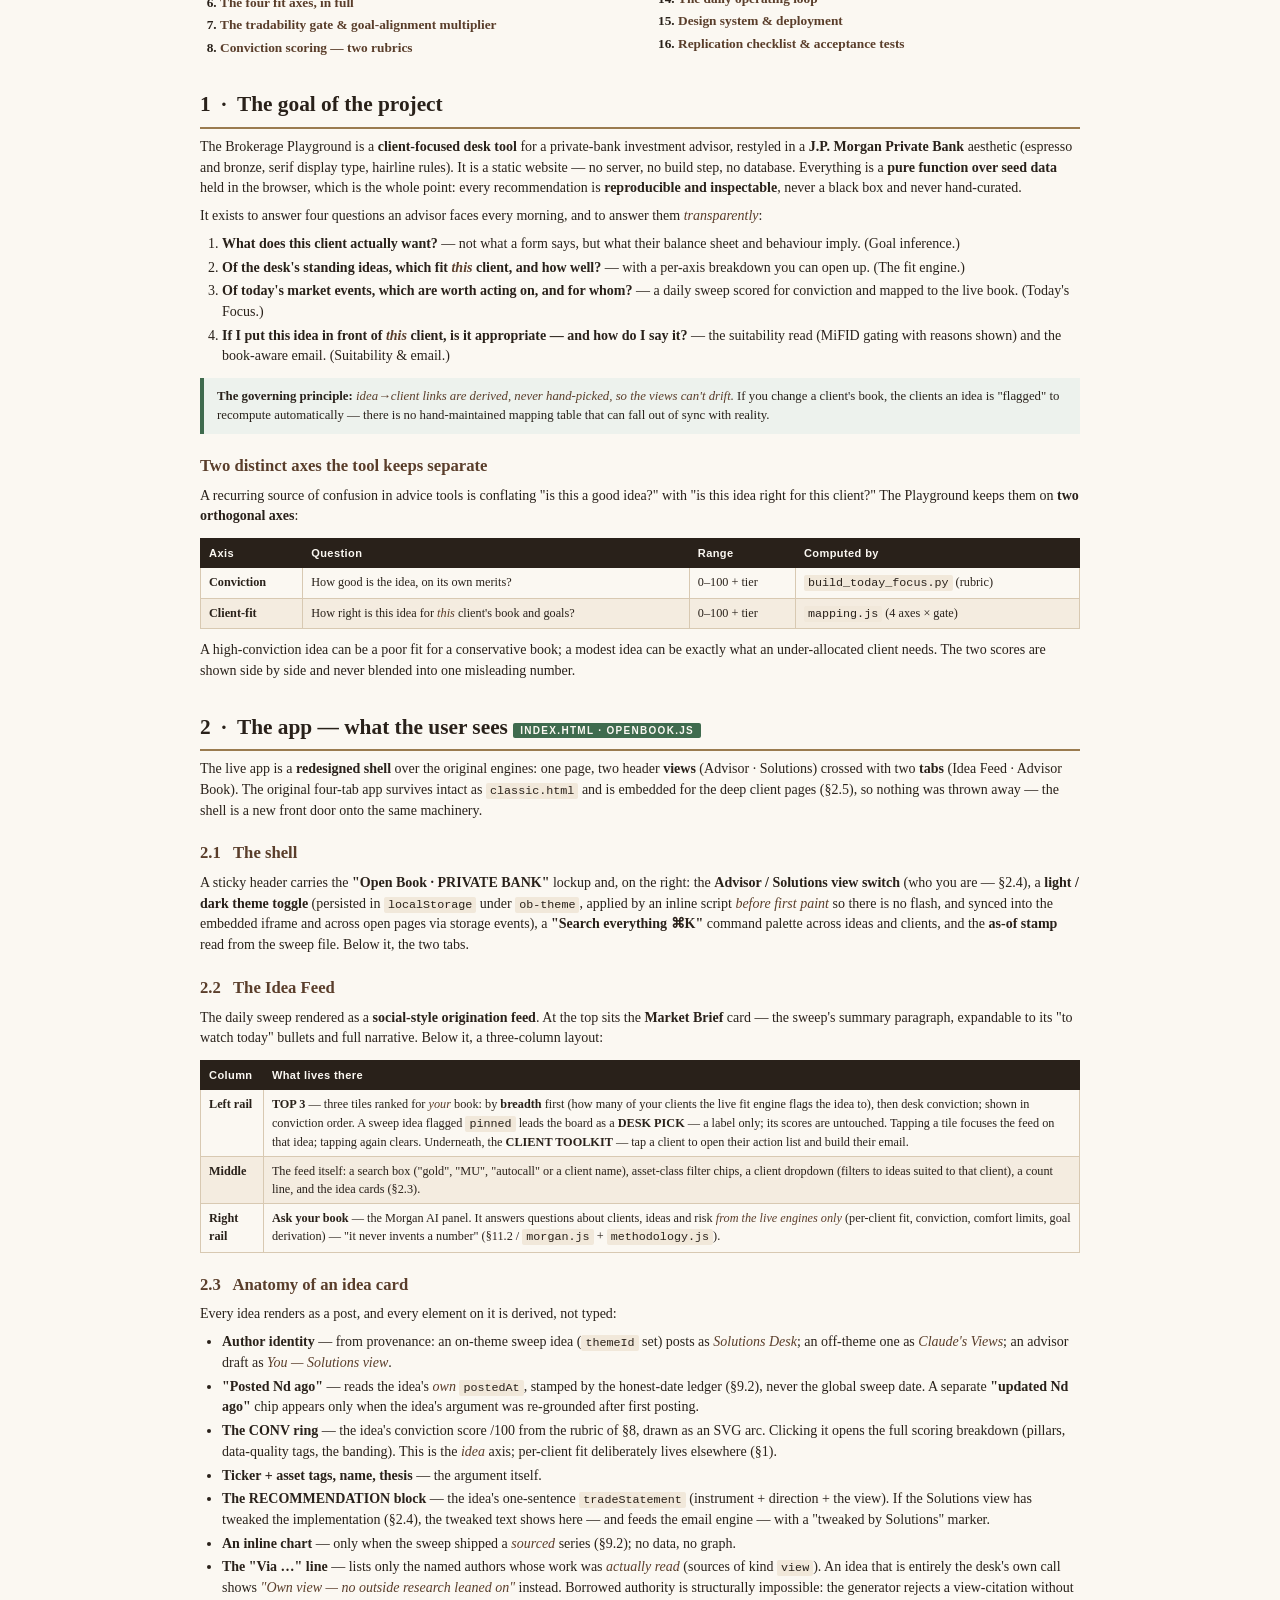
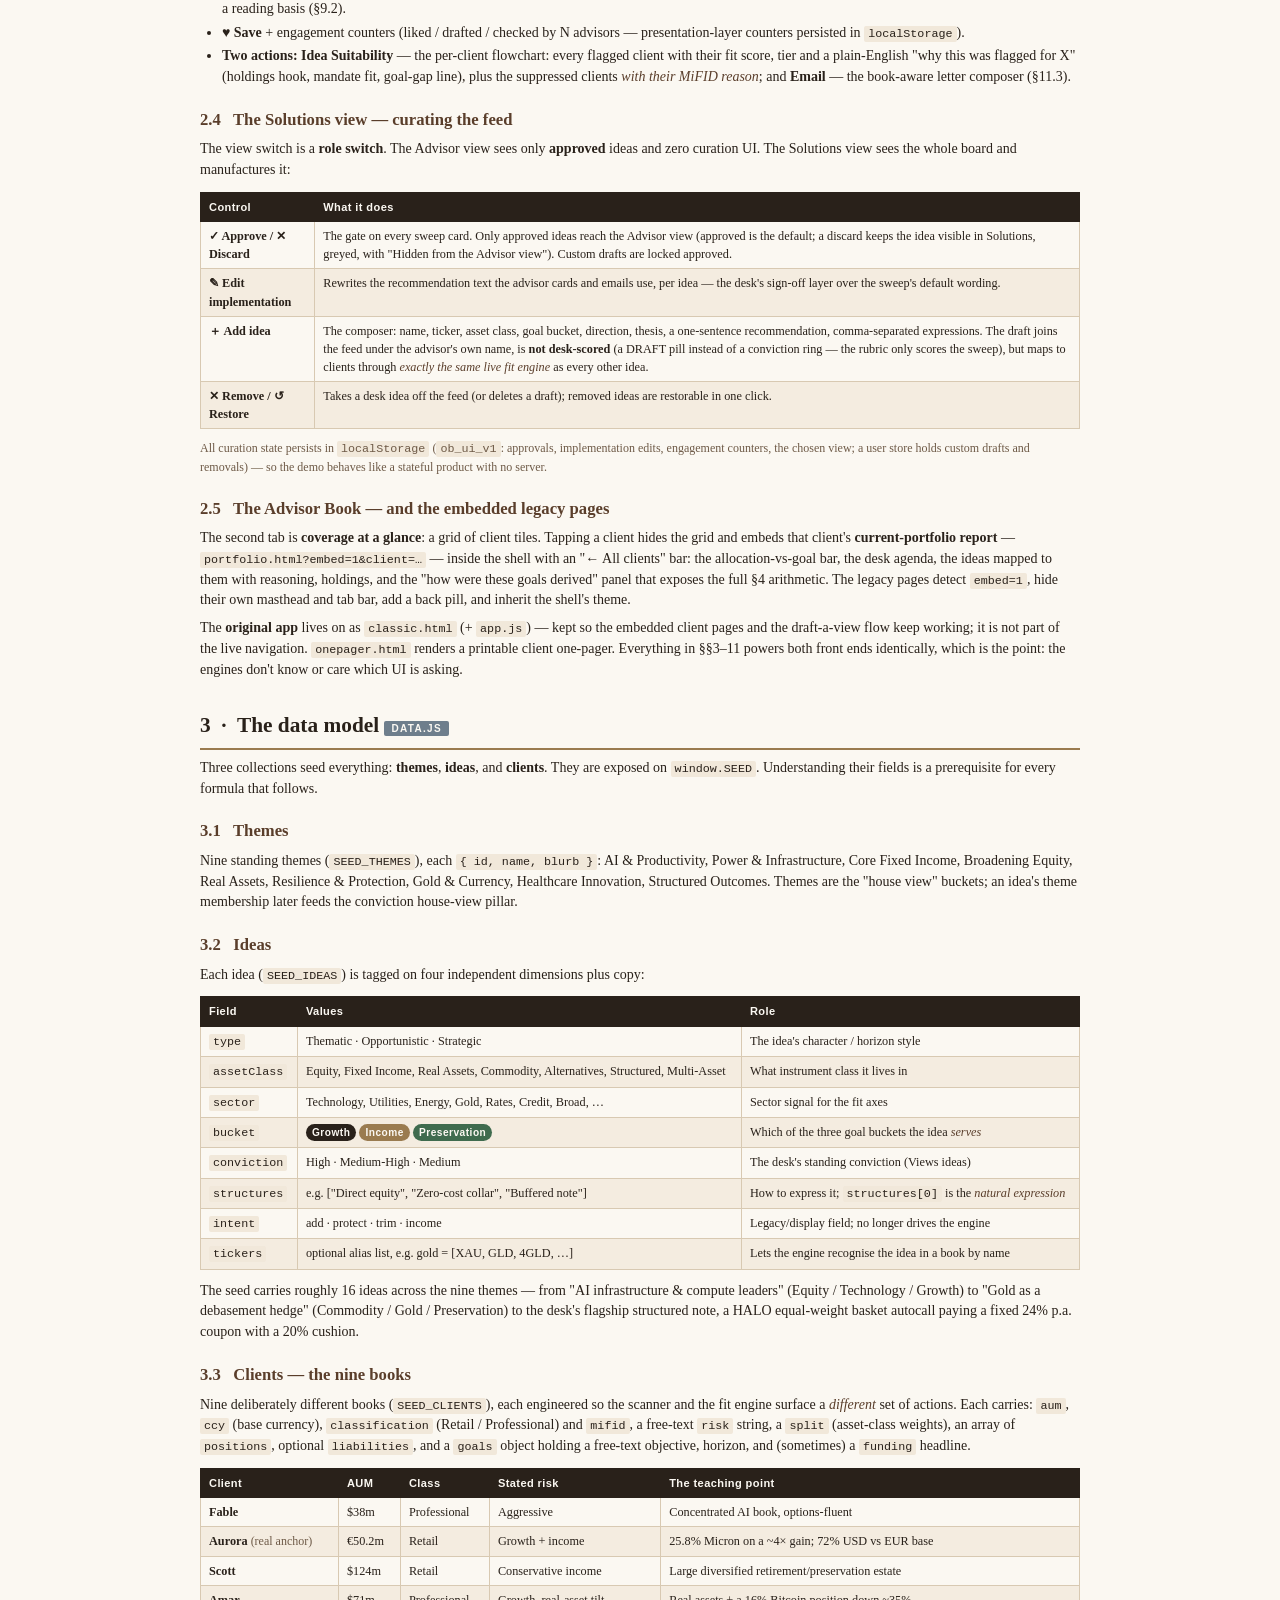
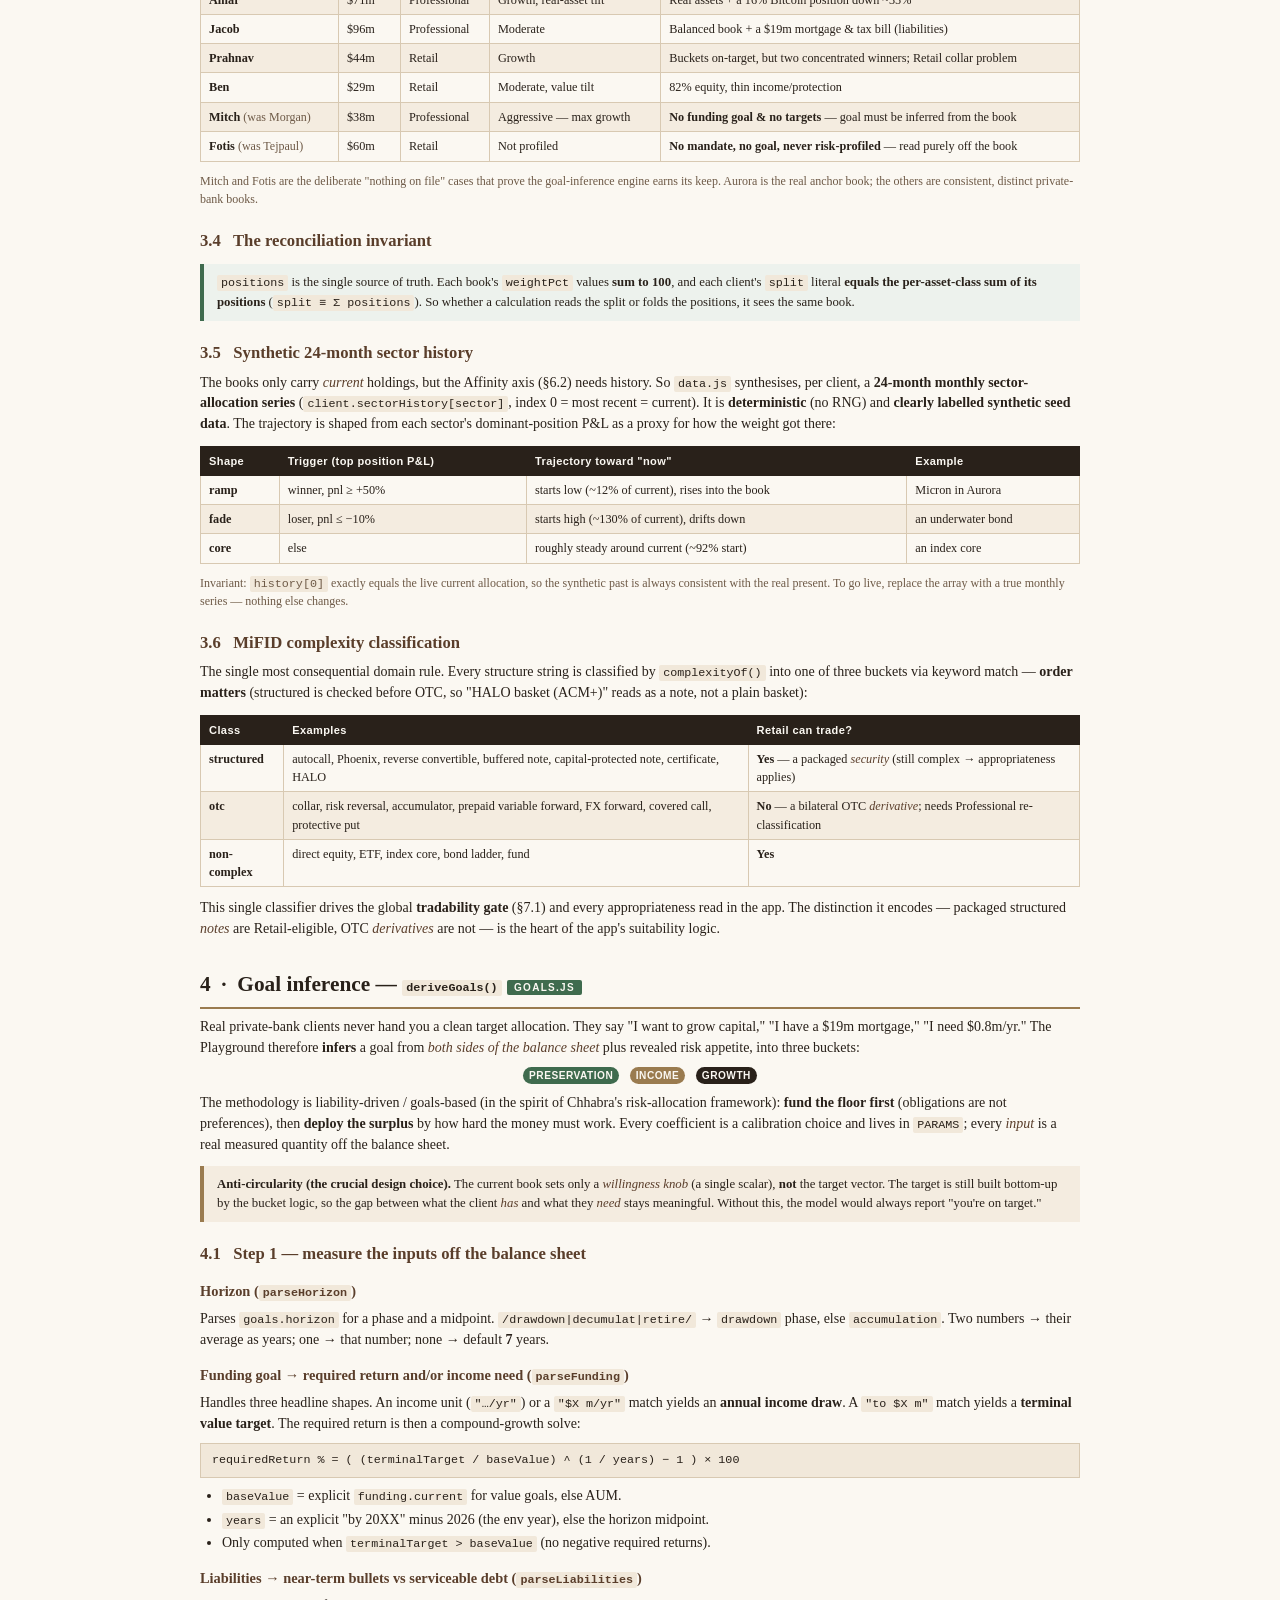
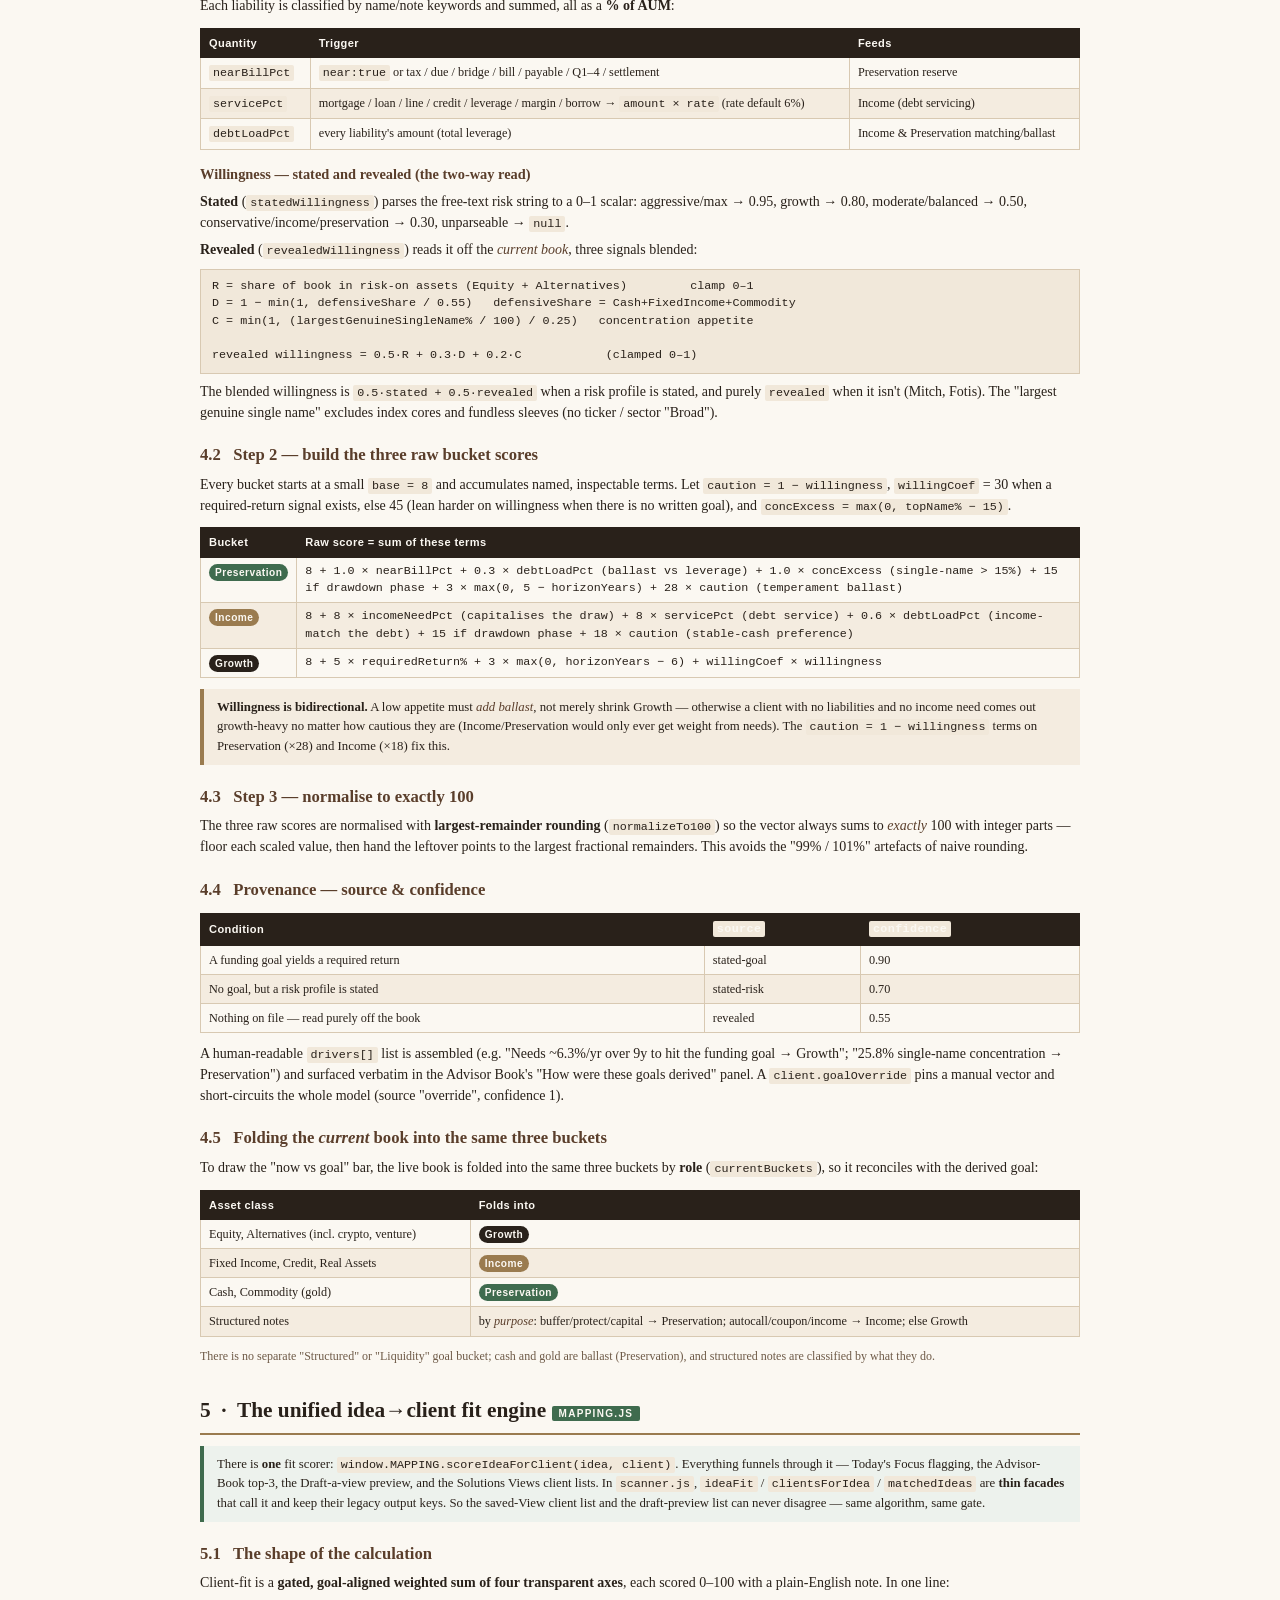
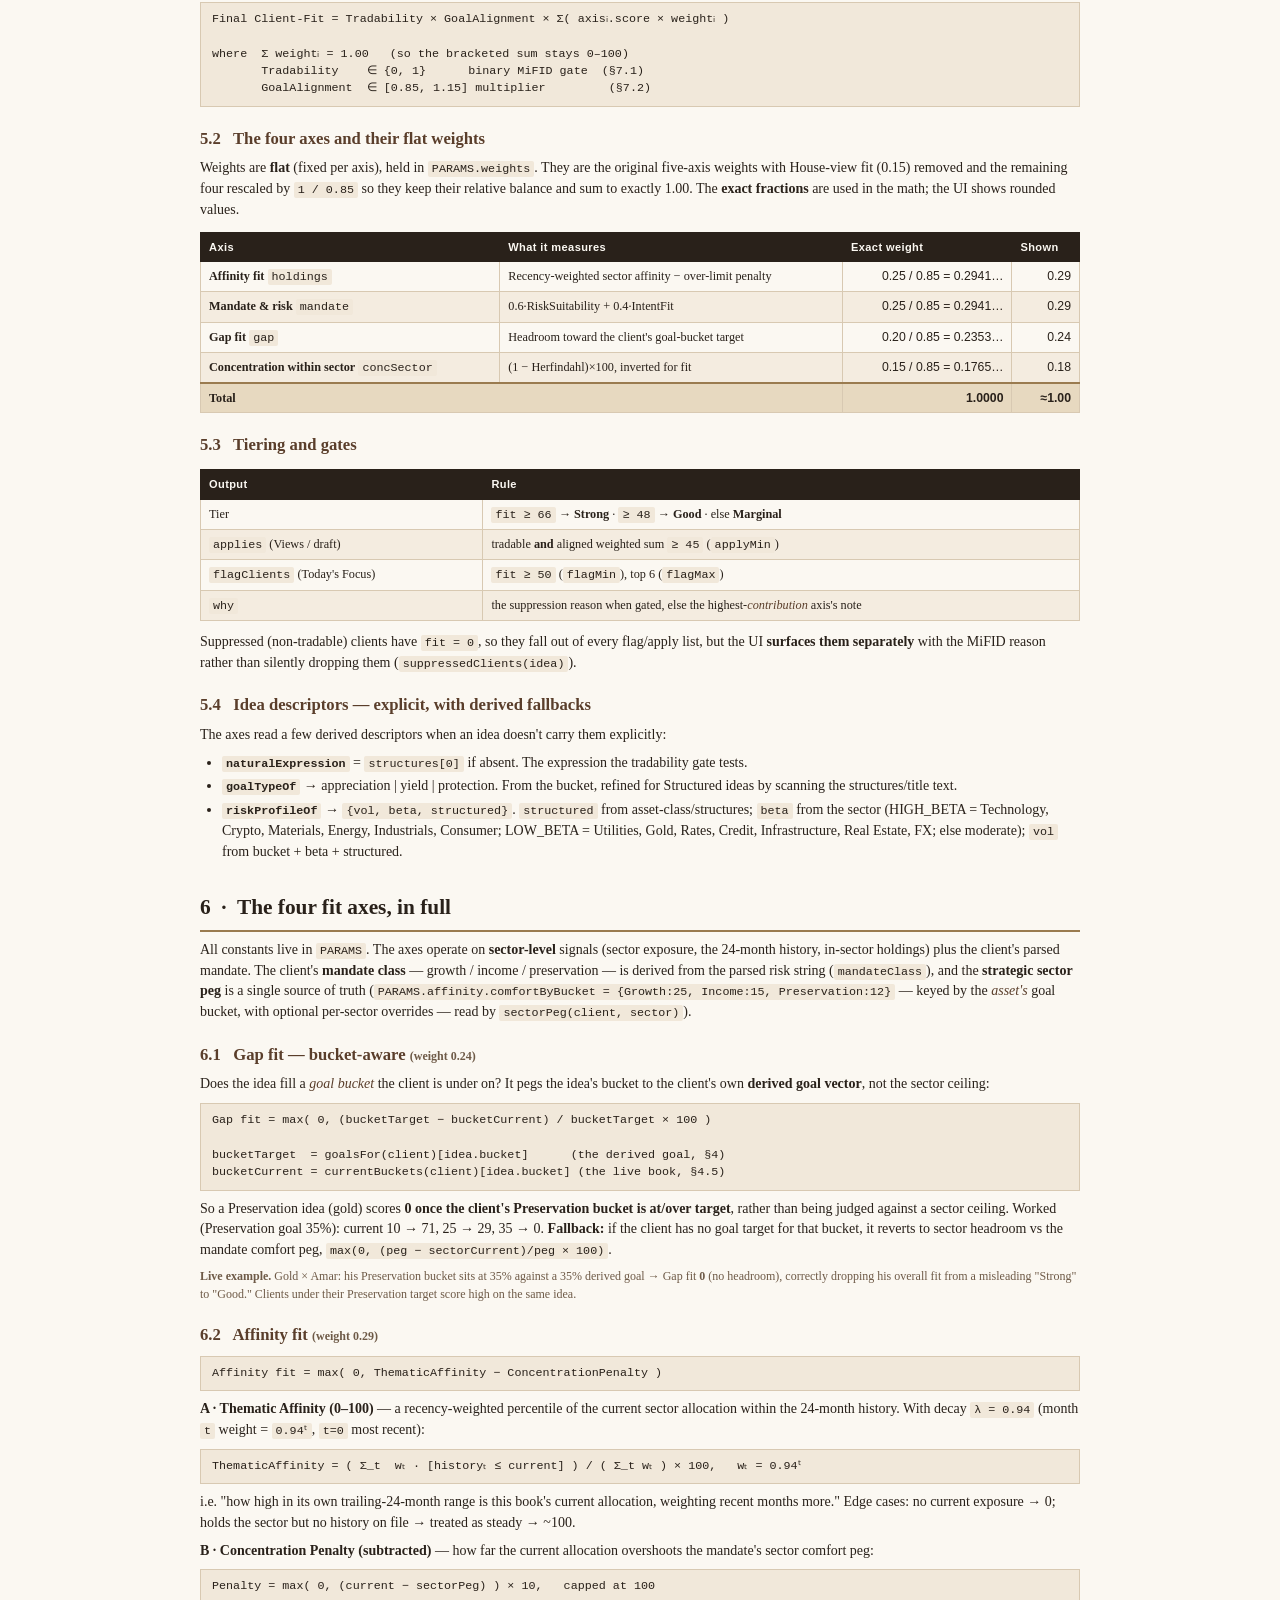
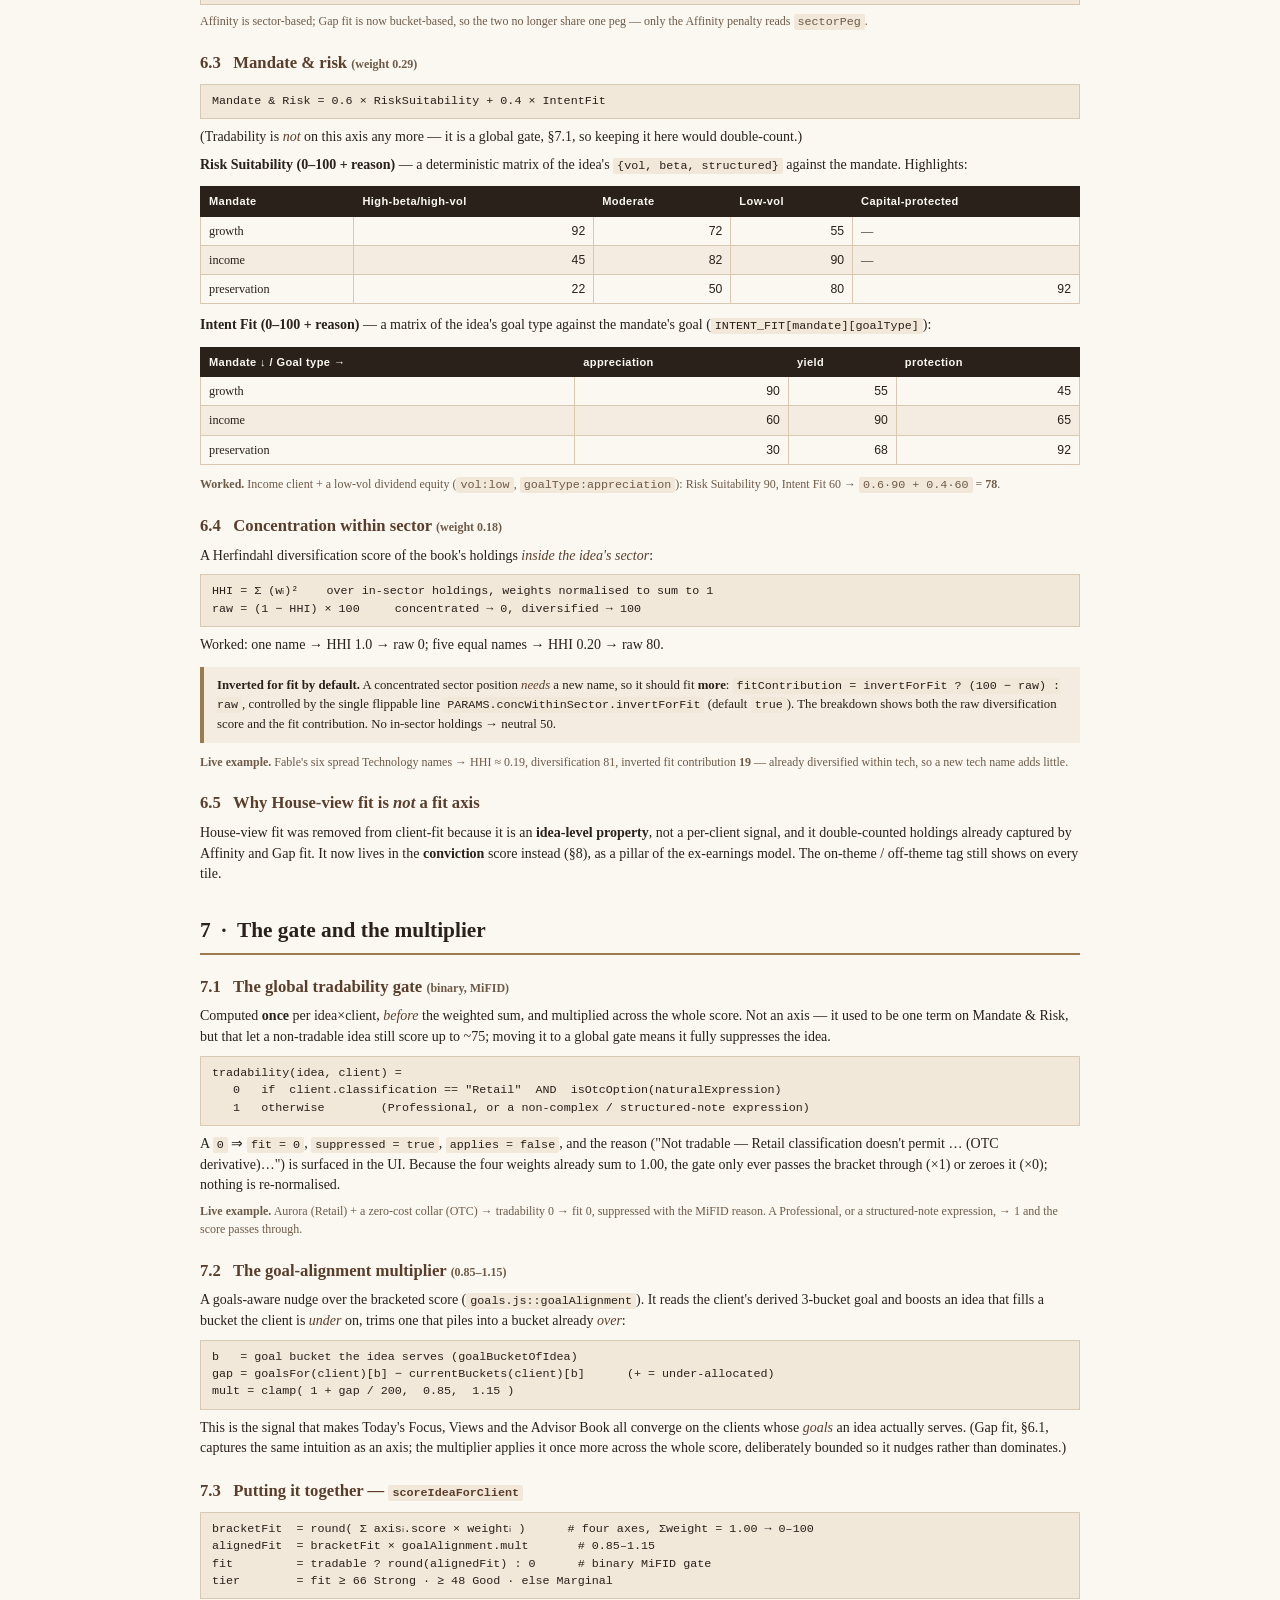
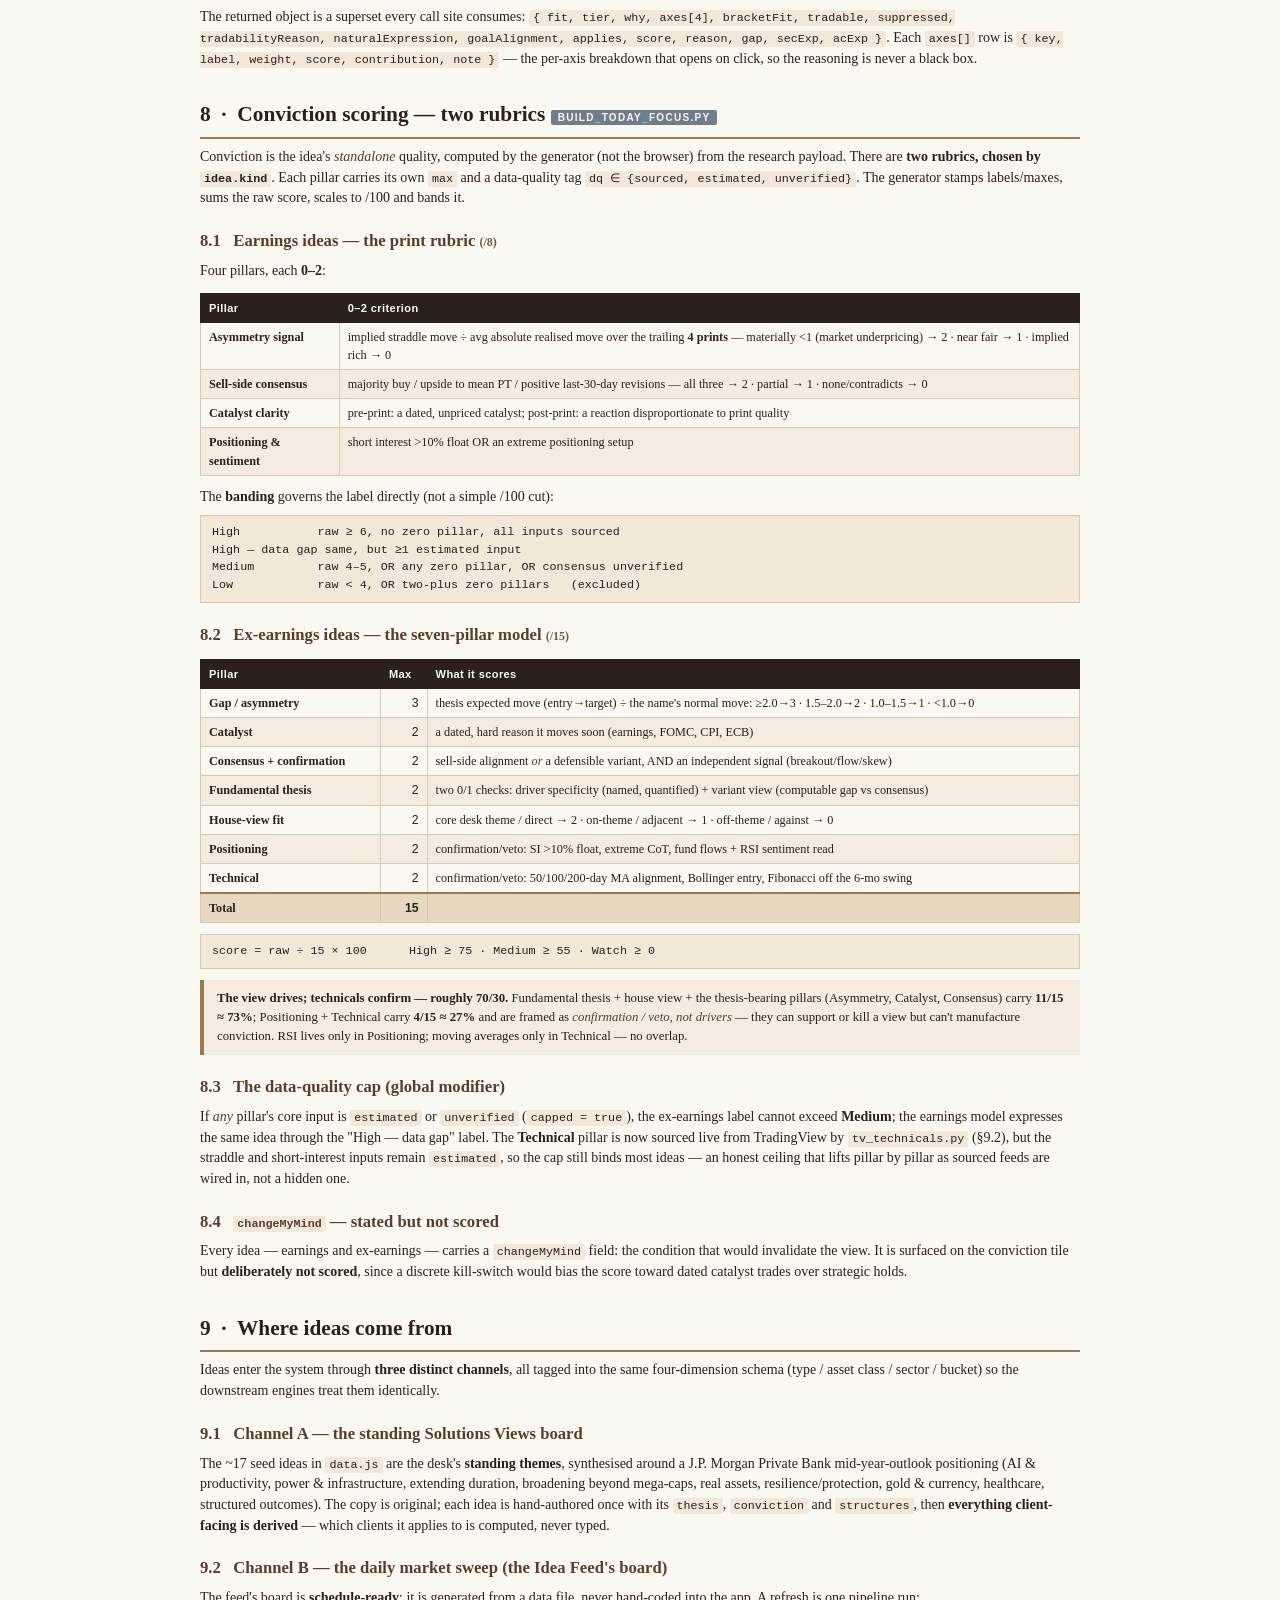
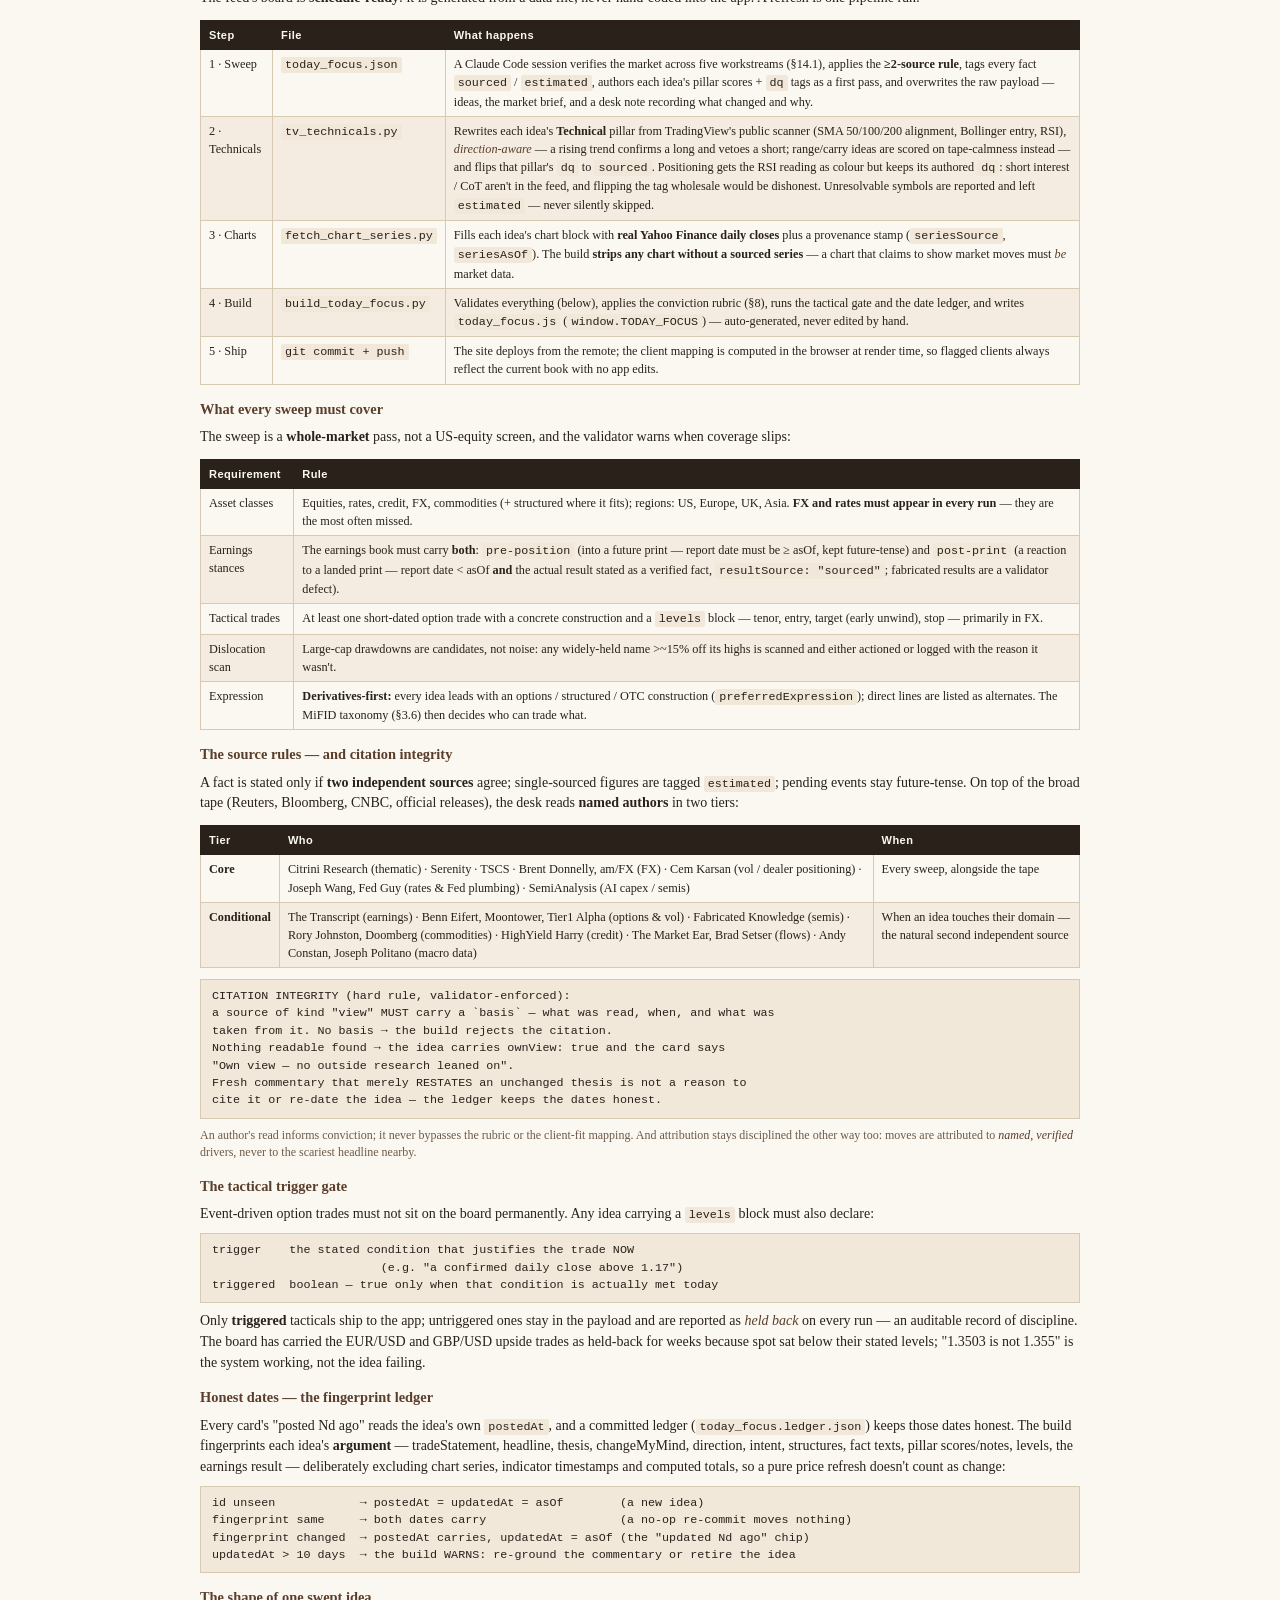
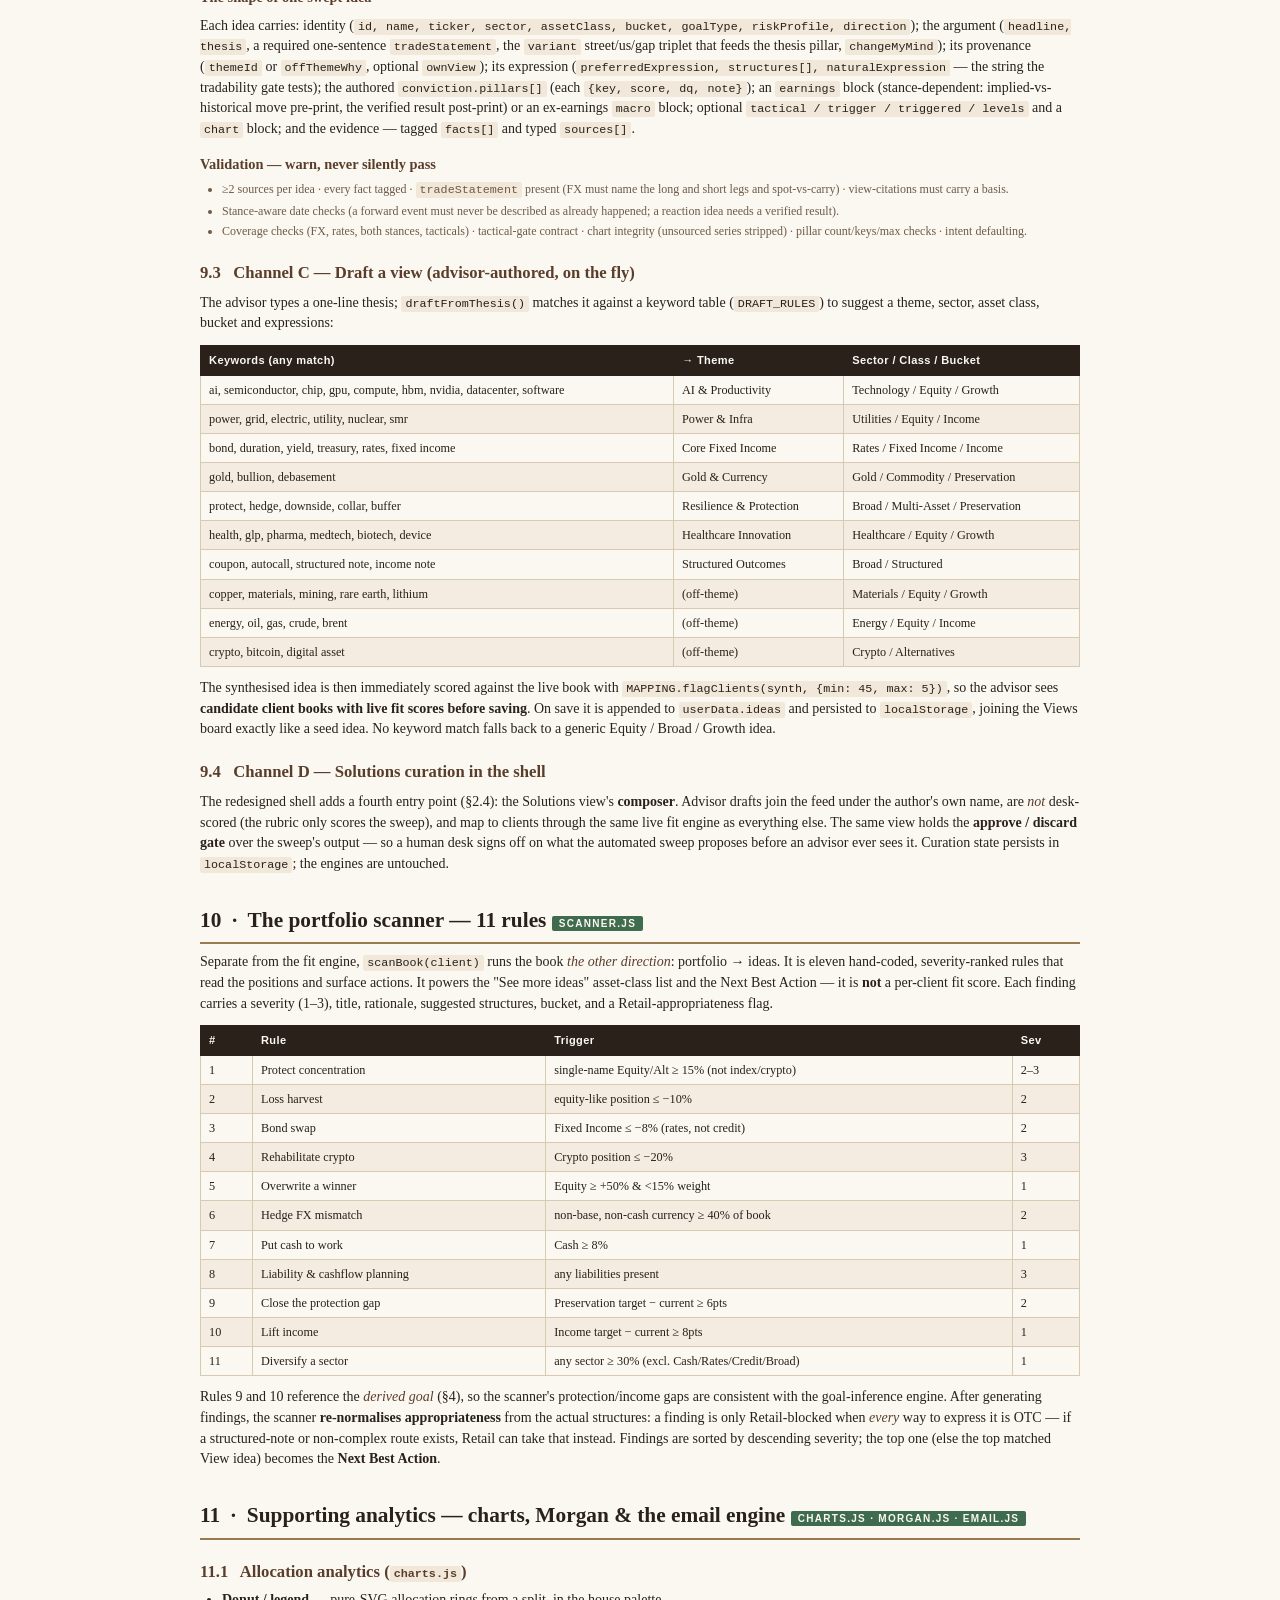
<file: REPLICATION_GUIDE.html>
<!DOCTYPE html>
<html lang="en">
<head>
<meta charset="utf-8"/>
<meta name="viewport" content="width=device-width, initial-scale=1"/>
<title>Open Book — The Complete Replication Guide</title>
<style>
  @page { size: A4; margin: 18mm 15mm 16mm 15mm; }
  html { -webkit-text-size-adjust: 100%; }
  body {
    font-family: "Georgia", "Times New Roman", serif;
    color: #29211A; background: #FBF8F2;
    line-height: 1.48; font-size: 10.5pt; margin: 0; padding: 0;
  }
  .page { max-width: 880px; margin: 0 auto; padding: 24px 32px 50px 32px; }

  /* headings */
  h1, h2, h3, h4 { font-family: "Georgia", "Times New Roman", serif; color: #29211A; font-weight: 700; }
  h1 { font-size: 27pt; line-height: 1.12; margin: 0 0 4px 0; letter-spacing: -0.3px; }
  h2 { font-size: 16pt; margin: 30px 0 8px 0; padding-bottom: 6px; border-bottom: 2px solid #9A7B4F; }
  h3 { font-size: 12.5pt; margin: 20px 0 6px 0; color: #5A3E2B; }
  h4 { font-size: 10.8pt; margin: 14px 0 4px 0; color: #5A3E2B; }
  p { margin: 7px 0; }
  a { color: #9A7B4F; text-decoration: none; }
  strong { color: #29211A; }
  em { color: #5A3E2B; }

  .kicker { font-family: "Helvetica","Arial",sans-serif; font-size: 8.5pt; letter-spacing: 2px;
            text-transform: uppercase; color: #9A7B4F; font-weight: 700; margin: 0 0 10px 0; }
  .subtitle { font-size: 12.5pt; color: #5A3E2B; font-style: italic; margin: 6px 0 0 0; }

  .cover { border-bottom: 3px double #9A7B4F; padding-bottom: 18px; margin-bottom: 8px; }
  .meta { font-family: "Helvetica","Arial",sans-serif; font-size: 8.5pt; color: #6E5A47; margin-top: 14px; border-collapse: collapse; }
  .meta td { padding: 2px 20px 2px 0; vertical-align: top; }
  .meta b { color: #29211A; }

  /* callouts */
  .note, .key, .proposed, .warn {
    border-left: 4px solid #9A7B4F; background: #F4ECE0; padding: 9px 13px; margin: 11px 0; font-size: 9.6pt;
  }
  .key  { border-left-color: #3F6B4E; background: #EDF2ED; }
  .proposed { border-left-color: #6E7E8C; background: #ECEFF2; }
  .warn { border-left-color: #8C3F3F; background: #F4EAEA; }

  .tag { font-family: "Helvetica","Arial",sans-serif; font-size: 7.5pt; letter-spacing: 1.3px;
         text-transform: uppercase; font-weight: 700; padding: 2px 7px; color: #FBF8F2; border-radius: 2px; }
  .tag-live { background: #3F6B4E; }
  .tag-data { background: #6E7E8C; }
  .tag-key  { background: #9A7B4F; }

  /* tables */
  table.data { border-collapse: collapse; width: 100%; margin: 11px 0; font-size: 9.2pt; }
  table.data th { background: #29211A; color: #FBF8F2; text-align: left; padding: 6px 8px;
    font-family: "Helvetica","Arial",sans-serif; font-size: 8.3pt; letter-spacing: 0.4px; font-weight: 700; border: 1px solid #29211A; }
  table.data td { padding: 5px 8px; border: 1px solid #D8C9B2; vertical-align: top; }
  table.data tr.alt td { background: #F4ECE0; }
  table.data td.num { text-align: right; font-family: "Helvetica","Arial",sans-serif; }
  table.data tr.total td { background: #E7D9C0; font-weight: 700; border-top: 2px solid #9A7B4F; }

  .mono { font-family: "Consolas","Courier New",monospace; font-size: 8.8pt; }
  .formula { font-family: "Consolas","Courier New",monospace; font-size: 8.8pt; background: #F1E8DA;
             padding: 8px 11px; border: 1px solid #D8C9B2; margin: 8px 0; display: block; white-space: pre-wrap; }
  code { font-family: "Consolas","Courier New",monospace; font-size: 8.8pt; background: #F1E8DA; padding: 1px 4px; border-radius: 2px; }

  ul, ol { margin: 6px 0; padding-left: 22px; }
  li { margin: 3px 0; }
  .small { font-size: 9pt; color: #6E5A47; }
  .pagebreak { page-break-before: always; }
  .avoidbreak { page-break-inside: avoid; }
  hr { border: none; border-top: 1px solid #D8C9B2; margin: 20px 0; }
  .footer { margin-top: 28px; padding-top: 12px; border-top: 2px solid #9A7B4F;
            font-family: "Helvetica","Arial",sans-serif; font-size: 8pt; color: #6E5A47; }

  /* table of contents */
  .toc { font-size: 10pt; columns: 2; column-gap: 36px; }
  .toc ol { padding-left: 20px; margin: 4px 0; }
  .toc a { color: #5A3E2B; }
  .toc .l1 { font-weight: 700; }

  .twocol { column-count: 2; column-gap: 28px; }
  .pill { display:inline-block; font-family:"Helvetica","Arial",sans-serif; font-size:7.6pt; font-weight:700;
          letter-spacing:.5px; padding:1px 6px; border-radius:9px; color:#FBF8F2; }
  .b-growth { background:#29211A; } .b-income { background:#9A7B4F; } .b-pres { background:#3F6B4E; }
</style>
</head>
<body>
<div class="page">

<!-- ============================ COVER ============================ -->
<div class="cover">
  <p class="kicker">Open Book &middot; Complete Replication &amp; Methodology Reference</p>
  <h1>Open Book</h1>
  <p class="subtitle">How the desk tool turns a balance sheet into goals, ideas into client-specific recommendations, and research into a scored daily feed &mdash; every formula, every screen, and the whole daily process, end to end. Enough to replicate the project from scratch.</p>
  <table class="meta">
    <tr>
      <td><b>Prepared</b><br/>12 August 2026</td>
      <td><b>Audience</b><br/>The detail-oriented reader &mdash; and anyone replicating the project from scratch</td>
      <td><b>Source of truth</b><br/>data.js · goals.js · mapping.js · scanner.js · expressions.js · email.js · morgan.js · charts.js · build_today_focus.py · tv_technicals.py · fetch_chart_series.py · openbook.js · app.js</td>
      <td><b>Nature</b><br/>Static client-side app · no build step · all logic is pure functions · live at open-book-eta.vercel.app</td>
    </tr>
  </table>
</div>

<div class="key">
  <b>The one-sentence version.</b> Open Book is a private-bank desk tool that
  <b>infers</b> each client's goals from their balance sheet, <b>derives</b> (never hand-picks) which
  investment ideas fit which clients through a single transparent scoring engine, and <b>scores</b> each
  idea's standalone conviction from a research feed &mdash; so every recommendation on screen can be
  opened up and traced back to a number and a reason.
</div>

<p class="small">This document is exhaustive by design. Section 1 sets out the goal of the project and
its mental model; section 2 walks the live app screen by screen. Section 3 covers the data the whole
thing runs on. Sections 4&ndash;8 are the engines, with every calculation written out. Sections
9&ndash;11 cover where ideas come from &mdash; including the full daily-sweep discipline &mdash; and the
supporting analytics. Section 12 runs one idea through the whole machine. Sections 13&ndash;16 cover
calibration, the daily operating loop, design &amp; deployment, and the replication checklist. Every
formula here is copied from the live code, not paraphrased.</p>


<h2 id="s0">The whole machine on one page</h2>
<p>Before the detail, here is the entire system in plain English — every section later in this document
expands one of these rows.</p>
<table class="data">
  <tr><th>Step</th><th>What happens</th><th>In plain terms</th></tr>
  <tr><td><b>1 · Research</b></td><td>A daily market sweep writes a data file of trade ideas, each with sourced facts, a one-sentence recommendation, and honest tags on anything estimated (§9.2, §14)</td><td>"Here is what the desk thinks today, and here is the evidence."</td></tr>
  <tr class="alt"><td><b>2 · Score the idea</b></td><td>A generator grades every idea against a published rubric and computes a conviction score out of 100 (§8)</td><td>"How good is this idea, on its own merits?"</td></tr>
  <tr><td><b>3 · Know the client</b></td><td>An inference engine reads each client's balance sheet — goals, liabilities, behaviour — and derives what they actually need: Growth / Income / Preservation percentages (§4)</td><td>"What does this client really want, whatever the form says?"</td></tr>
  <tr class="alt"><td><b>4 · Match them</b></td><td>A single fit engine scores every idea against every client on four transparent axes, gated by what the client is legally allowed to trade (§5–7)</td><td>"Is this idea right for <em>this</em> person — and can they even trade it?"</td></tr>
  <tr><td><b>5 · Curate</b></td><td>The Solutions desk approves, discards or rewrites what the sweep produced; only approved ideas reach advisors (§2.4)</td><td>"A human signs off before anyone sees it."</td></tr>
  <tr class="alt"><td><b>6 · Act</b></td><td>The advisor sees a ranked feed, opens the per-client suitability read, and drafts a personalised email — all from the same live numbers (§2.2–2.3, §11)</td><td>"From idea to client conversation, with the reasoning attached."</td></tr>
</table>
<div class="key"><b>The two numbers to keep apart.</b> Every idea carries a <b>conviction</b> score
("how good is the idea?") and, per client, a <b>fit</b> score ("how right is it for them?"). They are
computed by different engines, shown side by side, and never blended — a brilliant idea can be wrong
for a cautious book, and a modest idea can be exactly what an under-allocated client needs.</div>

<h3>Speaking the desk's language — a short glossary</h3>
<table class="data">
  <tr><th>Term</th><th>Meaning here</th></tr>
  <tr><td><b>Bucket</b></td><td>One of three goal roles money can play: <span class="pill b-growth">Growth</span> (make it), <span class="pill b-income">Income</span> (pay me), <span class="pill b-pres">Preservation</span> (don't lose it). Both clients' goals and ideas are expressed in these.</td></tr>
  <tr class="alt"><td><b>Mandate</b></td><td>The client's overall stance — growth / income / preservation — parsed from their stated risk profile.</td></tr>
  <tr><td><b>Expression / structure</b></td><td><em>How</em> a view is implemented: directly (buy the stock), as a packaged note (autocall, buffered note), or as an OTC derivative (collar, call spread, FX forward).</td></tr>
  <tr class="alt"><td><b>Structured note vs OTC</b></td><td>The key legal split: packaged <em>notes</em> are securities a Retail client can buy; bilateral <em>OTC derivatives</em> require Professional classification. One keyword classifier encodes this (§3.6).</td></tr>
  <tr><td><b>Pre-position / post-print</b></td><td>An earnings idea's stance: entering <em>before</em> a company reports vs trading the <em>reaction</em> after a verified result.</td></tr>
  <tr class="alt"><td><b>Tactical</b></td><td>A short-dated option trade with explicit entry / target / stop levels and a stated trigger — it only appears on the board while its trigger is actually met (§9.2).</td></tr>
  <tr><td><b>Sourced / estimated</b></td><td>Every datapoint's honesty tag: confirmed by two independent sources, or not. Estimated inputs cap how high an idea's conviction label can go (§8.3).</td></tr>
  <tr class="alt"><td><b>Own view</b></td><td>An idea the desk built without any outside research to cite — labelled as such rather than dressed with borrowed authority.</td></tr>
  <tr><td><b>Posted / updated</b></td><td>Card dates driven by a fingerprint ledger: "posted" only moves when an idea's <em>argument</em> changes; "updated" marks a re-grounding (§9.2).</td></tr>
  <tr class="alt"><td><b>Flagged / suppressed</b></td><td>A client the fit engine recommends an idea to — versus one blocked by the MiFID gate, always shown <em>with the reason</em> rather than hidden.</td></tr>
</table>

<!-- ============================ TOC ============================ -->
<h2>Contents</h2>
<div class="toc">
<ol>
  <li class="l1"><a href="#s1">The goal of the project</a></li>
  <li class="l1"><a href="#s2">The app — what the user sees</a></li>
  <li class="l1"><a href="#s3">The data model</a></li>
  <li class="l1"><a href="#s4">Goal inference — deriveGoals()</a></li>
  <li class="l1"><a href="#s5">The unified idea→client fit engine</a></li>
  <li class="l1"><a href="#s6">The four fit axes, in full</a></li>
  <li class="l1"><a href="#s7">The tradability gate &amp; goal-alignment multiplier</a></li>
  <li class="l1"><a href="#s8">Conviction scoring — two rubrics</a></li>
  <li class="l1"><a href="#s9">Where ideas come from</a></li>
  <li class="l1"><a href="#s10">The portfolio scanner — 11 rules</a></li>
  <li class="l1"><a href="#s11">Supporting analytics — charts, Morgan &amp; email</a></li>
  <li class="l1"><a href="#s12">Worked end-to-end example</a></li>
  <li class="l1"><a href="#s13">Calibration, limitations &amp; honesty</a></li>
  <li class="l1"><a href="#s14">The daily operating loop</a></li>
  <li class="l1"><a href="#s15">Design system &amp; deployment</a></li>
  <li class="l1"><a href="#s16">Replication checklist &amp; acceptance tests</a></li>
</ol>
</div>

<!-- ============================ 1 ============================ -->
<h2 id="s1">1 &nbsp;·&nbsp; The goal of the project</h2>

<p>The Brokerage Playground is a <b>client-focused desk tool</b> for a private-bank investment advisor,
restyled in a <b>J.P. Morgan Private Bank</b> aesthetic (espresso and bronze, serif display type,
hairline rules). It is a static website &mdash; no server, no build step, no database. Everything is a
<b>pure function over seed data</b> held in the browser, which is the whole point: every recommendation is
<b>reproducible and inspectable</b>, never a black box and never hand-curated.</p>

<p>It exists to answer four questions an advisor faces every morning, and to answer them
<em>transparently</em>:</p>

<ol>
  <li><b>What does this client actually want?</b> &mdash; not what a form says, but what their balance
      sheet and behaviour imply. (Goal inference.)</li>
  <li><b>Of the desk's standing ideas, which fit <em>this</em> client, and how well?</b> &mdash; with a
      per-axis breakdown you can open up. (The fit engine.)</li>
  <li><b>Of today's market events, which are worth acting on, and for whom?</b> &mdash; a daily sweep
      scored for conviction and mapped to the live book. (Today's Focus.)</li>
  <li><b>If I put this idea in front of <em>this</em> client, is it appropriate — and how do I say it?</b>
      &mdash; the suitability read (MiFID gating with reasons shown) and the book-aware email. (Suitability &amp; email.)</li>
</ol>

<div class="key">
  <b>The governing principle:</b> <em>idea→client links are derived, never hand-picked, so the views
  can't drift.</em> If you change a client's book, the clients an idea is "flagged" to recompute
  automatically &mdash; there is no hand-maintained mapping table that can fall out of sync with reality.
</div>

<h3>Two distinct axes the tool keeps separate</h3>
<p>A recurring source of confusion in advice tools is conflating "is this a good idea?" with "is this
idea right for this client?" The Playground keeps them on <b>two orthogonal axes</b>:</p>
<table class="data">
  <tr><th>Axis</th><th>Question</th><th>Range</th><th>Computed by</th></tr>
  <tr><td><b>Conviction</b></td><td>How good is the idea, on its own merits?</td><td>0–100 + tier</td><td><code>build_today_focus.py</code> (rubric)</td></tr>
  <tr class="alt"><td><b>Client-fit</b></td><td>How right is this idea for <em>this</em> client's book and goals?</td><td>0–100 + tier</td><td><code>mapping.js</code> (4 axes × gate)</td></tr>
</table>
<p>A high-conviction idea can be a poor fit for a conservative book; a modest idea can be exactly what an
under-allocated client needs. The two scores are shown side by side and never blended into one
misleading number.</p>

<!-- ============================ 2 ============================ -->
<h2 id="s2">2 &nbsp;·&nbsp; The app — what the user sees <span class="tag tag-live">index.html · openbook.js</span></h2>

<p>The live app is a <b>redesigned shell</b> over the original engines: one page, two header
<b>views</b> (Advisor · Solutions) crossed with two <b>tabs</b> (Idea Feed · Advisor Book). The original
four-tab app survives intact as <code>classic.html</code> and is embedded for the deep client pages
(§2.5), so nothing was thrown away — the shell is a new front door onto the same machinery.</p>

<h3>2.1 &nbsp; The shell</h3>
<p>A sticky header carries the <b>"Open Book · PRIVATE BANK"</b> lockup and, on the right: the
<b>Advisor / Solutions view switch</b> (who you are — §2.4), a <b>light / dark theme toggle</b>
(persisted in <code>localStorage</code> under <code>ob-theme</code>, applied by an inline script
<em>before first paint</em> so there is no flash, and synced into the embedded iframe and across open
pages via storage events), a <b>"Search everything ⌘K"</b> command palette across ideas and clients, and
the <b>as-of stamp</b> read from the sweep file. Below it, the two tabs.</p>

<h3>2.2 &nbsp; The Idea Feed</h3>
<p>The daily sweep rendered as a <b>social-style origination feed</b>. At the top sits the
<b>Market Brief</b> card — the sweep's summary paragraph, expandable to its "to watch today" bullets and
full narrative. Below it, a three-column layout:</p>
<table class="data">
  <tr><th>Column</th><th>What lives there</th></tr>
  <tr><td><b>Left rail</b></td><td><b>TOP 3</b> — three tiles ranked for <em>your</em> book: by <b>breadth</b> first (how many of your clients the live fit engine flags the idea to), then desk conviction; shown in conviction order. A sweep idea flagged <code>pinned</code> leads the board as a <b>DESK PICK</b> — a label only; its scores are untouched. Tapping a tile focuses the feed on that idea; tapping again clears. Underneath, the <b>CLIENT TOOLKIT</b> — tap a client to open their action list and build their email.</td></tr>
  <tr class="alt"><td><b>Middle</b></td><td>The feed itself: a search box ("gold", "MU", "autocall" or a client name), asset-class filter chips, a client dropdown (filters to ideas suited to that client), a count line, and the idea cards (§2.3).</td></tr>
  <tr><td><b>Right rail</b></td><td><b>Ask your book</b> — the Morgan AI panel. It answers questions about clients, ideas and risk <em>from the live engines only</em> (per-client fit, conviction, comfort limits, goal derivation) — "it never invents a number" (§11.2 / <code>morgan.js</code> + <code>methodology.js</code>).</td></tr>
</table>

<h3>2.3 &nbsp; Anatomy of an idea card</h3>
<p>Every idea renders as a post, and every element on it is derived, not typed:</p>
<ul>
  <li><b>Author identity</b> — from provenance: an on-theme sweep idea (<code>themeId</code> set) posts as
      <em>Solutions Desk</em>; an off-theme one as <em>Claude's Views</em>; an advisor draft as
      <em>You — Solutions view</em>.</li>
  <li><b>"Posted Nd ago"</b> — reads the idea's <em>own</em> <code>postedAt</code>, stamped by the
      honest-date ledger (§9.2), never the global sweep date. A separate <b>"updated Nd ago"</b> chip
      appears only when the idea's argument was re-grounded after first posting.</li>
  <li><b>The CONV ring</b> — the idea's conviction score /100 from the rubric of §8, drawn as an SVG arc.
      Clicking it opens the full scoring breakdown (pillars, data-quality tags, the banding). This is the
      <em>idea</em> axis; per-client fit deliberately lives elsewhere (§1).</li>
  <li><b>Ticker + asset tags, name, thesis</b> — the argument itself.</li>
  <li><b>The RECOMMENDATION block</b> — the idea's one-sentence <code>tradeStatement</code> (instrument +
      direction + the view). If the Solutions view has tweaked the implementation (§2.4), the tweaked text
      shows here — and feeds the email engine — with a "tweaked by Solutions" marker.</li>
  <li><b>An inline chart</b> — only when the sweep shipped a <em>sourced</em> series (§9.2); no data, no
      graph.</li>
  <li><b>The "Via …" line</b> — lists only the named authors whose work was <em>actually read</em>
      (sources of kind <code>view</code>). An idea that is entirely the desk's own call shows
      <em>"Own view — no outside research leaned on"</em> instead. Borrowed authority is structurally
      impossible: the generator rejects a view-citation without a reading basis (§9.2).</li>
  <li><b>♥ Save</b> + engagement counters (liked / drafted / checked by N advisors — presentation-layer
      counters persisted in <code>localStorage</code>).</li>
  <li><b>Two actions:</b> <b>Idea Suitability</b> — the per-client flowchart: every flagged client with
      their fit score, tier and a plain-English "why this was flagged for X" (holdings hook, mandate fit,
      goal-gap line), plus the suppressed clients <em>with their MiFID reason</em>; and <b>Email</b> — the
      book-aware letter composer (§11.3).</li>
</ul>

<h3>2.4 &nbsp; The Solutions view — curating the feed</h3>
<p>The view switch is a <b>role switch</b>. The Advisor view sees only <b>approved</b> ideas and zero
curation UI. The Solutions view sees the whole board and manufactures it:</p>
<table class="data">
  <tr><th>Control</th><th>What it does</th></tr>
  <tr><td><b>✓ Approve / ✕ Discard</b></td><td>The gate on every sweep card. Only approved ideas reach the Advisor view (approved is the default; a discard keeps the idea visible in Solutions, greyed, with "Hidden from the Advisor view"). Custom drafts are locked approved.</td></tr>
  <tr class="alt"><td><b>✎ Edit implementation</b></td><td>Rewrites the recommendation text the advisor cards and emails use, per idea — the desk's sign-off layer over the sweep's default wording.</td></tr>
  <tr><td><b>＋ Add idea</b></td><td>The composer: name, ticker, asset class, goal bucket, direction, thesis, a one-sentence recommendation, comma-separated expressions. The draft joins the feed under the advisor's own name, is <b>not desk-scored</b> (a DRAFT pill instead of a conviction ring — the rubric only scores the sweep), but maps to clients through <em>exactly the same live fit engine</em> as every other idea.</td></tr>
  <tr class="alt"><td><b>✕ Remove / ↺ Restore</b></td><td>Takes a desk idea off the feed (or deletes a draft); removed ideas are restorable in one click.</td></tr>
</table>
<p class="small">All curation state persists in <code>localStorage</code> (<code>ob_ui_v1</code>:
approvals, implementation edits, engagement counters, the chosen view; a user store holds custom drafts
and removals) — so the demo behaves like a stateful product with no server.</p>

<h3>2.5 &nbsp; The Advisor Book — and the embedded legacy pages</h3>
<p>The second tab is <b>coverage at a glance</b>: a grid of client tiles. Tapping a client hides the grid
and embeds that client's <b>current-portfolio report</b> — <code>portfolio.html?embed=1&amp;client=…</code> —
inside the shell with an "← All clients" bar: the allocation-vs-goal bar, the desk agenda, the ideas
mapped to them with reasoning, holdings, and the "how were these goals derived" panel that exposes the
full §4 arithmetic. The legacy pages detect <code>embed=1</code>, hide their own masthead and tab bar,
add a back pill, and inherit the shell's theme.</p>
<p>The <b>original app</b> lives on as <code>classic.html</code> (+ <code>app.js</code>) — kept so the
embedded client pages and the draft-a-view flow keep working; it is not part of the live navigation.
<code>onepager.html</code> renders a printable client one-pager. Everything in §§3–11 powers both front
ends identically, which is the point: the engines don't know or care which UI is asking.</p>

<!-- ============================ 3 ============================ -->
<h2 id="s3">3 &nbsp;·&nbsp; The data model <span class="tag tag-data">data.js</span></h2>

<p>Three collections seed everything: <b>themes</b>, <b>ideas</b>, and <b>clients</b>. They are exposed
on <code>window.SEED</code>. Understanding their fields is a prerequisite for every formula that follows.</p>

<h3>3.1 &nbsp; Themes</h3>
<p>Nine standing themes (<code>SEED_THEMES</code>), each <code>{ id, name, blurb }</code>: AI &amp;
Productivity, Power &amp; Infrastructure, Core Fixed Income, Broadening Equity, Real Assets, Resilience
&amp; Protection, Gold &amp; Currency, Healthcare Innovation, Structured Outcomes. Themes are the
"house view" buckets; an idea's theme membership later feeds the conviction house-view pillar.</p>

<h3>3.2 &nbsp; Ideas</h3>
<p>Each idea (<code>SEED_IDEAS</code>) is tagged on four independent dimensions plus copy:</p>
<table class="data">
  <tr><th>Field</th><th>Values</th><th>Role</th></tr>
  <tr><td><code>type</code></td><td>Thematic · Opportunistic · Strategic</td><td>The idea's character / horizon style</td></tr>
  <tr class="alt"><td><code>assetClass</code></td><td>Equity, Fixed Income, Real Assets, Commodity, Alternatives, Structured, Multi-Asset</td><td>What instrument class it lives in</td></tr>
  <tr><td><code>sector</code></td><td>Technology, Utilities, Energy, Gold, Rates, Credit, Broad, …</td><td>Sector signal for the fit axes</td></tr>
  <tr class="alt"><td><code>bucket</code></td><td><span class="pill b-growth">Growth</span> <span class="pill b-income">Income</span> <span class="pill b-pres">Preservation</span></td><td>Which of the three goal buckets the idea <em>serves</em></td></tr>
  <tr><td><code>conviction</code></td><td>High · Medium-High · Medium</td><td>The desk's standing conviction (Views ideas)</td></tr>
  <tr class="alt"><td><code>structures</code></td><td>e.g. ["Direct equity", "Zero-cost collar", "Buffered note"]</td><td>How to express it; <code>structures[0]</code> is the <em>natural expression</em></td></tr>
  <tr><td><code>intent</code></td><td>add · protect · trim · income</td><td>Legacy/display field; no longer drives the engine</td></tr>
  <tr class="alt"><td><code>tickers</code></td><td>optional alias list, e.g. gold = [XAU, GLD, 4GLD, …]</td><td>Lets the engine recognise the idea in a book by name</td></tr>
</table>
<p>The seed carries roughly 16 ideas across the nine themes &mdash; from "AI infrastructure &amp; compute
leaders" (Equity / Technology / Growth) to "Gold as a debasement hedge" (Commodity / Gold / Preservation)
to the desk's flagship structured note, a HALO equal-weight basket autocall paying a fixed 24% p.a.
coupon with a 20% cushion.</p>

<h3>3.3 &nbsp; Clients — the nine books</h3>
<p>Nine deliberately different books (<code>SEED_CLIENTS</code>), each engineered so the scanner and the
fit engine surface a <em>different</em> set of actions. Each carries: <code>aum</code>,
<code>ccy</code> (base currency), <code>classification</code> (Retail / Professional) and
<code>mifid</code>, a free-text <code>risk</code> string, a <code>split</code> (asset-class weights), an
array of <code>positions</code>, optional <code>liabilities</code>, and a <code>goals</code> object
holding a free-text objective, horizon, and (sometimes) a <code>funding</code> headline.</p>

<table class="data">
  <tr><th>Client</th><th>AUM</th><th>Class</th><th>Stated risk</th><th>The teaching point</th></tr>
  <tr><td><b>Fable</b></td><td>$38m</td><td>Professional</td><td>Aggressive</td><td>Concentrated AI book, options-fluent</td></tr>
  <tr class="alt"><td><b>Aurora</b> <span class="small">(real anchor)</span></td><td>€50.2m</td><td>Retail</td><td>Growth + income</td><td>25.8% Micron on a ~4× gain; 72% USD vs EUR base</td></tr>
  <tr><td><b>Scott</b></td><td>$124m</td><td>Retail</td><td>Conservative income</td><td>Large diversified retirement/preservation estate</td></tr>
  <tr class="alt"><td><b>Amar</b></td><td>$71m</td><td>Professional</td><td>Growth, real-asset tilt</td><td>Real assets + a 16% Bitcoin position down ~35%</td></tr>
  <tr><td><b>Jacob</b></td><td>$96m</td><td>Professional</td><td>Moderate</td><td>Balanced book + a $19m mortgage &amp; tax bill (liabilities)</td></tr>
  <tr class="alt"><td><b>Prahnav</b></td><td>$44m</td><td>Retail</td><td>Growth</td><td>Buckets on-target, but two concentrated winners; Retail collar problem</td></tr>
  <tr><td><b>Ben</b></td><td>$29m</td><td>Retail</td><td>Moderate, value tilt</td><td>82% equity, thin income/protection</td></tr>
  <tr class="alt"><td><b>Mitch</b> <span class="small">(was Morgan)</span></td><td>$38m</td><td>Professional</td><td>Aggressive — max growth</td><td><b>No funding goal &amp; no targets</b> — goal must be inferred from the book</td></tr>
  <tr><td><b>Fotis</b> <span class="small">(was Tejpaul)</span></td><td>$60m</td><td>Retail</td><td>Not profiled</td><td><b>No mandate, no goal, never risk-profiled</b> — read purely off the book</td></tr>
</table>
<p class="small">Mitch and Fotis are the deliberate "nothing on file" cases that prove the goal-inference
engine earns its keep. Aurora is the real anchor book; the others are consistent, distinct private-bank
books.</p>

<h3>3.4 &nbsp; The reconciliation invariant</h3>
<div class="key">
  <code>positions</code> is the single source of truth. Each book's <code>weightPct</code> values
  <b>sum to 100</b>, and each client's <code>split</code> literal <b>equals the per-asset-class sum of its
  positions</b> (<code>split ≡ Σ positions</code>). So whether a calculation reads the split or folds the
  positions, it sees the same book.
</div>

<h3>3.5 &nbsp; Synthetic 24-month sector history</h3>
<p>The books only carry <em>current</em> holdings, but the Affinity axis (§6.2) needs history. So
<code>data.js</code> synthesises, per client, a <b>24-month monthly sector-allocation series</b>
(<code>client.sectorHistory[sector]</code>, index 0 = most recent = current). It is <b>deterministic</b>
(no RNG) and <b>clearly labelled synthetic seed data</b>. The trajectory is shaped from each sector's
dominant-position P&amp;L as a proxy for how the weight got there:</p>
<table class="data">
  <tr><th>Shape</th><th>Trigger (top position P&amp;L)</th><th>Trajectory toward "now"</th><th>Example</th></tr>
  <tr><td><b>ramp</b></td><td>winner, pnl ≥ +50%</td><td>starts low (~12% of current), rises into the book</td><td>Micron in Aurora</td></tr>
  <tr class="alt"><td><b>fade</b></td><td>loser, pnl ≤ −10%</td><td>starts high (~130% of current), drifts down</td><td>an underwater bond</td></tr>
  <tr><td><b>core</b></td><td>else</td><td>roughly steady around current (~92% start)</td><td>an index core</td></tr>
</table>
<p class="small">Invariant: <code>history[0]</code> exactly equals the live current allocation, so the
synthetic past is always consistent with the real present. To go live, replace the array with a true
monthly series — nothing else changes.</p>

<h3>3.6 &nbsp; MiFID complexity classification</h3>
<p>The single most consequential domain rule. Every structure string is classified by
<code>complexityOf()</code> into one of three buckets via keyword match — <b>order matters</b>
(structured is checked before OTC, so "HALO basket (ACM+)" reads as a note, not a plain basket):</p>
<table class="data">
  <tr><th>Class</th><th>Examples</th><th>Retail can trade?</th></tr>
  <tr><td><b>structured</b></td><td>autocall, Phoenix, reverse convertible, buffered note, capital-protected note, certificate, HALO</td><td><b>Yes</b> — a packaged <em>security</em> (still complex → appropriateness applies)</td></tr>
  <tr class="alt"><td><b>otc</b></td><td>collar, risk reversal, accumulator, prepaid variable forward, FX forward, covered call, protective put</td><td><b>No</b> — a bilateral OTC <em>derivative</em>; needs Professional re-classification</td></tr>
  <tr><td><b>non-complex</b></td><td>direct equity, ETF, index core, bond ladder, fund</td><td><b>Yes</b></td></tr>
</table>
<p>This single classifier drives the global <b>tradability gate</b> (§7.1) and every appropriateness
read in the app. The distinction it encodes — packaged structured <em>notes</em> are
Retail-eligible, OTC <em>derivatives</em> are not — is the heart of the app's suitability logic.</p>

<!-- ============================ 4 ============================ -->
<h2 id="s4" class="pagebreak">4 &nbsp;·&nbsp; Goal inference — <code>deriveGoals()</code> <span class="tag tag-live">goals.js</span></h2>

<p>Real private-bank clients never hand you a clean target allocation. They say "I want to grow capital,"
"I have a $19m mortgage," "I need $0.8m/yr." The Playground therefore <b>infers</b> a goal from
<em>both sides of the balance sheet</em> plus revealed risk appetite, into three buckets:</p>
<p style="text-align:center"><span class="pill b-pres">PRESERVATION</span> &nbsp; <span class="pill b-income">INCOME</span> &nbsp; <span class="pill b-growth">GROWTH</span></p>

<p>The methodology is liability-driven / goals-based (in the spirit of Chhabra's risk-allocation
framework): <b>fund the floor first</b> (obligations are not preferences), then <b>deploy the surplus</b>
by how hard the money must work. Every coefficient is a calibration choice and lives in
<code>PARAMS</code>; every <em>input</em> is a real measured quantity off the balance sheet.</p>

<div class="note"><b>Anti-circularity (the crucial design choice).</b> The current book sets only a
<em>willingness knob</em> (a single scalar), <b>not</b> the target vector. The target is still built
bottom-up by the bucket logic, so the gap between what the client <em>has</em> and what they
<em>need</em> stays meaningful. Without this, the model would always report "you're on target."</div>

<h3>4.1 &nbsp; Step 1 — measure the inputs off the balance sheet</h3>

<h4>Horizon (<code>parseHorizon</code>)</h4>
<p>Parses <code>goals.horizon</code> for a phase and a midpoint. <code>/drawdown|decumulat|retire/</code>
→ <code>drawdown</code> phase, else <code>accumulation</code>. Two numbers → their average as years; one →
that number; none → default <b>7</b> years.</p>

<h4>Funding goal → required return and/or income need (<code>parseFunding</code>)</h4>
<p>Handles three headline shapes. An income unit (<code>"…/yr"</code>) or a <code>"$X m/yr"</code> match
yields an <b>annual income draw</b>. A <code>"to $X m"</code> match yields a <b>terminal value target</b>.
The required return is then a compound-growth solve:</p>
<span class="formula">requiredReturn % = ( (terminalTarget / baseValue) ^ (1 / years) − 1 ) × 100</span>
<ul>
  <li><code>baseValue</code> = explicit <code>funding.current</code> for value goals, else AUM.</li>
  <li><code>years</code> = an explicit "by 20XX" minus 2026 (the env year), else the horizon midpoint.</li>
  <li>Only computed when <code>terminalTarget &gt; baseValue</code> (no negative required returns).</li>
</ul>

<h4>Liabilities → near-term bullets vs serviceable debt (<code>parseLiabilities</code>)</h4>
<p>Each liability is classified by name/note keywords and summed, all as a <b>% of AUM</b>:</p>
<table class="data">
  <tr><th>Quantity</th><th>Trigger</th><th>Feeds</th></tr>
  <tr><td><code>nearBillPct</code></td><td><code>near:true</code> or tax / due / bridge / bill / payable / Q1–4 / settlement</td><td>Preservation reserve</td></tr>
  <tr class="alt"><td><code>servicePct</code></td><td>mortgage / loan / line / credit / leverage / margin / borrow → <code>amount × rate</code> (rate default 6%)</td><td>Income (debt servicing)</td></tr>
  <tr><td><code>debtLoadPct</code></td><td>every liability's amount (total leverage)</td><td>Income &amp; Preservation matching/ballast</td></tr>
</table>

<h4>Willingness — stated and revealed (the two-way read)</h4>
<p><b>Stated</b> (<code>statedWillingness</code>) parses the free-text risk string to a 0–1 scalar:
aggressive/max → 0.95, growth → 0.80, moderate/balanced → 0.50, conservative/income/preservation → 0.30,
unparseable → <code>null</code>.</p>
<p><b>Revealed</b> (<code>revealedWillingness</code>) reads it off the <em>current book</em>, three signals
blended:</p>
<span class="formula">R = share of book in risk-on assets (Equity + Alternatives)         clamp 0–1
D = 1 − min(1, defensiveShare / 0.55)   defensiveShare = Cash+FixedIncome+Commodity
C = min(1, (largestGenuineSingleName% / 100) / 0.25)   concentration appetite

revealed willingness = 0.5·R + 0.3·D + 0.2·C            (clamped 0–1)</span>
<p>The blended willingness is <code>0.5·stated + 0.5·revealed</code> when a risk profile is stated, and
purely <code>revealed</code> when it isn't (Mitch, Fotis). The "largest genuine single name" excludes
index cores and fundless sleeves (no ticker / sector "Broad").</p>

<h3>4.2 &nbsp; Step 2 — build the three raw bucket scores</h3>
<p>Every bucket starts at a small <code>base = 8</code> and accumulates named, inspectable terms. Let
<code>caution = 1 − willingness</code>, <code>willingCoef</code> = 30 when a required-return signal exists,
else 45 (lean harder on willingness when there is no written goal), and <code>concExcess =
max(0, topName% − 15)</code>.</p>

<table class="data">
  <tr><th>Bucket</th><th>Raw score = sum of these terms</th></tr>
  <tr><td><span class="pill b-pres">Preservation</span></td>
    <td class="mono">8
+ 1.0 × nearBillPct
+ 0.3 × debtLoadPct        (ballast vs leverage)
+ 1.0 × concExcess          (single-name &gt; 15%)
+ 15 if drawdown phase
+ 3 × max(0, 5 − horizonYears)
+ 28 × caution              (temperament ballast)</td></tr>
  <tr class="alt"><td><span class="pill b-income">Income</span></td>
    <td class="mono">8
+ 8 × incomeNeedPct         (capitalises the draw)
+ 8 × servicePct            (debt service)
+ 0.6 × debtLoadPct         (income-match the debt)
+ 15 if drawdown phase
+ 18 × caution              (stable-cash preference)</td></tr>
  <tr><td><span class="pill b-growth">Growth</span></td>
    <td class="mono">8
+ 5 × requiredReturn%
+ 3 × max(0, horizonYears − 6)
+ willingCoef × willingness</td></tr>
</table>

<div class="note"><b>Willingness is bidirectional.</b> A low appetite must <em>add ballast</em>, not merely
shrink Growth — otherwise a client with no liabilities and no income need comes out growth-heavy no matter
how cautious they are (Income/Preservation would only ever get weight from needs). The
<code>caution = 1 − willingness</code> terms on Preservation (×28) and Income (×18) fix this.</div>

<h3>4.3 &nbsp; Step 3 — normalise to exactly 100</h3>
<p>The three raw scores are normalised with <b>largest-remainder rounding</b> (<code>normalizeTo100</code>)
so the vector always sums to <em>exactly</em> 100 with integer parts — floor each scaled value, then hand
the leftover points to the largest fractional remainders. This avoids the "99% / 101%" artefacts of naive
rounding.</p>

<h3>4.4 &nbsp; Provenance — source &amp; confidence</h3>
<table class="data">
  <tr><th>Condition</th><th><code>source</code></th><th><code>confidence</code></th></tr>
  <tr><td>A funding goal yields a required return</td><td>stated-goal</td><td>0.90</td></tr>
  <tr class="alt"><td>No goal, but a risk profile is stated</td><td>stated-risk</td><td>0.70</td></tr>
  <tr><td>Nothing on file — read purely off the book</td><td>revealed</td><td>0.55</td></tr>
</table>
<p>A human-readable <code>drivers[]</code> list is assembled (e.g. "Needs ~6.3%/yr over 9y to hit the
funding goal → Growth"; "25.8% single-name concentration → Preservation") and surfaced verbatim in the
Advisor Book's "How were these goals derived" panel. A <code>client.goalOverride</code> pins a manual
vector and short-circuits the whole model (source "override", confidence 1).</p>

<h3>4.5 &nbsp; Folding the <em>current</em> book into the same three buckets</h3>
<p>To draw the "now vs goal" bar, the live book is folded into the same three buckets by
<b>role</b> (<code>currentBuckets</code>), so it reconciles with the derived goal:</p>
<table class="data">
  <tr><th>Asset class</th><th>Folds into</th></tr>
  <tr><td>Equity, Alternatives (incl. crypto, venture)</td><td><span class="pill b-growth">Growth</span></td></tr>
  <tr class="alt"><td>Fixed Income, Credit, Real Assets</td><td><span class="pill b-income">Income</span></td></tr>
  <tr><td>Cash, Commodity (gold)</td><td><span class="pill b-pres">Preservation</span></td></tr>
  <tr class="alt"><td>Structured notes</td><td>by <em>purpose</em>: buffer/protect/capital → Preservation; autocall/coupon/income → Income; else Growth</td></tr>
</table>
<p class="small">There is no separate "Structured" or "Liquidity" goal bucket; cash and gold are
ballast (Preservation), and structured notes are classified by what they do.</p>

<!-- ============================ 5 ============================ -->
<h2 id="s5" class="pagebreak">5 &nbsp;·&nbsp; The unified idea→client fit engine <span class="tag tag-live">mapping.js</span></h2>

<div class="key">
  There is <b>one</b> fit scorer: <code>window.MAPPING.scoreIdeaForClient(idea, client)</code>. Everything
  funnels through it — Today's Focus flagging, the Advisor-Book top-3, the Draft-a-view preview, and the
  Solutions Views client lists. In <code>scanner.js</code>, <code>ideaFit</code> /
  <code>clientsForIdea</code> / <code>matchedIdeas</code> are <b>thin facades</b> that call it and keep
  their legacy output keys. So the saved-View client list and the draft-preview list can never disagree —
  same algorithm, same gate.
</div>

<h3>5.1 &nbsp; The shape of the calculation</h3>
<p>Client-fit is a <b>gated, goal-aligned weighted sum of four transparent axes</b>, each scored 0–100
with a plain-English note. In one line:</p>
<span class="formula">Final Client-Fit = Tradability × GoalAlignment × Σ( axisᵢ.score × weightᵢ )

where  Σ weightᵢ = 1.00   (so the bracketed sum stays 0–100)
       Tradability    ∈ {0, 1}      binary MiFID gate  (§7.1)
       GoalAlignment  ∈ [0.85, 1.15] multiplier         (§7.2)</span>

<h3>5.2 &nbsp; The four axes and their flat weights</h3>
<p>Weights are <b>flat</b> (fixed per axis), held in <code>PARAMS.weights</code>. They are the original
five-axis weights with House-view fit (0.15) removed and the remaining four rescaled by
<code>1 / 0.85</code> so they keep their relative balance and sum to exactly 1.00. The <b>exact
fractions</b> are used in the math; the UI shows rounded values.</p>
<table class="data">
  <tr><th>Axis</th><th>What it measures</th><th>Exact weight</th><th>Shown</th></tr>
  <tr><td><b>Affinity fit</b> <code>holdings</code></td><td>Recency-weighted sector affinity − over-limit penalty</td><td class="num">0.25 / 0.85 = 0.2941…</td><td class="num">0.29</td></tr>
  <tr class="alt"><td><b>Mandate &amp; risk</b> <code>mandate</code></td><td>0.6·RiskSuitability + 0.4·IntentFit</td><td class="num">0.25 / 0.85 = 0.2941…</td><td class="num">0.29</td></tr>
  <tr><td><b>Gap fit</b> <code>gap</code></td><td>Headroom toward the client's goal-bucket target</td><td class="num">0.20 / 0.85 = 0.2353…</td><td class="num">0.24</td></tr>
  <tr class="alt"><td><b>Concentration within sector</b> <code>concSector</code></td><td>(1 − Herfindahl)×100, inverted for fit</td><td class="num">0.15 / 0.85 = 0.1765…</td><td class="num">0.18</td></tr>
  <tr class="total"><td colspan="2">Total</td><td class="num">1.0000</td><td class="num">≈1.00</td></tr>
</table>

<h3>5.3 &nbsp; Tiering and gates</h3>
<table class="data">
  <tr><th>Output</th><th>Rule</th></tr>
  <tr><td>Tier</td><td><code>fit ≥ 66</code> → <b>Strong</b> · <code>≥ 48</code> → <b>Good</b> · else <b>Marginal</b></td></tr>
  <tr class="alt"><td><code>applies</code> (Views / draft)</td><td>tradable <b>and</b> aligned weighted sum <code>≥ 45</code> (<code>applyMin</code>)</td></tr>
  <tr><td><code>flagClients</code> (Today's Focus)</td><td><code>fit ≥ 50</code> (<code>flagMin</code>), top 6 (<code>flagMax</code>)</td></tr>
  <tr class="alt"><td><code>why</code></td><td>the suppression reason when gated, else the highest-<em>contribution</em> axis's note</td></tr>
</table>
<p>Suppressed (non-tradable) clients have <code>fit = 0</code>, so they fall out of every flag/apply list,
but the UI <b>surfaces them separately</b> with the MiFID reason rather than silently dropping them
(<code>suppressedClients(idea)</code>).</p>

<h3>5.4 &nbsp; Idea descriptors — explicit, with derived fallbacks</h3>
<p>The axes read a few derived descriptors when an idea doesn't carry them explicitly:</p>
<ul>
  <li><b><code>naturalExpression</code></b> = <code>structures[0]</code> if absent. The expression the
      tradability gate tests.</li>
  <li><b><code>goalTypeOf</code></b> → appreciation | yield | protection. From the bucket, refined for
      Structured ideas by scanning the structures/title text.</li>
  <li><b><code>riskProfileOf</code></b> → <code>{vol, beta, structured}</code>. <code>structured</code>
      from asset-class/structures; <code>beta</code> from the sector
      (HIGH_BETA = Technology, Crypto, Materials, Energy, Industrials, Consumer; LOW_BETA = Utilities,
      Gold, Rates, Credit, Infrastructure, Real Estate, FX; else moderate); <code>vol</code> from bucket
      + beta + structured.</li>
</ul>

<!-- ============================ 6 ============================ -->
<h2 id="s6" class="pagebreak">6 &nbsp;·&nbsp; The four fit axes, in full</h2>
<p>All constants live in <code>PARAMS</code>. The axes operate on <b>sector-level</b> signals (sector
exposure, the 24-month history, in-sector holdings) plus the client's parsed mandate. The client's
<b>mandate class</b> — growth / income / preservation — is derived from the parsed risk string
(<code>mandateClass</code>), and the <b>strategic sector peg</b> is a single source of truth
(<code>PARAMS.affinity.comfortByBucket = {Growth:25, Income:15, Preservation:12}</code> &mdash; keyed by the <em>asset's</em> goal bucket, with optional per-sector overrides &mdash; read by <code>sectorPeg(client, sector)</code>).</p>

<h3 id="ax-gap">6.1 &nbsp; Gap fit — bucket-aware <span class="small">(weight 0.24)</span></h3>
<p>Does the idea fill a <em>goal bucket</em> the client is under on? It pegs the idea's bucket to the
client's own <b>derived goal vector</b>, not the sector ceiling:</p>
<span class="formula">Gap fit = max( 0, (bucketTarget − bucketCurrent) / bucketTarget × 100 )

bucketTarget  = goalsFor(client)[idea.bucket]      (the derived goal, §4)
bucketCurrent = currentBuckets(client)[idea.bucket] (the live book, §4.5)</span>
<p>So a Preservation idea (gold) scores <b>0 once the client's Preservation bucket is at/over target</b>,
rather than being judged against a sector ceiling. Worked (Preservation goal 35%): current 10 → 71,
25 → 29, 35 → 0. <b>Fallback:</b> if the client has no goal target for that bucket, it reverts to sector
headroom vs the mandate comfort peg, <code>max(0, (peg − sectorCurrent)/peg × 100)</code>.</p>
<p class="small"><b>Live example.</b> Gold × Amar: his Preservation bucket sits at 35% against a 35%
derived goal → Gap fit <b>0</b> (no headroom), correctly dropping his overall fit from a misleading
"Strong" to "Good." Clients under their Preservation target score high on the same idea.</p>

<h3 id="ax-aff">6.2 &nbsp; Affinity fit <span class="small">(weight 0.29)</span></h3>
<span class="formula">Affinity fit = max( 0, ThematicAffinity − ConcentrationPenalty )</span>
<p><b>A · Thematic Affinity (0–100)</b> — a recency-weighted percentile of the current sector allocation
within the 24-month history. With decay <code>λ = 0.94</code> (month <code>t</code> weight =
<code>0.94ᵗ</code>, <code>t=0</code> most recent):</p>
<span class="formula">ThematicAffinity = ( Σ_t  wₜ · [historyₜ ≤ current] ) / ( Σ_t wₜ ) × 100,   wₜ = 0.94ᵗ</span>
<p>i.e. "how high in its own trailing-24-month range is this book's current allocation, weighting recent
months more." Edge cases: no current exposure → 0; holds the sector but no history on file → treated as
steady → ~100.</p>
<p><b>B · Concentration Penalty (subtracted)</b> — how far the current allocation overshoots the mandate's
sector comfort peg:</p>
<span class="formula">Penalty = max( 0, (current − sectorPeg) ) × 10,   capped at 100</span>
<p class="small">Affinity is sector-based; Gap fit is now bucket-based, so the two no longer share one peg
— only the Affinity penalty reads <code>sectorPeg</code>.</p>

<h3 id="ax-mand">6.3 &nbsp; Mandate &amp; risk <span class="small">(weight 0.29)</span></h3>
<span class="formula">Mandate &amp; Risk = 0.6 × RiskSuitability + 0.4 × IntentFit</span>
<p>(Tradability is <em>not</em> on this axis any more — it is a global gate, §7.1, so keeping it here
would double-count.)</p>
<p><b>Risk Suitability (0–100 + reason)</b> — a deterministic matrix of the idea's
<code>{vol, beta, structured}</code> against the mandate. Highlights:</p>
<table class="data">
  <tr><th>Mandate</th><th>High-beta/high-vol</th><th>Moderate</th><th>Low-vol</th><th>Capital-protected</th></tr>
  <tr><td>growth</td><td class="num">92</td><td class="num">72</td><td class="num">55</td><td>—</td></tr>
  <tr class="alt"><td>income</td><td class="num">45</td><td class="num">82</td><td class="num">90</td><td>—</td></tr>
  <tr><td>preservation</td><td class="num">22</td><td class="num">50</td><td class="num">80</td><td class="num">92</td></tr>
</table>
<p><b>Intent Fit (0–100 + reason)</b> — a matrix of the idea's goal type against the mandate's goal
(<code>INTENT_FIT[mandate][goalType]</code>):</p>
<table class="data">
  <tr><th>Mandate ↓ / Goal type →</th><th>appreciation</th><th>yield</th><th>protection</th></tr>
  <tr><td>growth</td><td class="num">90</td><td class="num">55</td><td class="num">45</td></tr>
  <tr class="alt"><td>income</td><td class="num">60</td><td class="num">90</td><td class="num">65</td></tr>
  <tr><td>preservation</td><td class="num">30</td><td class="num">68</td><td class="num">92</td></tr>
</table>
<p class="small"><b>Worked.</b> Income client + a low-vol dividend equity (<code>vol:low</code>,
<code>goalType:appreciation</code>): Risk Suitability 90, Intent Fit 60 → <code>0.6·90 + 0.4·60</code> =
<b>78</b>.</p>

<h3 id="ax-conc">6.4 &nbsp; Concentration within sector <span class="small">(weight 0.18)</span></h3>
<p>A Herfindahl diversification score of the book's holdings <em>inside the idea's sector</em>:</p>
<span class="formula">HHI = Σ (wᵢ)²    over in-sector holdings, weights normalised to sum to 1
raw = (1 − HHI) × 100     concentrated → 0, diversified → 100</span>
<p>Worked: one name → HHI 1.0 → raw 0; five equal names → HHI 0.20 → raw 80.</p>
<div class="note"><b>Inverted for fit by default.</b> A concentrated sector position <em>needs</em> a new
name, so it should fit <b>more</b>:
<code>fitContribution = invertForFit ? (100 − raw) : raw</code>, controlled by the single flippable line
<code>PARAMS.concWithinSector.invertForFit</code> (default <code>true</code>). The breakdown shows both
the raw diversification score and the fit contribution. No in-sector holdings → neutral 50.</div>
<p class="small"><b>Live example.</b> Fable's six spread Technology names → HHI ≈ 0.19, diversification 81,
inverted fit contribution <b>19</b> — already diversified within tech, so a new tech name adds little.</p>

<h3>6.5 &nbsp; Why House-view fit is <em>not</em> a fit axis</h3>
<p>House-view fit was removed from client-fit because it is an <b>idea-level property</b>, not a
per-client signal, and it double-counted holdings already captured by Affinity and Gap fit. It now lives
in the <b>conviction</b> score instead (§8), as a pillar of the ex-earnings model. The on-theme /
off-theme tag still shows on every tile.</p>

<!-- ============================ 7 ============================ -->
<h2 id="s7">7 &nbsp;·&nbsp; The gate and the multiplier</h2>

<h3 id="ax-trad">7.1 &nbsp; The global tradability gate <span class="small">(binary, MiFID)</span></h3>
<p>Computed <b>once</b> per idea×client, <em>before</em> the weighted sum, and multiplied across the whole
score. Not an axis — it used to be one term on Mandate &amp; Risk, but that let a non-tradable idea still
score up to ~75; moving it to a global gate means it fully suppresses the idea.</p>
<span class="formula">tradability(idea, client) =
   0   if  client.classification == "Retail"  AND  isOtcOption(naturalExpression)
   1   otherwise        (Professional, or a non-complex / structured-note expression)</span>
<p>A <code>0</code> ⇒ <code>fit = 0</code>, <code>suppressed = true</code>, <code>applies = false</code>,
and the reason ("Not tradable — Retail classification doesn't permit … (OTC derivative)…") is surfaced in
the UI. Because the four weights already sum to 1.00, the gate only ever passes the bracket through (×1)
or zeroes it (×0); nothing is re-normalised.</p>
<p class="small"><b>Live example.</b> Aurora (Retail) + a zero-cost collar (OTC) → tradability 0 → fit 0,
suppressed with the MiFID reason. A Professional, or a structured-note expression, → 1 and the score
passes through.</p>

<h3 id="ax-align">7.2 &nbsp; The goal-alignment multiplier <span class="small">(0.85–1.15)</span></h3>
<p>A goals-aware nudge over the bracketed score (<code>goals.js::goalAlignment</code>). It reads the
client's derived 3-bucket goal and boosts an idea that fills a bucket the client is <em>under</em> on,
trims one that piles into a bucket already <em>over</em>:</p>
<span class="formula">b   = goal bucket the idea serves (goalBucketOfIdea)
gap = goalsFor(client)[b] − currentBuckets(client)[b]      (+ = under-allocated)
mult = clamp( 1 + gap / 200,  0.85,  1.15 )</span>
<p>This is the signal that makes Today's Focus, Views and the Advisor Book all converge on the clients
whose <em>goals</em> an idea actually serves. (Gap fit, §6.1, captures the same intuition as an axis; the
multiplier applies it once more across the whole score, deliberately bounded so it nudges rather than
dominates.)</p>

<h3>7.3 &nbsp; Putting it together — <code>scoreIdeaForClient</code></h3>
<span class="formula">bracketFit  = round( Σ axisᵢ.score × weightᵢ )      # four axes, Σweight = 1.00 → 0–100
alignedFit  = bracketFit × goalAlignment.mult       # 0.85–1.15
fit         = tradable ? round(alignedFit) : 0      # binary MiFID gate
tier        = fit ≥ 66 Strong · ≥ 48 Good · else Marginal</span>
<p>The returned object is a superset every call site consumes:
<code>{ fit, tier, why, axes[4], bracketFit, tradable, suppressed, tradabilityReason, naturalExpression,
goalAlignment, applies, score, reason, gap, secExp, acExp }</code>. Each <code>axes[]</code> row is
<code>{ key, label, weight, score, contribution, note }</code> — the per-axis breakdown that opens on
click, so the reasoning is never a black box.</p>

<!-- ============================ 8 ============================ -->
<h2 id="s8" class="pagebreak">8 &nbsp;·&nbsp; Conviction scoring — two rubrics <span class="tag tag-data">build_today_focus.py</span></h2>

<p>Conviction is the idea's <em>standalone</em> quality, computed by the generator (not the browser) from
the research payload. There are <b>two rubrics, chosen by <code>idea.kind</code></b>. Each pillar carries
its own <code>max</code> and a data-quality tag <code>dq ∈ {sourced, estimated, unverified}</code>. The
generator stamps labels/maxes, sums the raw score, scales to /100 and bands it.</p>

<h3>8.1 &nbsp; Earnings ideas — the print rubric <span class="small">(/8)</span></h3>
<p>Four pillars, each <b>0–2</b>:</p>
<table class="data">
  <tr><th>Pillar</th><th>0–2 criterion</th></tr>
  <tr><td><b>Asymmetry signal</b></td><td>implied straddle move ÷ avg absolute realised move over the trailing <b>4 prints</b> — materially &lt;1 (market underpricing) → 2 · near fair → 1 · implied rich → 0</td></tr>
  <tr class="alt"><td><b>Sell-side consensus</b></td><td>majority buy / upside to mean PT / positive last-30-day revisions — all three → 2 · partial → 1 · none/contradicts → 0</td></tr>
  <tr><td><b>Catalyst clarity</b></td><td>pre-print: a dated, unpriced catalyst; post-print: a reaction disproportionate to print quality</td></tr>
  <tr class="alt"><td><b>Positioning &amp; sentiment</b></td><td>short interest &gt;10% float OR an extreme positioning setup</td></tr>
</table>
<p>The <b>banding</b> governs the label directly (not a simple /100 cut):</p>
<span class="formula">High           raw ≥ 6, no zero pillar, all inputs sourced
High — data gap same, but ≥1 estimated input
Medium         raw 4–5, OR any zero pillar, OR consensus unverified
Low            raw &lt; 4, OR two-plus zero pillars   (excluded)</span>

<h3>8.2 &nbsp; Ex-earnings ideas — the seven-pillar model <span class="small">(/15)</span></h3>
<table class="data">
  <tr><th>Pillar</th><th>Max</th><th>What it scores</th></tr>
  <tr><td><b>Gap / asymmetry</b></td><td class="num">3</td><td>thesis expected move (entry→target) ÷ the name's normal move: ≥2.0→3 · 1.5–2.0→2 · 1.0–1.5→1 · &lt;1.0→0</td></tr>
  <tr class="alt"><td><b>Catalyst</b></td><td class="num">2</td><td>a dated, hard reason it moves soon (earnings, FOMC, CPI, ECB)</td></tr>
  <tr><td><b>Consensus + confirmation</b></td><td class="num">2</td><td>sell-side alignment <em>or</em> a defensible variant, AND an independent signal (breakout/flow/skew)</td></tr>
  <tr class="alt"><td><b>Fundamental thesis</b></td><td class="num">2</td><td>two 0/1 checks: driver specificity (named, quantified) + variant view (computable gap vs consensus)</td></tr>
  <tr><td><b>House-view fit</b></td><td class="num">2</td><td>core desk theme / direct → 2 · on-theme / adjacent → 1 · off-theme / against → 0</td></tr>
  <tr class="alt"><td><b>Positioning</b></td><td class="num">2</td><td>confirmation/veto: SI &gt;10% float, extreme CoT, fund flows + RSI sentiment read</td></tr>
  <tr><td><b>Technical</b></td><td class="num">2</td><td>confirmation/veto: 50/100/200-day MA alignment, Bollinger entry, Fibonacci off the 6-mo swing</td></tr>
  <tr class="total"><td>Total</td><td class="num">15</td><td></td></tr>
</table>
<span class="formula">score = raw ÷ 15 × 100      High ≥ 75 · Medium ≥ 55 · Watch ≥ 0</span>

<div class="note"><b>The view drives; technicals confirm — roughly 70/30.</b> Fundamental thesis + house
view + the thesis-bearing pillars (Asymmetry, Catalyst, Consensus) carry <b>11/15 ≈ 73%</b>; Positioning +
Technical carry <b>4/15 ≈ 27%</b> and are framed as <em>confirmation / veto, not drivers</em> — they can
support or kill a view but can't manufacture conviction. RSI lives only in Positioning; moving averages
only in Technical — no overlap.</div>

<h3>8.3 &nbsp; The data-quality cap (global modifier)</h3>
<p>If <em>any</em> pillar's core input is <code>estimated</code> or <code>unverified</code>
(<code>capped = true</code>), the ex-earnings label cannot exceed <b>Medium</b>; the earnings model
expresses the same idea through the "High — data gap" label. The <b>Technical</b> pillar is now sourced
live from TradingView by <code>tv_technicals.py</code> (§9.2), but the straddle and short-interest inputs
remain <code>estimated</code>, so the cap still binds most ideas — an honest ceiling that lifts pillar by
pillar as sourced feeds are wired in, not a hidden one.</p>

<h3>8.4 &nbsp; <code>changeMyMind</code> — stated but not scored</h3>
<p>Every idea — earnings and ex-earnings — carries a <code>changeMyMind</code> field: the condition that
would invalidate the view. It is surfaced on the conviction tile but <b>deliberately not scored</b>, since
a discrete kill-switch would bias the score toward dated catalyst trades over strategic holds.</p>

<!-- ============================ 9 ============================ -->
<h2 id="s9" class="pagebreak">9 &nbsp;·&nbsp; Where ideas come from</h2>

<p>Ideas enter the system through <b>three distinct channels</b>, all tagged into the same four-dimension
schema (type / asset class / sector / bucket) so the downstream engines treat them identically.</p>

<h3>9.1 &nbsp; Channel A — the standing Solutions Views board</h3>
<p>The ~17 seed ideas in <code>data.js</code> are the desk's <b>standing themes</b>, synthesised around a
J.P. Morgan Private Bank mid-year-outlook positioning (AI &amp; productivity, power &amp; infrastructure,
extending duration, broadening beyond mega-caps, real assets, resilience/protection, gold &amp; currency,
healthcare, structured outcomes). The copy is original; each idea is hand-authored once with its
<code>thesis</code>, <code>conviction</code> and <code>structures</code>, then <b>everything client-facing
is derived</b> — which clients it applies to is computed, never typed.</p>

<h3>9.2 &nbsp; Channel B — the daily market sweep (the Idea Feed's board)</h3>
<p>The feed's board is <b>schedule-ready</b>: it is generated from a data file, never hand-coded into the
app. A refresh is one pipeline run:</p>
<table class="data">
  <tr><th>Step</th><th>File</th><th>What happens</th></tr>
  <tr><td>1 · Sweep</td><td><code>today_focus.json</code></td><td>A Claude Code session verifies the market across five workstreams (§14.1), applies the <b>≥2-source rule</b>, tags every fact <code>sourced</code> / <code>estimated</code>, authors each idea's pillar scores + <code>dq</code> tags as a first pass, and overwrites the raw payload — ideas, the market brief, and a desk note recording what changed and why.</td></tr>
  <tr class="alt"><td>2 · Technicals</td><td><code>tv_technicals.py</code></td><td>Rewrites each idea's <b>Technical</b> pillar from TradingView's public scanner (SMA 50/100/200 alignment, Bollinger entry, RSI), <em>direction-aware</em> — a rising trend confirms a long and vetoes a short; range/carry ideas are scored on tape-calmness instead — and flips that pillar's <code>dq</code> to <code>sourced</code>. Positioning gets the RSI reading as colour but keeps its authored <code>dq</code>: short interest / CoT aren't in the feed, and flipping the tag wholesale would be dishonest. Unresolvable symbols are reported and left <code>estimated</code> — never silently skipped.</td></tr>
  <tr><td>3 · Charts</td><td><code>fetch_chart_series.py</code></td><td>Fills each idea's chart block with <b>real Yahoo Finance daily closes</b> plus a provenance stamp (<code>seriesSource</code>, <code>seriesAsOf</code>). The build <b>strips any chart without a sourced series</b> — a chart that claims to show market moves must <em>be</em> market data.</td></tr>
  <tr class="alt"><td>4 · Build</td><td><code>build_today_focus.py</code></td><td>Validates everything (below), applies the conviction rubric (§8), runs the tactical gate and the date ledger, and writes <code>today_focus.js</code> (<code>window.TODAY_FOCUS</code>) — auto-generated, never edited by hand.</td></tr>
  <tr><td>5 · Ship</td><td><code>git commit + push</code></td><td>The site deploys from the remote; the client mapping is computed in the browser at render time, so flagged clients always reflect the current book with no app edits.</td></tr>
</table>

<h4>What every sweep must cover</h4>
<p>The sweep is a <b>whole-market</b> pass, not a US-equity screen, and the validator warns when coverage
slips:</p>
<table class="data">
  <tr><th>Requirement</th><th>Rule</th></tr>
  <tr><td>Asset classes</td><td>Equities, rates, credit, FX, commodities (+ structured where it fits); regions: US, Europe, UK, Asia. <b>FX and rates must appear in every run</b> — they are the most often missed.</td></tr>
  <tr class="alt"><td>Earnings stances</td><td>The earnings book must carry <b>both</b>: <code>pre-position</code> (into a future print — report date must be ≥ asOf, kept future-tense) and <code>post-print</code> (a reaction to a landed print — report date &lt; asOf <b>and</b> the actual result stated as a verified fact, <code>resultSource: "sourced"</code>; fabricated results are a validator defect).</td></tr>
  <tr><td>Tactical trades</td><td>At least one short-dated option trade with a concrete construction and a <code>levels</code> block — tenor, entry, target (early unwind), stop — primarily in FX.</td></tr>
  <tr class="alt"><td>Dislocation scan</td><td>Large-cap drawdowns are candidates, not noise: any widely-held name &gt;~15% off its highs is scanned and either actioned or logged with the reason it wasn't.</td></tr>
  <tr><td>Expression</td><td><b>Derivatives-first:</b> every idea leads with an options / structured / OTC construction (<code>preferredExpression</code>); direct lines are listed as alternates. The MiFID taxonomy (§3.6) then decides who can trade what.</td></tr>
</table>

<h4>The source rules — and citation integrity</h4>
<p>A fact is stated only if <b>two independent sources</b> agree; single-sourced figures are tagged
<code>estimated</code>; pending events stay future-tense. On top of the broad tape (Reuters, Bloomberg,
CNBC, official releases), the desk reads <b>named authors</b> in two tiers:</p>
<table class="data">
  <tr><th>Tier</th><th>Who</th><th>When</th></tr>
  <tr><td><b>Core</b></td><td>Citrini Research (thematic) · Serenity · TSCS · Brent Donnelly, am/FX (FX) · Cem Karsan (vol / dealer positioning) · Joseph Wang, Fed Guy (rates &amp; Fed plumbing) · SemiAnalysis (AI capex / semis)</td><td>Every sweep, alongside the tape</td></tr>
  <tr class="alt"><td><b>Conditional</b></td><td>The Transcript (earnings) · Benn Eifert, Moontower, Tier1 Alpha (options &amp; vol) · Fabricated Knowledge (semis) · Rory Johnston, Doomberg (commodities) · HighYield Harry (credit) · The Market Ear, Brad Setser (flows) · Andy Constan, Joseph Politano (macro data)</td><td>When an idea touches their domain — the natural second independent source</td></tr>
</table>
<span class="formula">CITATION INTEGRITY (hard rule, validator-enforced):
a source of kind "view" MUST carry a `basis` — what was read, when, and what was
taken from it. No basis → the build rejects the citation.
Nothing readable found → the idea carries ownView: true and the card says
"Own view — no outside research leaned on".
Fresh commentary that merely RESTATES an unchanged thesis is not a reason to
cite it or re-date the idea — the ledger keeps the dates honest.</span>
<p class="small">An author's read informs conviction; it never bypasses the rubric or the client-fit
mapping. And attribution stays disciplined the other way too: moves are attributed to <em>named,
verified</em> drivers, never to the scariest headline nearby.</p>

<h4>The tactical trigger gate</h4>
<p>Event-driven option trades must not sit on the board permanently. Any idea carrying a
<code>levels</code> block must also declare:</p>
<span class="formula">trigger    the stated condition that justifies the trade NOW
                        (e.g. "a confirmed daily close above 1.17")
triggered  boolean — true only when that condition is actually met today</span>
<p>Only <b>triggered</b> tacticals ship to the app; untriggered ones stay in the payload and are reported
as <em>held back</em> on every run — an auditable record of discipline. The board has carried the
EUR/USD and GBP/USD upside trades as held-back for weeks because spot sat below their stated levels;
"1.3503 is not 1.355" is the system working, not the idea failing.</p>

<h4>Honest dates — the fingerprint ledger</h4>
<p>Every card's "posted Nd ago" reads the idea's own <code>postedAt</code>, and a committed ledger
(<code>today_focus.ledger.json</code>) keeps those dates honest. The build fingerprints each idea's
<b>argument</b> — tradeStatement, headline, thesis, changeMyMind, direction, intent, structures, fact
texts, pillar scores/notes, levels, the earnings result — deliberately excluding chart series, indicator
timestamps and computed totals, so a pure price refresh doesn't count as change:</p>
<span class="formula">id unseen            → postedAt = updatedAt = asOf        (a new idea)
fingerprint same     → both dates carry                   (a no-op re-commit moves nothing)
fingerprint changed  → postedAt carries, updatedAt = asOf (the "updated Nd ago" chip)
updatedAt &gt; 10 days  → the build WARNS: re-ground the commentary or retire the idea</span>

<h4>The shape of one swept idea</h4>
<p>Each idea carries: identity (<code>id, name, ticker, sector, assetClass, bucket, goalType,
riskProfile, direction</code>); the argument (<code>headline, thesis</code>, a required one-sentence
<code>tradeStatement</code>, the <code>variant</code> street/us/gap triplet that feeds the thesis
pillar, <code>changeMyMind</code>); its provenance (<code>themeId</code> or <code>offThemeWhy</code>,
optional <code>ownView</code>); its expression (<code>preferredExpression, structures[],
naturalExpression</code> — the string the tradability gate tests); the authored
<code>conviction.pillars[]</code> (each <code>{key, score, dq, note}</code>); an <code>earnings</code>
block (stance-dependent: implied-vs-historical move pre-print, the verified result post-print) or an
ex-earnings <code>macro</code> block; optional <code>tactical / trigger / triggered / levels</code> and
a <code>chart</code> block; and the evidence — tagged <code>facts[]</code> and typed
<code>sources[]</code>.</p>

<h4>Validation — warn, never silently pass</h4>
<ul class="small">
  <li>≥2 sources per idea · every fact tagged · <code>tradeStatement</code> present (FX must name the long and short legs and spot-vs-carry) · view-citations must carry a basis.</li>
  <li>Stance-aware date checks (a forward event must never be described as already happened; a reaction idea needs a verified result).</li>
  <li>Coverage checks (FX, rates, both stances, tacticals) · tactical-gate contract · chart integrity (unsourced series stripped) · pillar count/keys/max checks · intent defaulting.</li>
</ul>

<h3>9.3 &nbsp; Channel C — Draft a view (advisor-authored, on the fly)</h3>
<p>The advisor types a one-line thesis; <code>draftFromThesis()</code> matches it against a keyword table
(<code>DRAFT_RULES</code>) to suggest a theme, sector, asset class, bucket and expressions:</p>
<table class="data">
  <tr><th>Keywords (any match)</th><th>→ Theme</th><th>Sector / Class / Bucket</th></tr>
  <tr><td>ai, semiconductor, chip, gpu, compute, hbm, nvidia, datacenter, software</td><td>AI &amp; Productivity</td><td>Technology / Equity / Growth</td></tr>
  <tr class="alt"><td>power, grid, electric, utility, nuclear, smr</td><td>Power &amp; Infra</td><td>Utilities / Equity / Income</td></tr>
  <tr><td>bond, duration, yield, treasury, rates, fixed income</td><td>Core Fixed Income</td><td>Rates / Fixed Income / Income</td></tr>
  <tr class="alt"><td>gold, bullion, debasement</td><td>Gold &amp; Currency</td><td>Gold / Commodity / Preservation</td></tr>
  <tr><td>protect, hedge, downside, collar, buffer</td><td>Resilience &amp; Protection</td><td>Broad / Multi-Asset / Preservation</td></tr>
  <tr class="alt"><td>health, glp, pharma, medtech, biotech, device</td><td>Healthcare Innovation</td><td>Healthcare / Equity / Growth</td></tr>
  <tr><td>coupon, autocall, structured note, income note</td><td>Structured Outcomes</td><td>Broad / Structured</td></tr>
  <tr class="alt"><td>copper, materials, mining, rare earth, lithium</td><td>(off-theme)</td><td>Materials / Equity / Growth</td></tr>
  <tr><td>energy, oil, gas, crude, brent</td><td>(off-theme)</td><td>Energy / Equity / Income</td></tr>
  <tr class="alt"><td>crypto, bitcoin, digital asset</td><td>(off-theme)</td><td>Crypto / Alternatives</td></tr>
</table>
<p>The synthesised idea is then immediately scored against the live book with
<code>MAPPING.flagClients(synth, {min: 45, max: 5})</code>, so the advisor sees <b>candidate client books
with live fit scores before saving</b>. On save it is appended to <code>userData.ideas</code> and
persisted to <code>localStorage</code>, joining the Views board exactly like a seed idea. No keyword
match falls back to a generic Equity / Broad / Growth idea.</p>


<h3>9.4 &nbsp; Channel D — Solutions curation in the shell</h3>
<p>The redesigned shell adds a fourth entry point (§2.4): the Solutions view's <b>composer</b>. Advisor
drafts join the feed under the author's own name, are <em>not</em> desk-scored (the rubric only scores
the sweep), and map to clients through the same live fit engine as everything else. The same view holds
the <b>approve / discard gate</b> over the sweep's output — so a human desk signs off on what the
automated sweep proposes before an advisor ever sees it. Curation state persists in
<code>localStorage</code>; the engines are untouched.</p>

<!-- ============================ 10 ============================ -->
<h2 id="s10">10 &nbsp;·&nbsp; The portfolio scanner — 11 rules <span class="tag tag-live">scanner.js</span></h2>

<p>Separate from the fit engine, <code>scanBook(client)</code> runs the book <em>the other direction</em>:
portfolio → ideas. It is eleven hand-coded, severity-ranked rules that read the positions and surface
actions. It powers the "See more ideas" asset-class list and the Next Best Action — it is <b>not</b> a
per-client fit score. Each finding carries a severity (1–3), title, rationale, suggested structures,
bucket, and a Retail-appropriateness flag.</p>
<table class="data">
  <tr><th>#</th><th>Rule</th><th>Trigger</th><th>Sev</th></tr>
  <tr><td>1</td><td>Protect concentration</td><td>single-name Equity/Alt ≥ 15% (not index/crypto)</td><td>2–3</td></tr>
  <tr class="alt"><td>2</td><td>Loss harvest</td><td>equity-like position ≤ −10%</td><td>2</td></tr>
  <tr><td>3</td><td>Bond swap</td><td>Fixed Income ≤ −8% (rates, not credit)</td><td>2</td></tr>
  <tr class="alt"><td>4</td><td>Rehabilitate crypto</td><td>Crypto position ≤ −20%</td><td>3</td></tr>
  <tr><td>5</td><td>Overwrite a winner</td><td>Equity ≥ +50% &amp; &lt;15% weight</td><td>1</td></tr>
  <tr class="alt"><td>6</td><td>Hedge FX mismatch</td><td>non-base, non-cash currency ≥ 40% of book</td><td>2</td></tr>
  <tr><td>7</td><td>Put cash to work</td><td>Cash ≥ 8%</td><td>1</td></tr>
  <tr class="alt"><td>8</td><td>Liability &amp; cashflow planning</td><td>any liabilities present</td><td>3</td></tr>
  <tr><td>9</td><td>Close the protection gap</td><td>Preservation target − current ≥ 6pts</td><td>2</td></tr>
  <tr class="alt"><td>10</td><td>Lift income</td><td>Income target − current ≥ 8pts</td><td>1</td></tr>
  <tr><td>11</td><td>Diversify a sector</td><td>any sector ≥ 30% (excl. Cash/Rates/Credit/Broad)</td><td>1</td></tr>
</table>
<p>Rules 9 and 10 reference the <em>derived goal</em> (§4), so the scanner's protection/income gaps are
consistent with the goal-inference engine. After generating findings, the scanner <b>re-normalises
appropriateness</b> from the actual structures: a finding is only Retail-blocked when <em>every</em> way
to express it is OTC — if a structured-note or non-complex route exists, Retail can take that instead.
Findings are sorted by descending severity; the top one (else the top matched View idea) becomes the
<b>Next Best Action</b>.</p>

<!-- ============================ 11 ============================ -->
<h2 id="s11" class="pagebreak">11 &nbsp;·&nbsp; Supporting analytics — charts, Morgan &amp; the email engine <span class="tag tag-live">charts.js · morgan.js · email.js</span></h2>

<h3>11.1 &nbsp; Allocation analytics (<code>charts.js</code>)</h3>
<ul>
  <li><b>Donut / legend</b> — pure-SVG allocation rings from a split, in the house palette.</li>
  <li><b><code>bucketAlloc(split)</code></b> — folds an asset-class split into the three goal buckets
      (delegates to <code>goals.js</code> so every consumer shares one classifier).</li>
  <li><b><code>goalTargetBar3(target, current)</code></b> — the "now vs goal" bar: the <em>bar</em> is the
      book's current weight in each bucket, the <em>notch</em> marks the inferred goal, and a label reads
      "Now X% · target Y% · ±Δ" (on plan if |Δ| &lt; 4).</li>
  <li><b><code>targetDistance(buckets, target)</code></b> = <code>Σ |bucketₖ − targetₖ|</code> — the L1
      distance from plan — used to say a proposed change moves the book <em>closer to</em> or
      <em>further from</em> target.</li>
  <li><b><code>fundingBar(f)</code></b> — funding-goal progress, <code>min(100, current/target × 100)</code>
      with an On-track / Slightly-behind / Behind pill.</li>
</ul>

<h3>11.2 &nbsp; Morgan — "Ask your book" (<code>morgan.js</code> · <code>methodology.js</code>)</h3>
<p>The shell's right-rail assistant answers questions about clients, ideas and risk from the live
engines: per-client fit (with the axis breakdown), conviction and its pillars, comfort limits, and the
goal derivation. Its knowledge base is <code>window.METHODOLOGY</code>, which <b>reads every constant
live from the engines' PARAMS objects</b> — so the in-app description of the methodology can never drift
from the code that runs it, and the assistant never invents a number.</p>

<h3>11.3 &nbsp; The email engine (<code>email.js</code>)</h3>
<p>Any idea × client becomes a personalised letter: a real-holding hook (naming a position and its
P&amp;L), the desk view in client language, a concrete implementation block (structure, tenor, terms —
the Solutions-signed-off text where one exists), a tax-swap / loss-harvest / cash-redeploy / FX-sizing
action where the scanner flags one, a balanced risk paragraph, and a disclosure. One shared code path
serves every surface, so the copy can't drift between the card, the toolkit and the drafted email.</p>

<!-- ============================ 12 ============================ -->
<h2 id="s12">12 &nbsp;·&nbsp; Worked end-to-end example — gold for Amar</h2>
<p>To see the whole machine run on one idea×client pair, take <b>"Gold as a debasement hedge"</b>
(Commodity / Gold / Preservation, natural expression "Physical / ETC") scored for <b>Amar</b>
(Professional; ~35% of his book already in Preservation-role assets via gold + cash).</p>
<ol>
  <li><b>Goal inference (§4)</b> derives Amar's three-bucket goal from his real-asset book, multi-decade
      horizon and growth-tilt willingness — placing his Preservation target at ~35%.</li>
  <li><b>Gap fit (§6.1)</b>: Preservation bucket current ≈ 35% vs goal 35% → <code>max(0,(35−35)/35)</code>
      = <b>0</b>. No headroom — gold doesn't fill a gap he has.</li>
  <li><b>Affinity fit (§6.2)</b>: his Gold allocation sits high in its own 24-month range (a "ramp" shape)
      → high thematic affinity, but possibly an over-peg penalty; net moderate-high.</li>
  <li><b>Mandate &amp; risk (§6.3)</b>: gold's <code>{vol: moderate, beta: low}</code> against a growth
      mandate → middling Risk Suitability; protection goal type vs growth mandate → Intent Fit 45.</li>
  <li><b>Concentration within sector (§6.4)</b>: he holds gold + GDX miners → some diversification, modest
      inverted fit contribution.</li>
  <li><b>Bracketed sum</b> of the four weighted axes → a 0–100 <code>bracketFit</code>.</li>
  <li><b>Goal-alignment multiplier (§7.2)</b>: Preservation gap ≈ 0 → multiplier ≈ 1.0 (no boost).</li>
  <li><b>Tradability gate (§7.1)</b>: Professional + physical gold (non-complex) → <b>1</b> → passes.</li>
</ol>
<p>The Gap-fit zero is what correctly demotes gold for Amar from a misleading "Strong" to a "Good" — he
already <em>has</em> his protection. The exact same idea scores high for a client <em>under</em> their
Preservation target (Scott, Fotis, Aurora). That is the system working as intended: <b>the fit follows
the client's goals and book, automatically.</b></p>

<!-- ============================ 13 ============================ -->
<h2 id="s13">13 &nbsp;·&nbsp; Calibration, limitations &amp; honesty</h2>
<p>The project is deliberately candid about what is and isn't real:</p>
<ul>
  <li><b>The <code>PARAMS</code> numbers are reasoned, not fit to outcomes.</b> Every coefficient (the
      affinity λ, the willingness weights, the axis weights, the intent matrix) is a calibration choice
      kept in one visible place. The in-browser harness — load the app, score against
      <code>window.SEED</code> — is how they were sanity-checked and where they'd be recalibrated.</li>
  <li><b>The 24-month sector history is synthetic seed data</b>, clearly labelled, swappable for a real
      monthly series with no other change.</li>
  <li><b>The data-quality cap still binds most ideas.</b> The Technical pillar is now sourced live
      (TradingView, §9.2), but straddle and short-interest inputs remain estimated, so conviction tops
      out at Medium / "High — data gap" until those feeds are wired — an honest reflection of the data
      on hand, not a hidden ceiling.</li>
  <li><b>What still doesn't enter the fit:</b> AUM, currency-hedging depth, liquidity and liability
      funding (the scanner handles some of this separately). <code>riskProfile</code> /
      <code>goalType</code> are derived sensibly but per-idea curation would sharpen them.</li>
  <li><b>The concentration fit-direction is a product decision</b> (<code>invertForFit</code>) — one
      flippable line, surfaced for confirmation rather than buried.</li>
</ul>

<div class="key">
  <b>The through-line.</b> Every number on screen — a goal vector, a client-fit score, a conviction band —
  is a pure function of inputs you can inspect, with a written reason attached. Nothing is hand-mapped,
  nothing drifts, and every claim can be opened up and traced to the formula that produced it. That
  transparency <em>is</em> the methodology.
</div>

<!-- ============================ 14 ============================ -->
<h2 id="s14" class="pagebreak">14 &nbsp;·&nbsp; The daily operating loop — how a refresh actually runs</h2>

<p>Sections 8–9 describe the machinery; this is the <b>morning routine</b> that drives it. There is no
scheduler wired up — the cadence is a convention, and each run is an on-demand Claude Code session.</p>

<h3>14.1 &nbsp; Verify the market — five workstreams</h3>
<p>Before a single idea is written, the sweep establishes the verified state of the market, in parallel,
each fact needing two independent sources:</p>
<table class="data">
  <tr><th>Workstream</th><th>What it must establish</th></tr>
  <tr><td>Fed / rates / macro</td><td>The policy decision path, current pricing for the next meeting, the curve (2s/10s/30s), the last jobs and inflation prints, and the dated calendar ahead (CPI, PPI, minutes, symposia).</td></tr>
  <tr class="alt"><td>Energy / gold / commodities</td><td>Crude levels and path, the live geopolitical mechanism (not just headlines), OPEC decisions, gold with its flow drivers (central-bank purchases, ETF flows), and downstream confirmation (cracks, gas).</td></tr>
  <tr><td>FX / central banks</td><td>The majors and their central-bank vectors, any intervention (confirmed by whom), and the desk's tactical trigger levels checked against verified spot.</td></tr>
  <tr class="alt"><td>US equities / earnings</td><td>Index levels and path, the earnings calendar two weeks out with consensus and implied moves where findable, recent prints with their <em>reactions</em>, and the standing dislocation scan (&gt;15% off highs).</td></tr>
  <tr><td>Global + named authors</td><td>Asia and Europe levels and stories, plus the author list of §9.2 — locating and actually reading what is readable, recording what was not found.</td></tr>
</table>

<h3>14.2 &nbsp; Re-underwrite the board</h3>
<p>Every existing idea is re-graded against the fresh facts, and each lands in one of five outcomes —
all recorded in the sweep's desk note:</p>
<table class="data">
  <tr><th>Outcome</th><th>What it means</th><th>Mechanics</th></tr>
  <tr><td><b>Retire</b></td><td>Played out, thesis overtaken, or stale beyond re-grounding</td><td>Delete from the payload; the ledger forgets it; the note records why</td></tr>
  <tr class="alt"><td><b>Re-ground</b></td><td>The thesis holds; the argument is refreshed to current levels and tense</td><td>Same <code>id</code> — postedAt carries, updatedAt bumps, the "updated" chip shows</td></tr>
  <tr><td><b>Flip</b></td><td>An earnings idea's print has landed</td><td>Same <code>id</code>, stance pre-position → post-print, the verified result added</td></tr>
  <tr class="alt"><td><b>Hold back</b></td><td>A tactical whose trigger is still unmet</td><td>Stays in the payload, <code>triggered:false</code>, reported not shipped</td></tr>
  <tr><td><b>Add</b></td><td>A new idea earns its place from the screen</td><td>New <code>id</code>, full contract (§9.2), first-pass pillars authored honestly</td></tr>
</table>
<div class="note"><b>Voice discipline.</b> The board is an <em>overnight refresh</em>: commentary is
written in the present tense off the current setup, and the past appears only where a landed result is
itself the fact (a post-print result block, a banked trade's roll). Trade accounting — what paid, what
lost — lives in the desk note and the git history, not draped over every thesis.</div>

<h3>14.3 &nbsp; The desk note — the audit trail</h3>
<p>Alongside the brief, every sweep writes a <code>note</code> that archives the run: the verified data
with its discrepancies logged (and discarded outliers named), what changed on the board and why, what
the gate held back, the dislocations scanned-but-not-added with reasons, which named authors were
actually read this run (and which could not be found — never cited), the attribution line, and the
honest staleness stamps for anything not re-run. Prior notes live in the git history rather than
accumulating inline — the ledger, not the note, is the date authority.</p>

<h3>14.4 &nbsp; Ship it</h3>
<span class="formula">python tv_technicals.py        # Technical pillars ← TradingView, sourced
python fetch_chart_series.py   # chart series ← Yahoo closes, provenance-stamped
python build_today_focus.py    # validate · score · gate · ledger → today_focus.js
git commit -m "chore: market sweep refresh YYYY-MM-DD (one-line desk summary)"
git push                       # the site deploys from the remote — a local commit is invisible</span>
<p class="small">Fix every validator warning rather than suppressing it; the commit message convention
makes the git log double as the desk's sweep journal.</p>

<!-- ============================ 15 ============================ -->
<h2 id="s15">15 &nbsp;·&nbsp; Design system &amp; deployment</h2>

<h3>15.1 &nbsp; Two coordinated design systems</h3>
<table class="data">
  <tr><th></th><th>The shell (<code>openbook.css</code>)</th><th>The legacy pages (<code>styles.css</code>)</th></tr>
  <tr><td><b>Feel</b></td><td>Editorial feed — kickers, colour strip-bars, conviction rings, soft card shadows</td><td>Printed research note — hairline rules, tag chips, no shadows</td></tr>
  <tr class="alt"><td><b>Ground / ink</b></td><td><code>#FBFAF7</code> / <code>#17150F</code>, white surfaces</td><td>warm paper <code>#FBF8F2</code> / espresso <code>#29211A</code></td></tr>
  <tr><td><b>Accents</b></td><td>bronze <code>#996F3D</code> · light bronze <code>#C7A97A</code> · gold <code>#EBC98D</code> (the dark-mode accent) · greens <code>#2FBF71</code>/<code>#2C7A4B</code> · brick <code>#9C4A3A</code></td><td>bronze <code>#9A7B4F</code> · umber <code>#5A3E2B</code> · green <code>#3F6B4E</code> · muted red <code>#8C3F3F</code></td></tr>
  <tr class="alt"><td><b>Type</b></td><td><b>Source Serif 4</b> (display) + <b>Archivo</b> (UI), Google Fonts</td><td>Georgia-stack serif + letter-spaced Helvetica small-caps</td></tr>
  <tr><td><b>Dark mode</b></td><td><code>[data-theme="dark"]</code> on <code>&lt;html&gt;</code>; toggle in the header</td><td>Its own dark mapping, driven by the same key so embeds match</td></tr>
</table>
<p class="small">Theme mechanics: one <code>localStorage</code> key (<code>ob-theme</code>) shared by all
pages and the embedded iframe; an inline head script applies it before first paint (no flash); storage
events keep parallel pages in sync. Goal-bucket colours are shared everywhere: Growth dark · Income
bronze · Preservation green.</p>

<h3>15.2 &nbsp; Deployment — and the one rule that matters</h3>
<p>A GitHub repository connected to <b>Vercel's native Git integration</b>: every push to
<code>main</code> redeploys the static folder (no build command, output = root). Which yields the rule
that has bitten before: <b>committing locally is invisible — always push.</b> The live site only changes
on push, and the sweep's attachments (the PDFs) are served from the same deploy.</p>

<!-- ============================ 16 ============================ -->
<h2 id="s16">16 &nbsp;·&nbsp; Replication checklist &amp; acceptance tests</h2>

<h3>16.1 &nbsp; Build order</h3>
<ol>
  <li><b>Design systems</b> — <code>openbook.css</code> (shell, both themes) and <code>styles.css</code> (legacy).</li>
  <li><b><code>data.js</code></b> — the nine themes, the seed ideas (derivatives-first structures), the nine client books with the reconciliation invariant (§3.4), the synthetic sector history (§3.5), the MiFID keyword taxonomy (§3.6, structured checked before OTC).</li>
  <li><b><code>goals.js</code></b> — the parsers, the willingness blend, the three bucket sums, largest-remainder normalisation, provenance, <code>currentBuckets</code>, <code>goalAlignment</code> (§4, §7.2).</li>
  <li><b><code>mapping.js</code></b> — the four axes with the exact flat weights, the gate, the multiplier, tiers and gates (§5–7).</li>
  <li><b><code>scanner.js</code></b> — the 11 rules + the thin facades (§10).</li>
  <li><b><code>expressions.js</code></b> — the structure knowledge base with its keyword resolver; every structure string used anywhere must resolve.</li>
  <li><b>The pipeline</b> — <code>build_today_focus.py</code> (rubrics, validators, tactical gate, ledger), <code>tv_technicals.py</code>, <code>fetch_chart_series.py</code> (§8–9).</li>
  <li><b>The first sweep</b> — author <code>today_focus.json</code> by running the §14 loop for real; fix every warning.</li>
  <li><b>Support engines</b> — <code>email.js</code>, <code>charts.js</code>, <code>methodology.js</code> (reads PARAMS live so the in-app description can't drift), <code>morgan.js</code>.</li>
  <li><b>The shell</b> — <code>index.html</code> + <code>openbook.js</code> (§2), then the legacy pages in embed mode (<code>classic.html</code> + <code>app.js</code>, <code>portfolio.html</code>, <code>onepager.html</code>).</li>
  <li><b>Deploy</b> — GitHub → Vercel; push; verify the live URL.</li>
</ol>

<h3>16.2 &nbsp; Acceptance tests — run before calling it done</h3>
<ol class="small">
  <li>Both tabs render in both views and both themes; no console errors.</li>
  <li>Gold × Amar → Gap fit <b>0</b> (Preservation bucket full); the same idea scores high for Scott / Fotis / Aurora.</li>
  <li>A zero-cost-collar idea × Aurora (Retail) → fit 0, suppressed, and the MiFID reason is <em>shown</em>, not silently dropped.</li>
  <li>Mitch's derived goals come out aggressive-growth from stated-risk + the book; Fotis comes out moderate from the book alone (source "revealed", confidence 0.55).</li>
  <li><code>build_today_focus.py</code> exits with zero warnings on the shipped payload; untriggered tacticals are reported as held back.</li>
  <li>Re-running the build with no payload change moves <b>no</b> dates; editing one idea's thesis bumps only its <code>updatedAt</code>.</li>
  <li>A chart block without a fetched series is stripped from the output.</li>
  <li>Any <code>estimated</code> pillar caps the label at Medium / "High — data gap".</li>
  <li>Discarding an idea in the Solutions view hides it from the Advisor view; approving restores it; a composer draft shows a DRAFT pill, maps through the live engine, and survives reload.</li>
  <li>An Advisor Book tile opens the embedded portfolio report with the theme applied and a working "← All clients" return.</li>
</ol>

<div class="footer">
  Open Book — Complete Replication &amp; Methodology Reference · Prepared 12 August 2026 · Live at
  open-book-eta.vercel.app · Source of truth: <span class="mono">data.js · goals.js · mapping.js ·
  scanner.js · expressions.js · email.js · morgan.js · charts.js · build_today_focus.py ·
  tv_technicals.py · fetch_chart_series.py · openbook.js · app.js</span>. All formulas transcribed from
  the live code. Idea→client links are derived, never hand-picked, so the views can't drift. Simulation
  project — nothing in it is investment advice.
</div>

</div>
</body>
</html>
</file>
<file: styles.css>
/* ============================================================================
   Brokerage Playground — JP Morgan Private Bank-inspired design system
   ========================================================================== */
:root {
  /* palette */
  --cream:        #F6F3EE;
  --cream-2:      #EFEAE1;
  --paper:        #FFFFFF;
  --ink:          #1C1A17;
  --ink-soft:     #5B544A;
  --ink-faint:    #8A8073;
  --espresso:     #29211A;
  --espresso-2:   #34291F;
  --bronze:       #9A7B4F;
  --bronze-deep:  #7C6038;
  --gold:         #C2A661;
  --line:         #E5DFD4;
  --line-strong:  #D7CDBC;

  /* conviction accents */
  --pos:          #3F6B4E;
  --neg:          #9A4B3F;
  --warn:         #A9803B;

  --serif: "Libre Baskerville", Georgia, "Times New Roman", serif;
  --sans:  "Inter", -apple-system, BlinkMacSystemFont, "Segoe UI", Roboto, sans-serif;

  --shadow-card: 0 1px 2px rgba(41,33,26,0.04), 0 8px 28px rgba(41,33,26,0.06);
  --shadow-drawer: -16px 0 48px rgba(41,33,26,0.18);
  --radius: 3px;
}

* { box-sizing: border-box; }
html, body { margin: 0; padding: 0; }
body {
  font-family: var(--sans);
  color: var(--ink);
  background: var(--cream);
  -webkit-font-smoothing: antialiased;
  line-height: 1.5;
}
a { color: inherit; }
button { font-family: inherit; cursor: pointer; }

/* eyebrow / section labels ------------------------------------------------- */
.eyebrow {
  font-size: 10.5px;
  letter-spacing: 0.22em;
  text-transform: uppercase;
  color: var(--bronze-deep);
  font-weight: 600;
}

/* ===== Header ============================================================== */
.masthead {
  background: #FFFFFF;
  color: var(--ink);
  border-bottom: 1px solid var(--line);
}
.masthead-inner {
  max-width: 1600px; margin: 0 auto;
  padding: 20px 32px 18px;
  display: flex; align-items: center; gap: 18px;
}
.brand { display: flex; align-items: baseline; gap: 12px; }
.jpm-wordmark {
  font-family: var(--serif); font-weight: 700; font-size: 24px;
  letter-spacing: -0.01em; color: #3A2A1C; line-height: 1;
}
.jpm-sub {
  font-family: var(--sans); font-size: 10.5px; font-weight: 600;
  letter-spacing: 0.24em; text-transform: uppercase; color: #8A6F4E;
  position: relative; padding-left: 13px;
}
.jpm-sub::before {
  content: ""; position: absolute; left: 0; top: 1px; bottom: 1px;
  width: 1px; background: var(--line-strong);
}
.masthead-meta {
  margin-left: auto; text-align: right; font-size: 11px; color: var(--ink-faint);
  letter-spacing: 0.04em;
}
.masthead-meta strong { color: var(--ink); font-weight: 600; }
.mh-theme {
  flex: none; width: 34px; height: 34px; display: flex; align-items: center; justify-content: center;
  background: var(--cream); border: 1px solid var(--line); border-radius: var(--radius);
  cursor: pointer; color: var(--bronze-deep); font-size: 15px; line-height: 1;
  transition: border-color .15s ease, background .15s ease;
}
.mh-theme:hover { border-color: var(--bronze); }
.mh-theme .mh-theme-sun { display: none; }
.mh-theme .mh-theme-moon { display: inline; }
[data-theme="dark"] .mh-theme { background: var(--paper); }
[data-theme="dark"] .mh-theme .mh-theme-moon { display: none; }
[data-theme="dark"] .mh-theme .mh-theme-sun { display: inline; }

/* ===== Tabs =============================================================== */
.tabs {
  background: #FFFFFF;
  border-bottom: 1px solid var(--line);
}
.tabs-inner {
  max-width: 1600px; margin: 0 auto; padding: 0 32px;
  display: flex; gap: 4px;
}
.tab {
  background: none; border: none; color: var(--ink-soft);
  padding: 14px 22px 13px;
  font-size: 13px; letter-spacing: 0.07em;
  border-bottom: 2px solid transparent;
  transition: color .15s, border-color .15s;
}
.tab:hover { color: var(--ink); }
.tab.active { color: var(--ink); border-bottom-color: var(--bronze); }

/* ===== Layout shell ======================================================= */
.view { max-width: 1600px; margin: 0 auto; padding: 28px 32px 80px; }
.view[hidden] { display: none; }

.view-head { margin-bottom: 22px; }
.view-head h1 {
  font-family: var(--serif); font-weight: 700;
  font-size: 27px; margin: 6px 0 6px; letter-spacing: 0.01em;
}
.view-head p { margin: 0; color: var(--ink-soft); font-size: 14px; max-width: 760px; }

/* ===== Ideas tab: two-column ============================================= */
.ideas-grid {
  display: grid; grid-template-columns: 248px minmax(0, 1fr); gap: 32px;
  align-items: start; min-height: calc(100vh - 232px);
}

/* theme rail */
.theme-rail {
  position: sticky; top: 16px;
  background: var(--paper); border: 1px solid var(--line);
  border-radius: var(--radius);
}
.theme-rail-head {
  padding: 14px 16px 10px; border-bottom: 1px solid var(--line);
}
.theme-list { list-style: none; margin: 0; padding: 6px; }
.theme-item {
  display: flex; align-items: center; gap: 8px;
  padding: 10px 12px; border-radius: var(--radius);
  cursor: pointer; color: var(--ink-soft); font-size: 14px;
  border-left: 2px solid transparent;
  transition: background .12s, color .12s;
}
.theme-item:hover { background: var(--cream); color: var(--ink); }
.theme-item.active {
  background: var(--cream-2); color: var(--ink); font-weight: 600;
  border-left-color: var(--bronze);
}
.theme-item .count {
  margin-left: auto; font-size: 11px; color: var(--ink-faint);
  background: var(--cream); border: 1px solid var(--line);
  border-radius: 10px; padding: 1px 8px; min-width: 24px; text-align: center;
}
.theme-item.active .count { background: var(--paper); color: var(--bronze-deep); border-color: var(--line-strong); }

.add-btn {
  width: calc(100% - 12px); margin: 6px; padding: 10px 12px;
  background: none; border: 1px dashed var(--line-strong); color: var(--bronze-deep);
  border-radius: var(--radius); font-size: 13px; letter-spacing: 0.03em;
  display: flex; align-items: center; gap: 8px; justify-content: center;
  transition: background .12s, border-color .12s;
}
.add-btn:hover { background: var(--cream); border-color: var(--bronze); }
.add-btn .plus { font-size: 16px; line-height: 1; }

/* idea panel */
.idea-panel-head {
  display: flex; align-items: flex-end; gap: 16px;
  padding-bottom: 16px; margin-bottom: 18px; border-bottom: 1px solid var(--line);
}
.idea-panel-head h2 {
  font-family: var(--serif); font-size: 23px; margin: 6px 0 0; font-weight: 700;
}
.idea-panel-head p { margin: 6px 0 0; color: var(--ink-soft); font-size: 13.5px; max-width: 620px; }
.idea-panel-head .add-idea {
  margin-left: auto; flex: 0 0 auto;
  background: var(--espresso); color: #F4EEE3; border: none;
  padding: 10px 16px; border-radius: var(--radius);
  font-size: 12.5px; letter-spacing: 0.05em; display: flex; gap: 7px; align-items: center;
}
.idea-panel-head .add-idea:hover { background: var(--espresso-2); }

/* auto-FIT (not auto-fill) so the 2-3 ideas in a theme stretch to fill the panel
   instead of leaving empty phantom columns on the right */
.tiles { display: grid; grid-template-columns: repeat(auto-fit, minmax(340px, 1fr)); gap: 20px; align-content: start; }

.tile {
  background: var(--paper); border: 1px solid var(--line);
  border-radius: var(--radius); padding: 22px 22px 18px;
  cursor: pointer; position: relative;
  display: flex; flex-direction: column; min-height: 238px;
  transition: transform .12s, box-shadow .15s, border-color .15s;
}
.tile:hover { transform: translateY(-2px); box-shadow: var(--shadow-card); border-color: var(--line-strong); }
.tile-top { display: flex; align-items: center; gap: 8px; margin-bottom: 11px; }
.tag {
  font-size: 10px; letter-spacing: 0.05em; text-transform: uppercase;
  padding: 3px 8px; border-radius: 2px; font-weight: 600;
}
.tag.conv-high      { background: #EAF0EB; color: var(--pos); }
.tag.conv-medium    { background: #F2EFE6; color: var(--warn); }
.tag.conv-mediumhigh{ background: #EDF0E9; color: #5C6B3F; }
.tag.horizon { background: var(--cream-2); color: var(--ink-soft); letter-spacing: 0.08em; }
.tile h3 { font-family: var(--serif); font-size: 16.5px; margin: 0 0 8px; line-height: 1.3; font-weight: 700; }
.tile .thesis {
  font-size: 12.8px; color: var(--ink-soft); margin: 0 0 12px; line-height: 1.45;
  display: -webkit-box; -webkit-line-clamp: 3; -webkit-box-orient: vertical; overflow: hidden;
}
.tile-foot {
  margin-top: auto; padding-top: 11px; border-top: 1px solid var(--line);
  display: flex; align-items: center; gap: 8px; font-size: 12px; color: var(--ink-soft);
}
.tile-foot .clients-pill {
  display: inline-flex; align-items: center; gap: 6px;
  color: var(--bronze-deep); font-weight: 600;
}
.tile-foot .avatars { display: inline-flex; }
.avatar {
  width: 22px; height: 22px; border-radius: 50%; margin-left: -6px;
  background: var(--espresso); color: var(--gold); font-size: 10px; font-weight: 600;
  display: grid; place-items: center; border: 1.5px solid var(--paper);
  font-family: var(--sans);
}
.avatar:first-child { margin-left: 0; }
.tile-foot .arrow { margin-left: auto; color: var(--bronze); font-size: 15px; }

.empty-note {
  grid-column: 1 / -1; padding: 40px; text-align: center;
  color: var(--ink-faint); font-size: 14px; border: 1px dashed var(--line-strong);
  border-radius: var(--radius); background: var(--paper);
}

/* ===== Drawer (idea detail) ============================================== */
.overlay {
  position: fixed; inset: 0; background: rgba(28,26,23,0.42);
  opacity: 0; pointer-events: none; transition: opacity .2s; z-index: 40;
}
.overlay.open { opacity: 1; pointer-events: auto; }
.drawer {
  position: fixed; top: 0; right: 0; height: 100vh; width: 480px; max-width: 94vw;
  background: var(--cream); box-shadow: var(--shadow-drawer);
  transform: translateX(100%); transition: transform .26s cubic-bezier(.4,0,.2,1);
  z-index: 50; display: flex; flex-direction: column;
}
.drawer.open { transform: translateX(0); }
.drawer-head {
  background: var(--espresso); color: #F1E9DB; padding: 22px 26px 20px;
  position: relative; border-bottom: 3px solid var(--gold);
}
.drawer-head .eyebrow { color: var(--gold); }
.drawer-head h2 { font-family: var(--serif); font-size: 21px; margin: 8px 30px 0 0; line-height: 1.28; }
.drawer-close {
  position: absolute; top: 18px; right: 20px; background: none; border: none;
  color: #C7BCA9; font-size: 22px; line-height: 1; padding: 4px;
}
.drawer-close:hover { color: #fff; }
.drawer-body { padding: 22px 26px 40px; overflow-y: auto; flex: 1; }
.drawer-meta { display: flex; gap: 8px; margin-bottom: 18px; flex-wrap: wrap; }
.drawer-section { margin-bottom: 24px; }
.drawer-section > .eyebrow { display: block; margin-bottom: 9px; }
.drawer-section .thesis-full { font-size: 14px; color: var(--ink); line-height: 1.6; margin: 0; }

/* ===== Recommendation block (above conviction in every idea drawer) ===== */
.rec-block {
  background: var(--cream); border: 1px solid var(--line);
  border-left: 3px solid var(--gold); border-radius: var(--radius);
  padding: 13px 15px 14px;
}
.rec-block > .eyebrow { color: var(--gold); margin-bottom: 8px; }
.rec-trade {
  font-family: var(--serif); font-size: 14px; line-height: 1.45; color: var(--espresso);
  font-weight: 700; margin: 0 0 9px; padding-bottom: 9px; border-bottom: 1px solid var(--line);
}
.rec-line { display: flex; gap: 10px; align-items: baseline; padding: 3px 0; }
.rec-line + .rec-line { border-top: 1px dashed var(--line); }
.rec-k {
  flex: 0 0 76px; font-family: var(--sans); font-size: 9.5px; letter-spacing: .08em;
  text-transform: uppercase; font-weight: 700; color: var(--ink-faint); padding-top: 2px;
}
.rec-v { font-size: 13px; color: var(--ink); line-height: 1.5; }
.rec-action { font-family: var(--serif); font-weight: 700; color: var(--espresso); }
.rec-why { color: var(--ink-faint); font-size: 12px; }
.rec-prof b { color: var(--bronze-deep); font-weight: 700; font-size: 11px; text-transform: uppercase; letter-spacing: .03em; }
/* "Why now" — the live trigger justifying a tactical idea today */
.rec-whynow { font-size: 12.5px; line-height: 1.45; color: #7A571A; background: #FBF1DD;
  border: 1px solid #E6C173; border-radius: var(--radius); padding: 7px 10px; margin: 0 0 9px; }
.rec-whynow b { font-weight: 700; }

/* ===== per-client best-implementation tag (client-context surfaces) ===== */
.best-impl {
  display: inline-block; margin-top: 7px; font-size: 11.5px; color: var(--ink-soft);
  background: var(--cream-2); border: 1px solid var(--line); border-radius: 20px; padding: 2px 10px;
}
.best-impl b { color: var(--bronze-deep); font-weight: 600; }
.focus-tile .best-impl { margin-top: 8px; }

/* ===== combined gap-vs-comfort message (per client) ===== */
.gap-comfort { font-size: 12px; line-height: 1.45; margin: 7px 0 0; padding: 7px 10px;
  border-radius: var(--radius); border: 1px solid var(--line); }
.gap-comfort b { font-weight: 700; }
/* warning colour driven by two conditions: over goal target AND over comfort limit.
   BOTH → red · EXACTLY ONE → amber · NEITHER → no warning (normal). */
.gap-comfort.gc-red { background: #F7ECEA; border-color: #E3C3BC; color: var(--neg); }
.gap-comfort.gc-amber { background: #FBF1DD; border-color: #E6C173; color: #7A571A; }
.gap-comfort.gc-none { background: var(--cream); border-color: var(--line); color: var(--ink-soft); }

/* ===== editable comfort / concentration limits (How-scoring popup) ===== */
.cap-editable { font-size: 10px; letter-spacing: .06em; text-transform: uppercase; font-weight: 700;
  color: var(--paper); background: var(--gold); padding: 2px 7px; border-radius: 20px; vertical-align: middle; }
.cap-editor .cap-grid { display: flex; gap: 10px; margin: 8px 0 14px; flex-wrap: wrap; }
.cap-field { display: inline-flex; align-items: center; gap: 6px; background: var(--paper);
  border: 1px solid var(--line-strong); border-radius: var(--radius); padding: 6px 10px; }
.cap-lbl { font-weight: 700; font-size: 12px; color: var(--espresso); min-width: 84px; }
.cap-ovr { font-size: 10px; font-weight: 700; letter-spacing: .03em; color: #7A571A;
  background: #FBF1DD; border: 1px solid #E6C173; border-radius: 20px; padding: 1px 7px; white-space: nowrap; }
.cap-input { width: 58px; font-family: var(--sans); font-size: 13px; border: 1px solid var(--line-strong);
  border-radius: 6px; padding: 3px 6px; text-align: right; }
.cap-pct { color: var(--ink-faint); font-size: 12px; }
.cap-ov { border-top: 1px dashed var(--line); padding-top: 11px; margin-top: 4px; }
.cap-ov-h { font-size: 12px; font-weight: 700; color: var(--espresso); margin-bottom: 8px; }
.cap-ov-hint { font-weight: 400; color: var(--ink-faint); font-size: 11px; }
.cap-ov-row { display: flex; align-items: center; gap: 8px; margin: 5px 0; }
.cap-ov-sec { min-width: 120px; font-size: 12.5px; }
.cap-ov-rm { border: none; background: none; color: var(--neg); cursor: pointer; font-size: 13px; padding: 2px 6px; }
.cap-ov-none { font-size: 11.5px; color: var(--ink-faint); }
.cap-ov-add { display: flex; align-items: center; gap: 8px; margin-top: 10px; }
.cap-sel { font-size: 12.5px; padding: 5px 8px; border: 1px solid var(--line-strong); border-radius: 6px; background: var(--paper); }
.cap-add-btn { font-size: 12px; padding: 5px 11px; }
.cap-reset { margin-top: 13px; font-size: 12px; }

/* ===== earnings stance chip (PRE-PRINT / POST-PRINT) ===== */
.stance-tag { display: inline-block; font-size: 9.5px; font-weight: 700; letter-spacing: .07em;
  text-transform: uppercase; padding: 2px 7px; border-radius: 20px; vertical-align: middle; }
.stance-tag.pre { background: #EEF1F5; color: #4A5A6B; border: 1px solid #D4DCE5; }
.stance-tag.post { background: #F3ECF7; color: #6B4A86; border: 1px solid #DDCBE8; }
.rec-block .stance-tag { margin-left: 8px; }
.intel-cell.intel-wide { grid-column: 1 / -1; }
.struct-row { display: flex; flex-wrap: wrap; gap: 7px; }
.struct-chip {
  font-size: 12px; background: var(--paper); border: 1px solid var(--line-strong);
  color: var(--ink-soft); padding: 5px 11px; border-radius: 20px;
}

/* ===== expression accordion (click "how to express it" -> exactly how) ===== */
.struct-hint { font-size: 11.5px; color: var(--ink-faint); margin: 0 0 10px; }
.struct-accordion { display: flex; flex-direction: column; gap: 8px; }
.struct-acc-item { display: block; }

/* the chip becomes a real, keyboard-focusable toggle button */
button.struct-chip.struct-toggle {
  display: inline-flex; align-items: center; gap: 7px;
  font-size: 12px; background: var(--paper); border: 1px solid var(--line-strong);
  color: var(--ink-soft); padding: 6px 12px; border-radius: 20px;
  cursor: pointer; transition: border-color .15s, color .15s, background .15s;
}
button.struct-chip.struct-toggle:hover { border-color: var(--bronze); color: var(--ink); }
button.struct-chip.struct-toggle:focus-visible { outline: 2px solid var(--gold); outline-offset: 2px; }
.struct-toggle .st-caret {
  font-size: 14px; line-height: 1; color: var(--bronze); transition: transform .18s ease;
}
.struct-acc-item.open > .struct-toggle {
  background: var(--espresso); border-color: var(--espresso); color: #F4EEE4;
}
.struct-acc-item.open > .struct-toggle .st-caret { transform: rotate(90deg); color: var(--gold); }
.struct-chip.sm.struct-toggle { font-size: 11px; padding: 4px 9px; }
.struct-chip.struct-toggle.blocked {
  border-color: var(--neg); color: var(--neg); background: #F9EEEA;
}
.struct-chip.struct-toggle.blocked .st-label { text-decoration: line-through; }

/* the expanded "exactly how" panel */
.struct-detail {
  margin-top: 8px; background: var(--cream); border: 1px solid var(--line);
  border-left: 2px solid var(--bronze); border-radius: var(--radius);
  padding: 14px 16px; animation: xd-in .18s ease;
}
@keyframes xd-in { from { opacity: 0; transform: translateY(-3px); } to { opacity: 1; transform: none; } }
.xd-context {
  display: flex; gap: 9px; align-items: baseline; margin-bottom: 11px;
  padding-bottom: 11px; border-bottom: 1px solid var(--line);
}
.xd-ctx-k {
  flex: none; font-size: 9.5px; letter-spacing: .14em; text-transform: uppercase;
  font-weight: 700; color: var(--bronze-deep);
}
.xd-ctx-v { font-size: 12.5px; color: var(--ink); font-style: italic; line-height: 1.5; }
.xd-what { font-family: var(--serif); font-size: 13.5px; color: var(--ink); margin: 0 0 12px; line-height: 1.5; }
.xd-grid { display: flex; flex-direction: column; gap: 8px; margin-bottom: 12px; }
.xd-row { display: grid; grid-template-columns: 96px 1fr; gap: 10px; align-items: baseline; }
.xd-k {
  font-size: 9.5px; letter-spacing: .12em; text-transform: uppercase;
  font-weight: 700; color: var(--ink-faint);
}
.xd-v { font-size: 12.5px; color: var(--ink-soft); line-height: 1.5; }
.xd-row .xd-v:first-letter { } /* no-op, keeps specificity clear */
.xd-pc { display: grid; grid-template-columns: 1fr 1fr; gap: 14px; margin-bottom: 12px; }
.xd-col ul { margin: 6px 0 0; padding-left: 16px; }
.xd-col li { font-size: 12px; color: var(--ink-soft); line-height: 1.45; margin-bottom: 3px; }
.xd-pros .xd-k { color: var(--pos); }
.xd-cons .xd-k { color: var(--neg); }
.xd-when {
  display: grid; grid-template-columns: 96px 1fr; gap: 10px; align-items: baseline;
  padding-top: 10px; border-top: 1px solid var(--line);
}
.xd-when-v { font-size: 12.5px; color: var(--ink); line-height: 1.5; }
.xd-note {
  margin-top: 11px; font-size: 11.5px; line-height: 1.5; border-radius: var(--radius); padding: 7px 10px;
}
.xd-note.otc { color: var(--neg); background: #F9EEEA; }
.xd-note.structured { color: var(--bronze-deep); background: #F4EEE2; border: 1px solid var(--line-strong); }

/* ===== goal target bar (now vs target) + objectives glossary =============== */
.gt-wrap { display: flex; flex-direction: column; gap: 13px; }
.gt-row { display: flex; flex-direction: column; gap: 5px; }
.gt-head { display: flex; align-items: center; gap: 8px; font-size: 12.5px; }
.gt-dot { width: 9px; height: 9px; border-radius: 2px; flex: none; }
.gt-name { font-weight: 600; color: var(--ink); }
.gt-delta { margin-left: auto; font-size: 11.5px; color: var(--ink-faint); }
.gt-delta b { color: var(--ink); }
.gt-delta.under { color: var(--bronze-deep); }
.gt-delta.over  { color: var(--warn); }
.gt-delta.on    { color: var(--pos); }
.gt-track {
  position: relative; height: 12px; background: var(--cream-2);
  border-radius: 7px; overflow: hidden;
}
.gt-fill { position: absolute; left: 0; top: 0; bottom: 0; border-radius: 7px; opacity: .9; }
.gt-target {
  position: absolute; top: -3px; bottom: -3px; width: 2px; margin-left: -1px;
  background: var(--ink); box-shadow: 0 0 0 1px rgba(255,255,255,.7); z-index: 2;
}
.gt-note { font-size: 11px; color: var(--ink-faint); line-height: 1.5; margin: 12px 0 0; }

.goal-gloss { display: flex; flex-direction: column; gap: 11px; }
.gg-item { display: flex; gap: 10px; align-items: flex-start; }
.gg-dot { width: 10px; height: 10px; border-radius: 2px; flex: none; margin-top: 4px; }
.gg-k { font-weight: 600; font-size: 12.5px; color: var(--ink); }
.gg-d { font-size: 12px; color: var(--ink-soft); line-height: 1.5; }

.goals-explainer {
  background: var(--paper); border: 1px solid var(--line); border-radius: var(--radius); padding: 0;
}
.goals-explainer > summary {
  cursor: pointer; padding: 12px 16px; font-size: 13px; font-weight: 600; color: var(--ink);
  list-style: none; display: flex; align-items: center; gap: 10px;
}
.goals-explainer > summary::-webkit-details-marker { display: none; }
.goals-explainer > summary::before { content: "›"; color: var(--bronze); font-size: 16px; transition: transform .18s; }
.goals-explainer[open] > summary::before { transform: rotate(90deg); }
.goals-explainer .ge-hint { font-weight: 400; font-size: 11px; color: var(--ink-faint); letter-spacing: .02em; }
.goals-explainer .ge-body { padding: 4px 16px 16px; border-top: 1px solid var(--line); }
@media (max-width: 560px) {
  .xd-pc { grid-template-columns: 1fr; }
  .xd-row, .xd-when { grid-template-columns: 1fr; gap: 2px; }
  .tiles { grid-template-columns: 1fr; }
}

/* client applicability cards in drawer */
.client-apply {
  background: var(--paper); border: 1px solid var(--line); border-radius: var(--radius);
  padding: 14px 15px; margin-bottom: 10px; cursor: pointer;
  transition: border-color .12s, box-shadow .12s;
}
.client-apply:hover { border-color: var(--bronze); box-shadow: var(--shadow-card); }
.client-apply-top { display: flex; align-items: center; gap: 10px; margin-bottom: 7px; }
.client-apply-top .avatar { width: 26px; height: 26px; font-size: 11px; }
.client-apply-top .cname { font-weight: 600; font-size: 14px; }
.client-apply-top .cmeta { font-size: 11px; color: var(--ink-faint); margin-left: auto; }
.client-apply .why { font-size: 12.8px; color: var(--ink-soft); line-height: 1.5; margin: 0; }
.client-apply .go { font-size: 11px; color: var(--bronze-deep); margin-top: 8px; font-weight: 600; }
.client-apply.suppressed { border-left: 3px solid var(--neg, #b4452f); opacity: .9; }
.client-apply .why.supp { color: var(--neg, #b4452f); }

/* ===== Advisor Book ====================================================== */
.book-controls {
  display: flex; align-items: center; gap: 16px; margin-bottom: 22px; flex-wrap: wrap;
}
.select-wrap { position: relative; }
.select-wrap label {
  display: block; margin-bottom: 6px;
}
.client-select {
  appearance: none; font-family: var(--sans); font-size: 14px; color: var(--ink);
  background: var(--paper); border: 1px solid var(--line-strong); border-radius: var(--radius);
  padding: 11px 40px 11px 14px; min-width: 280px;
}
.select-wrap::after {
  content: "▾"; position: absolute; right: 14px; bottom: 12px; color: var(--bronze); pointer-events: none;
}

/* book stat strip */
.book-stats { display: flex; gap: 0; margin-left: auto; border: 1px solid var(--line); border-radius: var(--radius); overflow: hidden; background: var(--paper); }
.book-stat { padding: 9px 20px; border-right: 1px solid var(--line); }
.book-stat:last-child { border-right: none; }
.book-stat .k { font-size: 10px; letter-spacing: 0.12em; text-transform: uppercase; color: var(--ink-faint); }
.book-stat .v { font-family: var(--serif); font-size: 18px; margin-top: 2px; }

/* book table */
.book-table { background: var(--paper); border: 1px solid var(--line); border-radius: var(--radius); overflow: hidden; }
.book-row {
  display: grid; grid-template-columns: 200px 90px 120px 1fr 120px;
  align-items: center; gap: 14px; padding: 15px 18px;
  border-bottom: 1px solid var(--line); cursor: pointer;
  transition: background .12s;
}
.book-row:last-child { border-bottom: none; }
.book-row:hover { background: var(--cream); }
.book-row.is-head {
  cursor: default; background: var(--cream-2); padding: 11px 18px;
}
.book-row.is-head:hover { background: var(--cream-2); }
.book-row.is-head span { font-size: 10.5px; letter-spacing: 0.12em; text-transform: uppercase; color: var(--ink-faint); }
.br-client { display: flex; align-items: center; gap: 11px; }
.br-client .avatar { width: 30px; height: 30px; font-size: 12px; }
.br-client .nm { font-weight: 600; font-size: 14.5px; }
.br-client .rl { font-size: 11px; color: var(--ink-faint); }
.br-aum { font-family: var(--serif); font-size: 15px; }
.br-risk { font-size: 12px; color: var(--ink-soft); }
.br-themes { display: flex; flex-wrap: wrap; gap: 5px; }
.mini-tag { font-size: 10.5px; background: var(--cream-2); color: var(--ink-soft); padding: 2px 8px; border-radius: 10px; border: 1px solid var(--line); }
.br-ideas { text-align: right; }
.br-ideas .n { font-family: var(--serif); font-size: 20px; color: var(--bronze-deep); }
.br-ideas .lbl { font-size: 10px; letter-spacing: 0.08em; text-transform: uppercase; color: var(--ink-faint); }

/* client detail */
.client-detail { margin-top: 26px; }
.cd-head {
  background: var(--paper); border: 1px solid var(--line); border-top: 3px solid var(--bronze);
  border-radius: var(--radius); padding: 22px 24px; margin-bottom: 18px;
}
.cd-head-top { display: flex; align-items: center; gap: 14px; }
.cd-head-top .avatar { width: 44px; height: 44px; font-size: 17px; }
.cd-head-top h2 { font-family: var(--serif); font-size: 23px; margin: 0; }
.cd-head-top .cd-rel { font-size: 12px; color: var(--ink-faint); margin-top: 2px; }
.cd-head-top .cd-aum { margin-left: auto; text-align: right; }
.cd-head-top .cd-aum .v { font-family: var(--serif); font-size: 24px; }
.cd-head-top .cd-aum .k { font-size: 10px; letter-spacing: 0.12em; text-transform: uppercase; color: var(--ink-faint); }
.cd-profile { font-size: 13.5px; color: var(--ink-soft); margin: 16px 0 0; line-height: 1.55; max-width: 820px; }

/* allocation bar */
.alloc { margin-top: 16px; }
.alloc-bar { display: flex; height: 10px; border-radius: 5px; overflow: hidden; border: 1px solid var(--line); }
.alloc-seg { height: 100%; }
.alloc-legend { display: flex; flex-wrap: wrap; gap: 14px; margin-top: 10px; }
.alloc-legend span { font-size: 11.5px; color: var(--ink-soft); display: inline-flex; align-items: center; gap: 6px; }
.alloc-dot { width: 9px; height: 9px; border-radius: 2px; }

/* top-right goals button (mirrors the "How scoring works" button on Today's Focus) */
.cd-topbar { display: flex; justify-content: flex-end; margin-bottom: 14px; }

.cd-cols { display: grid; grid-template-columns: 1fr 1fr; gap: 18px; align-items: stretch; margin-bottom: 18px; }
.cd-cols .cd-head { margin-bottom: 0; }
.cd-cols .cd-alloc { align-self: stretch; }
@media (max-width: 900px){ .cd-cols { grid-template-columns: 1fr; } }

/* combined brown brief — agenda + next best action + house views in one tile */
.book-brief { background: var(--espresso); border-radius: var(--radius); padding: 4px 22px; margin-bottom: 18px; }
.bb-sec { padding: 18px 0; border-bottom: 1px solid rgba(246,240,228,.09); }
.bb-sec:last-child { border-bottom: none; }
.bb-agenda .eyebrow { color: var(--gold); }
.bb-agenda p { font-size: 14px; line-height: 1.62; margin: 9px 0 0; color: #ECE4D6; }
.bb-nba { display: flex; align-items: center; gap: 16px; cursor: pointer; border-left: 3px solid var(--gold); padding: 14px 16px; border-radius: 6px; transition: background .12s; }
.bb-nba:hover { background: var(--espresso-2); }
.bb-nba .bb-nba-l { flex: 1; }
.bb-nba .nba-cta { flex: 0 0 auto; }
.bb-views-head { display: flex; align-items: baseline; gap: 12px; flex-wrap: wrap; margin-bottom: 14px; }
.bb-views-head h3 { font-family: var(--serif); font-size: 16px; margin: 0; font-weight: 700; color: #F6F0E4; }
.bb-views-head .rec-theme { margin-left: auto; color: #B8AE9C; }

/* "see more" reveal, recoloured for the dark brown tile */
.bb-more { padding-bottom: 20px; }
.bb-more .see-more-btn { margin-top: 0; border-color: rgba(246,240,228,.28); color: var(--gold); }
.bb-more .see-more-btn:hover { background: var(--espresso-2); border-color: var(--gold); color: #F6F0E4; }

/* framed (scrollable) panels — actions & holdings rendered as iframes */
.frame-host { padding: 0; }
.cd-frame { display: block; width: 100%; border: 0; background: var(--paper); border-radius: var(--radius); }
.cd-frame.actions-frame { height: 330px; }
.cd-frame.holdings-frame { height: 430px; }
.cd-frame.views-frame { height: 360px; }

/* holdings table — grouped by asset class */
.hold-table { width: 100%; }
.hold-row { display: grid; grid-template-columns: 2.2fr .9fr .5fr .95fr .9fr .9fr .95fr .55fr 1fr; gap: 10px; align-items: center; padding: 10px 4px; border-bottom: 1px solid var(--line); }
.hold-row:last-child { border-bottom: none; }
.hold-head { position: sticky; top: 0; z-index: 2; background: var(--paper); border-bottom: 1px solid var(--line-strong); font-size: 9.5px; letter-spacing: .08em; text-transform: uppercase; color: var(--ink-faint); padding: 6px 4px 8px; }
.hold-head .hr-num { text-align: right; }
.hold-cell { font-size: 12px; color: var(--ink-soft); }
.hr-num { text-align: right; }
.hold-group-head { display: flex; align-items: baseline; gap: 10px; margin: 16px 0 0; padding: 7px 4px; border-bottom: 2px solid var(--line-strong); }
.hold-group:first-child .hold-group-head { margin-top: 2px; }
.hg-name { font-family: var(--serif); font-size: 13.5px; font-weight: 700; }
.hg-meta { font-size: 11px; color: var(--ink-faint); margin-left: auto; }
.hg-meta .up { color: var(--pos); } .hg-meta .dn { color: var(--neg); }
.hold-name .pos-name { font-size: 13px; }
.pos-pnld { font-size: 11px; font-weight: 600; text-align: right; margin-top: 1px; }
.pos-pnld.up { color: var(--pos); } .pos-pnld.dn { color: var(--neg); }

.panel { background: var(--paper); border: 1px solid var(--line); border-radius: var(--radius); }
.panel-head { padding: 14px 18px; border-bottom: 1px solid var(--line); display: flex; align-items: center; gap: 8px; }
.panel-head h3 { font-family: var(--serif); font-size: 16px; margin: 0; font-weight: 700; }
.panel-body { padding: 6px 18px 16px; }

/* desk agenda (summary) */
.agenda { background: var(--espresso); color: #ECE4D6; border-radius: var(--radius); padding: 20px 22px; }
.agenda .eyebrow { color: var(--gold); }
.agenda p { font-size: 14px; line-height: 1.62; margin: 10px 0 0; color: #ECE4D6; }

/* positions list */
.pos-row { display: grid; grid-template-columns: 1fr 64px; gap: 10px; padding: 11px 0; border-bottom: 1px solid var(--line); }
.pos-row:last-child { border-bottom: none; }
.pos-name { font-weight: 600; font-size: 13.5px; }
.pos-tick { font-size: 11px; color: var(--ink-faint); margin-left: 7px; font-weight: 400; }
.pos-note { font-size: 12px; color: var(--ink-soft); margin-top: 2px; }
.pos-wt { text-align: right; font-family: var(--serif); font-size: 14px; }
.pos-cls { font-size: 10px; letter-spacing: 0.06em; text-transform: uppercase; color: var(--ink-faint); text-align: right; margin-top: 2px; }

/* recommended ideas for client */
.rec-idea { padding: 14px 0; border-bottom: 1px solid var(--line); cursor: pointer; }
.rec-idea:last-child { border-bottom: none; }
.rec-idea:hover .rec-title { color: var(--bronze-deep); }
.rec-idea-top { display: flex; align-items: center; gap: 9px; margin-bottom: 6px; }
.rec-title { font-family: var(--serif); font-size: 15px; font-weight: 700; }
.rec-theme { font-size: 10.5px; color: var(--ink-faint); margin-left: auto; letter-spacing: 0.06em; text-transform: uppercase; }
.rec-why { font-size: 12.8px; color: var(--ink-soft); line-height: 1.5; margin: 0; }

/* ===== Pre-Trade Analysis =============================================== */
.pretrade-grid { display: grid; grid-template-columns: 360px 1fr; gap: 24px; align-items: start; }
@media (max-width: 900px){ .pretrade-grid { grid-template-columns: 1fr; } }
.pt-form .field { margin-bottom: 16px; }
.pt-form label { display: block; margin-bottom: 6px; }
.pt-form select, .pt-form input {
  width: 100%; font-family: var(--sans); font-size: 14px; color: var(--ink);
  background: var(--paper); border: 1px solid var(--line-strong); border-radius: var(--radius);
  padding: 10px 12px; appearance: none;
}
.pt-run {
  width: 100%; background: var(--espresso); color: #F4EEE3; border: none;
  padding: 13px; border-radius: var(--radius); font-size: 13px; letter-spacing: 0.06em; margin-top: 4px;
}
.pt-run:hover { background: var(--espresso-2); }

.pt-result { background: var(--paper); border: 1px solid var(--line); border-radius: var(--radius); min-height: 300px; }
.pt-result-head { padding: 18px 22px; border-bottom: 1px solid var(--line); }
.pt-result-head h3 { font-family: var(--serif); font-size: 18px; margin: 6px 0 0; }
.pt-checks { padding: 8px 22px 18px; }
.pt-check { display: flex; gap: 12px; padding: 13px 0; border-bottom: 1px solid var(--line); }
.pt-check:last-child { border-bottom: none; }
.pt-check .ico { flex: 0 0 22px; width: 22px; height: 22px; border-radius: 50%; display: grid; place-items: center; font-size: 12px; font-weight: 700; color: #fff; }
.pt-check.ok   .ico { background: var(--pos); }
.pt-check.warn .ico { background: var(--warn); }
.pt-check.info .ico { background: var(--bronze); }
.pt-check .ck-title { font-weight: 600; font-size: 13.5px; }
.pt-check .ck-detail { font-size: 12.8px; color: var(--ink-soft); margin-top: 2px; line-height: 1.5; }
.pt-placeholder { padding: 60px 30px; text-align: center; color: var(--ink-faint); }
.pt-placeholder .big { font-family: var(--serif); font-size: 17px; color: var(--ink-soft); margin-bottom: 8px; }

/* ===== Portfolio report page ============================================ */
.back-link { color: var(--ink-soft); font-size: 12px; letter-spacing: 0.06em; text-decoration: none; display: inline-flex; align-items: center; gap: 6px; }
.back-link:hover { color: var(--bronze-deep); }
.report-masthead { border-bottom: 1px solid var(--line); padding-bottom: 20px; margin-bottom: 24px; }
.report-masthead .eyebrow { display: block; margin-bottom: 8px; }
.report-masthead h1 { font-family: var(--serif); font-size: 30px; margin: 0 0 8px; font-weight: 700; }
.report-masthead .rm-meta { font-size: 13px; color: var(--ink-soft); }
.report-masthead .rm-meta b { color: var(--ink); font-weight: 600; }
.report-glance { display: grid; grid-template-columns: repeat(auto-fit, minmax(150px, 1fr)); gap: 0; border: 1px solid var(--line); border-radius: var(--radius); background: var(--paper); overflow: hidden; margin-bottom: 26px; }
.glance-cell { padding: 16px 20px; border-right: 1px solid var(--line); }
.glance-cell:last-child { border-right: none; }
.glance-cell .k { font-size: 10px; letter-spacing: 0.12em; text-transform: uppercase; color: var(--ink-faint); }
.glance-cell .v { font-family: var(--serif); font-size: 22px; margin-top: 4px; }
.glance-cell .v small { font-size: 13px; color: var(--ink-soft); font-family: var(--sans); }
.report-section { margin-bottom: 30px; }
.report-section > h2 { font-family: var(--serif); font-size: 19px; margin: 0 0 14px; padding-bottom: 8px; border-bottom: 1px solid var(--line); font-weight: 700; }
.holdings-table { width: 100%; border-collapse: collapse; background: var(--paper); border: 1px solid var(--line); border-radius: var(--radius); overflow: hidden; }
.holdings-table th { text-align: left; font-size: 10px; letter-spacing: 0.1em; text-transform: uppercase; color: var(--ink-faint); padding: 11px 16px; background: var(--cream-2); border-bottom: 1px solid var(--line); }
.holdings-table th.r, .holdings-table td.r { text-align: right; }
.holdings-table td { padding: 13px 16px; border-bottom: 1px solid var(--line); font-size: 13.5px; vertical-align: top; }
.holdings-table tr:last-child td { border-bottom: none; }
.holdings-table .h-name { font-weight: 600; }
.holdings-table .h-tick { font-size: 11px; color: var(--ink-faint); }
.holdings-table .h-note { font-size: 12px; color: var(--ink-soft); margin-top: 3px; }
.holdings-table .h-wt { font-family: var(--serif); font-size: 15px; }
.holdings-table .h-cls { font-size: 11px; color: var(--ink-soft); }
.report-two { display: grid; grid-template-columns: 1fr 1fr; gap: 20px; align-items: start; }
@media (max-width: 880px){ .report-two { grid-template-columns: 1fr; } }
.target-list { list-style: none; margin: 12px 0 0; padding: 0; }
.target-list li { display: flex; align-items: center; gap: 10px; padding: 8px 0; border-bottom: 1px solid var(--line); font-size: 13px; }
.target-list li:last-child { border-bottom: none; }
.target-list .tl-bar { flex: 1; height: 6px; background: var(--cream-2); border-radius: 3px; overflow: hidden; }
.target-list .tl-fill { display: block; height: 100%; border-radius: 3px; }
.target-list .tl-val { font-family: var(--serif); font-size: 14px; min-width: 64px; text-align: right; color: var(--ink-soft); }

/* ===== Funding goal bar ================================================= */
.fund { margin-top: 14px; padding-top: 14px; border-top: 1px solid var(--line); }
.fund-top { display: flex; align-items: center; gap: 10px; margin-bottom: 8px; }
.fund-head { font-family: var(--serif); font-size: 15px; font-weight: 700; }
.fund-pill { font-size: 10px; letter-spacing: 0.08em; text-transform: uppercase; font-weight: 600; padding: 2px 9px; border-radius: 10px; }
.fund-pill.ok { background: #EAF0EB; color: var(--pos); }
.fund-pill.warn { background: #F4EFE3; color: var(--warn); }
.fund-pill.behind { background: #F6ECE7; color: var(--neg); }
.fund-bar { height: 8px; background: var(--cream-2); border: 1px solid var(--line); border-radius: 5px; overflow: hidden; }
.fund-bar span { display: block; height: 100%; background: linear-gradient(90deg, var(--bronze), var(--gold)); border-radius: 5px; }
.fund-meta { font-size: 12px; color: var(--ink-soft); margin-top: 7px; }
.fund-meta b { color: var(--ink); }
/* wrapper card the funding bar sits in (inside the dark Objective panel) */
.fund-card { background: #fff; color: var(--ink); border-radius: var(--radius); padding: 14px 16px; margin-top: 14px; }

/* ===== Next Best Action ================================================= */
.nba-banner {
  display: flex; align-items: center; gap: 16px; cursor: pointer;
  background: var(--espresso); color: #ECE4D6; border-radius: var(--radius);
  border-left: 3px solid var(--gold); padding: 16px 20px; margin-bottom: 18px;
  transition: background .12s;
}
.nba-banner:hover { background: var(--espresso-2); }
.nba-banner-l { flex: 1; }
.nba-tag { font-size: 9.5px; letter-spacing: 0.12em; text-transform: uppercase; font-weight: 700; color: var(--espresso); background: var(--gold); padding: 2px 8px; border-radius: 8px; }
.nba-title { font-family: var(--serif); font-size: 17px; margin-left: 10px; color: #F6F0E4; }
.nba-why { font-size: 12.8px; color: #C9BFAE; margin: 8px 0 0; line-height: 1.5; }
.nba-cta { flex: 0 0 auto; color: var(--gold); font-size: 12.5px; font-weight: 600; letter-spacing: 0.04em; }
.rec-idea.is-nba { background: #FBF7EF; margin: 0 -18px; padding: 14px 18px; border-bottom: 1px solid var(--line); }
.rec-idea .nba-tag { margin-right: 2px; }
.view-port-btn.ghost { background: none; color: var(--bronze-deep); border: 1px solid var(--line-strong); }
.view-port-btn.ghost:hover { background: var(--cream-2); color: var(--bronze-deep); }
.lead-line { font-size: 11.5px; color: var(--bronze-deep); margin-bottom: 5px; }
.lead-line .lead-k { font-size: 9px; letter-spacing: 0.1em; text-transform: uppercase; background: #F3ECDD; border: 1px solid var(--line-strong); padding: 1px 6px; border-radius: 7px; margin-right: 6px; color: var(--bronze-deep); }
.mini-tags { display: flex; flex-wrap: wrap; gap: 5px; }

/* ===== Book view toggle + coverage grid ================================= */
.book-viewtoggle { display: inline-flex; border: 1px solid var(--line-strong); border-radius: var(--radius); overflow: hidden; margin-bottom: 20px; }
.book-viewtoggle .seg { background: var(--paper); border: none; padding: 9px 18px; font-size: 12.5px; letter-spacing: 0.04em; color: var(--ink-soft); border-right: 1px solid var(--line); }
.book-viewtoggle .seg:last-child { border-right: none; }
.book-viewtoggle .seg.active { background: var(--espresso); color: #F4EEE3; }
.cov-legend { display: flex; gap: 18px; flex-wrap: wrap; margin-bottom: 12px; font-size: 12px; color: var(--ink-soft); }
.cov-legend span { display: inline-flex; align-items: center; gap: 7px; }
.cov-sw { width: 13px; height: 13px; border-radius: 3px; display: inline-block; border: 1px solid var(--line-strong); }
.cov-grid { background: var(--paper); border: 1px solid var(--line); border-radius: var(--radius); overflow: hidden; }
.cov-row { display: grid; grid-template-columns: 168px repeat(var(--cols), 1fr); border-bottom: 1px solid var(--line); }
.cov-row:last-child { border-bottom: none; }
.cov-row[data-client] { cursor: pointer; }
.cov-row[data-client]:hover { background: var(--cream); }
.cov-cell { padding: 12px 6px; text-align: center; font-size: 13px; border-right: 1px solid var(--line); display: flex; align-items: center; justify-content: center; }
.cov-cell:last-child { border-right: none; }
.cov-client { justify-content: flex-start; gap: 9px; padding-left: 16px; font-weight: 600; font-size: 13.5px; }
.cov-client .avatar { width: 26px; height: 26px; font-size: 11px; }
.cov-head { background: var(--cream-2); }
.cov-head .cov-th { font-size: 10px; letter-spacing: 0.06em; text-transform: uppercase; color: var(--ink-faint); font-weight: 600; line-height: 1.3; }
.cov-have { background: var(--bronze); color: #fff; font-weight: 700; font-family: var(--serif); }
.cov-opp { background: #FBEFCF; color: var(--bronze-deep); font-weight: 700; }
.cov-none { color: var(--line-strong); }
.cov-sw.cov-have { background: var(--bronze); } .cov-sw.cov-opp { background: #FBEFCF; } .cov-sw.cov-none { background: var(--paper); }
.cov-note { font-size: 12px; color: var(--ink-soft); margin-top: 12px; line-height: 1.55; }

/* ===== Tile tags + recommendation items ================================= */
.tag.type { background: var(--cream-2); color: var(--bronze-deep); letter-spacing: 0.05em; }
.tile-tags { font-size: 11px; color: var(--ink-faint); letter-spacing: 0.04em; margin: 0 0 10px; }
.src-tag { font-size: 9px; letter-spacing: 0.1em; text-transform: uppercase; font-weight: 700; padding: 2px 7px; border-radius: 7px; }
.src-tag.portfolio { background: var(--espresso); color: var(--gold); }
.src-tag.view { background: #EAF0EB; color: var(--pos); }

.reco-body { padding-top: 4px; }
.reco-group { margin-bottom: 18px; }
.reco-group-head { font-size: 11px; letter-spacing: 0.1em; text-transform: uppercase; color: var(--ink-faint); font-weight: 600; padding: 9px 0 9px; border-bottom: 1px solid var(--line); margin-bottom: 12px; }
.reco-count { background: var(--cream-2); border: 1px solid var(--line); border-radius: 9px; padding: 0 7px; margin-left: 6px; color: var(--bronze-deep); }

/* recommendation tiles */
.reco-tiles { display: grid; grid-template-columns: repeat(auto-fill, minmax(248px, 1fr)); gap: 12px; }
.reco-card { background: var(--paper); border: 1px solid var(--line); border-radius: var(--radius); padding: 14px 15px 11px; cursor: pointer; display: flex; flex-direction: column; min-height: 152px; transition: transform .12s, box-shadow .15s, border-color .15s; }
.reco-card:hover { transform: translateY(-2px); box-shadow: var(--shadow-card); border-color: var(--line-strong); }
.reco-card.is-nba { border-color: var(--gold); background: #FBF7EF; box-shadow: 0 0 0 1px var(--gold) inset; }
.rc-top { display: flex; align-items: center; gap: 6px; flex-wrap: wrap; margin-bottom: 9px; }
.reco-card h4 { font-family: var(--serif); font-size: 14.5px; font-weight: 700; margin: 0 0 7px; line-height: 1.3; }
.rc-why { font-size: 12.4px; color: var(--ink-soft); line-height: 1.45; margin: 0 0 10px; display: -webkit-box; -webkit-line-clamp: 3; -webkit-box-orient: vertical; overflow: hidden; }
.rc-structs { display: flex; flex-wrap: wrap; gap: 5px; margin-top: auto; }
.rc-alt { font-size: 11.5px; color: var(--neg); margin-top: 8px; line-height: 1.4; }
.rc-foot { margin-top: 11px; padding-top: 9px; border-top: 1px solid var(--line); display: flex; align-items: center; font-size: 10.5px; color: var(--ink-faint); }
.rc-bucket { letter-spacing: 0.06em; text-transform: uppercase; }
.rc-cta { margin-left: auto; color: var(--bronze-deep); font-weight: 600; font-size: 11.5px; }
.struct-chip.sm { font-size: 11px; padding: 3px 8px; }
.struct-chip.blocked { border-color: var(--neg); color: var(--neg); background: #F9EEEA; text-decoration: line-through; }

/* P&L on holdings */
.pos-pnl { text-align: right; font-size: 12px; font-weight: 600; margin-top: 2px; }
.pos-pnl.up { color: var(--pos); } .pos-pnl.dn { color: var(--neg); }

/* reworked coverage grid (asset-class allocation) */
.cov-cell.cov-num { font-family: var(--serif); font-size: 13px; }
.cov-gap { font-size: 12px; color: var(--neg); }
.cov-gap b { color: var(--neg); }
.cov-ontrack { color: var(--pos); font-size: 11.5px; }

/* ===== Morgan AI widget ================================================= */
#morganFab {
  position: fixed; right: 22px; bottom: 22px; z-index: 70;
  background: var(--espresso); color: #F4EEE3; border: 1px solid var(--gold);
  padding: 12px 18px; border-radius: 30px; font-size: 13px; letter-spacing: 0.04em;
  display: flex; align-items: center; gap: 8px; box-shadow: 0 8px 26px rgba(41,33,26,0.28);
}
#morganFab:hover { background: var(--espresso-2); }
.morgan-spark { color: var(--gold); }
/* ID selectors beat the UA [hidden] rule, so make hiding explicit */
#morganPanel[hidden], #morganFab[hidden] { display: none !important; }
#morganPanel {
  position: fixed; right: 22px; bottom: 22px; z-index: 71;
  width: 380px; max-width: calc(100vw - 32px); height: 540px; max-height: calc(100vh - 44px);
  background: var(--cream); border: 1px solid var(--line-strong); border-radius: 10px;
  box-shadow: 0 24px 60px rgba(41,33,26,0.32); display: flex; flex-direction: column; overflow: hidden;
}
.morgan-head { background: var(--espresso); color: #F1E9DB; padding: 14px 16px; display: flex; align-items: flex-start; border-bottom: 2px solid var(--gold); }
.morgan-head b { font-size: 14px; }
.morgan-sub { font-size: 10.5px; color: #B9AE9C; margin-top: 3px; letter-spacing: 0.03em; }
#morganClose { margin-left: auto; background: none; border: none; color: #C7BCA9; font-size: 22px; line-height: 1; }
#morganClose:hover { color: #fff; }
.morgan-msgs { flex: 1; overflow-y: auto; padding: 14px; display: flex; flex-direction: column; gap: 10px; }
.morgan-msg { font-size: 13px; line-height: 1.5; padding: 10px 13px; border-radius: 12px; max-width: 90%; }
.morgan-msg.user { align-self: flex-end; background: var(--espresso); color: #F1E9DB; border-bottom-right-radius: 3px; }
.morgan-msg.bot { align-self: flex-start; background: #fff; border: 1px solid var(--line); border-bottom-left-radius: 3px; }
.morgan-msg.bot ul { margin: 6px 0 0; padding-left: 18px; }
.morgan-msg.bot ol { margin: 6px 0 0; padding-left: 18px; }
.morgan-msg.bot li { margin-bottom: 5px; }
.morgan-msg.bot b { color: var(--bronze-deep); }
.morgan-msg.bot .m-list { margin: 6px 0 0; padding-left: 18px; }
.morgan-msg.bot .m-note { font-size: 11.5px; color: #8C8474; }
.morgan-msg.bot .m-w { font-size: 11.5px; color: var(--bronze); font-variant-numeric: tabular-nums; }
.morgan-msg.bot .m-rub { margin: 4px 0 8px; }
.morgan-msg.bot code { font-size: 11.5px; background: var(--cream-2); padding: 1px 4px; border-radius: 4px; }
.morgan-sugs { display: flex; flex-wrap: wrap; gap: 6px; padding: 0 14px 10px; }
.morgan-sug { background: #fff; border: 1px solid var(--line-strong); color: var(--ink-soft); font-size: 11.5px; padding: 6px 10px; border-radius: 14px; }
.morgan-sug:hover { background: var(--cream-2); border-color: var(--bronze); }
.morgan-input { display: flex; gap: 8px; padding: 12px 14px; border-top: 1px solid var(--line); background: #fff; }
.morgan-input input { flex: 1; border: 1px solid var(--line-strong); border-radius: 20px; padding: 9px 14px; font-family: var(--sans); font-size: 13px; }
.morgan-input button { background: var(--espresso); color: var(--gold); border: none; width: 38px; border-radius: 50%; font-size: 14px; }
.morgan-input button:hover { background: var(--espresso-2); }
@media print { #morganRoot { display: none !important; } }

/* ===== Charts / donuts =================================================== */
.don-legend { display: flex; flex-wrap: wrap; gap: 8px 14px; margin-top: 10px; justify-content: center; }
.don-legend span { font-size: 11.5px; color: var(--ink-soft); display: inline-flex; align-items: center; gap: 6px; }
.don-legend b { color: var(--ink); font-weight: 600; }
.don-dot { width: 9px; height: 9px; border-radius: 2px; display: inline-block; }
.pie-card { background: var(--paper); border: 1px solid var(--line); border-radius: var(--radius); padding: 16px 16px 14px; text-align: center; }
.pie-card .pc-t { font-size: 10.5px; letter-spacing: 0.12em; text-transform: uppercase; color: var(--ink-faint); margin-bottom: 10px; }
.pie-row { display: grid; grid-template-columns: repeat(auto-fit, minmax(180px, 1fr)); gap: 14px; }

/* ===== Pre-trade impact ================================================== */
.pt-section { padding: 16px 22px; border-bottom: 1px solid var(--line); }
.pt-section > .eyebrow { display: block; margin-bottom: 12px; }
.pt-verdict { display: flex; gap: 12px; align-items: flex-start; padding: 13px 15px; border-radius: var(--radius); margin-top: 12px; font-size: 13px; line-height: 1.5; }
.pt-verdict.toward { background: #EAF0EB; color: #2F5A3D; border: 1px solid #CFE0D2; }
.pt-verdict.away   { background: #F6ECE7; color: #8A4534; border: 1px solid #E7D2C8; }
.pt-verdict .vch { font-weight: 700; font-size: 16px; line-height: 1.2; }
.pt-delta-row { display: flex; flex-wrap: wrap; gap: 8px; margin-top: 12px; }
.pt-delta { font-size: 12px; padding: 5px 11px; border-radius: 20px; border: 1px solid var(--line-strong); background: var(--paper); color: var(--ink-soft); }
.pt-delta b { color: var(--ink); }
.pt-delta .up { color: var(--pos); } .pt-delta .dn { color: var(--neg); }
.pt-portfolio-link { display: inline-flex; align-items: center; gap: 7px; margin: 4px 22px 18px; font-size: 12.5px; color: var(--bronze-deep); font-weight: 600; text-decoration: none; }
.pt-portfolio-link:hover { text-decoration: underline; }

/* custom trade fields */
.pt-custom { border: 1px dashed var(--line-strong); border-radius: var(--radius); padding: 12px 12px 2px; margin-bottom: 16px; background: #FBF8F2; }
.pt-custom[hidden] { display: none; }

/* ===== Goals (client detail) ============================================ */
.goal-strip { display: flex; gap: 18px; flex-wrap: wrap; margin-top: 14px; padding-top: 14px; border-top: 1px solid var(--line); }
.goal-item .gk { font-size: 10px; letter-spacing: 0.12em; text-transform: uppercase; color: var(--ink-faint); }
.goal-item .gv { font-size: 13.5px; color: var(--ink); margin-top: 2px; font-weight: 500; }
.cd-actions { display: flex; gap: 10px; margin-top: 16px; }
.view-port-btn {
  display: inline-flex; align-items: center; gap: 8px;
  background: var(--bronze); color: #fff; border: none; text-decoration: none;
  padding: 11px 18px; border-radius: var(--radius); font-size: 13px; letter-spacing: 0.04em;
}
.view-port-btn:hover { background: var(--bronze-deep); }
.class-pill {
  font-size: 10px; letter-spacing: 0.08em; text-transform: uppercase; font-weight: 600;
  padding: 2px 9px; border-radius: 10px; border: 1px solid var(--line-strong);
}
.class-pill.retail { background: #F3ECDD; color: var(--bronze-deep); }
.class-pill.professional { background: #EAF0EB; color: var(--pos); }

/* ===== Modal (add theme / idea) ========================================= */
.modal-card {
  position: fixed; top: 50%; left: 50%; transform: translate(-50%, -48%) scale(.98);
  width: 520px; max-width: 94vw; max-height: 88vh; overflow-y: auto;
  background: var(--cream); border-radius: var(--radius); z-index: 60;
  box-shadow: 0 24px 70px rgba(41,33,26,0.32); opacity: 0; pointer-events: none;
  transition: opacity .18s, transform .18s;
}
.modal-card.open { opacity: 1; pointer-events: auto; transform: translate(-50%, -50%) scale(1); }
.modal-head { background: var(--espresso); color: #F1E9DB; padding: 18px 24px; border-bottom: 3px solid var(--gold); border-radius: var(--radius) var(--radius) 0 0; }
.modal-head h2 { font-family: var(--serif); font-size: 19px; margin: 6px 0 0; }
.modal-head .eyebrow { color: var(--gold); }
.modal-body { padding: 22px 24px; }
.modal-body .field { margin-bottom: 16px; }
.modal-body label { display: block; margin-bottom: 6px; }
.modal-body input, .modal-body textarea, .modal-body select {
  width: 100%; font-family: var(--sans); font-size: 14px; color: var(--ink);
  background: var(--paper); border: 1px solid var(--line-strong); border-radius: var(--radius); padding: 10px 12px;
}
.modal-body textarea { min-height: 84px; resize: vertical; line-height: 1.5; }
.field-label { font-size: 12px; letter-spacing: 0.05em; text-transform: uppercase; color: var(--bronze-deep); font-weight: 600; }
.hint { font-size: 11.5px; color: var(--ink-faint); margin-top: 4px; }
.modal-foot { display: flex; gap: 10px; justify-content: flex-end; padding: 0 24px 22px; }
.btn { padding: 11px 20px; border-radius: var(--radius); font-size: 13px; letter-spacing: 0.04em; border: 1px solid transparent; }
.btn-ghost { background: none; border-color: var(--line-strong); color: var(--ink-soft); }
.btn-ghost:hover { background: var(--cream-2); }
.btn-primary { background: var(--espresso); color: #F4EEE3; }
.btn-primary:hover { background: var(--espresso-2); }

/* checkbox list for client targeting */
.check-list { display: grid; grid-template-columns: 1fr 1fr; gap: 8px; }
.check-item { display: flex; align-items: center; gap: 8px; font-size: 13px; padding: 8px 10px; background: var(--paper); border: 1px solid var(--line); border-radius: var(--radius); cursor: pointer; }
.check-item input { width: auto; }
.check-item.checked { border-color: var(--bronze); background: #FBF8F2; }

.user-flag { font-size: 9.5px; letter-spacing: 0.08em; text-transform: uppercase; color: var(--bronze-deep); background: #F3ECDD; border: 1px solid var(--line-strong); padding: 1px 6px; border-radius: 8px; margin-left: 8px; }

@media (max-width: 820px){
  .ideas-grid { grid-template-columns: 1fr; min-height: 0; }
  .theme-rail { position: static; }
  .book-row { grid-template-columns: 1fr auto; }
  .book-row .br-risk, .book-row .br-themes { display: none; }
  .book-stats { margin-left: 0; }
}

/* ===== TODAY'S FOCUS ====================================================== */
.focus-head { display: flex; align-items: flex-start; gap: 18px; }
.focus-head > div { flex: 1; }
.rubric-btn {
  flex: none; background: var(--espresso); color: #F4EEE3; border: none;
  padding: 10px 16px; border-radius: var(--radius); font-size: 12.5px; letter-spacing: .04em;
  align-self: center;
}
.rubric-btn:hover { background: var(--espresso-2); }

.focus-sweepnote {
  background: var(--paper); border: 1px solid var(--line); border-left: 2px solid var(--bronze);
  border-radius: var(--radius); padding: 10px 14px; font-size: 12px; color: var(--ink-soft);
  line-height: 1.55; margin-bottom: 24px;
}
.fsn-k { font-size: 10px; letter-spacing: .14em; text-transform: uppercase; font-weight: 700; color: var(--bronze-deep); margin-right: 6px; }
.fsn-rule { color: var(--ink-faint); }

.focus-section { margin-bottom: 30px; }
.focus-section-head { display: flex; align-items: baseline; gap: 12px; margin-bottom: 14px; padding-bottom: 10px; border-bottom: 1px solid var(--line); }
.focus-section-head h2 { font-family: var(--serif); font-size: 20px; font-weight: 700; margin: 0; }
.fs-kicker {
  font-size: 10px; letter-spacing: .16em; text-transform: uppercase; font-weight: 700;
  color: #fff; background: var(--espresso); padding: 3px 9px; border-radius: 10px;
}
.fs-kicker.ex { background: var(--bronze-deep); }

.focus-cards { display: grid; grid-template-columns: repeat(auto-fit, minmax(420px, 1fr)); gap: 20px; align-items: start; }

/* compact focus tiles (Today's Focus + Advisor-Book top-3) */
.focus-tiles { display: grid; grid-template-columns: repeat(auto-fill, minmax(300px, 1fr)); gap: 14px; align-items: stretch; }
.focus-tile {
  display: flex; flex-direction: column; width: 100%; height: 100%; min-height: 150px;
  text-align: left; cursor: pointer; font: inherit;
  background: var(--paper); border: 1px solid var(--line); border-radius: var(--radius);
  padding: 15px 16px; box-shadow: var(--shadow-card);
  transition: transform .12s, box-shadow .15s, border-color .15s;
}
.focus-tile:hover { border-color: var(--bronze); transform: translateY(-1px); box-shadow: 0 2px 4px rgba(41,33,26,.06), 0 12px 30px rgba(41,33,26,.09); }
.focus-tile:focus-visible { outline: 2px solid var(--gold); outline-offset: 2px; }
.ft-top { display: flex; gap: 12px; align-items: flex-start; }
.ft-conv {
  flex: none; font-family: var(--serif); font-size: 19px; font-weight: 700; line-height: 1;
  width: 44px; height: 44px; border-radius: var(--radius);
  display: flex; align-items: center; justify-content: center; border: 1px solid var(--line-strong);
}
.ft-conv.conv-high { background: #EEF3EE; border-color: #BFD3C2; color: var(--pos); }
.ft-conv.conv-medium { background: #F6EFE2; color: var(--warn); }
.ft-conv.conv-watch { background: var(--cream-2); color: var(--ink-faint); }
.ft-id { min-width: 0; flex: 1; }
.ft-name { font-family: var(--serif); font-size: 15px; font-weight: 700; line-height: 1.2; color: var(--ink);
  display: -webkit-box; -webkit-line-clamp: 2; -webkit-box-orient: vertical; overflow: hidden; }
.ft-tick { font-family: var(--sans); font-size: 10.5px; font-weight: 600; color: var(--bronze-deep); margin-left: 5px; }
.ft-headline { font-size: 12px; color: var(--ink-soft); margin-top: 4px; line-height: 1.45;
  display: -webkit-box; -webkit-line-clamp: 2; -webkit-box-orient: vertical; overflow: hidden; }
.ft-whynow { font-size: 11px; line-height: 1.4; color: #7A571A; background: #FBF1DD;
  border: 1px solid #E6C173; border-radius: 8px; padding: 5px 8px; margin-top: 8px;
  display: -webkit-box; -webkit-line-clamp: 2; -webkit-box-orient: vertical; overflow: hidden; }
.ft-whynow b { font-weight: 700; }
.ft-tags { display: flex; flex-wrap: wrap; gap: 6px; align-items: center; margin-top: auto; padding-top: 12px; }
.fc-tag.nolink { cursor: default; }
.ft-count { margin-left: auto; font-size: 11px; color: var(--ink-faint); font-weight: 600; }
.ft-tags .fcl-fit { margin-left: auto; font-size: 15px; padding: 2px 9px; }

/* "see more ideas" reveal (Advisor Book) */
.see-more-btn {
  width: 100%; margin-top: 18px; background: none; border: 1px dashed var(--line-strong);
  color: var(--bronze-deep); border-radius: var(--radius); padding: 12px; font-size: 13px;
  letter-spacing: .03em; font-weight: 600; transition: background .12s, border-color .12s, color .12s;
}
.see-more-btn:hover { background: var(--cream); border-color: var(--bronze); color: var(--ink); }
.see-more-btn.open { border-style: solid; }

/* focus detail inside the shared side drawer */
.drawer-sub { font-size: 12.5px; color: var(--ink-soft); margin: 7px 0 0; line-height: 1.45; }
#drawer .fc-intel { grid-template-columns: 1fr 1fr; }
#drawer .fc-conv-detail-open .fcd-head { font-size: 12px; color: var(--ink-soft); margin-bottom: 10px; }
#drawer .fc-tags { margin-top: 0; }

.focus-card {
  background: var(--paper); border: 1px solid var(--line); border-radius: var(--radius);
  padding: 20px 22px 18px; display: flex; flex-direction: column;
  box-shadow: var(--shadow-card);
}
.fc-top { display: flex; align-items: flex-start; gap: 14px; }
.fc-id { flex: 1; min-width: 0; }
.fc-id h3 { font-family: var(--serif); font-size: 18px; font-weight: 700; margin: 0; }
.fc-tick { font-family: var(--sans); font-size: 11px; font-weight: 600; color: var(--bronze-deep); letter-spacing: .04em; margin-left: 6px; }
.fc-headline { font-size: 12.5px; color: var(--ink-soft); margin-top: 3px; }

.fc-conv {
  flex: none; text-align: center; cursor: pointer; border-radius: var(--radius);
  padding: 7px 12px 6px; min-width: 76px; border: 1px solid var(--line-strong);
  transition: border-color .12s, background .12s;
}
.fc-conv:hover { border-color: var(--bronze); }
.fc-conv:focus-visible { outline: 2px solid var(--gold); outline-offset: 2px; }
.fc-conv-score { font-family: var(--serif); font-size: 24px; font-weight: 700; line-height: 1; }
.fc-conv-tier { font-size: 9.5px; letter-spacing: .08em; text-transform: uppercase; font-weight: 700; margin-top: 3px; }
.fc-conv.conv-high   { background: #EEF3EE; border-color: #BFD3C2; }
.fc-conv.conv-high   .fc-conv-score, .fc-conv.conv-high .fc-conv-tier { color: var(--pos); }
.fc-conv.conv-medium { background: #F6EFE2; border-color: var(--line-strong); }
.fc-conv.conv-medium .fc-conv-score, .fc-conv.conv-medium .fc-conv-tier { color: var(--warn); }
.fc-conv.conv-watch  { background: var(--cream-2); }
.fc-conv.conv-watch  .fc-conv-score, .fc-conv.conv-watch .fc-conv-tier { color: var(--ink-faint); }

.fc-tags { display: flex; flex-wrap: wrap; gap: 6px; margin: 12px 0 0; }
.fc-tag { font-size: 10.5px; letter-spacing: .03em; padding: 3px 9px; border-radius: 11px; border: 1px solid var(--line-strong); color: var(--ink-soft); background: var(--paper); }
.fc-tag.theme { cursor: pointer; color: var(--bronze-deep); border-color: var(--line-strong); background: #F6EFE2; font-weight: 600; }
.fc-tag.theme:hover { border-color: var(--bronze); }
.fc-tag.offtheme { color: var(--warn); border-color: #E2CDA6; background: #FBF4E7; font-weight: 600; }
.fc-tag.earn { background: var(--espresso); color: #F4EEE3; border-color: var(--espresso); }
.fc-tag.macro { background: var(--cream-2); }
.fc-offwhy { font-size: 12px; color: var(--ink-soft); line-height: 1.5; margin-top: 9px; background: #FBF4E7; border-radius: var(--radius); padding: 8px 11px; }

.fc-thesis { font-size: 13.5px; color: var(--ink); line-height: 1.6; margin: 12px 0 0; }

.fc-conv-detail { margin-top: 12px; background: var(--cream); border: 1px solid var(--line); border-radius: var(--radius); padding: 12px 14px; }
.fcd-head { font-size: 12px; color: var(--ink-soft); margin-bottom: 10px; }
/* conviction headline: big score + label + model/raw sub-line */
.conv-headline { display: flex; align-items: center; gap: 12px; margin-bottom: 12px; }
.conv-score { font-family: var(--serif); font-size: 24px; font-weight: 700; line-height: 1; min-width: 46px; height: 46px; display: inline-flex; align-items: center; justify-content: center; border-radius: var(--radius); border: 1px solid var(--line-strong); background: var(--cream); }
.conv-score.conv-high { color: var(--pos); border-color: #BFD3C2; background: #EFF4F0; }
.conv-score.conv-medium { color: var(--warn); border-color: #E3D2AE; background: #FBF5E9; }
.conv-score.conv-watch { color: var(--ink-faint); }
.conv-meta { line-height: 1.35; }
.conv-label { font-size: 13px; font-weight: 700; color: var(--ink); }
.conv-sub { font-size: 11px; color: var(--ink-soft); margin-top: 2px; }
.conv-cap { color: var(--warn); font-weight: 600; border-bottom: 1px dotted var(--warn); cursor: help; }

.conv-cmm { font-size: 12px; color: var(--ink-soft); line-height: 1.55; margin-top: 10px; padding-top: 10px; border-top: 1px dashed var(--line); }
.conv-cmm b { color: var(--ink); font-weight: 600; }

/* a conviction pillar = a collapsed tile; the read shows only when tapped */
.conv-pillars { display: flex; flex-direction: column; gap: 6px; }
#drawer .conv-pillars + .fcd-head, #drawer .fcd-head { font-size: 12px; color: var(--ink-soft); margin-bottom: 10px; }
.pill-tile { background: var(--cream); border: 1px solid var(--line); border-radius: var(--radius); overflow: hidden; }
.pl-head { width: 100%; display: grid; grid-template-columns: 12px 124px 1fr 36px 14px; align-items: center; gap: 9px; background: none; border: none; padding: 9px 11px; cursor: pointer; text-align: left; font-family: inherit; }
.pl-head:hover { background: #F6EFE2; }
.pl-head:focus-visible { outline: 2px solid var(--gold); outline-offset: -2px; }
.pl-dot { width: 8px; height: 8px; border-radius: 50%; display: inline-block; }
.pl-dot.sourced { background: var(--pos); }
.pl-dot.estimated { background: var(--warn); }
.pl-dot.unverified { background: var(--neg); }
.pl-k { font-size: 11.5px; font-weight: 600; color: var(--ink); }
.pl-bar { height: 7px; background: #EFE8DA; border-radius: 4px; overflow: hidden; }
.pl-bar > span { display: block; height: 100%; background: var(--bronze); border-radius: 4px; }
.pl-sc { font-size: 11px; font-weight: 700; color: var(--ink-soft); text-align: right; }
.pl-chev { color: var(--bronze); font-size: 15px; transition: transform .18s ease; text-align: center; }
.pill-tile.open .pl-chev { transform: rotate(90deg); color: var(--gold); }
.pl-note { font-size: 11.5px; color: var(--ink-soft); line-height: 1.5; padding: 0 11px 10px 32px; }

.fc-intel { display: grid; grid-template-columns: repeat(4, 1fr); gap: 8px; margin-top: 14px; }
.intel-cell { background: var(--cream); border: 1px solid var(--line); border-radius: var(--radius); padding: 8px 10px; }
.ic-k { font-size: 9.5px; letter-spacing: .06em; text-transform: uppercase; color: var(--ink-faint); font-weight: 700; display: flex; align-items: center; gap: 5px; flex-wrap: wrap; }
.ic-v { font-family: var(--serif); font-size: 15px; margin-top: 3px; }
.ic-v.rich { color: var(--neg); } .ic-v.cheap { color: var(--pos); }
.src-flag { font-family: var(--sans); font-size: 8.5px; letter-spacing: .04em; text-transform: uppercase; font-weight: 700; padding: 1px 5px; border-radius: 7px; }
.src-flag.sourced { color: var(--pos); background: #EAF0EB; }
.src-flag.estimated { color: var(--warn); background: #FBF4E7; }
.fc-watch { font-size: 12.5px; color: var(--ink-soft); line-height: 1.55; margin-top: 10px; }
.fc-watch b { color: var(--ink); }

.fc-macro { margin-top: 14px; background: var(--cream); border: 1px solid var(--line); border-radius: var(--radius); padding: 11px 13px; }
.fm-top { display: flex; align-items: center; gap: 8px; }
.fm-metric { font-family: var(--serif); font-size: 16px; font-weight: 700; }
.fm-detail { font-size: 12.5px; color: var(--ink-soft); line-height: 1.55; margin-top: 6px; }
.fc-macro .fc-watch { margin-top: 8px; }

.fc-block { margin-top: 16px; }
.fc-eyebrow { display: block; font-size: 10px; letter-spacing: .16em; text-transform: uppercase; font-weight: 700; color: var(--bronze-deep); margin-bottom: 9px; }

.fc-clients { display: flex; flex-direction: column; gap: 9px; }
.fc-client { background: var(--cream); border: 1px solid var(--line); border-radius: var(--radius); padding: 11px 13px; }
.fcl-top { display: flex; align-items: center; gap: 9px; }
.fcl-name { font-weight: 600; font-size: 13px; }
.fcl-meta { font-size: 11px; color: var(--ink-faint); }
.fcl-fit { margin-left: auto; font-family: var(--serif); font-size: 17px; font-weight: 700; line-height: 1; padding: 4px 9px; border-radius: var(--radius); display: inline-flex; align-items: baseline; gap: 3px; }
.fcl-fit-lbl { font-family: var(--sans); font-size: 8.5px; letter-spacing: .08em; text-transform: uppercase; font-weight: 700; }
.fcl-fit.fit-strong { background: #EEF3EE; color: var(--pos); }
.fcl-fit.fit-good { background: #F6EFE2; color: var(--bronze-deep); }
.fcl-fit.fit-marginal { background: var(--cream-2); color: var(--ink-faint); }
.fcl-why { font-size: 12.5px; color: var(--ink-soft); line-height: 1.5; margin: 8px 0 0; }

/* clients suppressed by the global tradability gate (Final Client-Fit = 0) */
.fc-suppressed { display: flex; flex-direction: column; gap: 9px; }
.fc-supp-row { display: grid; grid-template-columns: auto 1fr auto auto; align-items: center; gap: 9px; background: var(--cream); border: 1px solid var(--line); border-left: 3px solid var(--neg, #b4452f); border-radius: var(--radius); padding: 11px 13px; opacity: .9; }
.fc-supp-row .fcl-why.supp { grid-column: 1 / -1; margin: 2px 0 0; }
.fcl-fit.supp { margin-left: auto; background: var(--cream-2); color: var(--neg, #b4452f); }
.fcl-why.supp { color: var(--neg, #b4452f); }
.fcl-expand { background: none; border: none; padding: 8px 0 0; color: var(--bronze-deep); font-size: 11.5px; font-weight: 600; cursor: pointer; }
.fcl-expand:hover { color: var(--ink); }
.fcl-expand.open { color: var(--ink); }
.fcl-axes { margin-top: 10px; border-top: 1px solid var(--line); padding-top: 10px; }
.ax-row { display: grid; grid-template-columns: 116px 1fr 28px 36px; grid-template-areas: "k bar sc w" "note note note note"; gap: 3px 8px; align-items: center; margin-bottom: 9px; }
.ax-k { grid-area: k; font-size: 11px; font-weight: 600; color: var(--ink); }
.ax-bar { grid-area: bar; height: 7px; background: var(--cream-2); border-radius: 4px; overflow: hidden; }
.ax-bar > span { display: block; height: 100%; background: var(--bronze); border-radius: 4px; }
.ax-sc { grid-area: sc; font-size: 11px; font-weight: 700; text-align: right; }
.ax-w { grid-area: w; font-size: 10px; color: var(--ink-faint); text-align: right; }
.ax-note { grid-area: note; font-size: 11px; color: var(--ink-soft); line-height: 1.45; }
.ax-total { font-size: 11.5px; color: var(--ink-soft); margin-top: 4px; padding-top: 8px; border-top: 1px dashed var(--line-strong); }
.ax-total b { color: var(--ink); font-size: 13px; }
.ax-open { color: var(--bronze-deep); text-decoration: none; font-weight: 600; }
.ax-open:hover { text-decoration: underline; }

.fc-facts { margin-top: 14px; border-top: 1px solid var(--line); padding-top: 8px; }
.fc-facts > summary { cursor: pointer; font-size: 11.5px; color: var(--ink-faint); letter-spacing: .03em; list-style: none; }
.fc-facts > summary::-webkit-details-marker { display: none; }
.fc-facts > summary::before { content: "▸ "; color: var(--bronze); }
.fc-facts[open] > summary::before { content: "▾ "; }
.fcf-list { margin: 8px 0 6px; padding-left: 16px; }
.fcf-list li { font-size: 11.5px; color: var(--ink-soft); line-height: 1.5; margin-bottom: 4px; }
.fcf-src { font-size: 10.5px; color: var(--ink-faint); letter-spacing: .02em; }

/* ===== draft a view ====================================================== */
.draftbar { display: flex; gap: 10px; margin-bottom: 22px; }
.draft-input {
  flex: 1; font-family: var(--sans); font-size: 13.5px; color: var(--ink);
  background: var(--paper); border: 1px solid var(--line-strong); border-radius: var(--radius);
  padding: 12px 14px;
}
.draft-input:focus { outline: none; border-color: var(--bronze); }
.draft-go { flex: none; background: var(--espresso); color: #F4EEE3; border: none; padding: 0 18px; border-radius: var(--radius); font-size: 13px; letter-spacing: .03em; }
.draft-go:hover { background: var(--espresso-2); }

.dv-result { margin-top: 4px; }
.dv-draft { border-top: 1px solid var(--line); padding-top: 12px; }
.dv-eyebrow { font-size: 10px; letter-spacing: .14em; text-transform: uppercase; font-weight: 700; color: var(--bronze-deep); margin: 6px 0 8px; }
.dv-clients { display: flex; flex-direction: column; gap: 7px; }
.dv-client { display: flex; align-items: center; gap: 9px; background: var(--cream); border: 1px solid var(--line); border-radius: var(--radius); padding: 8px 11px; }
.dv-c-name { display: flex; align-items: center; gap: 7px; font-size: 12.5px; font-weight: 600; min-width: 116px; }
.dv-client .fcl-fit { margin-left: 0; font-size: 14px; padding: 2px 8px; }
.dv-c-why { font-size: 11.5px; color: var(--ink-soft); line-height: 1.45; }

/* ===== rubric / methodology modal ======================================== */
.rub-h { font-family: var(--serif); font-size: 15px; margin: 18px 0 6px; }
.rub-h:first-child { margin-top: 0; }
.rub-p { font-size: 12.5px; color: var(--ink-soft); line-height: 1.55; margin: 0 0 10px; }
.rub-list { display: flex; flex-direction: column; gap: 8px; }
.rub-item { background: var(--cream); border: 1px solid var(--line); border-radius: var(--radius); padding: 9px 12px; }
.ri-k { font-size: 12.5px; font-weight: 600; }
.ri-w { font-size: 10.5px; color: var(--bronze-deep); font-weight: 600; letter-spacing: .02em; }
.ri-d { font-size: 12px; color: var(--ink-soft); line-height: 1.5; margin-top: 2px; }

/* conviction rubric: earnings / ex-earnings toggle + collapsible pillar rows */
.rub-toggle { display: inline-flex; border: 1px solid var(--line-strong); border-radius: var(--radius); overflow: hidden; margin: 2px 0 12px; }
.rub-toggle .seg { background: var(--paper); border: none; padding: 7px 16px; font-size: 12px; letter-spacing: .03em; color: var(--ink-soft); border-right: 1px solid var(--line); cursor: pointer; font-family: inherit; }
.rub-toggle .seg:last-child { border-right: none; }
.rub-toggle .seg.active { background: var(--espresso); color: #F4EEE3; }
.rub-model .rub-item { padding: 0; }
.ri-head { width: 100%; display: flex; align-items: center; gap: 10px; background: none; border: none; padding: 9px 12px; cursor: pointer; text-align: left; font-family: inherit; }
.ri-head:hover { background: #F6EFE2; }
.ri-head:focus-visible { outline: 2px solid var(--gold); outline-offset: -2px; }
.ri-head .ri-k { flex: 1; }
.ri-chev { color: var(--bronze); font-size: 15px; transition: transform .18s ease; }
.rub-item.open .ri-chev { transform: rotate(90deg); color: var(--gold); }
.rub-model .ri-d { padding: 0 12px 10px; margin-top: 0; }
.rub-bands { font-size: 11.5px; color: var(--ink-soft); line-height: 1.55; margin: 10px 2px 0; padding-left: 11px; border-left: 2px solid var(--line-strong); }

.rub-gate { margin-top: 16px; background: var(--cream-2); border: 1px solid var(--line-strong); border-left: 3px solid var(--neg, #b4452f); border-radius: var(--radius); padding: 12px 14px; }
.rub-gate .rub-h { margin-top: 0; }
.rub-gate .rub-p { margin-bottom: 0; }
.rub-pegs { margin-top: 16px; background: #F6EFE2; border: 1px solid var(--line-strong); border-radius: var(--radius); padding: 12px 14px; }
.rub-pegs .rub-h { margin-top: 0; }
.rub-pegs .rub-p { margin-bottom: 10px; }
.peg-row { display: flex; gap: 8px; flex-wrap: wrap; }
.peg { font-size: 13px; background: var(--paper); border: 1px solid var(--line-strong); border-radius: 20px; padding: 5px 13px; color: var(--ink-soft); }
.peg b { color: var(--ink); font-family: var(--serif); }

@media (max-width: 760px) {
  .focus-cards { grid-template-columns: 1fr; }
  .fc-intel { grid-template-columns: repeat(2, 1fr); }
  .draftbar { flex-direction: column; }
}

/* ===== search bars (Today's Focus + Solutions Views) ===================== */
.search-bar { position: relative; display: flex; align-items: center; margin-bottom: 18px; }
.search-ico { position: absolute; left: 14px; font-size: 17px; color: var(--ink-faint); pointer-events: none; }
.search-input {
  width: 100%; font-family: var(--sans); font-size: 13.5px; color: var(--ink);
  background: var(--paper); border: 1px solid var(--line-strong); border-radius: var(--radius);
  padding: 11px 38px;
}
.search-input:focus { outline: none; border-color: var(--bronze); }
.search-input::-webkit-search-cancel-button { display: none; }
.search-clear {
  position: absolute; right: 8px; width: 26px; height: 26px; border: none; background: none;
  color: var(--ink-faint); font-size: 13px; cursor: pointer; border-radius: 50%;
}
.search-clear:hover { background: var(--cream-2); color: var(--ink); }

/* ===== delete affordances =============================================== */
.tile, .focus-tile { position: relative; }
.tile-del {
  position: absolute; top: 8px; right: 8px; width: 24px; height: 24px; z-index: 4;
  border: 1px solid transparent; background: var(--paper); color: var(--ink-faint);
  font-size: 11px; line-height: 1; cursor: pointer; border-radius: 50%; opacity: 0;
  transition: opacity .12s, background .12s, color .12s, border-color .12s;
}
.tile:hover .tile-del, .focus-tile:hover .tile-del, .tile-del:focus-visible { opacity: 1; }
.tile-del:hover { background: #F9EEEA; color: var(--neg); border-color: #E6C4BC; }
.focus-tile .ft-id { padding-right: 18px; }
.tile-theme { color: var(--bronze-deep); font-weight: 600; }

.drawer-danger { border-top: 1px solid var(--line); padding-top: 14px; }
.del-btn {
  background: none; border: 1px solid #E0C3BB; color: var(--neg); border-radius: var(--radius);
  padding: 9px 14px; font-size: 12.5px; letter-spacing: .03em; cursor: pointer;
}
.del-btn:hover { background: #F9EEEA; border-color: var(--neg); }
.btn-danger { background: var(--neg); color: #fff; border: none; }
.btn-danger:hover { background: #863F35; }
.link-btn { background: none; border: none; color: var(--bronze-deep); font-weight: 600; cursor: pointer; padding: 0; font-size: inherit; text-decoration: underline; }

/* goal-derivation modal — one uniform font throughout */
.goal-deriv, .goal-deriv h3, .goal-deriv p, .goal-deriv li, .goal-deriv div, .goal-deriv span {
  font-family: "Inter", system-ui, -apple-system, sans-serif;
}
.goal-deriv p { font-size: 13.5px; line-height: 1.55; color: var(--ink, #29211A); margin: 8px 0; }
.gd-h { font-size: 15px; font-weight: 700; margin: 20px 0 6px; color: var(--ink, #29211A); letter-spacing: .1px; }
.gd-src { display: inline-block; background: var(--bronze-deep); color: var(--paper);
  font-size: 11px; font-weight: 600; letter-spacing: .3px; padding: 2px 9px; border-radius: 10px; }
.gd-drivers { margin: 6px 0 12px; padding-left: 18px; }
.gd-drivers li { margin: 4px 0; font-size: 13px; color: var(--ink-soft, #5A3E2B); }
.gd-inputs { font-size: 12px; color: var(--ink-faint, #6E5A47); background: var(--paper-2, #F4ECE0);
  border-radius: var(--radius); padding: 8px 11px; margin: 8px 0 14px; line-height: 1.7; }
/* the calculation tiles — JPM private-bank dark espresso, warm-white text, gold accents */
.gd-step { margin: 10px 0; padding: 13px 16px; background: var(--espresso, #29211A);
  border: 1px solid #3A2E22; border-radius: var(--radius); color: #EDE5D4;
  box-shadow: 0 1px 2px rgba(28, 20, 12, .18); }
.gd-step-k { font-size: 10.5px; font-weight: 700; letter-spacing: 1px; text-transform: uppercase;
  color: var(--gold, #C2A661); margin-bottom: 7px; }
.gd-formula { font-size: 12.5px; color: #B4A88E; margin-bottom: 4px; }
.gd-formula .lbl { font-style: italic; color: #8E8067; }
.gd-why { margin-top: 8px; padding: 8px 11px; background: rgba(255, 255, 255, .05);
  border-left: 3px solid var(--gold, #C2A661); border-radius: 3px; font-size: 12px;
  line-height: 1.55; color: #D6CDB9; }
.gd-calc { font-size: 13.5px; color: #EDE5D4; font-variant-numeric: tabular-nums; line-height: 1.55; }
.gd-calc b { font-weight: 700; color: var(--gold, #C2A661); }
.gd-term { font-size: 11.5px; color: #A99D84; white-space: nowrap; }
.gd-step.gd-final { background: var(--espresso-2, #34291F); border: 1px solid var(--gold, #C2A661); }
.gd-now { margin-top: 14px; padding: 10px 12px; background: var(--paper-2, #F4ECE0);
  border-left: 4px solid var(--bronze-deep); border-radius: var(--radius); font-size: 13px; }
.gd-exact { margin: 18px 0 6px; display: flex; align-items: center; gap: 11px; flex-wrap: wrap; }
.gd-exact-hint { font-size: 12px; color: var(--ink-faint, #6E5A47); }

/* "Exact calculations" popup — mirrors the "How were these goals derived" modal:
   espresso/gold header, cream body, light content cards */
.calc-pop-overlay { position: fixed; inset: 0; background: rgba(41,33,26,.5); z-index: 2000;
  display: flex; align-items: center; justify-content: center; padding: 20px; }
.calc-pop { width: 100%; max-width: 640px; max-height: 86vh; display: flex; flex-direction: column;
  background: var(--cream); border-radius: var(--radius); overflow: hidden;
  box-shadow: 0 24px 70px rgba(41,33,26,.32); font-family: var(--sans); }
.calc-pop-head { background: var(--espresso); color: #F1E9DB; padding: 16px 22px;
  border-bottom: 3px solid var(--gold);
  display: flex; align-items: center; justify-content: space-between; }
.calc-pop-head h3 { margin: 0; color: #F1E9DB; font-family: var(--serif); font-size: 18px; font-weight: 600; }
.calc-pop-x { background: none; border: none; color: var(--gold); font-size: 16px; cursor: pointer; line-height: 1; padding: 4px; }
.calc-tabs { display: flex; background: var(--cream-2, #F1E9DB); border-bottom: 1px solid var(--line, #E5DFD4); }
.calc-tab { flex: 1; padding: 12px 10px; background: none; border: none; border-bottom: 2px solid transparent;
  font-family: inherit; font-size: 13px; font-weight: 600; color: var(--ink-faint, #8A8073); cursor: pointer; }
.calc-tab.active { color: var(--bronze-deep, #7C6038); background: var(--cream); border-bottom-color: var(--bronze, #9A7B4F); }
.calc-pop-body { padding: 18px 22px; overflow-y: auto; }

/* light content cards inside the popup — matches the modal's clean cream aesthetic */
.calc-pop .gd-step { background: var(--paper, #FFFFFF); border: 1px solid var(--line, #E5DFD4);
  border-left: 4px solid var(--bronze-deep, #7C6038); border-radius: var(--radius);
  color: var(--ink, #1C1A17); box-shadow: none; }
.calc-pop .gd-step-k { color: var(--bronze-deep, #7C6038); }
.calc-pop .gd-formula { color: var(--ink-soft, #5B544A); }
.calc-pop .gd-formula .lbl { color: var(--bronze, #9A7B4F); }
.calc-pop .gd-why { background: var(--paper-2, #F4ECE0); border-left-color: var(--bronze, #9A7B4F);
  color: var(--ink-soft, #5B544A); }
.calc-pop .gd-calc { color: var(--ink, #1C1A17); }
.calc-pop .gd-calc b { color: var(--bronze-deep, #7C6038); }
.calc-pop .gd-term { color: var(--ink-faint, #8A8073); }
.calc-pop .gd-step.gd-final { background: #FBF8F2; border: 1px solid var(--gold, #C2A661); border-left: 4px solid var(--gold, #C2A661); }

/* ============================================================================
   SOCIAL REACTIONS · LIKED FILTER · CLIENT-EMAIL COMPOSER · TOAST
   Added with the "social + email draft" feature. Reuses the existing tokens. */

/* --- like / dislike reactions (tiles + drawer) --- */
.reactions { display: inline-flex; gap: 6px; align-items: center; }
.ft-foot { margin-top: 10px; padding-top: 9px; border-top: 1px solid var(--line); display: flex; }
.rx {
  display: inline-flex; align-items: center; gap: 5px; cursor: pointer;
  background: var(--cream); border: 1px solid var(--line-strong); border-radius: 999px;
  padding: 3px 10px; font: 600 12px var(--sans); color: var(--ink-soft);
  transition: background .12s, color .12s, border-color .12s, transform .08s;
}
.rx:hover { background: var(--cream-2); color: var(--ink); }
.rx:active { transform: scale(.94); }
.rx .rx-ico { font-size: 9px; line-height: 1; opacity: .7; }
.rx .rx-n { font-variant-numeric: tabular-nums; }
.rx.rx-like.on { background: #EAF1EC; border-color: var(--pos); color: var(--pos); }
.rx.rx-like.on .rx-ico { opacity: 1; }
.rx.rx-dislike.on { background: #F6EBE9; border-color: var(--neg); color: var(--neg); }
.rx.rx-dislike.on .rx-ico { opacity: 1; }

/* drawer reaction strip */
.drawer-react { display: flex; align-items: center; gap: 12px; margin: 4px 0 18px; }
.dr-react-lbl { font-size: 12.5px; color: var(--ink-faint); }

/* --- All / Liked filter chips --- */
.focus-filters { display: flex; gap: 8px; margin: 0 0 18px; }
.focus-filters:empty { display: none; }
.ff-chip {
  cursor: pointer; background: var(--paper); border: 1px solid var(--line-strong);
  border-radius: 999px; padding: 6px 14px; font: 600 12.5px var(--sans); color: var(--ink-soft);
  transition: background .12s, color .12s, border-color .12s;
}
.ff-chip:hover { background: var(--cream); color: var(--ink); }
.ff-chip.on { background: var(--espresso); color: #fff; border-color: var(--espresso); }
.ff-chip .ff-n {
  display: inline-block; min-width: 16px; text-align: center; margin-left: 3px;
  background: rgba(255,255,255,.22); border-radius: 999px; padding: 0 5px; font-size: 11px;
}
.ff-chip:not(.on) .ff-n { background: var(--cream-2); color: var(--bronze-deep); }

/* --- email composer --- */
.email-composer .ec-help { margin: 2px 0 12px; font-size: 12.5px; color: var(--ink-soft); }
.ec-controls { display: flex; gap: 12px; flex-wrap: wrap; margin-bottom: 14px; }
.ec-field { flex: 1 1 200px; display: flex; flex-direction: column; gap: 5px; }
.ec-lbl { font: 600 10.5px var(--sans); letter-spacing: .1em; text-transform: uppercase; color: var(--ink-faint); }
.ec-sel {
  appearance: none; -webkit-appearance: none;
  background: var(--paper) url("data:image/svg+xml;utf8,<svg xmlns='http://www.w3.org/2000/svg' width='10' height='6'><path d='M0 0l5 6 5-6z' fill='%238A8073'/></svg>") no-repeat right 12px center;
  border: 1px solid var(--line-strong); border-radius: 6px; padding: 9px 30px 9px 12px;
  font: 500 13.5px var(--sans); color: var(--ink); cursor: pointer; width: 100%;
}
.ec-sel:focus { outline: none; border-color: var(--bronze); box-shadow: 0 0 0 3px rgba(154,123,79,.12); }
.ec-preview {
  background: var(--cream); border: 1px solid var(--line); border-radius: 8px;
  padding: 18px 20px; margin-bottom: 14px;
}
.ecp-doc { font-size: 13.5px; line-height: 1.6; color: var(--ink); }
.ecp-doc p { margin: 0 0 11px; }
.ecp-greet { font-weight: 600; }
.ecp-idea, .ecp-impl { border-radius: 6px; padding: 10px 13px; margin: 0 0 11px; }
.ecp-idea { background: #FBF8F2; border-left: 3px solid var(--gold); }
.ecp-impl { background: var(--paper); border-left: 3px solid var(--espresso); }
.ecp-k { display: block; font: 600 10px var(--sans); letter-spacing: .1em; text-transform: uppercase; color: var(--bronze-deep); margin-bottom: 4px; }
.ecp-impl .ecp-k { color: var(--espresso); }
.ecp-thesis { margin-top: 5px; color: var(--ink-soft); }
.ecp-sign { color: var(--ink-soft); font-size: 13px; }
.ec-actions { display: flex; gap: 8px; flex-wrap: wrap; }
.ec-actions .btn { font-size: 13px; }

/* --- toast --- */
.bp-toast {
  position: fixed; left: 50%; bottom: 28px; transform: translateX(-50%) translateY(14px);
  background: var(--espresso); color: #fff; padding: 11px 20px; border-radius: 999px;
  font: 500 13px var(--sans); box-shadow: 0 8px 28px rgba(41,33,26,.28);
  opacity: 0; pointer-events: none; transition: opacity .2s, transform .2s; z-index: 9999;
}
.bp-toast.show { opacity: 1; transform: translateX(-50%) translateY(0); }

/* ============================================================================
   DARK THEME  —  activated by <html data-theme="dark">.  Shares the ob-theme
   localStorage key with the redesigned shell, so the embedded book follows the
   shell toggle and standalone pages remember the choice.  Light mode untouched.
   ========================================================================== */
[data-theme="dark"] {
  --cream:        #141109;   /* page background */
  --cream-2:      #201C15;   /* subtle fills / rails */
  --paper:        #1D1A14;   /* cards / drawers (was #FFFFFF) */
  --ink:          #EDE8DE;
  --ink-soft:     #B2AB9F;
  --ink-faint:    #8C8579;
  --espresso:     #26211A;   /* dark accent panels -> elevated */
  --espresso-2:   #2F281F;
  --bronze:       #BE9760;
  --bronze-deep:  #C7A06A;   /* label text, lifted for contrast */
  --gold:         #D4B876;
  --line:         #332C24;
  --line-strong:  #3E362C;
  --pos:          #5EA97C;
  --neg:          #CB7160;
  --warn:         #C79A54;
  --shadow-card:   0 1px 2px rgba(0,0,0,.4), 0 8px 28px rgba(0,0,0,.5);
  --shadow-drawer: -16px 0 48px rgba(0,0,0,.6);
  color-scheme: dark;
}

/* hardcoded white surfaces -> dark */
[data-theme="dark"] .masthead { background: #17130C; }
[data-theme="dark"] .tabs { background: #17130C; }
[data-theme="dark"] .jpm-wordmark { color: var(--ink); }
[data-theme="dark"] .morgan-msg.bot,
[data-theme="dark"] .morgan-sug,
[data-theme="dark"] .morgan-input { background: var(--paper); }

/* tinted conviction / flag chips: light pastel -> translucent, hue kept */
[data-theme="dark"] .tag.conv-high,
[data-theme="dark"] .fund-pill.ok,
[data-theme="dark"] .src-tag.view,
[data-theme="dark"] .class-pill.professional,
[data-theme="dark"] .src-flag.sourced,
[data-theme="dark"] .pt-verdict.toward { background: rgba(94,169,124,.16); color: var(--pos); border-color: rgba(94,169,124,.3); }
[data-theme="dark"] .struct-chip.blocked,
[data-theme="dark"] .xd-note.otc { background: rgba(203,113,96,.15); color: var(--neg); }
[data-theme="dark"] .ft-conv.conv-medium,
[data-theme="dark"] .fc-conv.conv-medium,
[data-theme="dark"] .fc-tag.theme,
[data-theme="dark"] .fcl-fit.fit-good,
[data-theme="dark"] .rub-pegs { background: rgba(199,154,84,.14); }
[data-theme="dark"] .rec-whynow,
[data-theme="dark"] .ft-whynow,
[data-theme="dark"] .gap-comfort.gc-amber { background: rgba(199,154,84,.14); color: var(--warn); }
[data-theme="dark"] .pl-head:hover,
[data-theme="dark"] .ri-head:hover { background: var(--cream-2); }

/* drift banner "away" variant + off-track funding pills (light pastels -> translucent, hue kept) */
[data-theme="dark"] .pt-verdict.away { background: rgba(203,113,96,.15); color: var(--neg); border-color: rgba(203,113,96,.32); }
[data-theme="dark"] .fund-pill.warn { background: rgba(199,154,84,.14); color: var(--warn); }
[data-theme="dark"] .fund-pill.behind { background: rgba(203,113,96,.15); color: var(--neg); }

/* funding-bar wrapper: elevated inset card instead of a glaring white block */
[data-theme="dark"] .fund-card { background: var(--espresso-2); }
</file>
